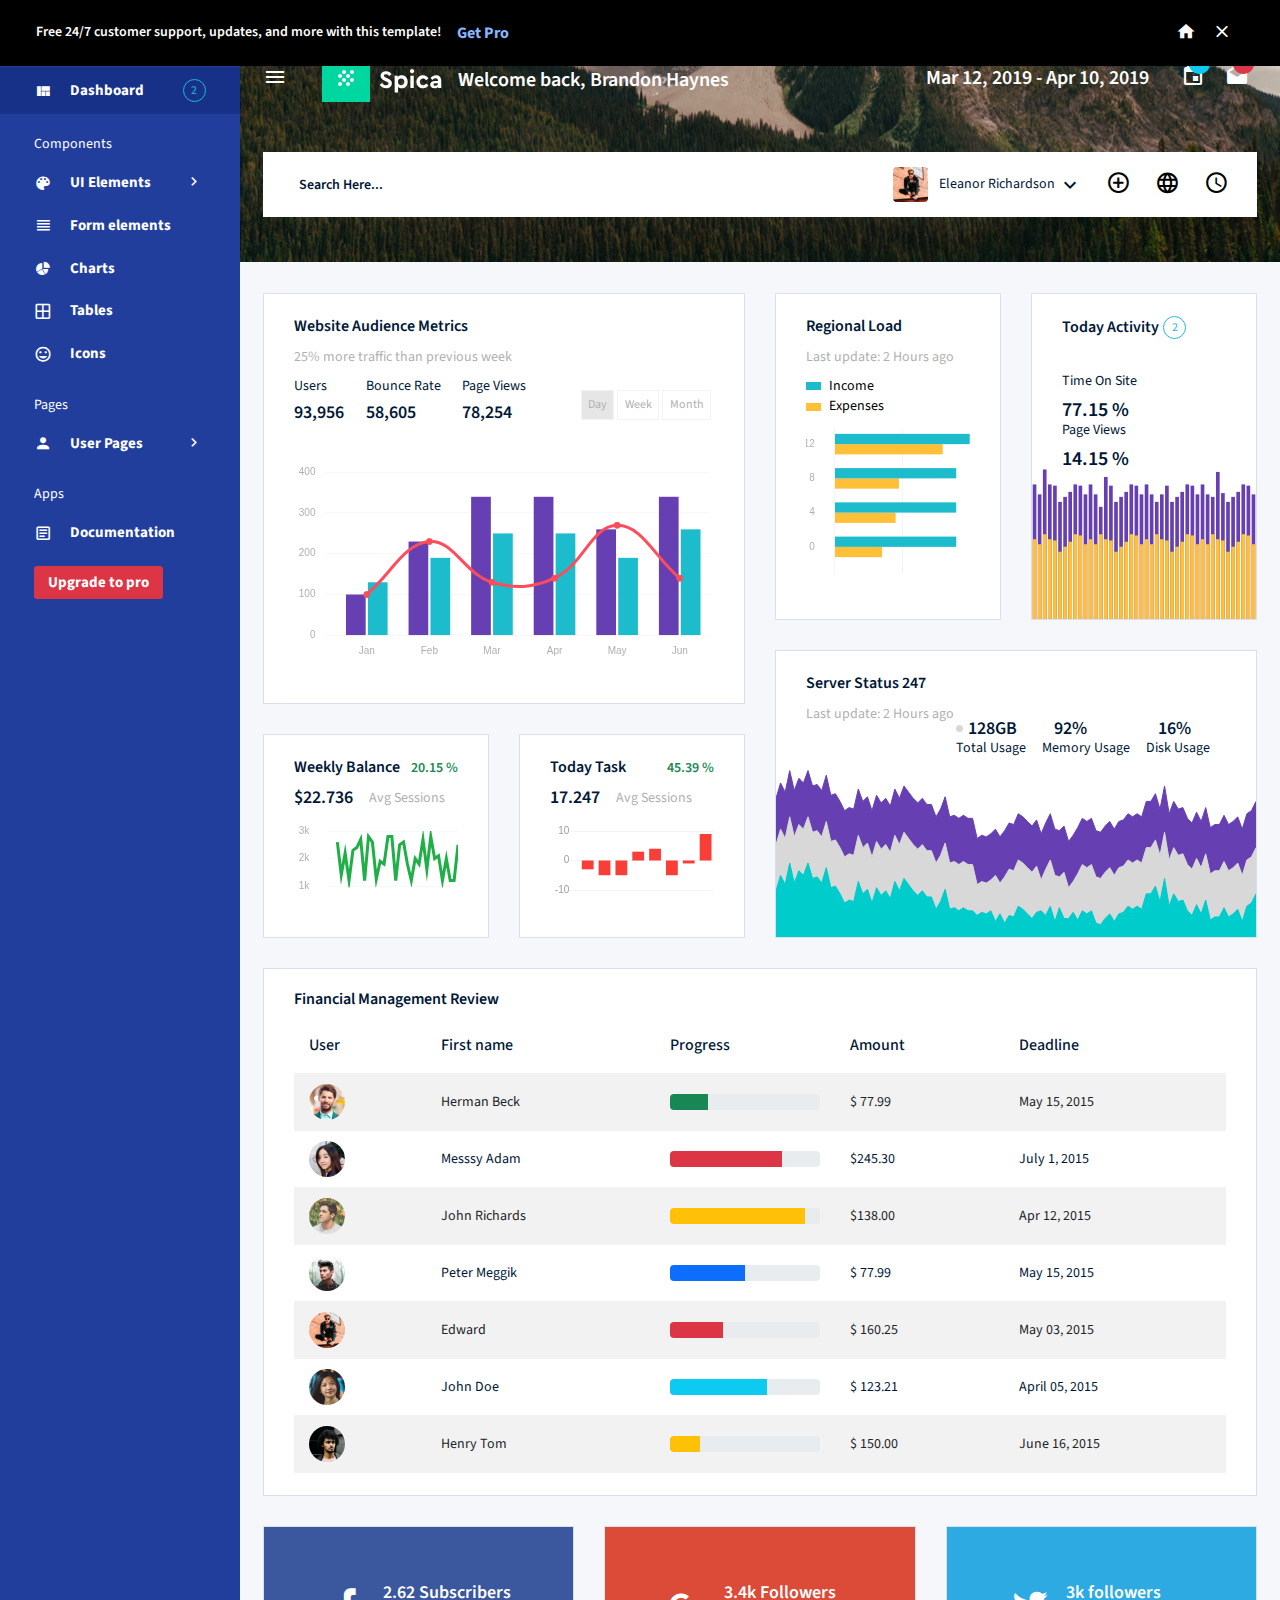
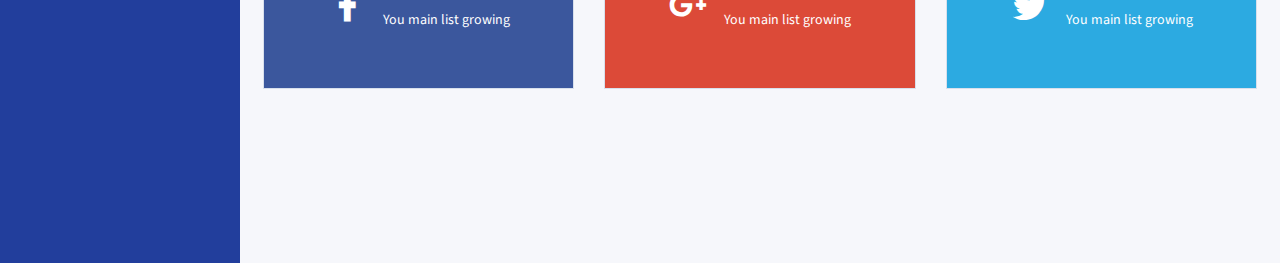
<file: admin/index.html>
<!DOCTYPE html>
<html lang="en">

<head>
  <!-- Required meta tags -->
  <meta charset="utf-8">
  <meta name="viewport" content="width=device-width, initial-scale=1, shrink-to-fit=no">
  <title>Spica Admin</title>
  <!-- base:css -->
  <link rel="stylesheet" href="vendors/mdi/css/materialdesignicons.min.css">
  <link rel="stylesheet" href="vendors/css/vendor.bundle.base.css">
  <!-- endinject -->
  <!-- plugin css for this page -->
  <!-- End plugin css for this page -->
  <!-- inject:css -->
  <link rel="stylesheet" href="css/style.css">
  <!-- endinject -->
  <link rel="shortcut icon" href="images/favicon.png" />
</head>
<body>
  <div class="container-scroller d-flex">
    <div class="row p-0 m-0 proBanner" id="proBanner">
      <div class="col-md-12 p-0 m-0">
        <div class="card-body card-body-padding d-flex align-items-center justify-content-between">
          <div class="ps-lg-1">
            <div class="d-flex align-items-center justify-content-between">
              <p class="mb-0 font-weight-medium me-3 buy-now-text">Free 24/7 customer support, updates, and more with this template!</p>
              <a href="https://www.bootstrapdash.com/product/spica-admin/?utm_source=organic&utm_medium=banner&utm_campaign=buynow_demo" target="_blank" class="btn me-2 buy-now-btn border-0">Get Pro</a>
            </div>
          </div>
          <div class="d-flex align-items-center justify-content-between">
            <a href="https://www.bootstrapdash.com/product/spica-admin/"><i class="mdi mdi-home me-3 text-white"></i></a>
            <button id="bannerClose" class="btn border-0 p-0">
              <i class="mdi mdi-close text-white mr-0"></i>
            </button>
          </div>
        </div>
      </div>
    </div>
    <!-- partial:./partials/_sidebar.html -->
    <nav class="sidebar sidebar-offcanvas" id="sidebar">
      <ul class="nav">
        <li class="nav-item sidebar-category">
          <p>Navigation</p>
          <span></span>
        </li>
        <li class="nav-item">
          <a class="nav-link" href="index.html">
            <i class="mdi mdi-view-quilt menu-icon"></i>
            <span class="menu-title">Dashboard</span>
            <div class="badge badge-info badge-pill">2</div>
          </a>
        </li>
        <li class="nav-item sidebar-category">
          <p>Components</p>
          <span></span>
        </li>
        <li class="nav-item">
          <a class="nav-link" data-bs-toggle="collapse" href="#ui-basic" aria-expanded="false" aria-controls="ui-basic">
            <i class="mdi mdi-palette menu-icon"></i>
            <span class="menu-title">UI Elements</span>
            <i class="menu-arrow"></i>
          </a>
          <div class="collapse" id="ui-basic">
            <ul class="nav flex-column sub-menu">
              <li class="nav-item"> <a class="nav-link" href="pages/ui-features/buttons.html">Buttons</a></li>
              <li class="nav-item"> <a class="nav-link" href="pages/ui-features/typography.html">Typography</a></li>
            </ul>
          </div>
        </li>
        <li class="nav-item">
          <a class="nav-link" href="pages/forms/basic_elements.html">
            <i class="mdi mdi-view-headline menu-icon"></i>
            <span class="menu-title">Form elements</span>
          </a>
        </li>
        <li class="nav-item">
          <a class="nav-link" href="pages/charts/chartjs.html">
            <i class="mdi mdi-chart-pie menu-icon"></i>
            <span class="menu-title">Charts</span>
          </a>
        </li>
        <li class="nav-item">
          <a class="nav-link" href="pages/tables/basic-table.html">
            <i class="mdi mdi-grid-large menu-icon"></i>
            <span class="menu-title">Tables</span>
          </a>
        </li>
        <li class="nav-item">
          <a class="nav-link" href="pages/icons/mdi.html">
            <i class="mdi mdi-emoticon menu-icon"></i>
            <span class="menu-title">Icons</span>
          </a>
        </li>
        <li class="nav-item sidebar-category">
          <p>Pages</p>
          <span></span>
        </li>
        <li class="nav-item">
          <a class="nav-link" data-bs-toggle="collapse" href="#auth" aria-expanded="false" aria-controls="auth">
            <i class="mdi mdi-account menu-icon"></i>
            <span class="menu-title">User Pages</span>
            <i class="menu-arrow"></i>
          </a>
          <div class="collapse" id="auth">
            <ul class="nav flex-column sub-menu">
              <li class="nav-item"> <a class="nav-link" href="pages/samples/login.html"> Login </a></li>
              <li class="nav-item"> <a class="nav-link" href="pages/samples/login-2.html"> Login 2 </a></li>
              <li class="nav-item"> <a class="nav-link" href="pages/samples/register.html"> Register </a></li>
              <li class="nav-item"> <a class="nav-link" href="pages/samples/register-2.html"> Register 2 </a></li>
              <li class="nav-item"> <a class="nav-link" href="pages/samples/lock-screen.html"> Lockscreen </a></li>
            </ul>
          </div>
        </li>
        <li class="nav-item sidebar-category">
          <p>Apps</p>
          <span></span>
        </li>
        <li class="nav-item">
          <a class="nav-link" href="docs/documentation.html">
            <i class="mdi mdi-file-document-box-outline menu-icon"></i>
            <span class="menu-title">Documentation</span>
          </a>
        </li>
        <li class="nav-item">
          <a class="nav-link" href="https://www.bootstrapdash.com/product/spica-admin/">
            <button class="btn bg-danger btn-sm menu-title">Upgrade to pro</button>
          </a>
        </li>
      </ul>
    </nav>
    <!-- partial -->
    <div class="container-fluid page-body-wrapper">
      <!-- partial:./partials/_navbar.html -->
      <nav class="navbar col-lg-12 col-12 px-0 py-0 py-lg-4 d-flex flex-row">
        <div class="navbar-menu-wrapper d-flex align-items-center justify-content-end">
          <button class="navbar-toggler navbar-toggler align-self-center" type="button" data-toggle="minimize">
            <span class="mdi mdi-menu"></span>
          </button>
          <div class="navbar-brand-wrapper">
            <a class="navbar-brand brand-logo" href="index.html"><img src="images/logo.svg" alt="logo"/></a>
            <a class="navbar-brand brand-logo-mini" href="index.html"><img src="images/logo-mini.svg" alt="logo"/></a>
          </div>
          <h4 class="font-weight-bold mb-0 d-none d-md-block mt-1">Welcome back, Brandon Haynes</h4>
          <ul class="navbar-nav navbar-nav-right">
            <li class="nav-item">
              <h4 class="mb-0 font-weight-bold d-none d-xl-block">Mar 12, 2019 - Apr 10, 2019</h4>
            </li>
            <li class="nav-item dropdown me-1">
              <a class="nav-link count-indicator dropdown-toggle d-flex justify-content-center align-items-center" id="messageDropdown" href="#" data-bs-toggle="dropdown">
                <i class="mdi mdi-calendar mx-0"></i>
                <span class="count bg-info">2</span>
              </a>
              <div class="dropdown-menu dropdown-menu-right navbar-dropdown preview-list" aria-labelledby="messageDropdown">
                <p class="mb-0 font-weight-normal float-left dropdown-header">Messages</p>
                <a class="dropdown-item preview-item">
                  <div class="preview-thumbnail">
                      <img src="images/faces/face4.jpg" alt="image" class="profile-pic">
                  </div>
                  <div class="preview-item-content flex-grow">
                    <h6 class="preview-subject ellipsis font-weight-normal">David Grey
                    </h6>
                    <p class="font-weight-light small-text text-muted mb-0">
                      The meeting is cancelled
                    </p>
                  </div>
                </a>
                <a class="dropdown-item preview-item">
                  <div class="preview-thumbnail">
                      <img src="images/faces/face2.jpg" alt="image" class="profile-pic">
                  </div>
                  <div class="preview-item-content flex-grow">
                    <h6 class="preview-subject ellipsis font-weight-normal">Tim Cook
                    </h6>
                    <p class="font-weight-light small-text text-muted mb-0">
                      New product launch
                    </p>
                  </div>
                </a>
                <a class="dropdown-item preview-item">
                  <div class="preview-thumbnail">
                      <img src="images/faces/face3.jpg" alt="image" class="profile-pic">
                  </div>
                  <div class="preview-item-content flex-grow">
                    <h6 class="preview-subject ellipsis font-weight-normal"> Johnson
                    </h6>
                    <p class="font-weight-light small-text text-muted mb-0">
                      Upcoming board meeting
                    </p>
                  </div>
                </a>
              </div>
            </li>
            <li class="nav-item dropdown me-2">
              <a class="nav-link count-indicator dropdown-toggle d-flex align-items-center justify-content-center" id="notificationDropdown" href="#" data-bs-toggle="dropdown">
                <i class="mdi mdi-email-open mx-0"></i>
                <span class="count bg-danger">1</span>
              </a>
              <div class="dropdown-menu dropdown-menu-right navbar-dropdown preview-list" aria-labelledby="notificationDropdown">
                <p class="mb-0 font-weight-normal float-left dropdown-header">Notifications</p>
                <a class="dropdown-item preview-item">
                  <div class="preview-thumbnail">
                    <div class="preview-icon bg-success">
                      <i class="mdi mdi-information mx-0"></i>
                    </div>
                  </div>
                  <div class="preview-item-content">
                    <h6 class="preview-subject font-weight-normal">Application Error</h6>
                    <p class="font-weight-light small-text mb-0 text-muted">
                      Just now
                    </p>
                  </div>
                </a>
                <a class="dropdown-item preview-item">
                  <div class="preview-thumbnail">
                    <div class="preview-icon bg-warning">
                      <i class="mdi mdi-settings mx-0"></i>
                    </div>
                  </div>
                  <div class="preview-item-content">
                    <h6 class="preview-subject font-weight-normal">Settings</h6>
                    <p class="font-weight-light small-text mb-0 text-muted">
                      Private message
                    </p>
                  </div>
                </a>
                <a class="dropdown-item preview-item">
                  <div class="preview-thumbnail">
                    <div class="preview-icon bg-info">
                      <i class="mdi mdi-account-box mx-0"></i>
                    </div>
                  </div>
                  <div class="preview-item-content">
                    <h6 class="preview-subject font-weight-normal">New user registration</h6>
                    <p class="font-weight-light small-text mb-0 text-muted">
                      2 days ago
                    </p>
                  </div>
                </a>
              </div>
            </li>
          </ul>
          <button class="navbar-toggler navbar-toggler-right d-lg-none align-self-center" type="button" data-toggle="offcanvas">
            <span class="mdi mdi-menu"></span>
          </button>
        </div>
        <div class="navbar-menu-wrapper navbar-search-wrapper d-none d-lg-flex align-items-center">
          <ul class="navbar-nav mr-lg-2">
            <li class="nav-item nav-search d-none d-lg-block">
              <div class="input-group">
                <input type="text" class="form-control" placeholder="Search Here..." aria-label="search" aria-describedby="search">
              </div>
            </li>
          </ul>
          <ul class="navbar-nav navbar-nav-right">
            <li class="nav-item nav-profile dropdown">
              <a class="nav-link dropdown-toggle" href="#" data-bs-toggle="dropdown" id="profileDropdown">
                <img src="images/faces/face5.jpg" alt="profile"/>
                <span class="nav-profile-name">Eleanor Richardson</span>
              </a>
              <div class="dropdown-menu dropdown-menu-right navbar-dropdown" aria-labelledby="profileDropdown">
                <a class="dropdown-item">
                  <i class="mdi mdi-settings text-primary"></i>
                  Settings
                </a>
                <a class="dropdown-item">
                  <i class="mdi mdi-logout text-primary"></i>
                  Logout
                </a>
              </div>
            </li>
            <li class="nav-item">
              <a href="#" class="nav-link icon-link">
                <i class="mdi mdi-plus-circle-outline"></i>
              </a>
            </li>
            <li class="nav-item">
              <a href="#" class="nav-link icon-link">
                <i class="mdi mdi-web"></i>
              </a>
            </li>
            <li class="nav-item">
              <a href="#" class="nav-link icon-link">
                <i class="mdi mdi-clock-outline"></i>
              </a>
            </li>
          </ul>
        </div>
      </nav>
      <!-- partial -->
      <div class="main-panel">
        <div class="content-wrapper">
          <div class="row">
            <div class="col-12 col-xl-6 grid-margin stretch-card">
              <div class="row w-100 flex-grow">
                <div class="col-md-12 grid-margin stretch-card">
                  <div class="card">
                    <div class="card-body">
                      <p class="card-title">Website Audience Metrics</p>
                      <p class="text-muted">25% more traffic than previous week</p>
                      <div class="row mb-3">
                        <div class="col-md-7">
                          <div class="d-flex justify-content-between traffic-status">
                            <div class="item">
                              <p class="mb-">Users</p>
                              <h5 class="font-weight-bold mb-0">93,956</h5>
                              <div class="color-border"></div>
                            </div>
                            <div class="item">
                              <p class="mb-">Bounce Rate</p>
                              <h5 class="font-weight-bold mb-0">58,605</h5>
                              <div class="color-border"></div>
                            </div>
                            <div class="item">
                              <p class="mb-">Page Views</p>
                              <h5 class="font-weight-bold mb-0">78,254</h5>
                              <div class="color-border"></div>
                            </div>
                          </div>
                        </div>
                        <div class="col-md-5">
                          <ul class="nav nav-pills nav-pills-custom justify-content-md-end" id="pills-tab-custom"
                            role="tablist">
                            <li class="nav-item">
                              <a class="nav-link active" id="pills-home-tab-custom" data-toggle="pill"
                                href="#pills-health" role="tab" aria-controls="pills-home" aria-selected="true">
                                Day
                              </a>
                            </li>
                            <li class="nav-item">
                              <a class="nav-link" id="pills-profile-tab-custom" data-toggle="pill" href="#pills-career"
                                role="tab" aria-controls="pills-profile" aria-selected="false">
                                Week
                              </a>
                            </li>
                            <li class="nav-item">
                              <a class="nav-link" id="pills-contact-tab-custom" data-toggle="pill" href="#pills-music"
                                role="tab" aria-controls="pills-contact" aria-selected="false">
                                Month
                              </a>
                            </li>
                          </ul>
                        </div>
                      </div>
                      <canvas id="audience-chart"></canvas>
                    </div>
                  </div>
                </div>
                <div class="col-md-6 stretch-card">
                  <div class="card">
                    <div class="card-body">
                      <div class="d-flex align-items-center justify-content-between flex-wrap">
                        <p class="card-title">Weekly Balance</p>
                        <p class="text-success font-weight-medium">20.15 %</p>
                      </div>
                      <div class="d-flex align-items-center flex-wrap mb-3">
                        <h5 class="font-weight-normal mb-0 mb-md-1 mb-lg-0 me-3">$22.736</h5>
                        <p class="text-muted mb-0">Avg Sessions</p>
                      </div>
                      <canvas id="balance-chart" height="130"></canvas>
                    </div>
                  </div>
                </div>
                <div class="col-md-6 stretch-card">
                  <div class="card">
                    <div class="card-body">
                      <div class="d-flex align-items-center justify-content-between flex-wrap">
                        <p class="card-title">Today Task</p>
                        <p class="text-success font-weight-medium">45.39 %</p>
                      </div>
                      <div class="d-flex align-items-center flex-wrap mb-3">
                        <h5 class="font-weight-normal mb-0 mb-md-1 mb-lg-0 me-3">17.247</h5>
                        <p class="text-muted mb-0">Avg Sessions</p>
                      </div>
                      <canvas id="task-chart" height="130"></canvas>
                    </div>
                  </div>
                </div>
              </div>
            </div>
            <div class="col-12 col-xl-6 grid-margin stretch-card">
              <div class="row w-100 flex-grow">
                <div class="col-md-6 grid-margin stretch-card">
                  <div class="card">
                    <div class="card-body">
                      <p class="card-title">Regional Load</p>
                      <p class="text-muted">Last update: 2 Hours ago</p>
                      <div class="regional-chart-legend d-flex align-items-center flex-wrap mb-1"
                        id="regional-chart-legend"></div>
                      <canvas height="280" id="regional-chart"></canvas>
                    </div>
                  </div>
                </div>
                <div class="col-md-6 grid-margin stretch-card">
                  <div class="card">
                    <div class="card-body pb-0">
                      <div class="d-flex align-items-center mb-4">
                        <p class="card-title mb-0 me-1">Today activity</p>
                        <div class="badge badge-info badge-pill">2</div>
                      </div>
                      <div class="d-flex flex-wrap pt-2">
                        <div class="me-4 mb-lg-2 mb-xl-0">
                          <p>Time On Site</p>
                          <h4 class="font-weight-bold mb-0">77.15 %</h4>
                        </div>
                        <div>
                          <p>Page Views</p>
                          <h4 class="font-weight-bold mb-0">14.15 %</h4>
                        </div>
                      </div>
                    </div>
                    <canvas height="150" id="activity-chart"></canvas>
                  </div>
                </div>
                <div class="col-md-12 stretch-card">
                  <div class="card">
                    <div class="card-body pb-0">
                      <p class="card-title">Server Status 247</p>
                      <div class="d-flex justify-content-between flex-wrap">
                        <p class="text-muted">Last update: 2 Hours ago</p>
                        <div class="d-flex align-items-center flex-wrap server-status-legend mt-3 mb-3 mb-md-0">
                          <div class="item me-3">
                            <div class="d-flex align-items-center">
                              <div class="color-bullet"></div>
                              <h5 class="font-weight-bold mb-0">128GB</h5>
                            </div>
                            <p class="mb-">Total Usage</p>
                          </div>
                          <div class="item me-3">
                            <div class="d-flex align-items-center">
                              <div class="color-bullet"></div>
                              <h5 class="font-weight-bold mb-0">92%</h5>
                            </div>
                            <p class="mb-">Memory Usage</p>
                          </div>
                          <div class="item me-3">
                            <div class="d-flex align-items-center">
                              <div class="color-bullet"></div>
                              <h5 class="font-weight-bold mb-0">16%</h5>
                            </div>
                            <p class="mb-">Disk Usage</p>
                          </div>
                        </div>
                      </div>
                    </div>
                    <canvas height="170" id="status-chart"></canvas>
                  </div>
                </div>
              </div>
            </div>
          </div>
          <div class="row">
            <div class="col-lg-12 grid-margin stretch-card">
              <div class="card">
                <div class="card-body">
                  <h4 class="card-title">Financial management review</h4>
                  <div class="table-responsive">
                    <table class="table table-striped">
                      <thead>
                        <tr>
                          <th>
                            User
                          </th>
                          <th>
                            First name
                          </th>
                          <th>
                            Progress
                          </th>
                          <th>
                            Amount
                          </th>
                          <th>
                            Deadline
                          </th>
                        </tr>
                      </thead>
                      <tbody>
                        <tr>
                          <td class="py-1">
                            <img src="images/faces/face1.jpg" alt="image"/>
                          </td>
                          <td>
                            Herman Beck
                          </td>
                          <td>
                            <div class="progress">
                              <div class="progress-bar bg-success" role="progressbar" style="width: 25%" aria-valuenow="25" aria-valuemin="0" aria-valuemax="100"></div>
                            </div>
                          </td>
                          <td>
                            $ 77.99
                          </td>
                          <td>
                            May 15, 2015
                          </td>
                        </tr>
                        <tr>
                          <td class="py-1">
                            <img src="images/faces/face2.jpg" alt="image"/>
                          </td>
                          <td>
                            Messsy Adam
                          </td>
                          <td>
                            <div class="progress">
                              <div class="progress-bar bg-danger" role="progressbar" style="width: 75%" aria-valuenow="75" aria-valuemin="0" aria-valuemax="100"></div>
                            </div>
                          </td>
                          <td>
                            $245.30
                          </td>
                          <td>
                            July 1, 2015
                          </td>
                        </tr>
                        <tr>
                          <td class="py-1">
                            <img src="images/faces/face3.jpg" alt="image"/>
                          </td>
                          <td>
                            John Richards
                          </td>
                          <td>
                            <div class="progress">
                              <div class="progress-bar bg-warning" role="progressbar" style="width: 90%" aria-valuenow="90" aria-valuemin="0" aria-valuemax="100"></div>
                            </div>
                          </td>
                          <td>
                            $138.00
                          </td>
                          <td>
                            Apr 12, 2015
                          </td>
                        </tr>
                        <tr>
                          <td class="py-1">
                            <img src="images/faces/face4.jpg" alt="image"/>
                          </td>
                          <td>
                            Peter Meggik
                          </td>
                          <td>
                            <div class="progress">
                              <div class="progress-bar bg-primary" role="progressbar" style="width: 50%" aria-valuenow="50" aria-valuemin="0" aria-valuemax="100"></div>
                            </div>
                          </td>
                          <td>
                            $ 77.99
                          </td>
                          <td>
                            May 15, 2015
                          </td>
                        </tr>
                        <tr>
                          <td class="py-1">
                            <img src="images/faces/face5.jpg" alt="image"/>
                          </td>
                          <td>
                            Edward
                          </td>
                          <td>
                            <div class="progress">
                              <div class="progress-bar bg-danger" role="progressbar" style="width: 35%" aria-valuenow="35" aria-valuemin="0" aria-valuemax="100"></div>
                            </div>
                          </td>
                          <td>
                            $ 160.25
                          </td>
                          <td>
                            May 03, 2015
                          </td>
                        </tr>
                        <tr>
                          <td class="py-1">
                            <img src="images/faces/face6.jpg" alt="image"/>
                          </td>
                          <td>
                            John Doe
                          </td>
                          <td>
                            <div class="progress">
                              <div class="progress-bar bg-info" role="progressbar" style="width: 65%" aria-valuenow="65" aria-valuemin="0" aria-valuemax="100"></div>
                            </div>
                          </td>
                          <td>
                            $ 123.21
                          </td>
                          <td>
                            April 05, 2015
                          </td>
                        </tr>
                        <tr>
                          <td class="py-1">
                            <img src="images/faces/face7.jpg" alt="image"/>
                          </td>
                          <td>
                            Henry Tom
                          </td>
                          <td>
                            <div class="progress">
                              <div class="progress-bar bg-warning" role="progressbar" style="width: 20%" aria-valuenow="20" aria-valuemin="0" aria-valuemax="100"></div>
                            </div>
                          </td>
                          <td>
                            $ 150.00
                          </td>
                          <td>
                            June 16, 2015
                          </td>
                        </tr>
                      </tbody>
                    </table>
                  </div>
                </div>
              </div>
            </div>
          </div>
          <!-- row end -->
          <div class="row">
            <div class="col-md-4 grid-margin stretch-card">
              <div class="card bg-facebook d-flex align-items-center">
                <div class="card-body py-5">
                  <div
                    class="d-flex flex-row align-items-center flex-wrap justify-content-md-center justify-content-xl-start py-1">
                    <i class="mdi mdi-facebook text-white icon-lg"></i>
                    <div class="ms-3 ml-md-0 ml-xl-3">
                      <h5 class="text-white font-weight-bold">2.62 Subscribers</h5>
                      <p class="mt-2 text-white card-text">You main list growing</p>
                    </div>
                  </div>
                </div>
              </div>
            </div>
            <div class="col-md-4 grid-margin stretch-card">
              <div class="card bg-google d-flex align-items-center">
                <div class="card-body py-5">
                  <div
                    class="d-flex flex-row align-items-center flex-wrap justify-content-md-center justify-content-xl-start py-1">
                    <i class="mdi mdi-google-plus text-white icon-lg"></i>
                    <div class="ms-3 ml-md-0 ml-xl-3">
                      <h5 class="text-white font-weight-bold">3.4k Followers</h5>
                      <p class="mt-2 text-white card-text">You main list growing</p>
                    </div>
                  </div>
                </div>
              </div>
            </div>
            <div class="col-md-4 grid-margin stretch-card">
              <div class="card bg-twitter d-flex align-items-center">
                <div class="card-body py-5">
                  <div
                    class="d-flex flex-row align-items-center flex-wrap justify-content-md-center justify-content-xl-start py-1">
                    <i class="mdi mdi-twitter text-white icon-lg"></i>
                    <div class="ms-3 ml-md-0 ml-xl-3">
                      <h5 class="text-white font-weight-bold">3k followers</h5>
                      <p class="mt-2 text-white card-text">You main list growing</p>
                    </div>
                  </div>
                </div>
              </div>
            </div>
          </div>
          <!-- row end -->
        </div>
        <!-- content-wrapper ends -->
        <!-- partial:./partials/_footer.html -->
        <footer class="footer">
          <div class="card">
            <div class="card-body">
              <div class="d-sm-flex justify-content-center justify-content-sm-between py-2">
                <span class="text-muted text-center text-sm-left d-block d-sm-inline-block">Copyright © <a href="https://www.bootstrapdash.com/" target="_blank">bootstrapdash.com </a>2021</span>
                <span class="float-none float-sm-right d-block mt-1 mt-sm-0 text-center">Only the best <a href="https://www.bootstrapdash.com/" target="_blank"> Bootstrap dashboard </a> templates</span>
              </div>
            </div>
          </div>
        </footer>
        <!-- partial -->
      </div>
      <!-- main-panel ends -->
    </div>
    <!-- page-body-wrapper ends -->
  </div>
  <!-- container-scroller -->

  <!-- base:js -->
  <script src="vendors/js/vendor.bundle.base.js"></script>
  <!-- endinject -->
  <!-- Plugin js for this page-->
  <script src="vendors/chart.js/Chart.min.js"></script>
  <script src="js/jquery.cookie.js" type="text/javascript"></script>
  <!-- End plugin js for this page-->
  <!-- inject:js -->
  <script src="js/off-canvas.js"></script>
  <script src="js/hoverable-collapse.js"></script>
  <script src="js/template.js"></script>
  <!-- endinject -->
  <!-- plugin js for this page -->
    <script src="js/jquery.cookie.js" type="text/javascript"></script>
  <!-- End plugin js for this page -->
  <!-- Custom js for this page-->
  <script src="js/dashboard.js"></script>
  <!-- End custom js for this page-->
</body>

</html>
</file>
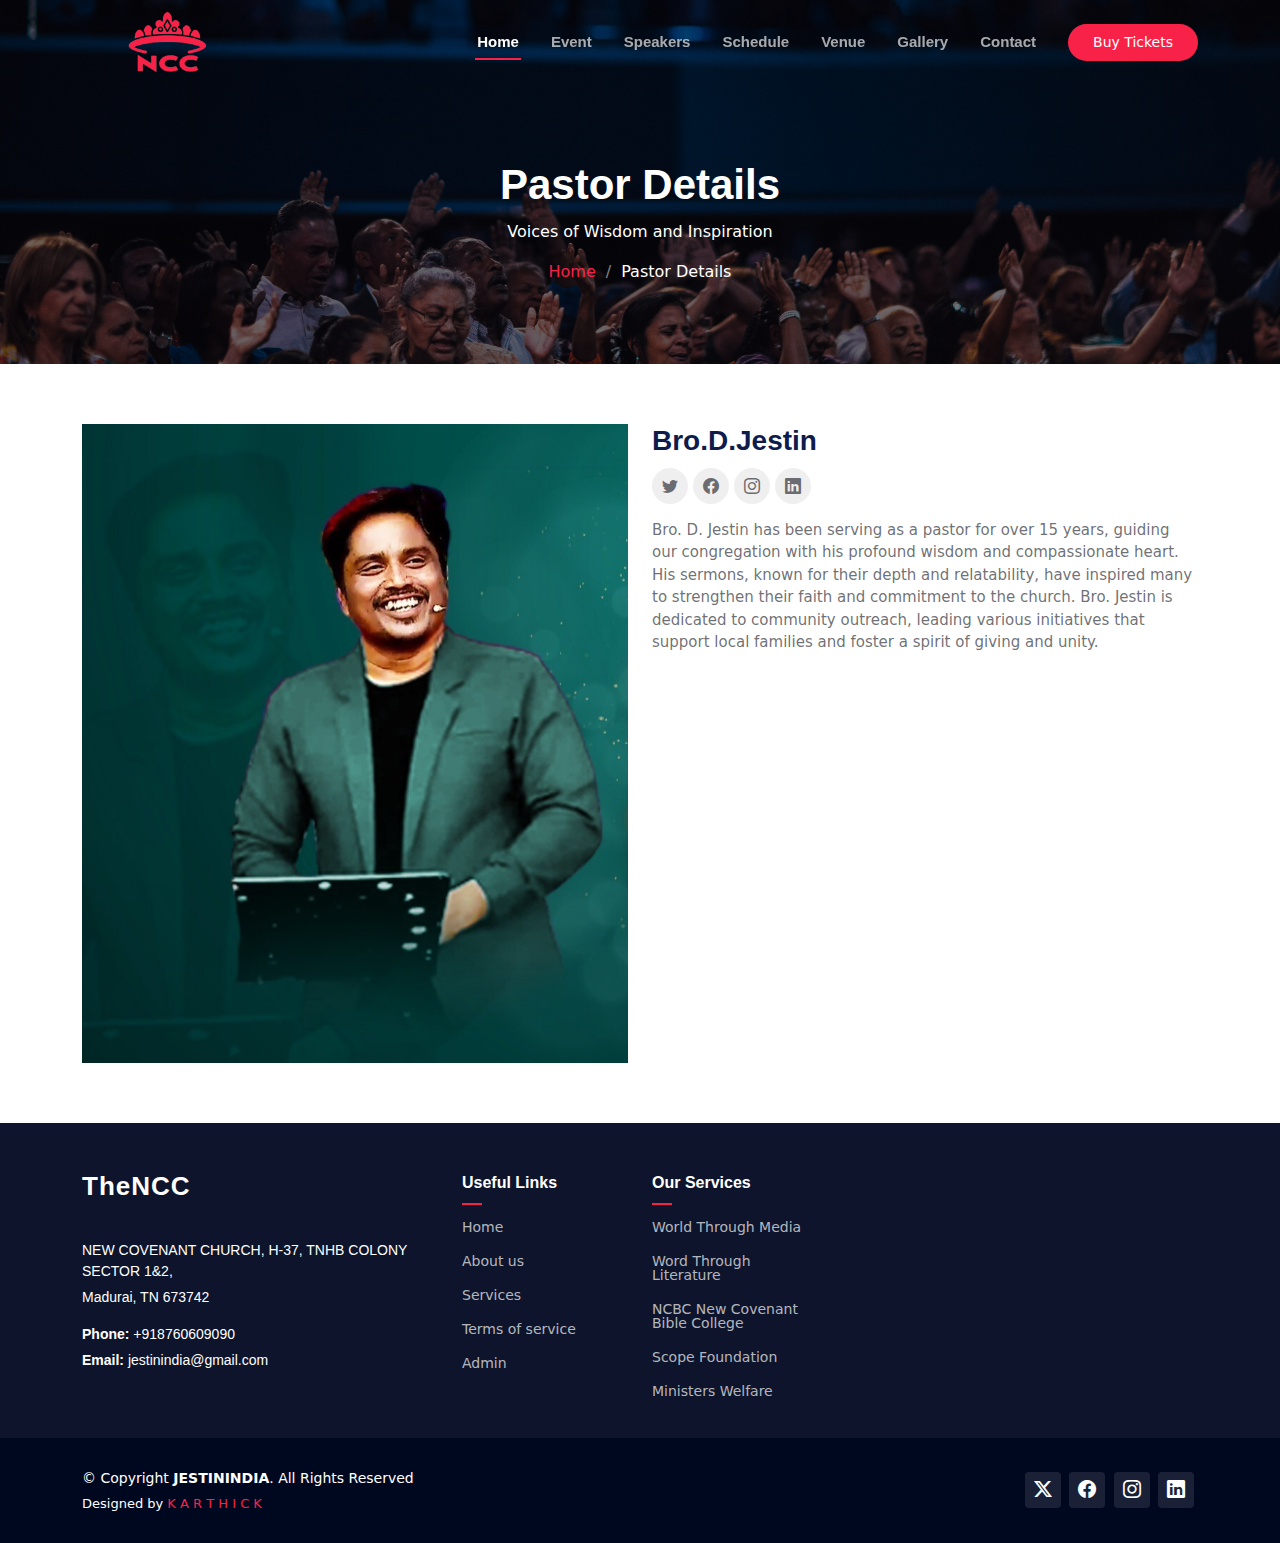
<file: speaker-details.html>
<!DOCTYPE html>
<html lang="en">

<head>
  <meta charset="utf-8">
  <meta content="width=device-width, initial-scale=1.0" name="viewport">
  <title>J E S T I N</title>
  <meta content="" name="description">
  <meta content="" name="keywords">

  <!-- Favicons -->
  <link href="assets/img/favicon2.png" rel="icon">
  <link href="assets/img/apple-touch-icon.png" rel="apple-touch-icon">

  <!-- Fonts -->
  <link href="https://fonts.googleapis.com" rel="preconnect">
  <link href="https://fonts.gstatic.com" rel="preconnect" crossorigin>
  <link href="https://fonts.googleapis.com" rel="preconnect">

  <!-- Vendor CSS Files -->
  <link href="assets/vendor/bootstrap/css/bootstrap.min.css" rel="stylesheet">
  <link href="assets/vendor/bootstrap-icons/bootstrap-icons.css" rel="stylesheet">
  <link href="assets/vendor/aos/aos.css" rel="stylesheet">
  <link href="assets/vendor/glightbox/css/glightbox.min.css" rel="stylesheet">
  <link href="assets/vendor/swiper/swiper-bundle.min.css" rel="stylesheet">

  <!-- Main CSS File -->
  <link href="assets/css/main.css" rel="stylesheet">

  <!-- =======================================================
  * Template Name: TheEvent
  * Template URL: https://bootstrapmade.com/theevent-conference-event-bootstrap-template/
  * Updated: Jun 06 2024 with Bootstrap v5.3.3
  * Author: BootstrapMade.com
  * License: https://bootstrapmade.com/license/
  ======================================================== -->
</head>

<body class="speaker-details-page">

  <header id="header" class="header d-flex align-items-center fixed-top">
    <div class="container-fluid container-xl position-relative d-flex align-items-center">

      <a href="index.html" class="logo d-flex align-items-center me-auto">
        <img src="assets/img/logonew.png" alt="">
        <!-- Uncomment the line below if you also wish to use an text logo -->
        <!-- <h1 class="sitename">TheEvent</h1>  -->
      </a>

      <nav id="navmenu" class="navmenu">
        <ul>
          <li><a href="#hero" class="active">Home<br></a></li>
          <li><a href="#hotels">Event<br></a></li>
          <li><a href="#speakers">Speakers</a></li>
          <li><a href="#schedule">Schedule</a></li>
          <li><a href="#venue">Venue</a></li>
          <!-- <li><a href="#hotels">Hotels</a></li> -->
          <li><a href="#gallery">Gallery</a></li>
          <!-- <li class="dropdown"><a href="#"><span>Dropdown</span> <i class="bi bi-chevron-down toggle-dropdown"></i></a>
            <ul>
              <li><a href="#">Dropdown 1</a></li>
              <li class="dropdown"><a href="#"><span>Deep Dropdown</s pan> <i class="bi bi-chevron-down toggle-dropdown"></i></a>
                <ul>
                  <li><a href="#">Deep Dropdown 1</a></li>
                  <li><a href="#">Deep Dropdown 2</a></li>
                  <li><a href="#">Deep Dropdown 3</a></li>
                  <li><a href="#">Deep Dropdown 4</a></li>
                  <li><a href="#">Deep Dropdown 5</a></li>
                </ul>
              </li>
              <li><a href="#">Dropdown 2</a></li>
              <li><a href="#">Dropdown 3</a></li>
              <li><a href="#">Dropdown 4</a></li>
            </ul>
          </li> -->
          <li><a href="#contact">Contact</a></li>
        </ul>
        <i class="mobile-nav-toggle d-xl-none bi bi-list"></i>
      </nav>

      <a class="cta-btn d-none d-sm-block" href="#buy-tickets">Buy Tickets</a>

    </div>
  </header>

  <main class="main">

    <!-- Page Title -->
    <div class="page-title" data-aos="fade" style="background-image: url(assets/img/hero-bg4.png);">
      <div class="container position-relative">
        <h1>Pastor Details</h1>
        <p>Voices of Wisdom and Inspiration</p>
        <nav class="breadcrumbs">
          <ol>
            <li><a href="index.html">Home</a></li>
            <li class="current">Pastor Details</li>
          </ol>
        </nav>
      </div>
    </div><!-- End Page Title -->

    <!-- Events Section -->
    <section id="events" class="events section">

      <div class="container" data-aos="fade-up" data-aos-delay="100">

        <div class="row">
          <div class="col-md-6">
            <img src="assets/img/speakers/jestin1.jpg" alt="Speaker" class="img-fluid">
          </div>

          <div class="col-md-6">
            <div class="details">
              <h2>Bro.D.Jestin</h2>
              <div class="social">
                <a href=""><i class="bi bi-twitter"></i></a>
                <a href=""><i class="bi bi-facebook"></i></a>
                <a href=""><i class="bi bi-instagram"></i></a>
                <a href=""><i class="bi bi-linkedin"></i></a>
              </div>
              <p>Bro. D. Jestin has been serving as a pastor for over 15 years, guiding our congregation with his profound wisdom and compassionate heart. His sermons, known for their depth and relatability, have inspired many to strengthen their faith and commitment to the church. Bro. Jestin is dedicated to community outreach, leading various initiatives that support local families and foster a spirit of giving and unity.</p>
            </div>
          </div>

        </div>

      </div>

    </section><!-- /Events Section -->

  </main>

  <footer id="footer" class="footer">

    <div class="footer-top">
      <div class="container">
        <div class="row gy-4">
          <div class="col-lg-4 col-md-6 footer-about">
            <a href="index.html" class="logo d-flex align-items-center">
              <span class="sitename">TheNCC</span>
            </a>
            <div class="footer-contact pt-3">
              <p>  NEW COVENANT CHURCH, 
                H-37, TNHB COLONY  SECTOR 1&2,</p>
              <p>Madurai, TN 673742</p>
              <p class="mt-3"><strong>Phone:</strong> <span>+918760609090</span></p>
              <p><strong>Email:</strong> <span>jestinindia@gmail.com</span></p>
            </div>
          </div>

          <div class="col-lg-2 col-md-3 footer-links">
            <h4>Useful Links</h4>
            <ul>
              <li><a href="#">Home</a></li>
              <li><a href="#">About us</a></li>
              <li><a href="#">Services</a></li>
              <li><a href="#">Terms of service</a></li>
              <li><a href="#">Admin</a></li>
            </ul>
          </div>

          <div class="col-lg-2 col-md-3 footer-links">
            <h4>Our Services</h4>
            <ul>
              <li><a href="#">World Through Media</a></li>
              <li><a href="#">Word Through Literature</a></li>
              <li><a href="#">NCBC New Covenant Bible College</a></li>
              <li><a href="#">Scope Foundation</a></li>
              <li><a href="#">Ministers Welfare</a></li>
            </ul>
          </div>

        

        </div>
      </div>
    </div>

    <div class="copyright text-center">
      <div class="container d-flex flex-column flex-lg-row justify-content-center justify-content-lg-between align-items-center">

        <div class="d-flex flex-column align-items-center align-items-lg-start">
          <div>
            © Copyright <strong><span>JESTININDIA</span></strong>. All Rights Reserved
          </div>
          <div class="credits">
          
            Designed by <a href="http://karthickthecoder.unaux.com/" target="_blank">K A R T H I C K</a>
          </div>
        </div>

        <div class="social-links order-first order-lg-last mb-3 mb-lg-0">
          <a href=""><i class="bi bi-twitter-x"></i></a>
          <a href=""><i class="bi bi-facebook"></i></a>
          <a href=""><i class="bi bi-instagram"></i></a>
          <a href=""><i class="bi bi-linkedin"></i></a>
        </div>

      </div>
    </div>

  </footer>

  <!-- Scroll Top -->
  <a href="#" id="scroll-top" class="scroll-top d-flex align-items-center justify-content-center"><i class="bi bi-arrow-up-short"></i></a>

  <!-- Preloader -->
  <div id="preloader"></div>

  <!-- Vendor JS Files -->
  <script src="assets/vendor/bootstrap/js/bootstrap.bundle.min.js"></script>
  <script src="assets/vendor/php-email-form/validate.js"></script>
  <script src="assets/vendor/aos/aos.js"></script>
  <script src="assets/vendor/glightbox/js/glightbox.min.js"></script>
  <script src="assets/vendor/swiper/swiper-bundle.min.js"></script>

  <!-- Main JS File -->
  <script src="assets/js/main.js"></script>

</body>

</html>
</file>
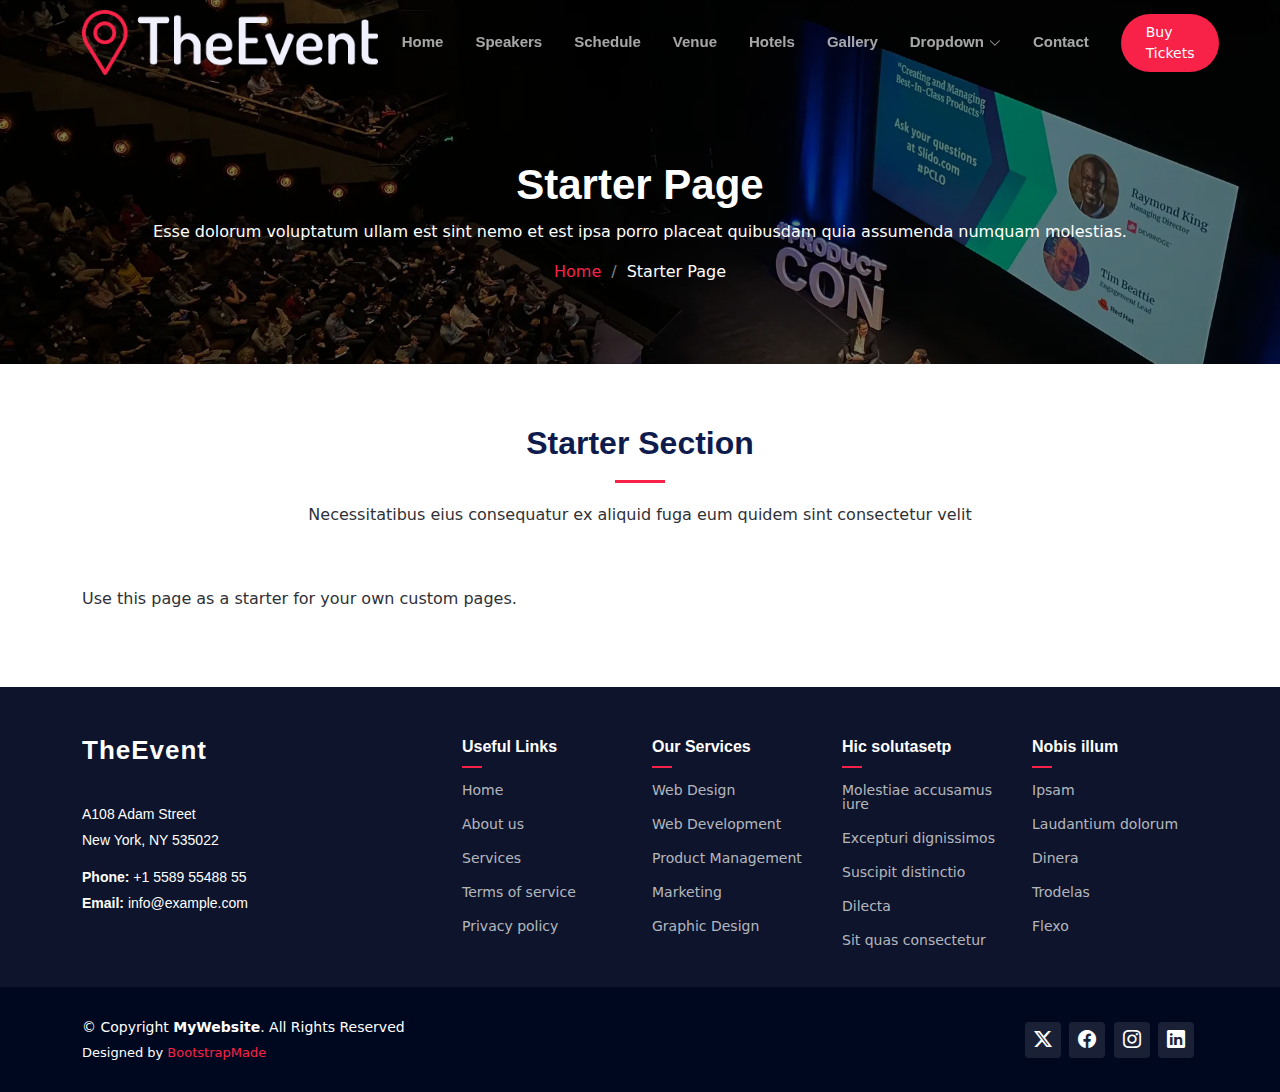
<file: starter-page.html>
<!DOCTYPE html>
<html lang="en">

<head>
  <meta charset="utf-8">
  <meta content="width=device-width, initial-scale=1.0" name="viewport">
  <title>Starter Page - TheEvent Bootstrap Template</title>
  <meta content="" name="description">
  <meta content="" name="keywords">

  <!-- Favicons -->
  <link href="assets/img/favicon.png" rel="icon">
  <link href="assets/img/apple-touch-icon.png" rel="apple-touch-icon">

  <!-- Fonts -->
  <link href="https://fonts.googleapis.com" rel="preconnect">
  <link href="https://fonts.gstatic.com" rel="preconnect" crossorigin>
  <link href="https://fonts.googleapis.com" rel="preconnect">

  <!-- Vendor CSS Files -->
  <link href="assets/vendor/bootstrap/css/bootstrap.min.css" rel="stylesheet">
  <link href="assets/vendor/bootstrap-icons/bootstrap-icons.css" rel="stylesheet">
  <link href="assets/vendor/aos/aos.css" rel="stylesheet">
  <link href="assets/vendor/glightbox/css/glightbox.min.css" rel="stylesheet">
  <link href="assets/vendor/swiper/swiper-bundle.min.css" rel="stylesheet">

  <!-- Main CSS File -->
  <link href="assets/css/main.css" rel="stylesheet">

  <!-- =======================================================
  * Template Name: TheEvent
  * Template URL: https://bootstrapmade.com/theevent-conference-event-bootstrap-template/
  * Updated: Jun 06 2024 with Bootstrap v5.3.3
  * Author: BootstrapMade.com
  * License: https://bootstrapmade.com/license/
  ======================================================== -->
</head>

<body class="starter-page-page">

  <header id="header" class="header d-flex align-items-center fixed-top">
    <div class="container-fluid container-xl position-relative d-flex align-items-center">

      <a href="index.html" class="logo d-flex align-items-center me-auto">
        <img src="assets/img/logo.png" alt="">
        <!-- Uncomment the line below if you also wish to use an text logo -->
        <!-- <h1 class="sitename">TheEvent</h1>  -->
      </a>

      <nav id="navmenu" class="navmenu">
        <ul>
          <li><a href="#hero">Home<br></a></li>
          <li><a href="#speakers">Speakers</a></li>
          <li><a href="#schedule">Schedule</a></li>
          <li><a href="#venue">Venue</a></li>
          <li><a href="#hotels">Hotels</a></li>
          <li><a href="#gallery">Gallery</a></li>
          <li class="dropdown"><a href="#"><span>Dropdown</span> <i class="bi bi-chevron-down toggle-dropdown"></i></a>
            <ul>
              <li><a href="#">Dropdown 1</a></li>
              <li class="dropdown"><a href="#"><span>Deep Dropdown</span> <i class="bi bi-chevron-down toggle-dropdown"></i></a>
                <ul>
                  <li><a href="#">Deep Dropdown 1</a></li>
                  <li><a href="#">Deep Dropdown 2</a></li>
                  <li><a href="#">Deep Dropdown 3</a></li>
                  <li><a href="#">Deep Dropdown 4</a></li>
                  <li><a href="#">Deep Dropdown 5</a></li>
                </ul>
              </li>
              <li><a href="#">Dropdown 2</a></li>
              <li><a href="#">Dropdown 3</a></li>
              <li><a href="#">Dropdown 4</a></li>
            </ul>
          </li>
          <li><a href="#contact">Contact</a></li>
        </ul>
        <i class="mobile-nav-toggle d-xl-none bi bi-list"></i>
      </nav>

      <a class="cta-btn d-none d-sm-block" href="#buy-tickets">Buy Tickets</a>

    </div>
  </header>

  <main class="main">

    <!-- Page Title -->
    <div class="page-title" data-aos="fade" style="background-image: url(assets/img/page-title-bg.webp);">
      <div class="container position-relative">
        <h1>Starter Page</h1>
        <p>Esse dolorum voluptatum ullam est sint nemo et est ipsa porro placeat quibusdam quia assumenda numquam molestias.</p>
        <nav class="breadcrumbs">
          <ol>
            <li><a href="index.html">Home</a></li>
            <li class="current">Starter Page</li>
          </ol>
        </nav>
      </div>
    </div><!-- End Page Title -->

    <!-- Starter Section Section -->
    <section id="starter-section" class="starter-section section">

      <!-- Section Title -->
      <div class="container section-title" data-aos="fade-up">
        <h2>Starter Section</h2>
        <p>Necessitatibus eius consequatur ex aliquid fuga eum quidem sint consectetur velit</p>
      </div><!-- End Section Title -->

      <div class="container" data-aos="fade-up">
        <p>Use this page as a starter for your own custom pages.</p>
      </div>

    </section><!-- /Starter Section Section -->

  </main>

  <footer id="footer" class="footer">

    <div class="footer-top">
      <div class="container">
        <div class="row gy-4">
          <div class="col-lg-4 col-md-6 footer-about">
            <a href="index.html" class="logo d-flex align-items-center">
              <span class="sitename">TheEvent</span>
            </a>
            <div class="footer-contact pt-3">
              <p>A108 Adam Street</p>
              <p>New York, NY 535022</p>
              <p class="mt-3"><strong>Phone:</strong> <span>+1 5589 55488 55</span></p>
              <p><strong>Email:</strong> <span>info@example.com</span></p>
            </div>
          </div>

          <div class="col-lg-2 col-md-3 footer-links">
            <h4>Useful Links</h4>
            <ul>
              <li><a href="#">Home</a></li>
              <li><a href="#">About us</a></li>
              <li><a href="#">Services</a></li>
              <li><a href="#">Terms of service</a></li>
              <li><a href="#">Privacy policy</a></li>
            </ul>
          </div>

          <div class="col-lg-2 col-md-3 footer-links">
            <h4>Our Services</h4>
            <ul>
              <li><a href="#">Web Design</a></li>
              <li><a href="#">Web Development</a></li>
              <li><a href="#">Product Management</a></li>
              <li><a href="#">Marketing</a></li>
              <li><a href="#">Graphic Design</a></li>
            </ul>
          </div>

          <div class="col-lg-2 col-md-3 footer-links">
            <h4>Hic solutasetp</h4>
            <ul>
              <li><a href="#">Molestiae accusamus iure</a></li>
              <li><a href="#">Excepturi dignissimos</a></li>
              <li><a href="#">Suscipit distinctio</a></li>
              <li><a href="#">Dilecta</a></li>
              <li><a href="#">Sit quas consectetur</a></li>
            </ul>
          </div>

          <div class="col-lg-2 col-md-3 footer-links">
            <h4>Nobis illum</h4>
            <ul>
              <li><a href="#">Ipsam</a></li>
              <li><a href="#">Laudantium dolorum</a></li>
              <li><a href="#">Dinera</a></li>
              <li><a href="#">Trodelas</a></li>
              <li><a href="#">Flexo</a></li>
            </ul>
          </div>

        </div>
      </div>
    </div>

    <div class="copyright text-center">
      <div class="container d-flex flex-column flex-lg-row justify-content-center justify-content-lg-between align-items-center">

        <div class="d-flex flex-column align-items-center align-items-lg-start">
          <div>
            © Copyright <strong><span>MyWebsite</span></strong>. All Rights Reserved
          </div>
          <div class="credits">
            <!-- All the links in the footer should remain intact. -->
            <!-- You can delete the links only if you purchased the pro version. -->
            <!-- Licensing information: https://bootstrapmade.com/license/ -->
            <!-- Purchase the pro version with working PHP/AJAX contact form: https://bootstrapmade.com/herobiz-bootstrap-business-template/ -->
            Designed by <a href="https://bootstrapmade.com/">BootstrapMade</a>
          </div>
        </div>

        <div class="social-links order-first order-lg-last mb-3 mb-lg-0">
          <a href=""><i class="bi bi-twitter-x"></i></a>
          <a href=""><i class="bi bi-facebook"></i></a>
          <a href=""><i class="bi bi-instagram"></i></a>
          <a href=""><i class="bi bi-linkedin"></i></a>
        </div>

      </div>
    </div>

  </footer>

  <!-- Scroll Top -->
  <a href="#" id="scroll-top" class="scroll-top d-flex align-items-center justify-content-center"><i class="bi bi-arrow-up-short"></i></a>

  <!-- Preloader -->
  <div id="preloader"></div>

  <!-- Vendor JS Files -->
  <script src="assets/vendor/bootstrap/js/bootstrap.bundle.min.js"></script>
  <script src="assets/vendor/php-email-form/validate.js"></script>
  <script src="assets/vendor/aos/aos.js"></script>
  <script src="assets/vendor/glightbox/js/glightbox.min.js"></script>
  <script src="assets/vendor/swiper/swiper-bundle.min.js"></script>

  <!-- Main JS File -->
  <script src="assets/js/main.js"></script>

</body>

</html>
</file>
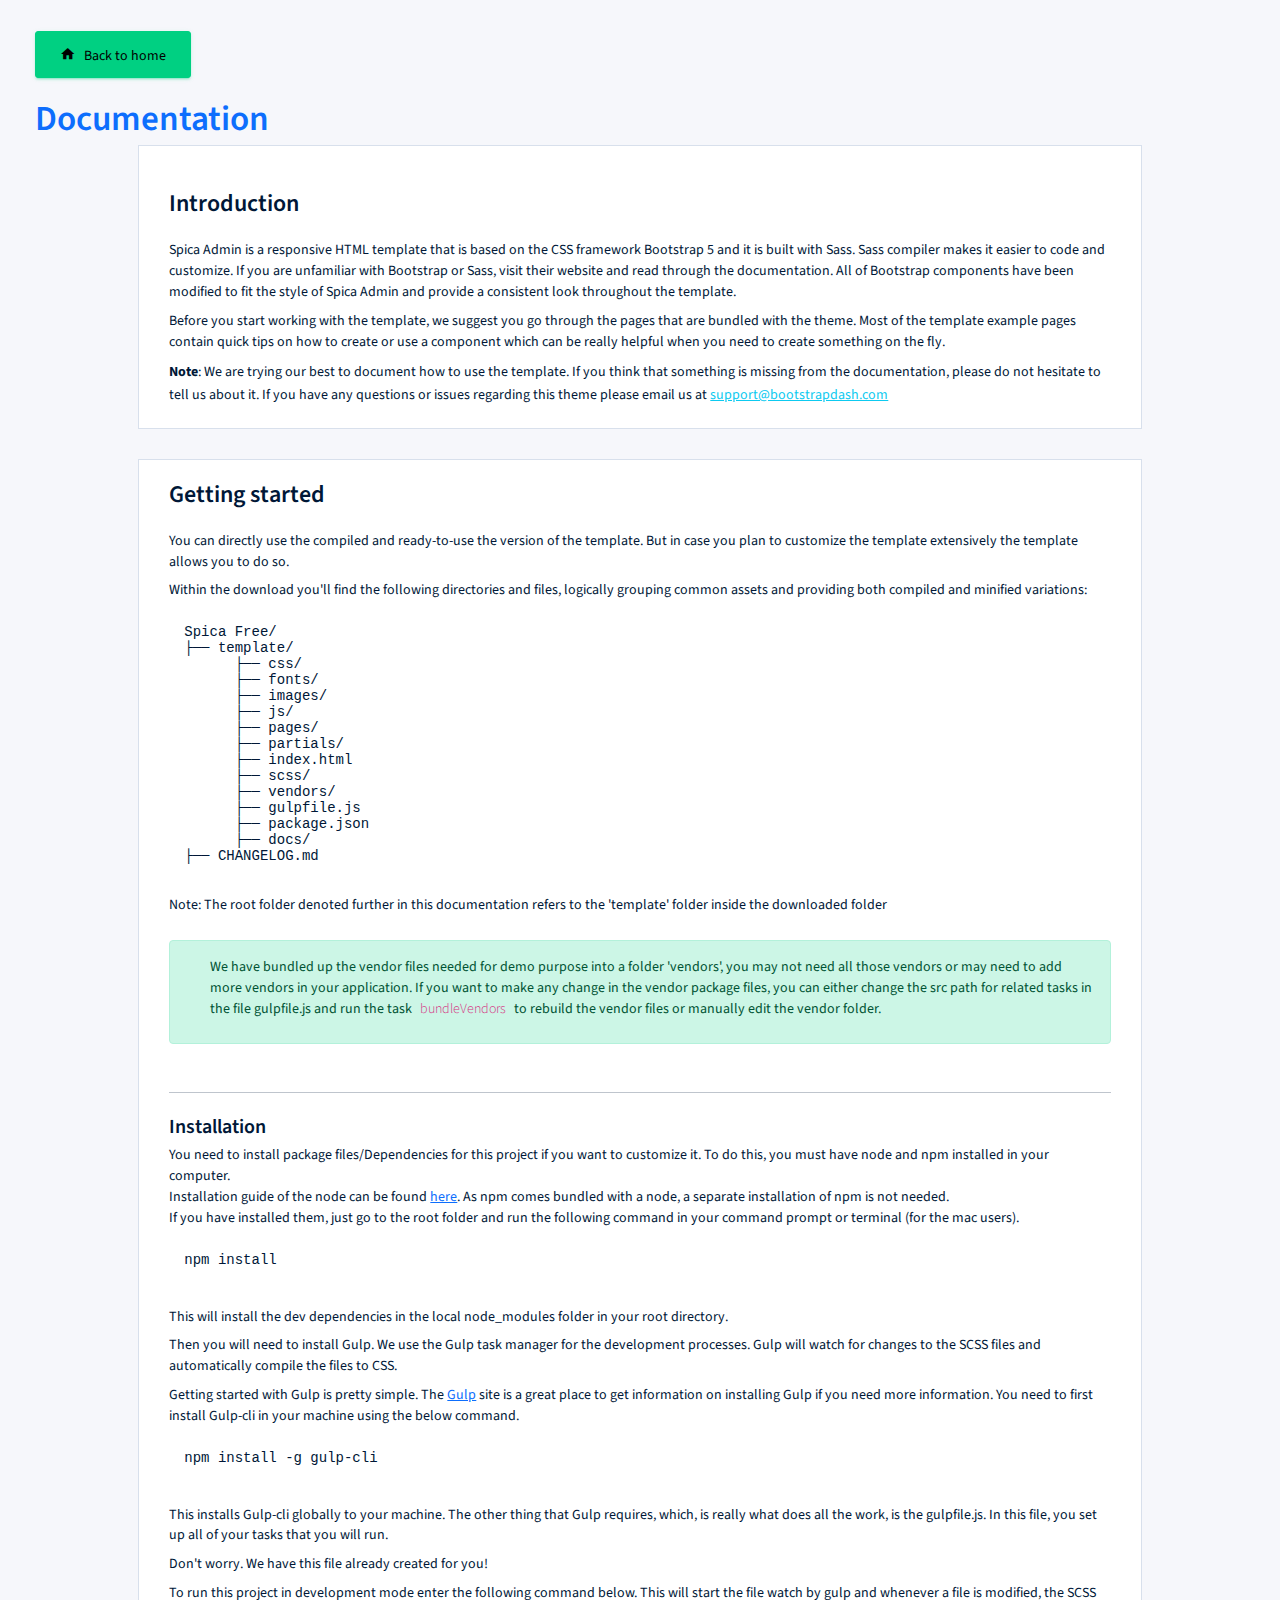
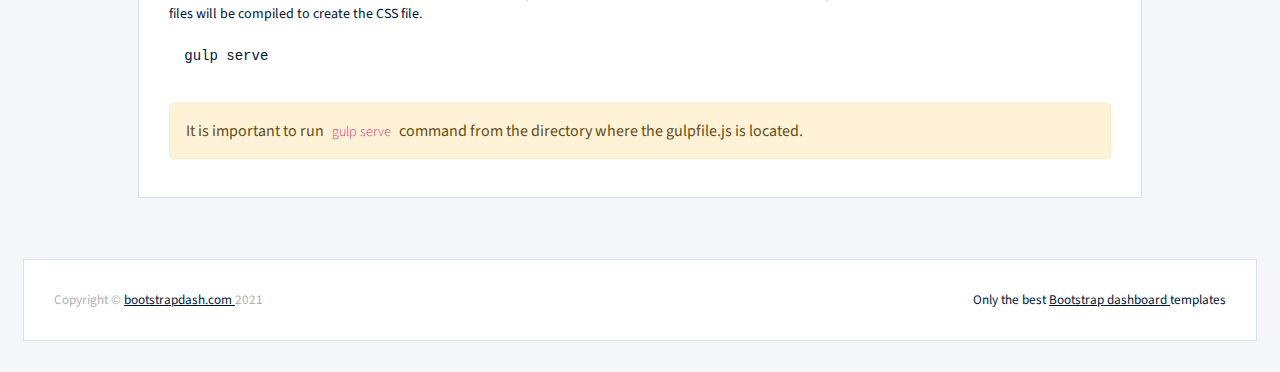
<file: admin/docs/documentation.html>
<!DOCTYPE html>
<html lang="en">

<head>
  <!-- Required meta tags -->
  <meta charset="utf-8">
  <meta name="viewport" content="width=device-width, initial-scale=1, shrink-to-fit=no">
  <title>Spica Admin Dashboard</title>
  <!-- base:css -->
  <link rel="stylesheet" href="../vendors/mdi/css/materialdesignicons.min.css">
  <link rel="stylesheet" href="../vendors/css/vendor.bundle.base.css">
  <!-- endinject -->
  <!-- plugin css for this page -->
  <!-- End plugin css for this page -->
  <!-- inject:css -->
  <link rel="stylesheet" href="../css/style.css">
  <!-- endinject -->
  <link rel="shortcut icon" href="../images/favicon.png" />
</head>
<body>
  <div class="container-scroller">
    <div class="container-fluid page-body-wrapper full-page-wrapper">
      <div class="main-panel w-100  documentation">
        <div class="content-wrapper">
          <div class="container-fluid">
            <div class="row">
              <div class="col-12 doc-header">
                <a class="btn btn-success" href="../index.html"><i class="mdi mdi-home me-2"></i>Back to home</a>
                <h1 class="text-primary mt-4">Documentation</h1>
              </div>
            </div>
            <div class="row doc-content">
              <div class="col-12 col-md-10 offset-md-1">
                <div class="col-12 grid-margin" id="doc-intro">
                    <div class="card">
                        <div class="card-body">
                            <h3 class="mb-4 mt-4">Introduction</h3>
                            <p>Spica Admin is a responsive HTML template that is based on the CSS framework Bootstrap 5 and it is built with Sass. Sass compiler makes it easier to code and customize. If you are unfamiliar with Bootstrap or Sass, visit their
                                website and read through the documentation. All of Bootstrap components have been modified to fit the style of Spica Admin and provide a consistent look throughout the template.</p>
                            <p>Before you start working with the template, we suggest you go through the pages that are bundled with the theme. Most of the template example pages contain quick tips on how to create or use a component which can
                                be really helpful when you need to create something on the fly.</p>
                            <p class="d-inline"><strong>Note</strong>: We are trying our best to document how to use the template. If you think that something is missing from the documentation, please do not hesitate to tell us about it. If you have any questions or issues regarding this theme please email us at <a class="d-inline text-info" href="mailto:support@bootstrapdash.com">support@bootstrapdash.com</a></p>
                        </div>
                    </div>
                </div>
                <div class="col-12 grid-margin" id="doc-started">
                    <div class="card">
                        <div class="card-body">
                            <h3 class="mb-4">Getting started</h3>
                            <p>You can directly use the compiled and ready-to-use the version of the template. But in case you plan to customize the template extensively the template allows you to do so.</p>
                            <p>Within the download you'll find the following directories and files, logically grouping common assets and providing both compiled and minified variations:</p>
                            <pre>
Spica Free/
├── template/
      ├── css/
      ├── fonts/
      ├── images/
      ├── js/
      ├── pages/
      ├── partials/
      ├── index.html
      ├── scss/
      ├── vendors/
      ├── gulpfile.js
      ├── package.json                           
      ├── docs/
├── CHANGELOG.md</pre>
                            <p class="mt-1">Note: The root folder denoted further in this documentation refers to the 'template' folder inside the downloaded folder</p>
                            <div class="alert alert-success mt-4 d-flex align-items-center" role="alert">
                              <i class="ti-info-alt me-4"></i>
                              <p>We have bundled up the vendor files needed for demo purpose into a folder 'vendors', you may not need all those vendors or may need to add more vendors in your application. If you want to make any change in the vendor package files, you can either change the src path for related tasks in the file gulpfile.js and run the task <code> bundleVendors </code>  to rebuild the vendor files or manually edit the vendor folder.</p>
                            </div>
                            <hr class="mt-5">
                            <h4 class="mt-4">Installation</h4>
                            <p class="mb-0">
                              You need to install package files/Dependencies for this project if you want to customize it. To do this, you must have <span class="font-weight-bold">node and npm</span> installed in your computer.
                            </p>
                            <p class="mb-0">Installation guide of the node can be found <a href="https://nodejs.org/en/">here</a>. As npm comes bundled with a node, a separate installation of npm is not needed.</p>
                            <p>
                                If you have installed them, just go to the root folder and run the following command in your command prompt or terminal (for the mac users).
                            </p>
                            <pre class="shell-mode">
npm install</pre>
                            <p class="mt-4">
                              This will install the dev dependencies in the local <span class="font-weight-bold">node_modules</span> folder in your root directory.
                            </p>
                            <p class="mt-2">
                              Then you will need to install <span class="font-weight-bold">Gulp</span>. We use the Gulp task manager for the development processes. Gulp will watch for changes to the SCSS files and automatically compile the files to CSS.
                            </p>
                            <p>Getting started with Gulp is pretty simple. The <a href="https://gulpjs.com/" target="_blank">Gulp</a> site is a great place to get information on installing Gulp if you need more information. You need to first install Gulp-cli in your machine using the below command.</p>
                            <pre class="shell-mode">
npm install -g gulp-cli</pre>
                            <p class="mt-4">This installs Gulp-cli globally to your machine. The other thing that Gulp requires, which, is really what does all the work, is the gulpfile.js. In this file, you set up all of your tasks that you will run.</p>
                            <p>Don't worry. We have this file already created for you!</p>
                            <p>To run this project in development mode enter the following command below. This will start the file watch by gulp and whenever a file is modified, the SCSS files will be compiled to create the CSS file.</p>
<pre class="shell-mode">
gulp serve</pre>           
                            <div class="alert alert-warning mt-4" role="alert">
                              <i class="ti-info-alt-outline"></i>It is important to run <code>gulp serve</code> command from the directory where the gulpfile.js is located.
                            </div>
                        </div>
                    </div>
                </div>
              </div>
            </div>
          </div>
        </div>
        <!-- partial:../partials/_footer.html -->

        <footer class="footer">
          <div class="card">
            <div class="card-body">
              <div class="d-sm-flex justify-content-center justify-content-sm-between py-2">
                <span class="text-muted text-center text-sm-left d-block d-sm-inline-block">Copyright © <a href="https://www.bootstrapdash.com/" target="_blank">bootstrapdash.com </a>2021</span>
                <span class="float-none float-sm-right d-block mt-1 mt-sm-0 text-center">Only the best <a href="https://www.bootstrapdash.com/" target="_blank"> Bootstrap dashboard </a> templates</span>
              </div>
            </div>
          </div>
        </footer>

        <!-- partial -->
      </div>
    </div>
  </div>
  </div>
  <!-- base:js -->
  <script src="../vendors/js/vendor.bundle.base.js"></script>
  <!-- endinject -->
  <!-- inject:js -->
  <script src="../js/off-canvas.js"></script>
  <script src="../js/hoverable-collapse.js"></script>
  <script src="../js/template.js"></script>
  <!-- endinject -->
  <!-- Custom js for this page-->
  <script src="../docs/documentation.js"></script>
  <!-- End custom js for this page-->
</body>

</html>
</file>
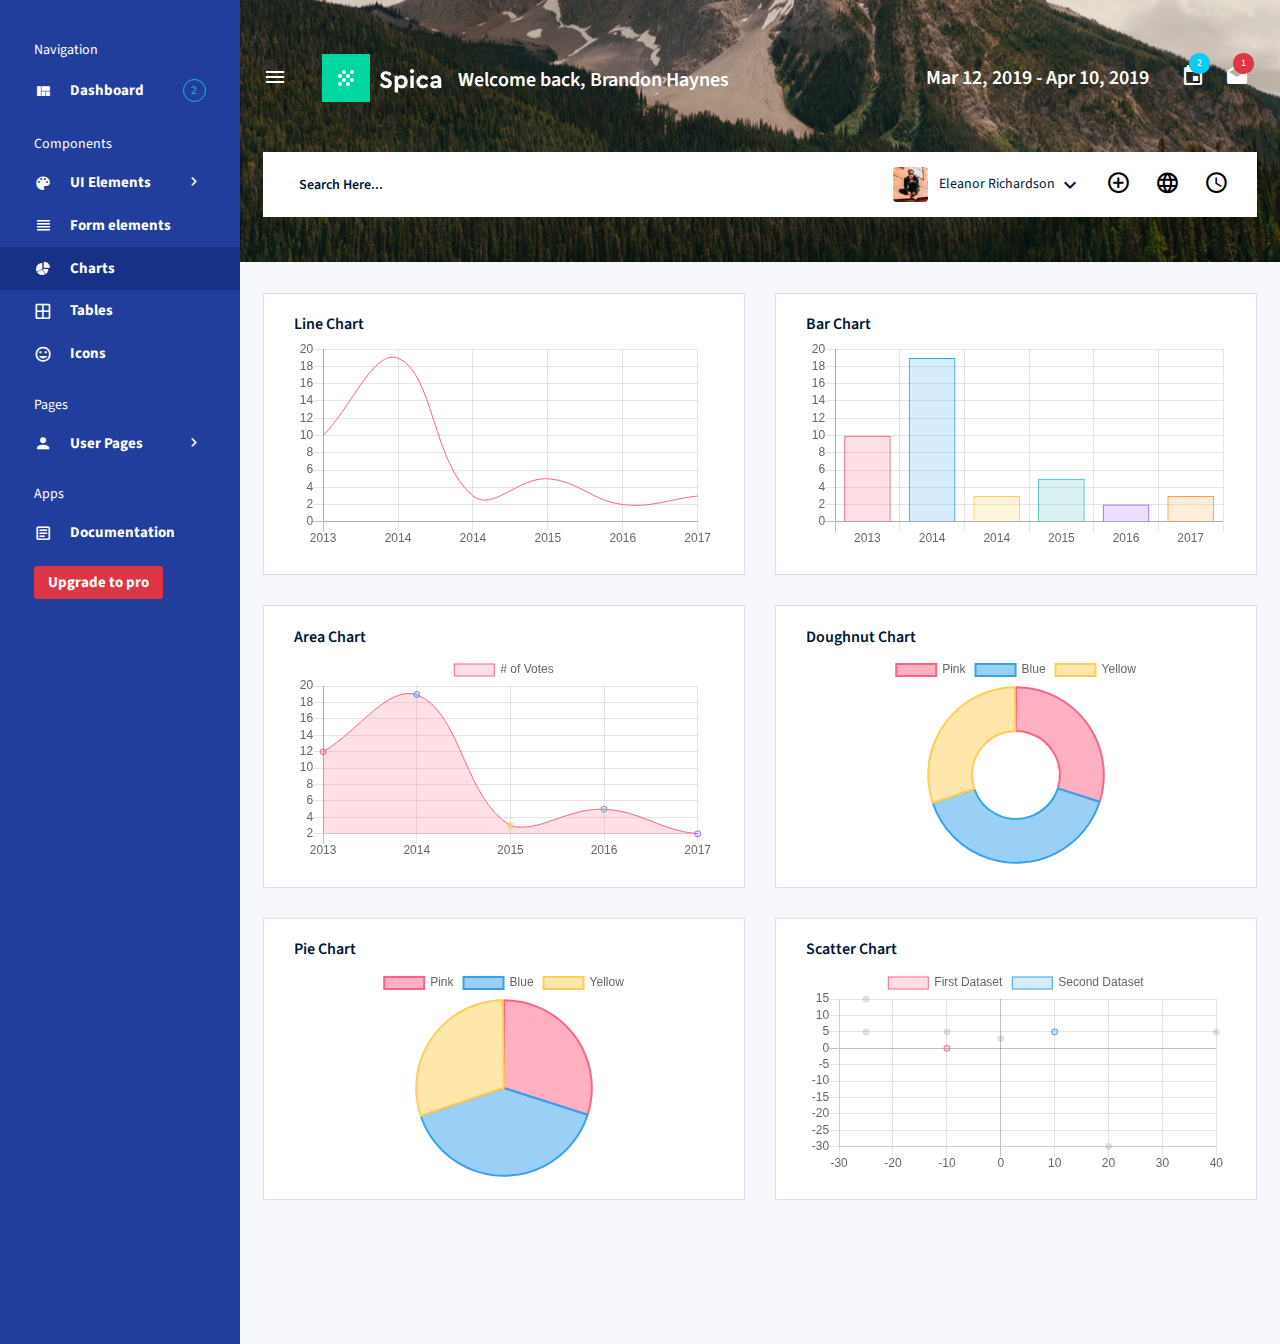
<file: admin/pages/charts/chartjs.html>
<!DOCTYPE html>
<html lang="en">

<head>
  <!-- Required meta tags -->
  <meta charset="utf-8">
  <meta name="viewport" content="width=device-width, initial-scale=1, shrink-to-fit=no">
  <title>Spica Admin</title>
  <!-- base:css -->
  <link rel="stylesheet" href="../../vendors/mdi/css/materialdesignicons.min.css">
  <link rel="stylesheet" href="../../vendors/css/vendor.bundle.base.css">
  <!-- endinject -->
  <!-- inject:css -->
  <link rel="stylesheet" href="../../css/style.css">
  <!-- endinject -->
  <link rel="shortcut icon" href="../../images/favicon.png" />
</head>

<body>
  <div class="container-scroller d-flex">
    <!-- partial:../../partials/_sidebar.html -->
    <nav class="sidebar sidebar-offcanvas" id="sidebar">
      <ul class="nav">
        <li class="nav-item sidebar-category">
          <p>Navigation</p>
          <span></span>
        </li>
        <li class="nav-item">
          <a class="nav-link" href="../../index.html">
            <i class="mdi mdi-view-quilt menu-icon"></i>
            <span class="menu-title">Dashboard</span>
            <div class="badge badge-info badge-pill">2</div>
          </a>
        </li>
        <li class="nav-item sidebar-category">
          <p>Components</p>
          <span></span>
        </li>
        <li class="nav-item">
          <a class="nav-link" data-bs-toggle="collapse" href="#ui-basic" aria-expanded="false" aria-controls="ui-basic">
            <i class="mdi mdi-palette menu-icon"></i>
            <span class="menu-title">UI Elements</span>
            <i class="menu-arrow"></i>
          </a>
          <div class="collapse" id="ui-basic">
            <ul class="nav flex-column sub-menu">
              <li class="nav-item"> <a class="nav-link" href="../../pages/ui-features/buttons.html">Buttons</a></li>
              <li class="nav-item"> <a class="nav-link" href="../../pages/ui-features/typography.html">Typography</a></li>
            </ul>
          </div>
        </li>
        <li class="nav-item">
          <a class="nav-link" href="../../pages/forms/basic_elements.html">
            <i class="mdi mdi-view-headline menu-icon"></i>
            <span class="menu-title">Form elements</span>
          </a>
        </li>
        <li class="nav-item">
          <a class="nav-link" href="../../pages/charts/chartjs.html">
            <i class="mdi mdi-chart-pie menu-icon"></i>
            <span class="menu-title">Charts</span>
          </a>
        </li>
        <li class="nav-item">
          <a class="nav-link" href="../../pages/tables/basic-table.html">
            <i class="mdi mdi-grid-large menu-icon"></i>
            <span class="menu-title">Tables</span>
          </a>
        </li>
        <li class="nav-item">
          <a class="nav-link" href="../../pages/icons/mdi.html">
            <i class="mdi mdi-emoticon menu-icon"></i>
            <span class="menu-title">Icons</span>
          </a>
        </li>
        <li class="nav-item sidebar-category">
          <p>Pages</p>
          <span></span>
        </li>
        <li class="nav-item">
          <a class="nav-link" data-bs-toggle="collapse" href="#auth" aria-expanded="false" aria-controls="auth">
            <i class="mdi mdi-account menu-icon"></i>
            <span class="menu-title">User Pages</span>
            <i class="menu-arrow"></i>
          </a>
          <div class="collapse" id="auth">
            <ul class="nav flex-column sub-menu">
              <li class="nav-item"> <a class="nav-link" href="../../pages/samples/login.html"> Login </a></li>
              <li class="nav-item"> <a class="nav-link" href="../../pages/samples/login-2.html"> Login 2 </a></li>
              <li class="nav-item"> <a class="nav-link" href="../../pages/samples/register.html"> Register </a></li>
              <li class="nav-item"> <a class="nav-link" href="../../pages/samples/register-2.html"> Register 2 </a></li>
              <li class="nav-item"> <a class="nav-link" href="../../pages/samples/lock-screen.html"> Lockscreen </a></li>
            </ul>
          </div>
        </li>
        <li class="nav-item sidebar-category">
          <p>Apps</p>
          <span></span>
        </li>
        <li class="nav-item">
          <a class="nav-link" href="../../docs/documentation.html">
            <i class="mdi mdi-file-document-box-outline menu-icon"></i>
            <span class="menu-title">Documentation</span>
          </a>
        </li>
        <li class="nav-item">
          <a class="nav-link" href="https://www.bootstrapdash.com/product/spica-admin/">
            <button class="btn bg-danger btn-sm menu-title">Upgrade to pro</button>
          </a>
        </li>
      </ul>
    </nav>
    <!-- partial -->
    <div class="container-fluid page-body-wrapper">
      <!-- partial:../../partials/_navbar.html -->      
            
            
            
      <nav class="navbar col-lg-12 col-12 px-0 py-0 py-lg-4 d-flex flex-row">
        <div class="navbar-menu-wrapper d-flex align-items-center justify-content-end">
          <button class="navbar-toggler navbar-toggler align-self-center" type="button" data-toggle="minimize">
            <span class="mdi mdi-menu"></span>
          </button>
          <div class="navbar-brand-wrapper">
            <a class="navbar-brand brand-logo" href="../../index.html"><img src="../../images/logo.svg" alt="logo"/></a>
            <a class="navbar-brand brand-logo-mini" href="../../index.html"><img src="../../images/logo-mini.svg" alt="logo"/></a>
          </div>
          <h4 class="font-weight-bold mb-0 d-none d-md-block mt-1">Welcome back, Brandon Haynes</h4>
          <ul class="navbar-nav navbar-nav-right">
            <li class="nav-item">
              <h4 class="mb-0 font-weight-bold d-none d-xl-block">Mar 12, 2019 - Apr 10, 2019</h4>
            </li>
            <li class="nav-item dropdown me-1">
              <a class="nav-link count-indicator dropdown-toggle d-flex justify-content-center align-items-center" id="messageDropdown" href="#" data-bs-toggle="dropdown">
                <i class="mdi mdi-calendar mx-0"></i>
                <span class="count bg-info">2</span>
              </a>
              <div class="dropdown-menu dropdown-menu-right navbar-dropdown preview-list" aria-labelledby="messageDropdown">
                <p class="mb-0 font-weight-normal float-left dropdown-header">Messages</p>
                <a class="dropdown-item preview-item">
                  <div class="preview-thumbnail">
                      <img src="../../images/faces/face4.jpg" alt="image" class="profile-pic">
                  </div>
                  <div class="preview-item-content flex-grow">
                    <h6 class="preview-subject ellipsis font-weight-normal">David Grey
                    </h6>
                    <p class="font-weight-light small-text text-muted mb-0">
                      The meeting is cancelled
                    </p>
                  </div>
                </a>
                <a class="dropdown-item preview-item">
                  <div class="preview-thumbnail">
                      <img src="../../images/faces/face2.jpg" alt="image" class="profile-pic">
                  </div>
                  <div class="preview-item-content flex-grow">
                    <h6 class="preview-subject ellipsis font-weight-normal">Tim Cook
                    </h6>
                    <p class="font-weight-light small-text text-muted mb-0">
                      New product launch
                    </p>
                  </div>
                </a>
                <a class="dropdown-item preview-item">
                  <div class="preview-thumbnail">
                      <img src="../../images/faces/face3.jpg" alt="image" class="profile-pic">
                  </div>
                  <div class="preview-item-content flex-grow">
                    <h6 class="preview-subject ellipsis font-weight-normal"> Johnson
                    </h6>
                    <p class="font-weight-light small-text text-muted mb-0">
                      Upcoming board meeting
                    </p>
                  </div>
                </a>
              </div>
            </li>
            <li class="nav-item dropdown me-2">
              <a class="nav-link count-indicator dropdown-toggle d-flex align-items-center justify-content-center" id="notificationDropdown" href="#" data-bs-toggle="dropdown">
                <i class="mdi mdi-email-open mx-0"></i>
                <span class="count bg-danger">1</span>
              </a>
              <div class="dropdown-menu dropdown-menu-right navbar-dropdown preview-list" aria-labelledby="notificationDropdown">
                <p class="mb-0 font-weight-normal float-left dropdown-header">Notifications</p>
                <a class="dropdown-item preview-item">
                  <div class="preview-thumbnail">
                    <div class="preview-icon bg-success">
                      <i class="mdi mdi-information mx-0"></i>
                    </div>
                  </div>
                  <div class="preview-item-content">
                    <h6 class="preview-subject font-weight-normal">Application Error</h6>
                    <p class="font-weight-light small-text mb-0 text-muted">
                      Just now
                    </p>
                  </div>
                </a>
                <a class="dropdown-item preview-item">
                  <div class="preview-thumbnail">
                    <div class="preview-icon bg-warning">
                      <i class="mdi mdi-settings mx-0"></i>
                    </div>
                  </div>
                  <div class="preview-item-content">
                    <h6 class="preview-subject font-weight-normal">Settings</h6>
                    <p class="font-weight-light small-text mb-0 text-muted">
                      Private message
                    </p>
                  </div>
                </a>
                <a class="dropdown-item preview-item">
                  <div class="preview-thumbnail">
                    <div class="preview-icon bg-info">
                      <i class="mdi mdi-account-box mx-0"></i>
                    </div>
                  </div>
                  <div class="preview-item-content">
                    <h6 class="preview-subject font-weight-normal">New user registration</h6>
                    <p class="font-weight-light small-text mb-0 text-muted">
                      2 days ago
                    </p>
                  </div>
                </a>
              </div>
            </li>
          </ul>
          <button class="navbar-toggler navbar-toggler-right d-lg-none align-self-center" type="button" data-toggle="offcanvas">
            <span class="mdi mdi-menu"></span>
          </button>
        </div>
        <div class="navbar-menu-wrapper navbar-search-wrapper d-none d-lg-flex align-items-center">
          <ul class="navbar-nav mr-lg-2">
            <li class="nav-item nav-search d-none d-lg-block">
              <div class="input-group">
                <input type="text" class="form-control" placeholder="Search Here..." aria-label="search" aria-describedby="search">
              </div>
            </li>
          </ul>
          <ul class="navbar-nav navbar-nav-right">
            <li class="nav-item nav-profile dropdown">
              <a class="nav-link dropdown-toggle" href="#" data-bs-toggle="dropdown" id="profileDropdown">
                <img src="../../images/faces/face5.jpg" alt="profile"/>
                <span class="nav-profile-name">Eleanor Richardson</span>
              </a>
              <div class="dropdown-menu dropdown-menu-right navbar-dropdown" aria-labelledby="profileDropdown">
                <a class="dropdown-item">
                  <i class="mdi mdi-settings text-primary"></i>
                  Settings
                </a>
                <a class="dropdown-item">
                  <i class="mdi mdi-logout text-primary"></i>
                  Logout
                </a>
              </div>
            </li>
            <li class="nav-item">
              <a href="#" class="nav-link icon-link">
                <i class="mdi mdi-plus-circle-outline"></i>
              </a>
            </li>
            <li class="nav-item">
              <a href="#" class="nav-link icon-link">
                <i class="mdi mdi-web"></i>
              </a>
            </li>
            <li class="nav-item">
              <a href="#" class="nav-link icon-link">
                <i class="mdi mdi-clock-outline"></i>
              </a>
            </li>
          </ul>
        </div>
      </nav>      
            
            
            
      <!-- partial -->
      <div class="main-panel">
        <div class="content-wrapper">
          <div class="row">
            <div class="col-lg-6 grid-margin stretch-card">
              <div class="card">
                <div class="card-body">
                  <h4 class="card-title">Line chart</h4>
                  <canvas id="lineChart"></canvas>
                </div>
              </div>
            </div>
            <div class="col-lg-6 grid-margin stretch-card">
              <div class="card">
                <div class="card-body">
                  <h4 class="card-title">Bar chart</h4>
                  <canvas id="barChart"></canvas>
                </div>
              </div>
            </div>
          </div>
          <div class="row">
            <div class="col-lg-6 grid-margin stretch-card">
              <div class="card">
                <div class="card-body">
                  <h4 class="card-title">Area chart</h4>
                  <canvas id="areaChart"></canvas>
                </div>
              </div>
            </div>
            <div class="col-lg-6 grid-margin stretch-card">
              <div class="card">
                <div class="card-body">
                  <h4 class="card-title">Doughnut chart</h4>
                  <canvas id="doughnutChart"></canvas>
                </div>
              </div>
            </div>
          </div>
          <div class="row">
            <div class="col-lg-6 grid-margin grid-margin-lg-0 stretch-card">
              <div class="card">
                <div class="card-body">
                  <h4 class="card-title">Pie chart</h4>
                  <canvas id="pieChart"></canvas>
                </div>
              </div>
            </div>
            <div class="col-lg-6 grid-margin grid-margin-lg-0 stretch-card">
              <div class="card">
                <div class="card-body">
                  <h4 class="card-title">Scatter chart</h4>
                  <canvas id="scatterChart"></canvas>
                </div>
              </div>
            </div>
          </div>
        </div>
        <!-- content-wrapper ends -->
        <!-- partial:../../partials/_footer.html -->
        <footer class="footer">
          <div class="card">
            <div class="card-body">
              <div class="d-sm-flex justify-content-center justify-content-sm-between py-2">
                <span class="text-muted text-center text-sm-left d-block d-sm-inline-block">Copyright © <a href="https://www.bootstrapdash.com/" target="_blank">bootstrapdash.com </a>2021</span>
                <span class="float-none float-sm-right d-block mt-1 mt-sm-0 text-center">Only the best <a href="https://www.bootstrapdash.com/" target="_blank"> Bootstrap dashboard </a> templates</span>
              </div>
            </div>
          </div>
        </footer>
        <!-- partial -->
      </div>
      <!-- main-panel ends -->
    </div>
    <!-- page-body-wrapper ends -->
  </div>
  <!-- container-scroller -->
  <!-- base:js -->
  <script src="../../vendors/js/vendor.bundle.base.js"></script>
  <!-- endinject -->
  <!-- inject:js -->
  <script src="../../js/off-canvas.js"></script>
  <script src="../../js/hoverable-collapse.js"></script>
  <script src="../../js/template.js"></script>
  <!-- endinject -->
  <!-- plugin js for this page -->
  <script src="../../vendors/chart.js/Chart.min.js"></script>
  <!-- End plugin js for this page -->
  <!-- Custom js for this page-->
  <script src="../../js/chart.js"></script>
  <!-- End custom js for this page-->
</body>

</html>
</file>
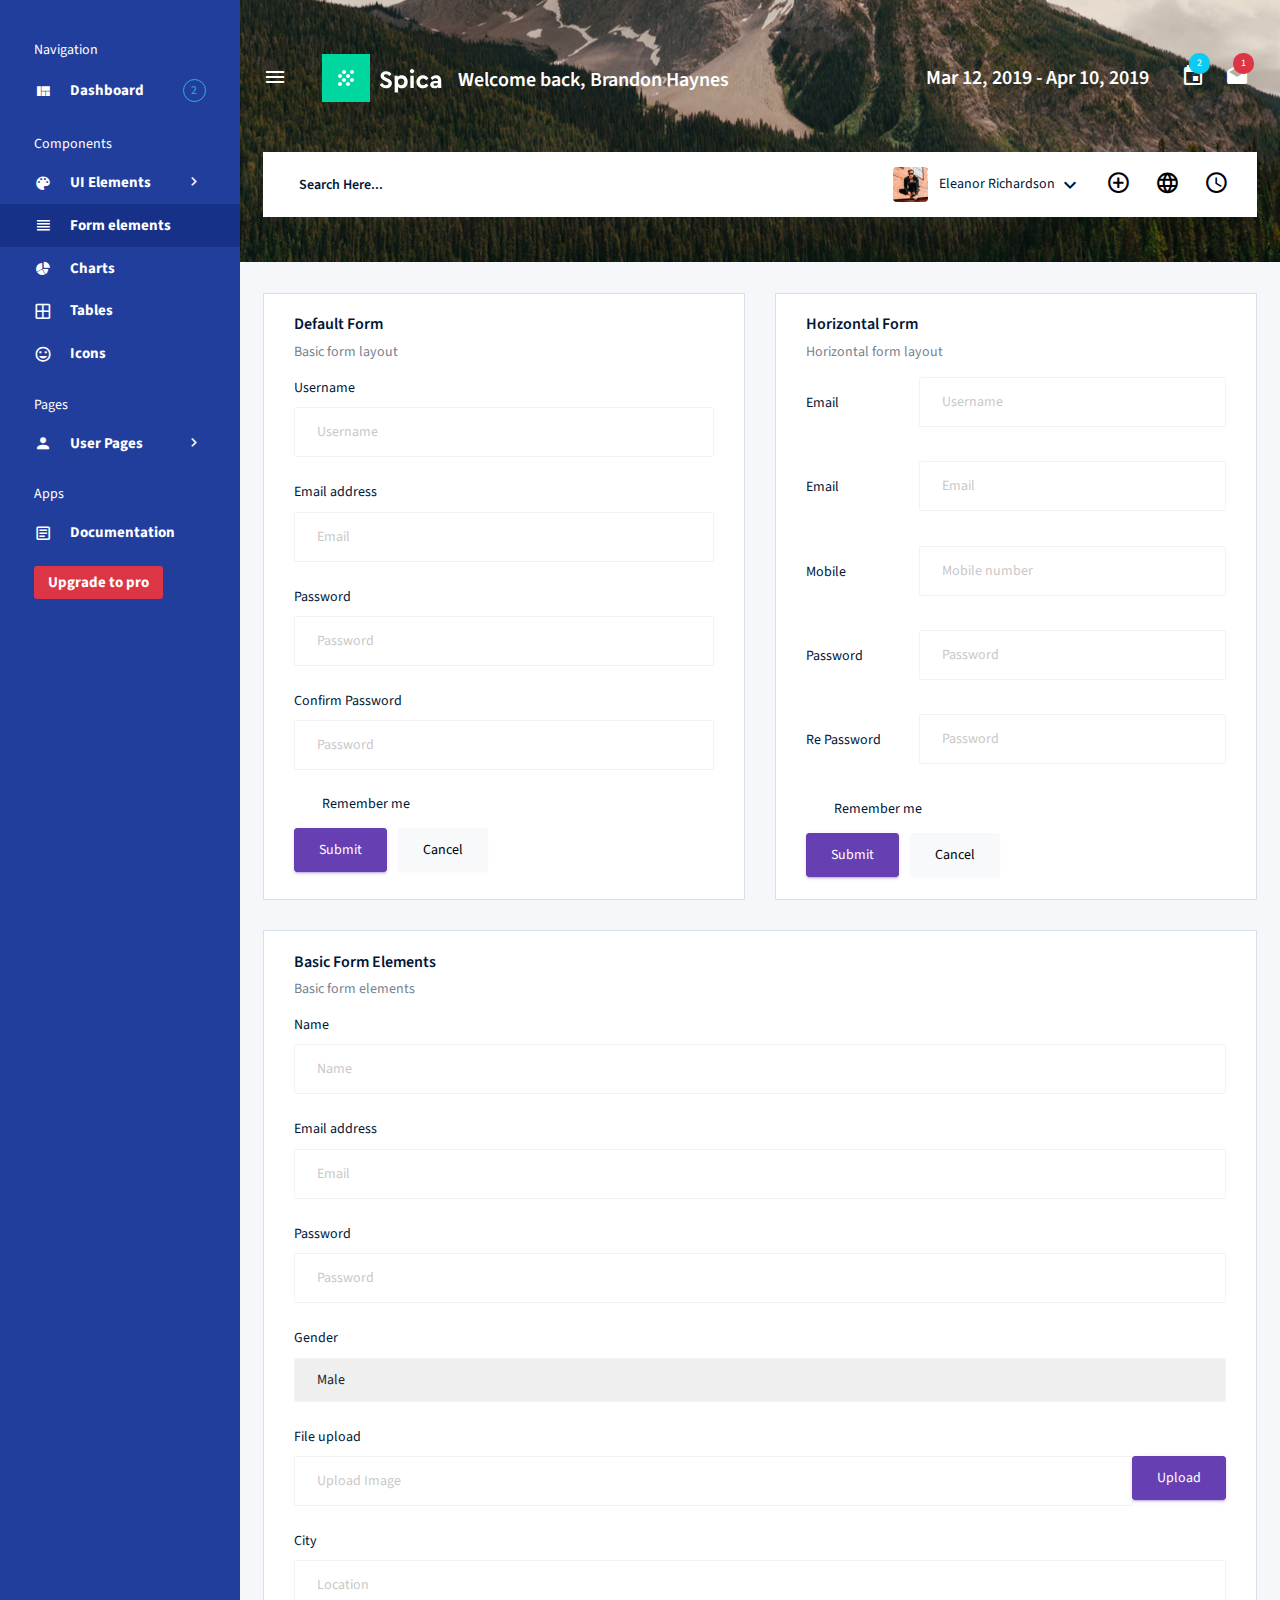
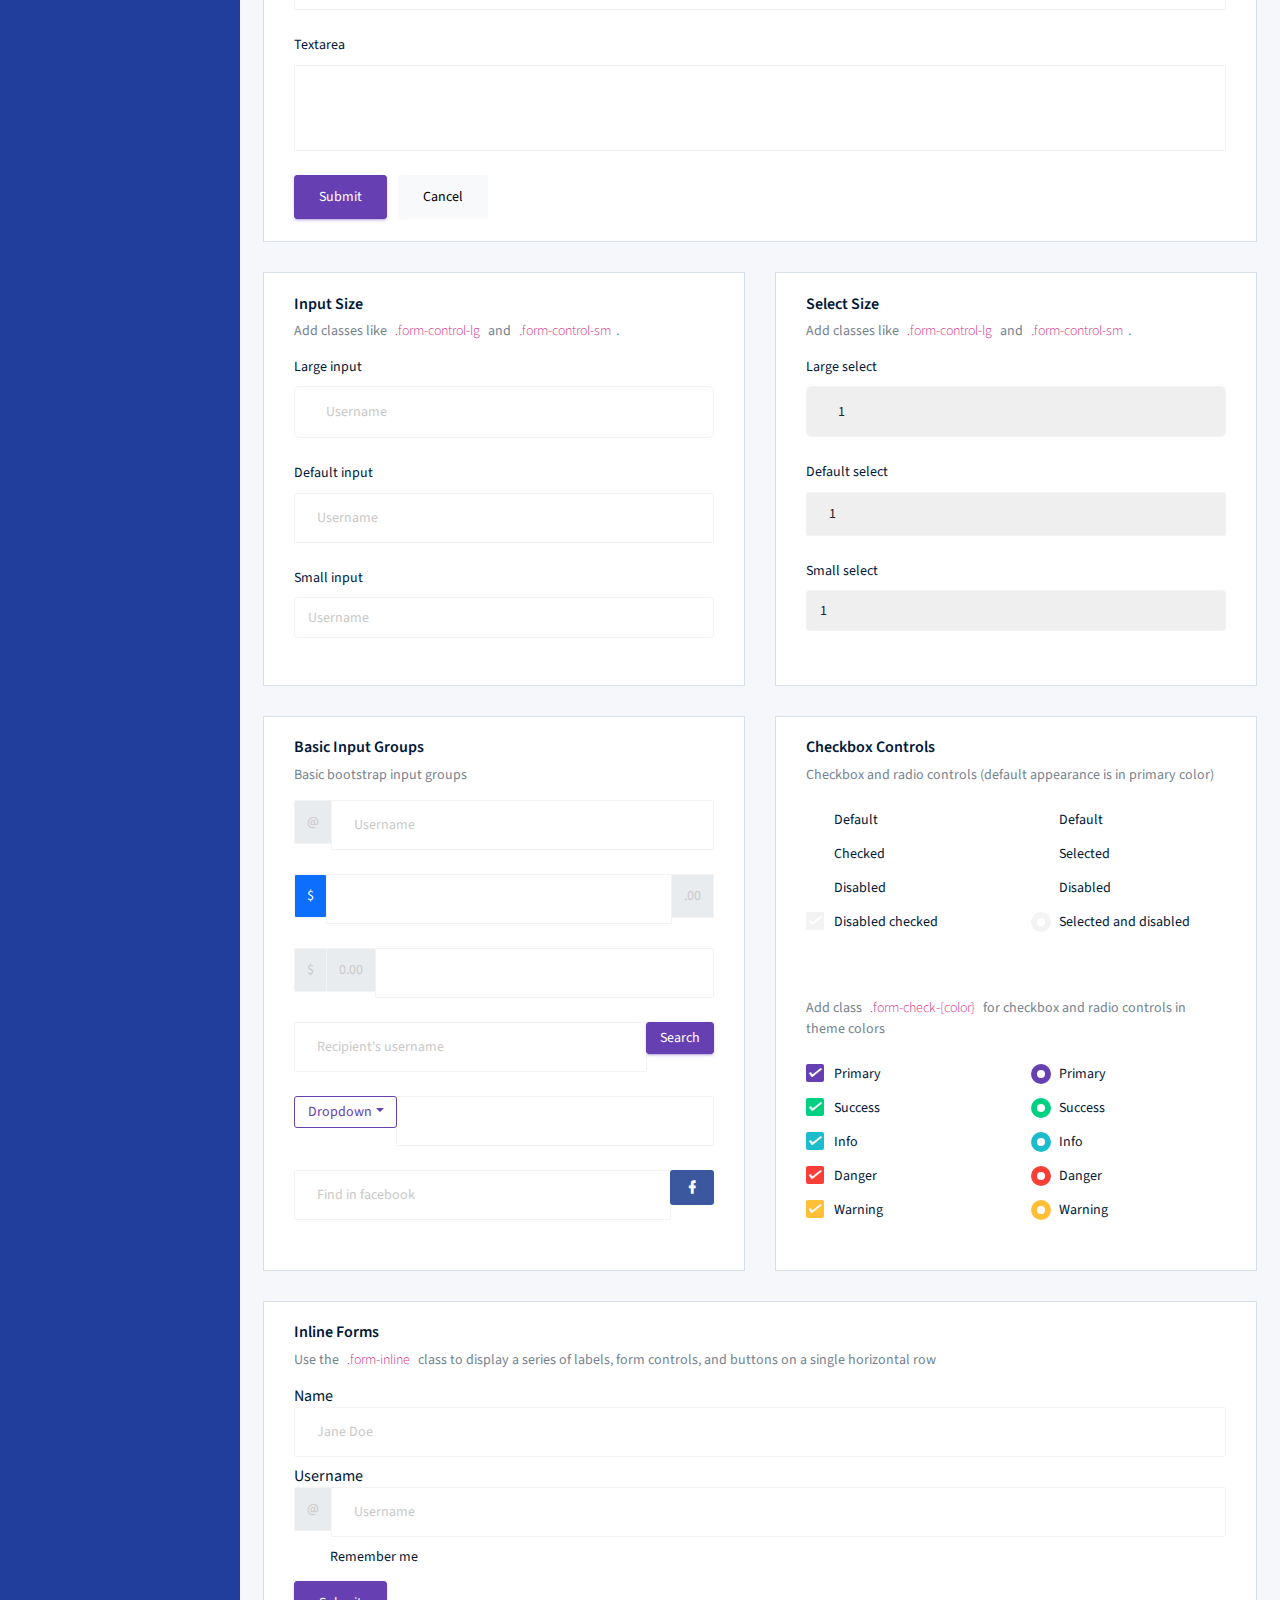
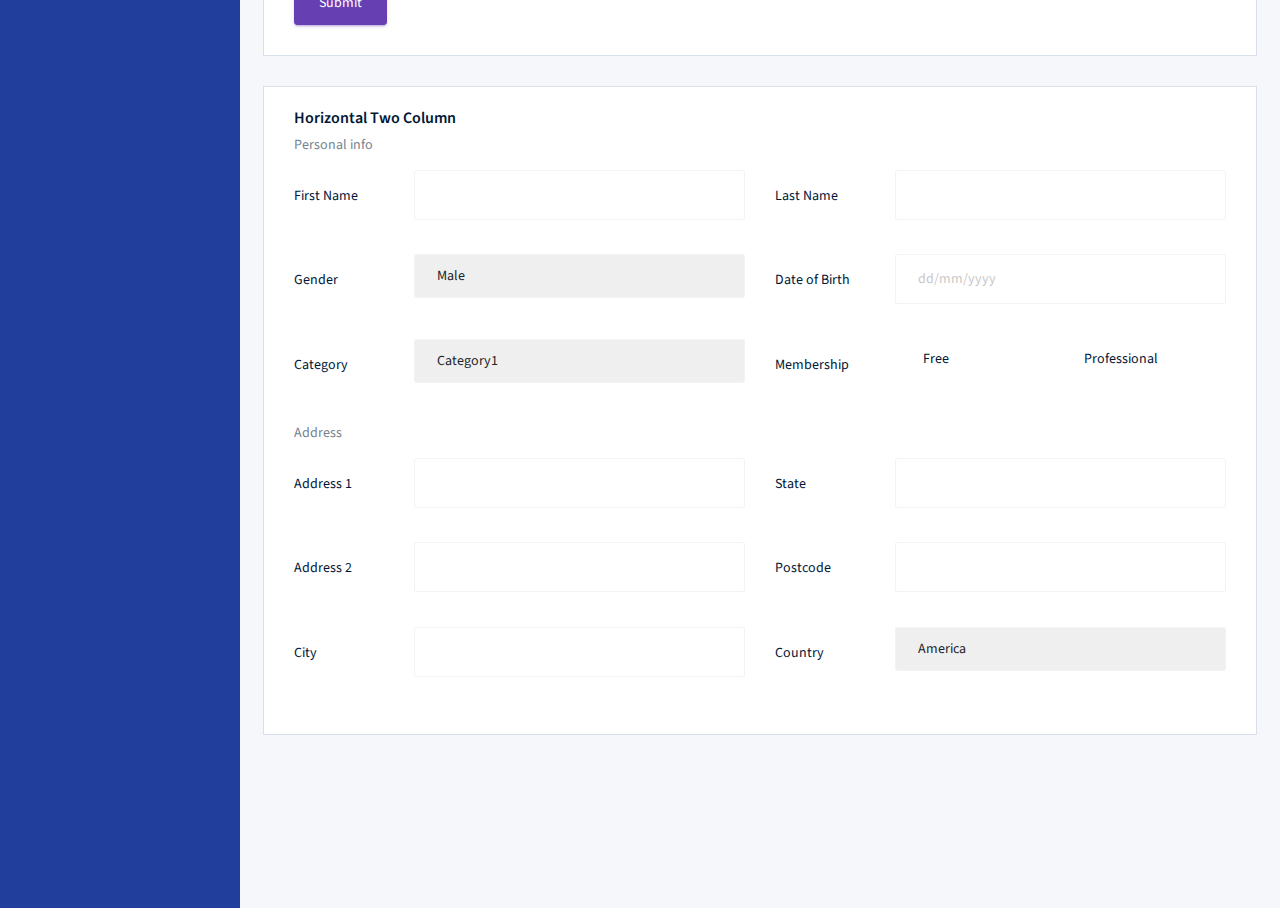
<file: admin/pages/forms/basic_elements.html>
<!DOCTYPE html>
<html lang="en">

<head>
  <!-- Required meta tags -->
  <meta charset="utf-8">
  <meta name="viewport" content="width=device-width, initial-scale=1, shrink-to-fit=no">
  <title>Spica Admin</title>
  <!-- base:css -->
  <link rel="stylesheet" href="../../vendors/mdi/css/materialdesignicons.min.css">
  <link rel="stylesheet" href="../../vendors/css/vendor.bundle.base.css">
  <!-- endinject -->
  <!-- plugin css for this page -->
  <!-- End plugin css for this page -->
  <!-- inject:css -->
  <link rel="stylesheet" href="../../css/style.css">
  <!-- endinject -->
  <link rel="shortcut icon" href="../../images/favicon.png" />
</head>

<body>
  <div class="container-scroller d-flex">
    <!-- partial:../../partials/_sidebar.html -->
<nav class="sidebar sidebar-offcanvas" id="sidebar">
      <ul class="nav">
        <li class="nav-item sidebar-category">
          <p>Navigation</p>
          <span></span>
        </li>
        <li class="nav-item">
          <a class="nav-link" href="../../index.html">
            <i class="mdi mdi-view-quilt menu-icon"></i>
            <span class="menu-title">Dashboard</span>
            <div class="badge badge-info badge-pill">2</div>
          </a>
        </li>
        <li class="nav-item sidebar-category">
          <p>Components</p>
          <span></span>
        </li>
        <li class="nav-item">
          <a class="nav-link" data-bs-toggle="collapse" href="#ui-basic" aria-expanded="false" aria-controls="ui-basic">
            <i class="mdi mdi-palette menu-icon"></i>
            <span class="menu-title">UI Elements</span>
            <i class="menu-arrow"></i>
          </a>
          <div class="collapse" id="ui-basic">
            <ul class="nav flex-column sub-menu">
              <li class="nav-item"> <a class="nav-link" href="../../pages/ui-features/buttons.html">Buttons</a></li>
              <li class="nav-item"> <a class="nav-link" href="../../pages/ui-features/typography.html">Typography</a></li>
            </ul>
          </div>
        </li>
        <li class="nav-item">
          <a class="nav-link" href="../../pages/forms/basic_elements.html">
            <i class="mdi mdi-view-headline menu-icon"></i>
            <span class="menu-title">Form elements</span>
          </a>
        </li>
        <li class="nav-item">
          <a class="nav-link" href="../../pages/charts/chartjs.html">
            <i class="mdi mdi-chart-pie menu-icon"></i>
            <span class="menu-title">Charts</span>
          </a>
        </li>
        <li class="nav-item">
          <a class="nav-link" href="../../pages/tables/basic-table.html">
            <i class="mdi mdi-grid-large menu-icon"></i>
            <span class="menu-title">Tables</span>
          </a>
        </li>
        <li class="nav-item">
          <a class="nav-link" href="../../pages/icons/mdi.html">
            <i class="mdi mdi-emoticon menu-icon"></i>
            <span class="menu-title">Icons</span>
          </a>
        </li>
        <li class="nav-item sidebar-category">
          <p>Pages</p>
          <span></span>
        </li>
        <li class="nav-item">
          <a class="nav-link" data-bs-toggle="collapse" href="#auth" aria-expanded="false" aria-controls="auth">
            <i class="mdi mdi-account menu-icon"></i>
            <span class="menu-title">User Pages</span>
            <i class="menu-arrow"></i>
          </a>
          <div class="collapse" id="auth">
            <ul class="nav flex-column sub-menu">
              <li class="nav-item"> <a class="nav-link" href="../../pages/samples/login.html"> Login </a></li>
              <li class="nav-item"> <a class="nav-link" href="../../pages/samples/login-2.html"> Login 2 </a></li>
              <li class="nav-item"> <a class="nav-link" href="../../pages/samples/register.html"> Register </a></li>
              <li class="nav-item"> <a class="nav-link" href="../../pages/samples/register-2.html"> Register 2 </a></li>
              <li class="nav-item"> <a class="nav-link" href="../../pages/samples/lock-screen.html"> Lockscreen </a></li>
            </ul>
          </div>
        </li>
        <li class="nav-item sidebar-category">
          <p>Apps</p>
          <span></span>
        </li>
        <li class="nav-item">
          <a class="nav-link" href="../../docs/documentation.html">
            <i class="mdi mdi-file-document-box-outline menu-icon"></i>
            <span class="menu-title">Documentation</span>
          </a>
        </li>
        <li class="nav-item">
          <a class="nav-link" href="https://www.bootstrapdash.com/product/spica-admin/">
            <button class="btn bg-danger btn-sm menu-title">Upgrade to pro</button>
          </a>
        </li>
      </ul>
    </nav>
<!-- partial -->
    <div class="container-fluid page-body-wrapper">
      <!-- partial:../../partials/_navbar.html -->
      <nav class="navbar col-lg-12 col-12 px-0 py-0 py-lg-4 d-flex flex-row">
        <div class="navbar-menu-wrapper d-flex align-items-center justify-content-end">
          <button class="navbar-toggler navbar-toggler align-self-center" type="button" data-toggle="minimize">
            <span class="mdi mdi-menu"></span>
          </button>
          <div class="navbar-brand-wrapper">
            <a class="navbar-brand brand-logo" href="../../index.html"><img src="../../images/logo.svg" alt="logo"/></a>
            <a class="navbar-brand brand-logo-mini" href="../../index.html"><img src="../../images/logo-mini.svg" alt="logo"/></a>
          </div>
          <h4 class="font-weight-bold mb-0 d-none d-md-block mt-1">Welcome back, Brandon Haynes</h4>
          <ul class="navbar-nav navbar-nav-right">
            <li class="nav-item">
              <h4 class="mb-0 font-weight-bold d-none d-xl-block">Mar 12, 2019 - Apr 10, 2019</h4>
            </li>
            <li class="nav-item dropdown me-1">
              <a class="nav-link count-indicator dropdown-toggle d-flex justify-content-center align-items-center" id="messageDropdown" href="#" data-bs-toggle="dropdown">
                <i class="mdi mdi-calendar mx-0"></i>
                <span class="count bg-info">2</span>
              </a>
              <div class="dropdown-menu dropdown-menu-right navbar-dropdown preview-list" aria-labelledby="messageDropdown">
                <p class="mb-0 font-weight-normal float-left dropdown-header">Messages</p>
                <a class="dropdown-item preview-item">
                  <div class="preview-thumbnail">
                      <img src="../../images/faces/face4.jpg" alt="image" class="profile-pic">
                  </div>
                  <div class="preview-item-content flex-grow">
                    <h6 class="preview-subject ellipsis font-weight-normal">David Grey
                    </h6>
                    <p class="font-weight-light small-text text-muted mb-0">
                      The meeting is cancelled
                    </p>
                  </div>
                </a>
                <a class="dropdown-item preview-item">
                  <div class="preview-thumbnail">
                      <img src="../../images/faces/face2.jpg" alt="image" class="profile-pic">
                  </div>
                  <div class="preview-item-content flex-grow">
                    <h6 class="preview-subject ellipsis font-weight-normal">Tim Cook
                    </h6>
                    <p class="font-weight-light small-text text-muted mb-0">
                      New product launch
                    </p>
                  </div>
                </a>
                <a class="dropdown-item preview-item">
                  <div class="preview-thumbnail">
                      <img src="../../images/faces/face3.jpg" alt="image" class="profile-pic">
                  </div>
                  <div class="preview-item-content flex-grow">
                    <h6 class="preview-subject ellipsis font-weight-normal"> Johnson
                    </h6>
                    <p class="font-weight-light small-text text-muted mb-0">
                      Upcoming board meeting
                    </p>
                  </div>
                </a>
              </div>
            </li>
            <li class="nav-item dropdown me-2">
              <a class="nav-link count-indicator dropdown-toggle d-flex align-items-center justify-content-center" id="notificationDropdown" href="#" data-bs-toggle="dropdown">
                <i class="mdi mdi-email-open mx-0"></i>
                <span class="count bg-danger">1</span>
              </a>
              <div class="dropdown-menu dropdown-menu-right navbar-dropdown preview-list" aria-labelledby="notificationDropdown">
                <p class="mb-0 font-weight-normal float-left dropdown-header">Notifications</p>
                <a class="dropdown-item preview-item">
                  <div class="preview-thumbnail">
                    <div class="preview-icon bg-success">
                      <i class="mdi mdi-information mx-0"></i>
                    </div>
                  </div>
                  <div class="preview-item-content">
                    <h6 class="preview-subject font-weight-normal">Application Error</h6>
                    <p class="font-weight-light small-text mb-0 text-muted">
                      Just now
                    </p>
                  </div>
                </a>
                <a class="dropdown-item preview-item">
                  <div class="preview-thumbnail">
                    <div class="preview-icon bg-warning">
                      <i class="mdi mdi-settings mx-0"></i>
                    </div>
                  </div>
                  <div class="preview-item-content">
                    <h6 class="preview-subject font-weight-normal">Settings</h6>
                    <p class="font-weight-light small-text mb-0 text-muted">
                      Private message
                    </p>
                  </div>
                </a>
                <a class="dropdown-item preview-item">
                  <div class="preview-thumbnail">
                    <div class="preview-icon bg-info">
                      <i class="mdi mdi-account-box mx-0"></i>
                    </div>
                  </div>
                  <div class="preview-item-content">
                    <h6 class="preview-subject font-weight-normal">New user registration</h6>
                    <p class="font-weight-light small-text mb-0 text-muted">
                      2 days ago
                    </p>
                  </div>
                </a>
              </div>
            </li>
          </ul>
          <button class="navbar-toggler navbar-toggler-right d-lg-none align-self-center" type="button" data-toggle="offcanvas">
            <span class="mdi mdi-menu"></span>
          </button>
        </div>
        <div class="navbar-menu-wrapper navbar-search-wrapper d-none d-lg-flex align-items-center">
          <ul class="navbar-nav mr-lg-2">
            <li class="nav-item nav-search d-none d-lg-block">
              <div class="input-group">
                <input type="text" class="form-control" placeholder="Search Here..." aria-label="search" aria-describedby="search">
              </div>
            </li>
          </ul>
          <ul class="navbar-nav navbar-nav-right">
            <li class="nav-item nav-profile dropdown">
              <a class="nav-link dropdown-toggle" href="#" data-bs-toggle="dropdown" id="profileDropdown">
                <img src="../../images/faces/face5.jpg" alt="profile"/>
                <span class="nav-profile-name">Eleanor Richardson</span>
              </a>
              <div class="dropdown-menu dropdown-menu-right navbar-dropdown" aria-labelledby="profileDropdown">
                <a class="dropdown-item">
                  <i class="mdi mdi-settings text-primary"></i>
                  Settings
                </a>
                <a class="dropdown-item">
                  <i class="mdi mdi-logout text-primary"></i>
                  Logout
                </a>
              </div>
            </li>
            <li class="nav-item">
              <a href="#" class="nav-link icon-link">
                <i class="mdi mdi-plus-circle-outline"></i>
              </a>
            </li>
            <li class="nav-item">
              <a href="#" class="nav-link icon-link">
                <i class="mdi mdi-web"></i>
              </a>
            </li>
            <li class="nav-item">
              <a href="#" class="nav-link icon-link">
                <i class="mdi mdi-clock-outline"></i>
              </a>
            </li>
          </ul>
        </div>
      </nav>
      <!-- partial -->
      <div class="main-panel">        
        <div class="content-wrapper">
          <div class="row">
            <div class="col-md-6 grid-margin stretch-card">
              <div class="card">
                <div class="card-body">
                  <h4 class="card-title">Default form</h4>
                  <p class="card-description">
                    Basic form layout
                  </p>
                  <form class="forms-sample">
                    <div class="form-group">
                      <label for="exampleInputUsername1">Username</label>
                      <input type="text" class="form-control" id="exampleInputUsername1" placeholder="Username">
                    </div>
                    <div class="form-group">
                      <label for="exampleInputEmail1">Email address</label>
                      <input type="email" class="form-control" id="exampleInputEmail1" placeholder="Email">
                    </div>
                    <div class="form-group">
                      <label for="exampleInputPassword1">Password</label>
                      <input type="password" class="form-control" id="exampleInputPassword1" placeholder="Password">
                    </div>
                    <div class="form-group">
                      <label for="exampleInputConfirmPassword1">Confirm Password</label>
                      <input type="password" class="form-control" id="exampleInputConfirmPassword1" placeholder="Password">
                    </div>
                    <div class="form-check form-check-flat form-check-primary">
                      <label class="form-check-label">
                        <input type="checkbox" class="form-check-input">
                        Remember me
                      </label>
                    </div>
                    <button type="submit" class="btn btn-primary me-2">Submit</button>
                    <button class="btn btn-light">Cancel</button>
                  </form>
                </div>
              </div>
            </div>
            <div class="col-md-6 grid-margin stretch-card">
              <div class="card">
                <div class="card-body">
                  <h4 class="card-title">Horizontal Form</h4>
                  <p class="card-description">
                    Horizontal form layout
                  </p>
                  <form class="forms-sample">
                    <div class="form-group row">
                      <label for="exampleInputUsername2" class="col-sm-3 col-form-label">Email</label>
                      <div class="col-sm-9">
                        <input type="text" class="form-control" id="exampleInputUsername2" placeholder="Username">
                      </div>
                    </div>
                    <div class="form-group row">
                      <label for="exampleInputEmail2" class="col-sm-3 col-form-label">Email</label>
                      <div class="col-sm-9">
                        <input type="email" class="form-control" id="exampleInputEmail2" placeholder="Email">
                      </div>
                    </div>
                    <div class="form-group row">
                      <label for="exampleInputMobile" class="col-sm-3 col-form-label">Mobile</label>
                      <div class="col-sm-9">
                        <input type="text" class="form-control" id="exampleInputMobile" placeholder="Mobile number">
                      </div>
                    </div>
                    <div class="form-group row">
                      <label for="exampleInputPassword2" class="col-sm-3 col-form-label">Password</label>
                      <div class="col-sm-9">
                        <input type="password" class="form-control" id="exampleInputPassword2" placeholder="Password">
                      </div>
                    </div>
                    <div class="form-group row">
                      <label for="exampleInputConfirmPassword2" class="col-sm-3 col-form-label">Re Password</label>
                      <div class="col-sm-9">
                        <input type="password" class="form-control" id="exampleInputConfirmPassword2" placeholder="Password">
                      </div>
                    </div>
                    <div class="form-check form-check-flat form-check-primary">
                      <label class="form-check-label">
                        <input type="checkbox" class="form-check-input">
                        Remember me
                      </label>
                    </div>
                    <button type="submit" class="btn btn-primary me-2">Submit</button>
                    <button class="btn btn-light">Cancel</button>
                  </form>
                </div>
              </div>
            </div>
            <div class="col-12 grid-margin stretch-card">
              <div class="card">
                <div class="card-body">
                  <h4 class="card-title">Basic form elements</h4>
                  <p class="card-description">
                    Basic form elements
                  </p>
                  <form class="forms-sample">
                    <div class="form-group">
                      <label for="exampleInputName1">Name</label>
                      <input type="text" class="form-control" id="exampleInputName1" placeholder="Name">
                    </div>
                    <div class="form-group">
                      <label for="exampleInputEmail3">Email address</label>
                      <input type="email" class="form-control" id="exampleInputEmail3" placeholder="Email">
                    </div>
                    <div class="form-group">
                      <label for="exampleInputPassword4">Password</label>
                      <input type="password" class="form-control" id="exampleInputPassword4" placeholder="Password">
                    </div>
                    <div class="form-group">
                      <label for="exampleSelectGender">Gender</label>
                        <select class="form-control" id="exampleSelectGender">
                          <option>Male</option>
                          <option>Female</option>
                        </select>
                      </div>
                    <div class="form-group">
                      <label>File upload</label>
                      <input type="file" name="img[]" class="file-upload-default">
                      <div class="input-group col-xs-12">
                        <input type="text" class="form-control file-upload-info" disabled placeholder="Upload Image">
                        <span class="input-group-append">
                          <button class="file-upload-browse btn btn-primary" type="button">Upload</button>
                        </span>
                      </div>
                    </div>
                    <div class="form-group">
                      <label for="exampleInputCity1">City</label>
                      <input type="text" class="form-control" id="exampleInputCity1" placeholder="Location">
                    </div>
                    <div class="form-group">
                      <label for="exampleTextarea1">Textarea</label>
                      <textarea class="form-control" id="exampleTextarea1" rows="4"></textarea>
                    </div>
                    <button type="submit" class="btn btn-primary me-2">Submit</button>
                    <button class="btn btn-light">Cancel</button>
                  </form>
                </div>
              </div>
            </div>
            <div class="col-md-6 grid-margin stretch-card">
              <div class="card">
                <div class="card-body">
                  <h4 class="card-title">Input size</h4>
                  <p class="card-description">
                    Add classes like <code>.form-control-lg</code> and <code>.form-control-sm</code>.
                  </p>
                  <div class="form-group">
                    <label>Large input</label>
                    <input type="text" class="form-control form-control-lg" placeholder="Username" aria-label="Username">
                  </div>
                  <div class="form-group">
                    <label>Default input</label>
                    <input type="text" class="form-control" placeholder="Username" aria-label="Username">
                  </div>
                  <div class="form-group">
                    <label>Small input</label>
                    <input type="text" class="form-control form-control-sm" placeholder="Username" aria-label="Username">
                  </div>
                </div>
              </div>
            </div>
            <div class="col-md-6 grid-margin stretch-card">
              <div class="card">
                <div class="card-body">
                  <h4 class="card-title">Select size</h4>
                  <p class="card-description">
                    Add classes like <code>.form-control-lg</code> and <code>.form-control-sm</code>.                    
                  </p>
                  <div class="form-group">
                    <label for="exampleFormControlSelect1">Large select</label>
                    <select class="form-control form-control-lg" id="exampleFormControlSelect1">
                      <option>1</option>
                      <option>2</option>
                      <option>3</option>
                      <option>4</option>
                      <option>5</option>
                    </select>
                  </div>
                  <div class="form-group">
                    <label for="exampleFormControlSelect2">Default select</label>
                    <select class="form-control" id="exampleFormControlSelect2">
                      <option>1</option>
                      <option>2</option>
                      <option>3</option>
                      <option>4</option>
                      <option>5</option>
                    </select>
                  </div>
                  <div class="form-group">
                    <label for="exampleFormControlSelect3">Small select</label>
                    <select class="form-control form-control-sm" id="exampleFormControlSelect3">
                      <option>1</option>
                      <option>2</option>
                      <option>3</option>
                      <option>4</option>
                      <option>5</option>
                    </select>
                  </div>
                </div>
              </div>
            </div>
            <div class="col-md-6 grid-margin stretch-card">
              <div class="card">
                <div class="card-body">
                  <h4 class="card-title">Basic input groups</h4>
                  <p class="card-description">
                    Basic bootstrap input groups
                  </p>
                  <div class="form-group">
                    <div class="input-group">
                      <div class="input-group-prepend">
                        <span class="input-group-text">@</span>
                      </div>
                      <input type="text" class="form-control" placeholder="Username" aria-label="Username">
                    </div>
                  </div>
                  <div class="form-group">
                    <div class="input-group">
                      <div class="input-group-prepend">
                        <span class="input-group-text bg-primary text-white">$</span>
                      </div>
                      <input type="text" class="form-control" aria-label="Amount (to the nearest dollar)">
                      <div class="input-group-append">
                        <span class="input-group-text">.00</span>
                      </div>
                    </div>
                  </div>
                  <div class="form-group">
                    <div class="input-group">
                      <div class="input-group-prepend">
                        <span class="input-group-text">$</span>
                      </div>
                      <div class="input-group-prepend">
                        <span class="input-group-text">0.00</span>
                      </div>
                      <input type="text" class="form-control" aria-label="Amount (to the nearest dollar)">
                    </div>
                  </div>
                  <div class="form-group">
                    <div class="input-group">
                      <input type="text" class="form-control" placeholder="Recipient's username" aria-label="Recipient's username">
                      <div class="input-group-append">
                        <button class="btn btn-sm btn-primary" type="button">Search</button>
                      </div>
                    </div>
                  </div>
                  <div class="form-group">
                    <div class="input-group">
                      <div class="input-group-prepend">
                        <button class="btn btn-sm btn-outline-primary dropdown-toggle" type="button" data-bs-toggle="dropdown" aria-haspopup="true" aria-expanded="false">Dropdown</button>
                        <div class="dropdown-menu">
                          <a class="dropdown-item" href="#">Action</a>
                          <a class="dropdown-item" href="#">Another action</a>
                          <a class="dropdown-item" href="#">Something else here</a>
                          <div role="separator" class="dropdown-divider"></div>
                          <a class="dropdown-item" href="#">Separated link</a>
                        </div>
                      </div>
                      <input type="text" class="form-control" aria-label="Text input with dropdown button">
                    </div>
                  </div>
                  <div class="form-group">
                    <div class="input-group">
                      <input type="text" class="form-control" placeholder="Find in facebook" aria-label="Recipient's username">
                      <div class="input-group-append">
                        <button class="btn btn-sm btn-facebook" type="button">
                          <i class="mdi mdi-facebook"></i>
                        </button>
                      </div>
                    </div>
                  </div>
                </div>
              </div>
            </div>
            <div class="col-md-6 grid-margin stretch-card">
              <div class="card">
                <div class="card-body">
                  <h4 class="card-title">Checkbox Controls</h4>
                  <p class="card-description">Checkbox and radio controls (default appearance is in primary color)</p>
                  <form>
                    <div class="row">
                      <div class="col-md-6">
                        <div class="form-group">
                          <div class="form-check">
                            <label class="form-check-label">
                              <input type="checkbox" class="form-check-input">
                              Default
                            </label>
                          </div>
                          <div class="form-check">
                            <label class="form-check-label">
                              <input type="checkbox" class="form-check-input" checked>
                              Checked
                            </label>
                          </div>
                          <div class="form-check">
                            <label class="form-check-label">
                              <input type="checkbox" class="form-check-input" disabled>
                              Disabled
                            </label>
                          </div>
                          <div class="form-check">
                            <label class="form-check-label">
                              <input type="checkbox" class="form-check-input" disabled checked>
                              Disabled checked
                            </label>
                          </div>
                        </div>
                      </div>
                      <div class="col-md-6">
                        <div class="form-group">
                          <div class="form-check">
                            <label class="form-check-label">
                              <input type="radio" class="form-check-input" name="optionsRadios" id="optionsRadios1" value="">
                              Default
                            </label>
                          </div>
                          <div class="form-check">
                            <label class="form-check-label">
                              <input type="radio" class="form-check-input" name="optionsRadios" id="optionsRadios2" value="option2" checked>
                              Selected
                            </label>
                          </div>
                          <div class="form-check">
                            <label class="form-check-label">
                              <input type="radio" class="form-check-input" name="optionsRadios2" id="optionsRadios3" value="option3" disabled>
                              Disabled
                            </label>
                          </div>
                          <div class="form-check">
                            <label class="form-check-label">
                              <input type="radio" class="form-check-input" name="optionsRadio2" id="optionsRadios4" value="option4" disabled checked>
                              Selected and disabled
                            </label>
                          </div>
                        </div>
                      </div>
                    </div>
                  </form>
                </div>
                <div class="card-body">
                  <p class="card-description">Add class <code>.form-check-{color}</code> for checkbox and radio controls in theme colors</p>
                  <form>
                    <div class="row">
                      <div class="col-md-6">
                        <div class="form-group">
                          <div class="form-check form-check-primary">
                            <label class="form-check-label">
                              <input type="checkbox" class="form-check-input" checked>
                              Primary
                            </label>
                          </div>
                          <div class="form-check form-check-success">
                            <label class="form-check-label">
                              <input type="checkbox" class="form-check-input" checked>
                              Success
                            </label>
                          </div>
                          <div class="form-check form-check-info">
                            <label class="form-check-label">
                              <input type="checkbox" class="form-check-input" checked>
                              Info
                            </label>
                          </div>
                          <div class="form-check form-check-danger">
                            <label class="form-check-label">
                              <input type="checkbox" class="form-check-input" checked>
                              Danger
                            </label>
                          </div>
                          <div class="form-check form-check-warning">
                            <label class="form-check-label">
                              <input type="checkbox" class="form-check-input" checked>
                              Warning
                            </label>
                          </div>
                        </div>
                      </div>
                      <div class="col-md-6">
                        <div class="form-group">
                          <div class="form-check form-check-primary">
                            <label class="form-check-label">
                              <input type="radio" class="form-check-input" name="ExampleRadio1" id="ExampleRadio1" checked>
                              Primary
                            </label>
                          </div>
                          <div class="form-check form-check-success">
                            <label class="form-check-label">
                              <input type="radio" class="form-check-input" name="ExampleRadio2" id="ExampleRadio2" checked>
                              Success
                            </label>
                          </div>
                          <div class="form-check form-check-info">
                            <label class="form-check-label">
                              <input type="radio" class="form-check-input" name="ExampleRadio3" id="ExampleRadio3" checked>
                              Info
                            </label>
                          </div>
                          <div class="form-check form-check-danger">
                            <label class="form-check-label">
                              <input type="radio" class="form-check-input" name="ExampleRadio4" id="ExampleRadio4" checked>
                              Danger
                            </label>
                          </div>
                          <div class="form-check form-check-warning">
                            <label class="form-check-label">
                              <input type="radio" class="form-check-input" name="ExampleRadio5" id="ExampleRadio5" checked>
                              Warning
                            </label>
                          </div>
                        </div>
                      </div>
                    </div>
                  </form>
                </div>
              </div>
            </div>
            <div class="col-12 grid-margin stretch-card">
              <div class="card">
                <div class="card-body">
                  <h4 class="card-title">Inline forms</h4>
                  <p class="card-description">
                    Use the <code>.form-inline</code> class to display a series of labels, form controls, and buttons on a single horizontal row
                  </p>
                  <form class="form-inline">
                    <label class="sr-only" for="inlineFormInputName2">Name</label>
                    <input type="text" class="form-control mb-2 mr-sm-2" id="inlineFormInputName2" placeholder="Jane Doe">
                  
                    <label class="sr-only" for="inlineFormInputGroupUsername2">Username</label>
                    <div class="input-group mb-2 mr-sm-2">
                      <div class="input-group-prepend">
                        <div class="input-group-text">@</div>
                      </div>
                      <input type="text" class="form-control" id="inlineFormInputGroupUsername2" placeholder="Username">
                    </div>
                    <div class="form-check mx-sm-2">
                      <label class="form-check-label">
                        <input type="checkbox" class="form-check-input" checked>
                        Remember me
                      </label>
                    </div>
                    <button type="submit" class="btn btn-primary mb-2">Submit</button>
                  </form>
                </div>
              </div>
            </div>
            <div class="col-12 grid-margin">
              <div class="card">
                <div class="card-body">
                  <h4 class="card-title">Horizontal Two column</h4>
                  <form class="form-sample">
                    <p class="card-description">
                      Personal info
                    </p>
                    <div class="row">
                      <div class="col-md-6">
                        <div class="form-group row">
                          <label class="col-sm-3 col-form-label">First Name</label>
                          <div class="col-sm-9">
                            <input type="text" class="form-control" />
                          </div>
                        </div>
                      </div>
                      <div class="col-md-6">
                        <div class="form-group row">
                          <label class="col-sm-3 col-form-label">Last Name</label>
                          <div class="col-sm-9">
                            <input type="text" class="form-control" />
                          </div>
                        </div>
                      </div>
                    </div>
                    <div class="row">
                      <div class="col-md-6">
                        <div class="form-group row">
                          <label class="col-sm-3 col-form-label">Gender</label>
                          <div class="col-sm-9">
                            <select class="form-control">
                              <option>Male</option>
                              <option>Female</option>
                            </select>
                          </div>
                        </div>
                      </div>
                      <div class="col-md-6">
                        <div class="form-group row">
                          <label class="col-sm-3 col-form-label">Date of Birth</label>
                          <div class="col-sm-9">
                            <input class="form-control" placeholder="dd/mm/yyyy"/>
                          </div>
                        </div>
                      </div>
                    </div>
                    <div class="row">
                      <div class="col-md-6">
                        <div class="form-group row">
                          <label class="col-sm-3 col-form-label">Category</label>
                          <div class="col-sm-9">
                            <select class="form-control">
                              <option>Category1</option>
                              <option>Category2</option>
                              <option>Category3</option>
                              <option>Category4</option>
                            </select>
                          </div>
                        </div>
                      </div>
                      <div class="col-md-6">
                        <div class="form-group row">
                          <label class="col-sm-3 col-form-label">Membership</label>
                          <div class="col-sm-4">
                            <div class="form-check">
                              <label class="form-check-label">
                                <input type="radio" class="form-check-input" name="membershipRadios" id="membershipRadios1" value="" checked>
                                Free
                              </label>
                            </div>
                          </div>
                          <div class="col-sm-5">
                            <div class="form-check">
                              <label class="form-check-label">
                                <input type="radio" class="form-check-input" name="membershipRadios" id="membershipRadios2" value="option2">
                                Professional
                              </label>
                            </div>
                          </div>
                        </div>
                      </div>
                    </div>
                    <p class="card-description">
                      Address
                    </p>
                    <div class="row">
                      <div class="col-md-6">
                        <div class="form-group row">
                          <label class="col-sm-3 col-form-label">Address 1</label>
                          <div class="col-sm-9">
                            <input type="text" class="form-control" />
                          </div>
                        </div>
                      </div>
                      <div class="col-md-6">
                        <div class="form-group row">
                          <label class="col-sm-3 col-form-label">State</label>
                          <div class="col-sm-9">
                            <input type="text" class="form-control" />
                          </div>
                        </div>
                      </div>
                    </div>
                    <div class="row">
                      <div class="col-md-6">
                        <div class="form-group row">
                          <label class="col-sm-3 col-form-label">Address 2</label>
                          <div class="col-sm-9">
                            <input type="text" class="form-control" />
                          </div>
                        </div>
                      </div>
                      <div class="col-md-6">
                        <div class="form-group row">
                          <label class="col-sm-3 col-form-label">Postcode</label>
                          <div class="col-sm-9">
                            <input type="text" class="form-control" />
                          </div>
                        </div>
                      </div>
                    </div>
                    <div class="row">
                      <div class="col-md-6">
                        <div class="form-group row">
                          <label class="col-sm-3 col-form-label">City</label>
                          <div class="col-sm-9">
                            <input type="text" class="form-control" />
                          </div>
                        </div>
                      </div>
                      <div class="col-md-6">
                        <div class="form-group row">
                          <label class="col-sm-3 col-form-label">Country</label>
                          <div class="col-sm-9">
                            <select class="form-control">
                              <option>America</option>
                              <option>Italy</option>
                              <option>Russia</option>
                              <option>Britain</option>
                            </select>
                          </div>
                        </div>
                      </div>
                    </div>
                  </form>
                </div>
              </div>
            </div>
          </div>
        </div>
        <!-- content-wrapper ends -->
        <!-- partial:../../partials/_footer.html -->
        <footer class="footer">
          <div class="card">
            <div class="card-body">
              <div class="d-sm-flex justify-content-center justify-content-sm-between py-2">
                <span class="text-muted text-center text-sm-left d-block d-sm-inline-block">Copyright © <a href="https://www.bootstrapdash.com/" target="_blank">bootstrapdash.com </a>2021</span>
                <span class="float-none float-sm-right d-block mt-1 mt-sm-0 text-center">Only the best <a href="https://www.bootstrapdash.com/" target="_blank"> Bootstrap dashboard </a> templates</span>
              </div>
            </div>
          </div>
        </footer>
        <!-- partial -->
      </div>
      <!-- main-panel ends -->
    </div>
    <!-- page-body-wrapper ends -->
  </div>
  <!-- container-scroller -->
  <!-- base:js -->
  <script src="../../vendors/js/vendor.bundle.base.js"></script>
  <!-- endinject -->
  <!-- inject:js -->
  <script src="../../js/off-canvas.js"></script>
  <script src="../../js/hoverable-collapse.js"></script>
  <script src="../../js/template.js"></script>
  <!-- endinject -->
  <!-- plugin js for this page -->
  <!-- End plugin js for this page -->
  <!-- Custom js for this page-->
  <script src="../../js/file-upload.js"></script>
  <!-- End custom js for this page-->
</body>

</html>
</file>
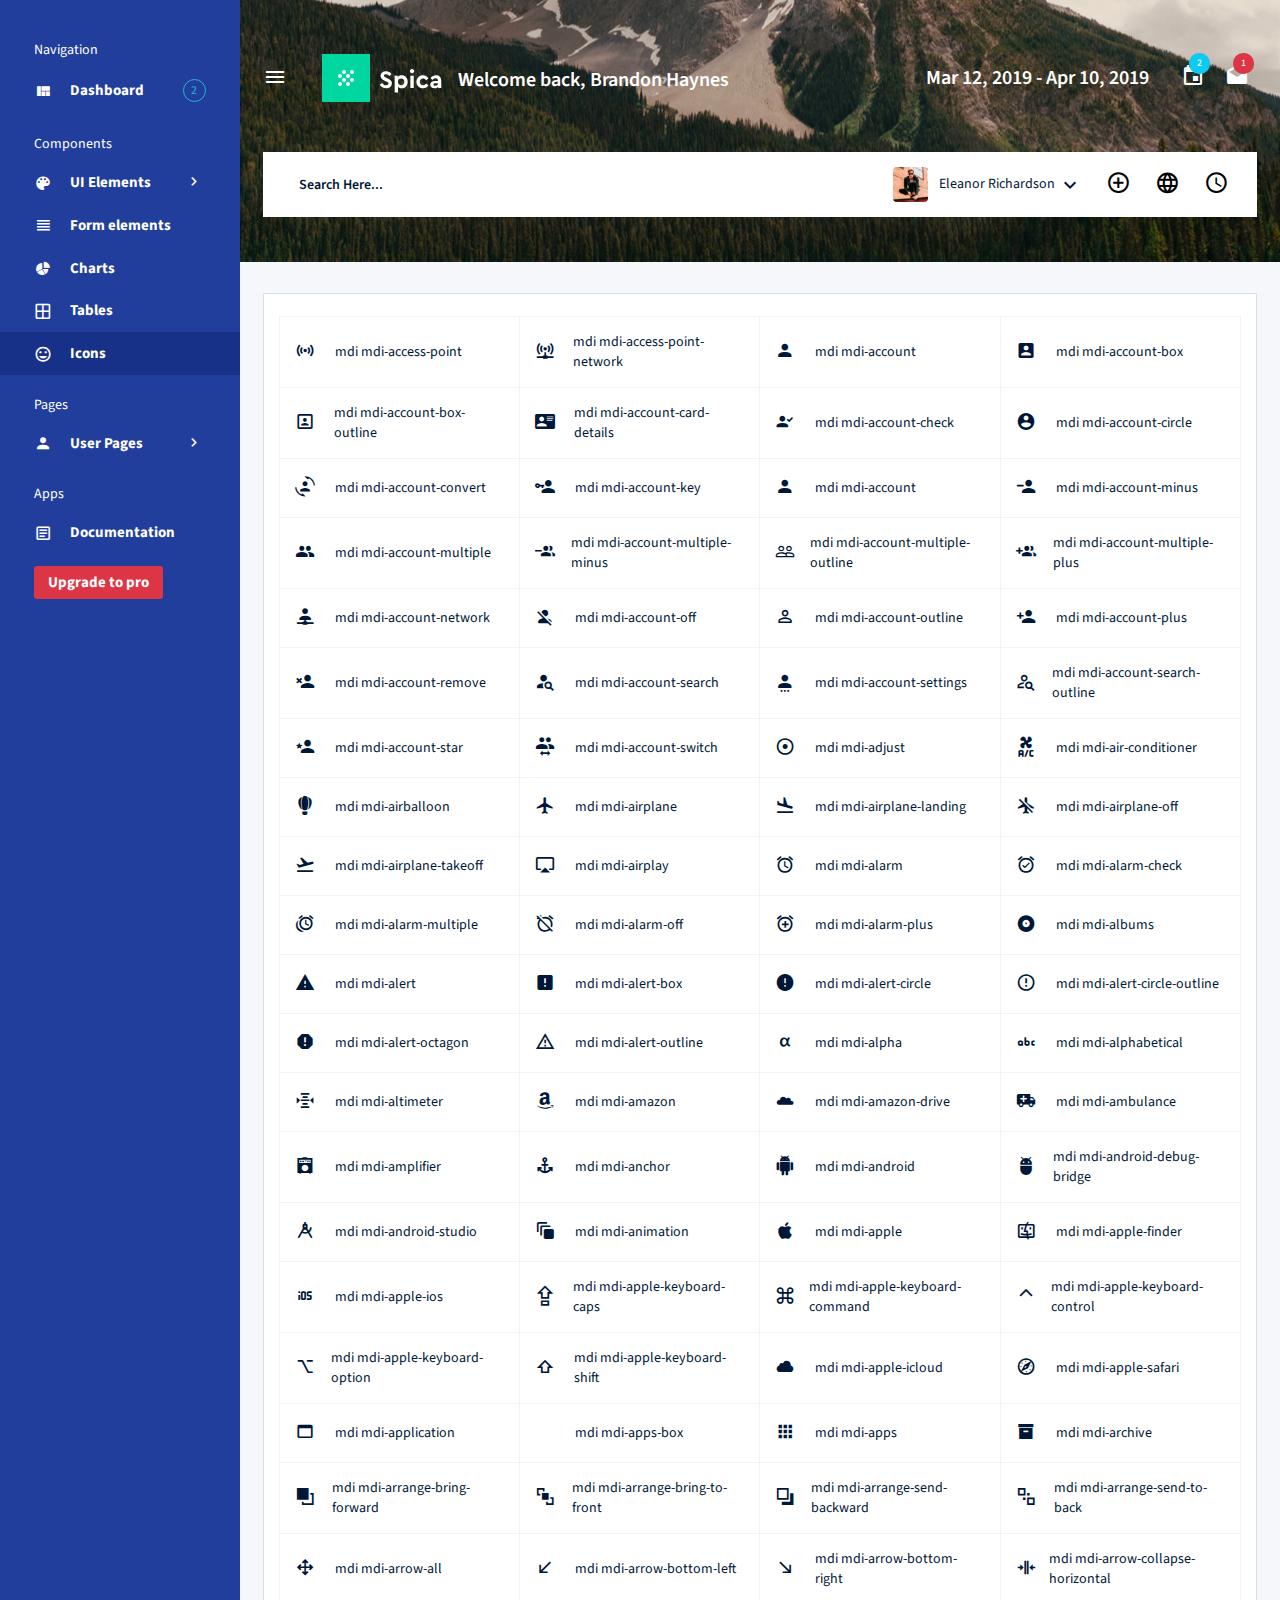
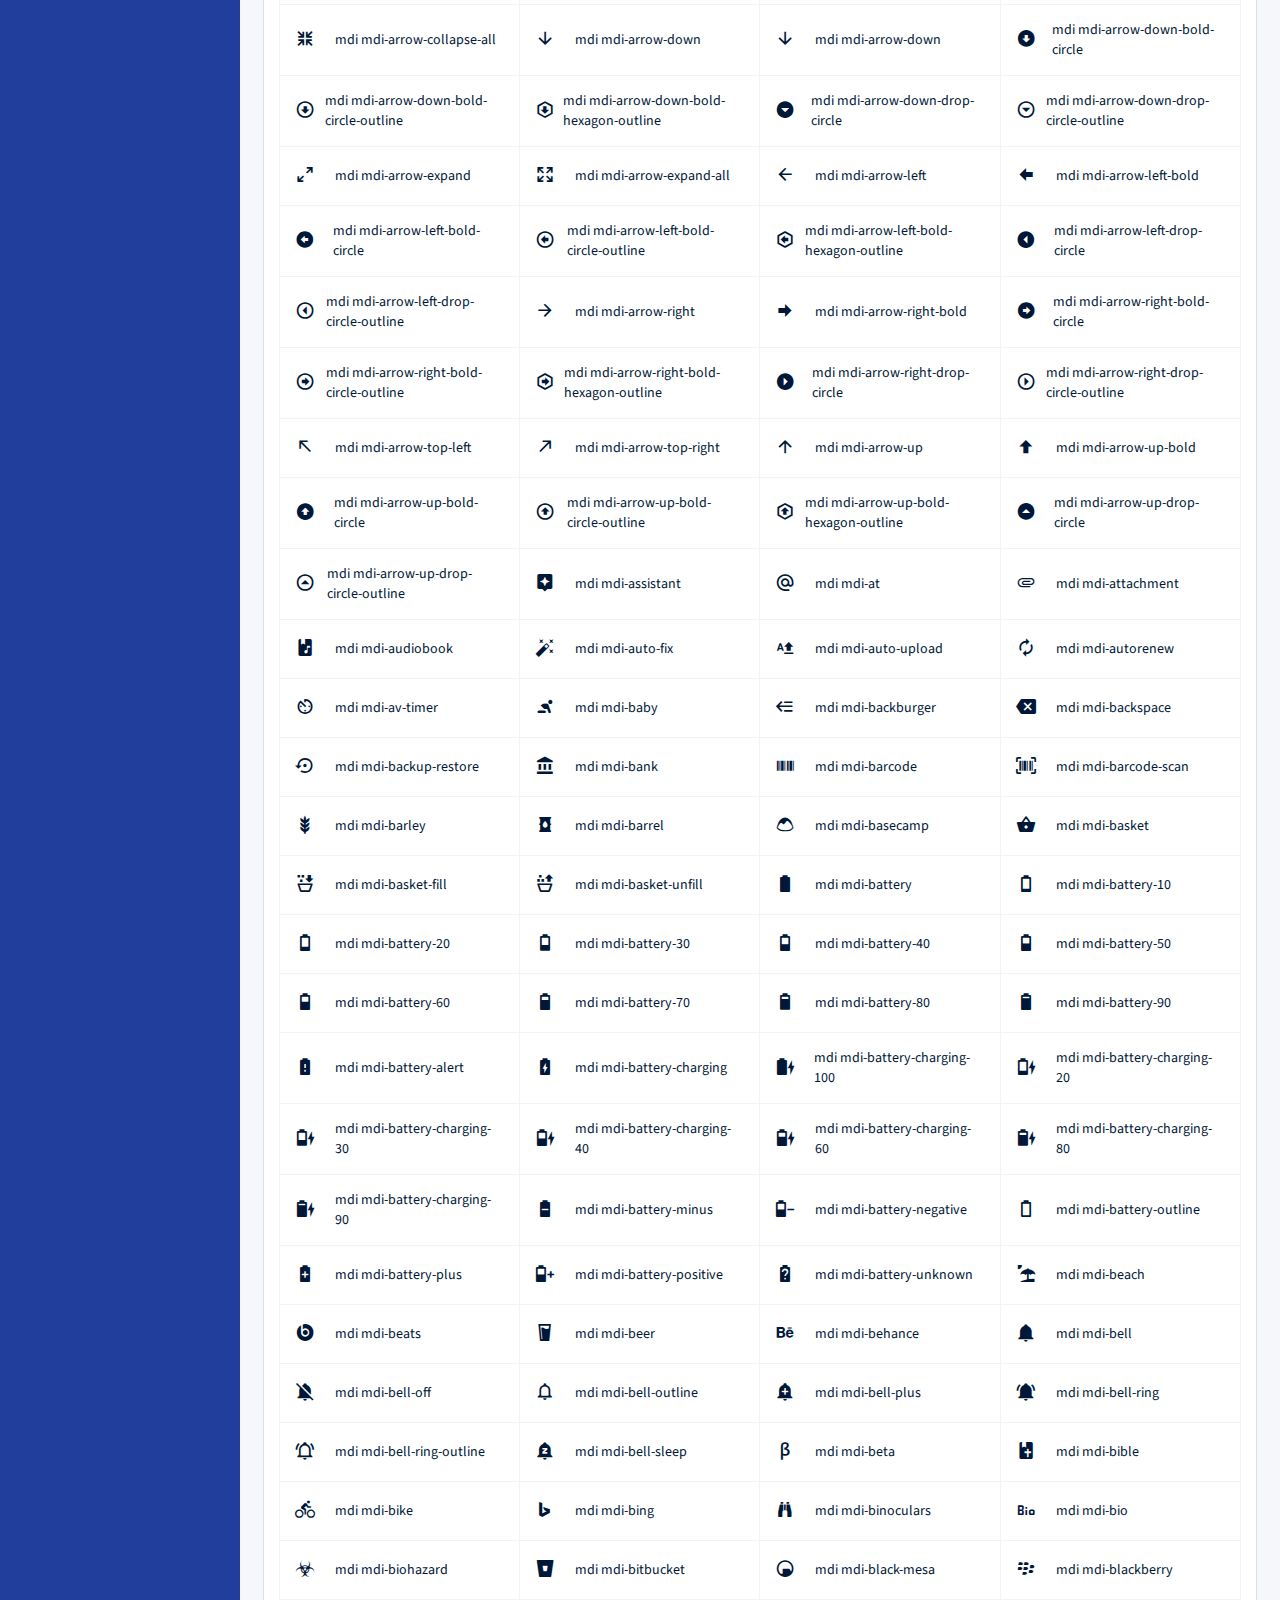
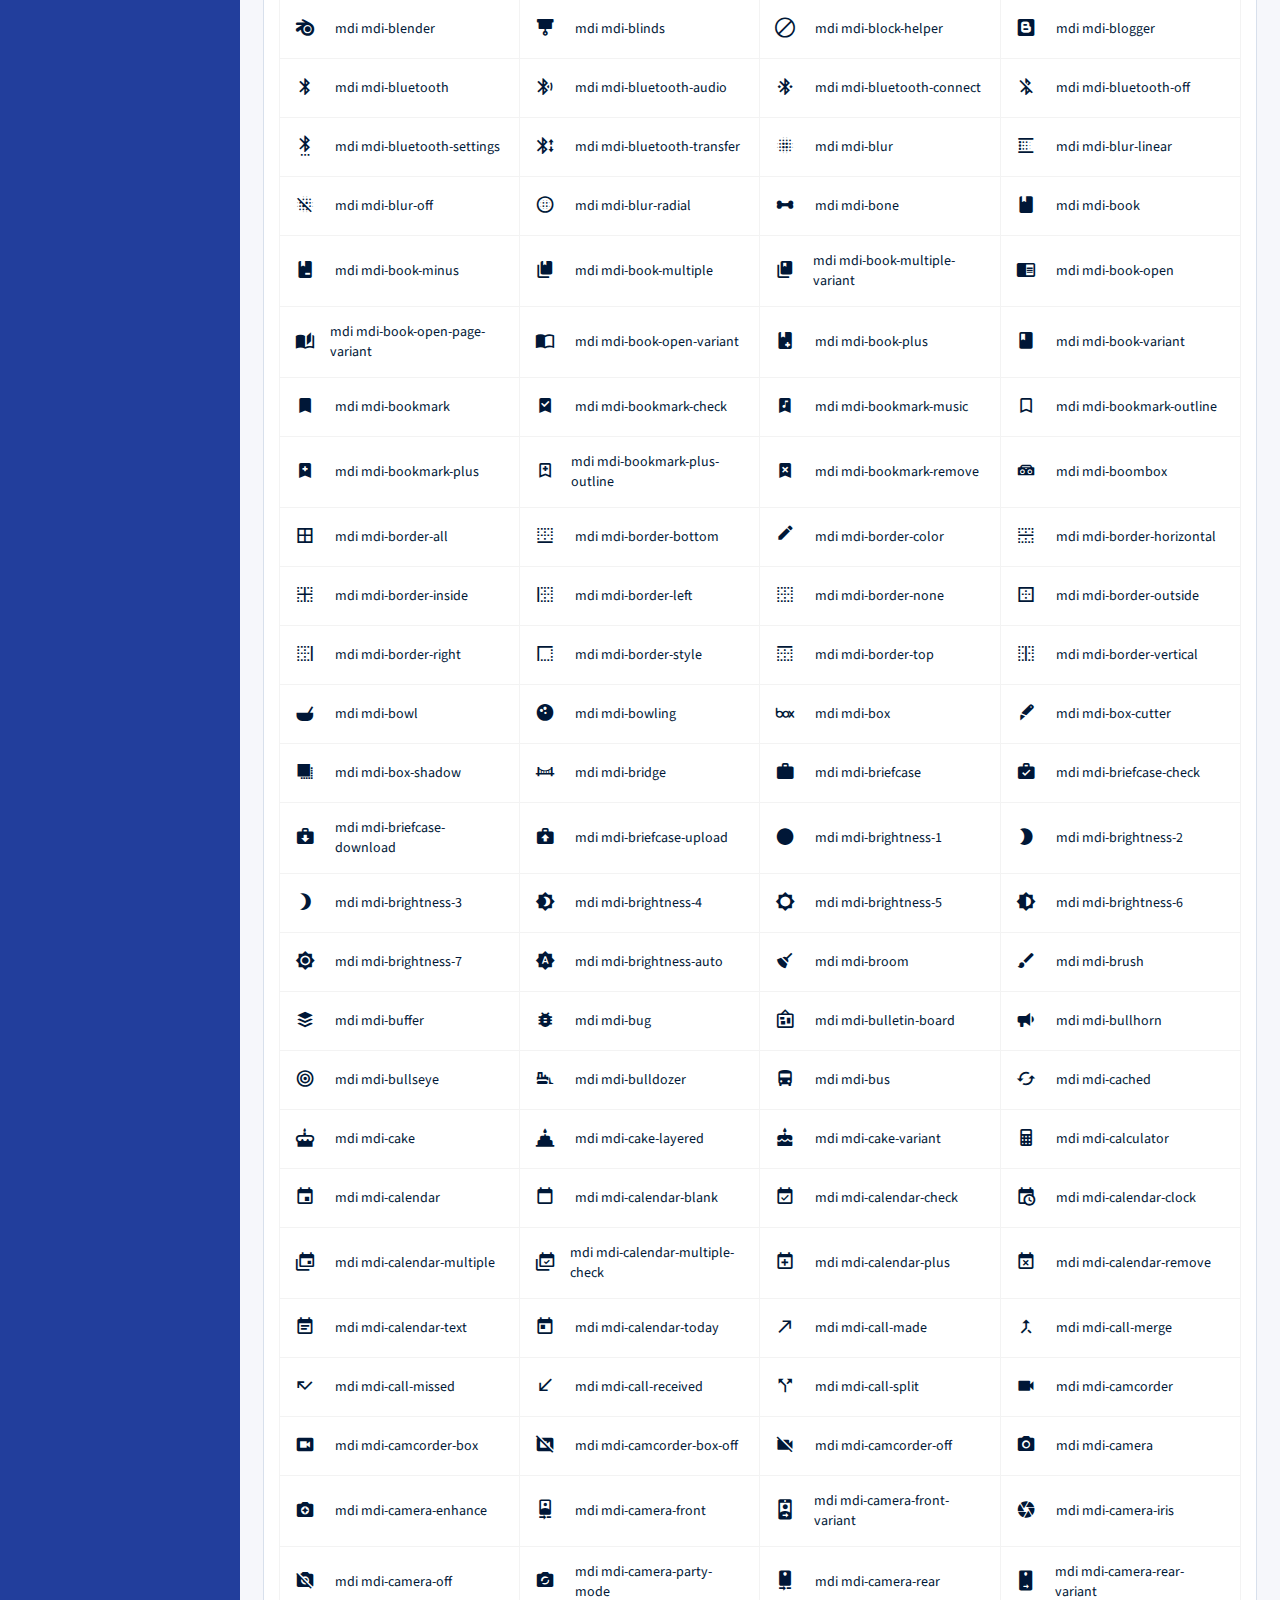
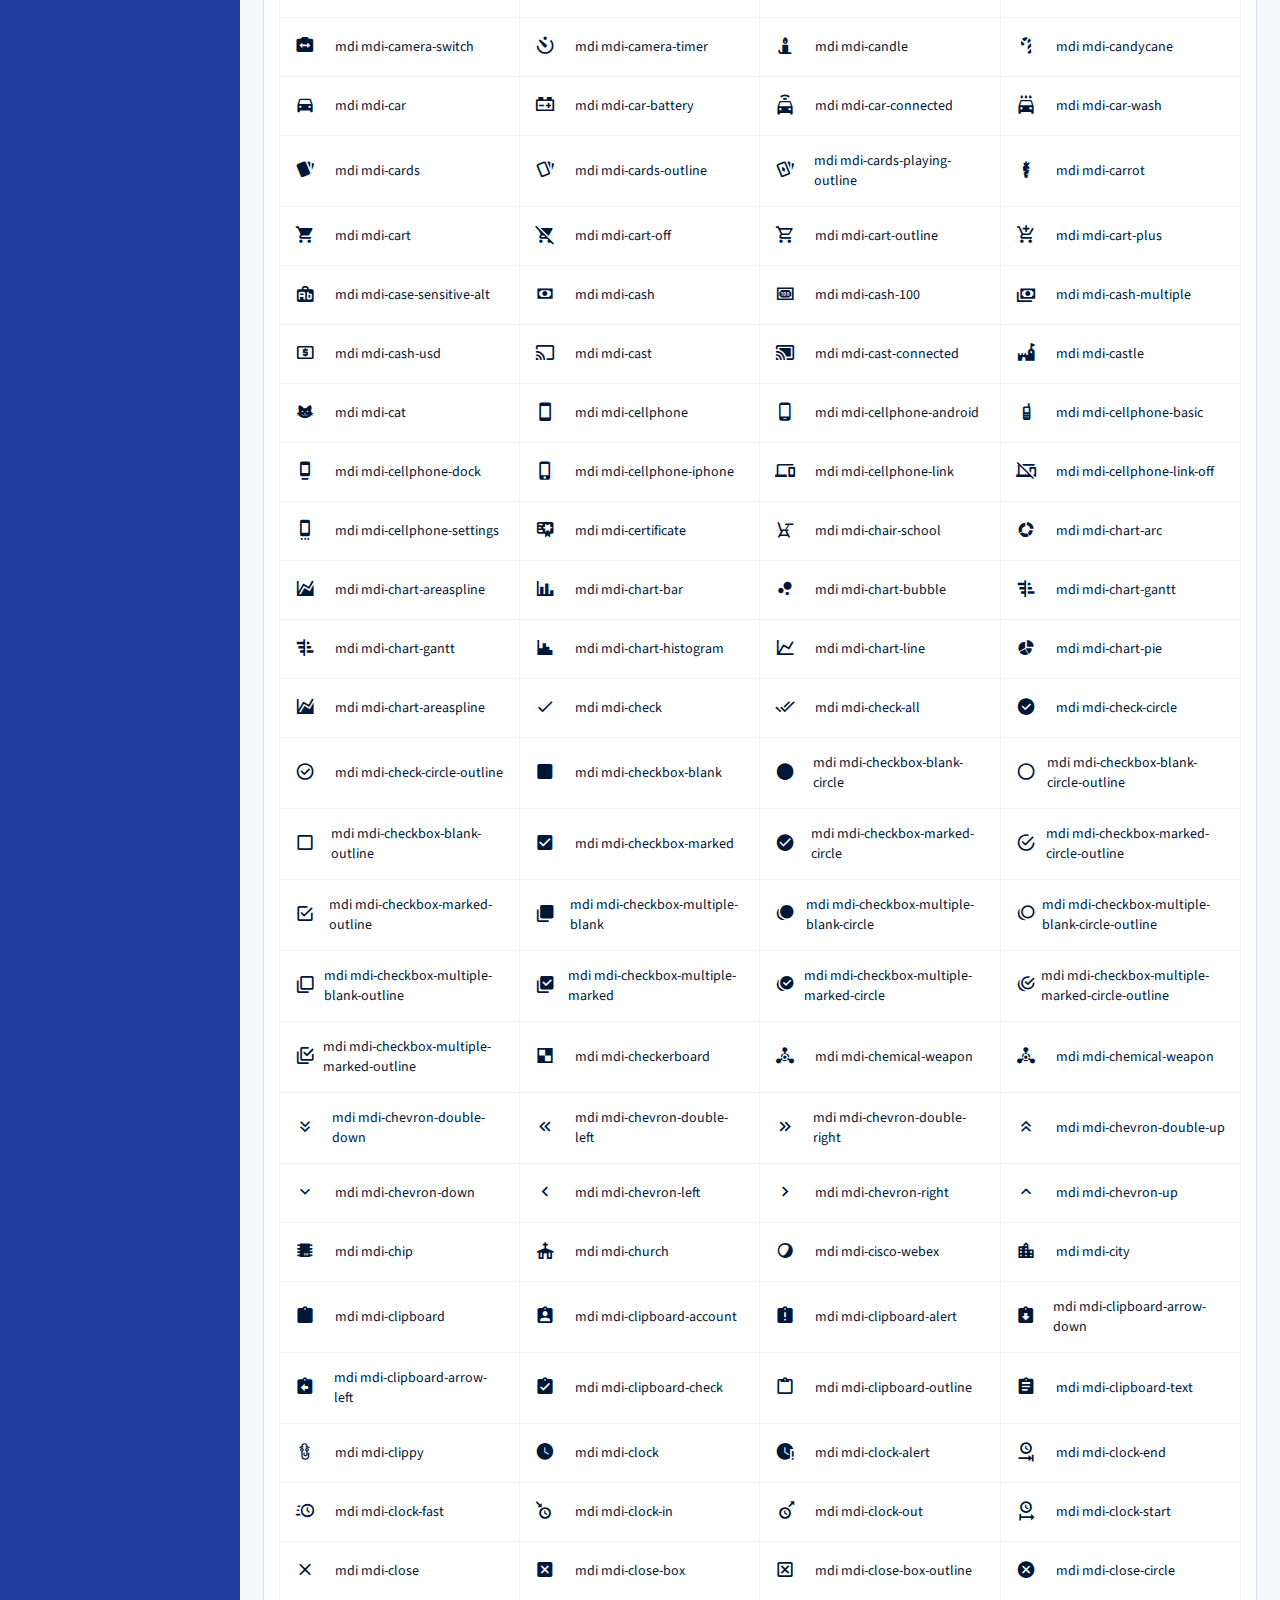
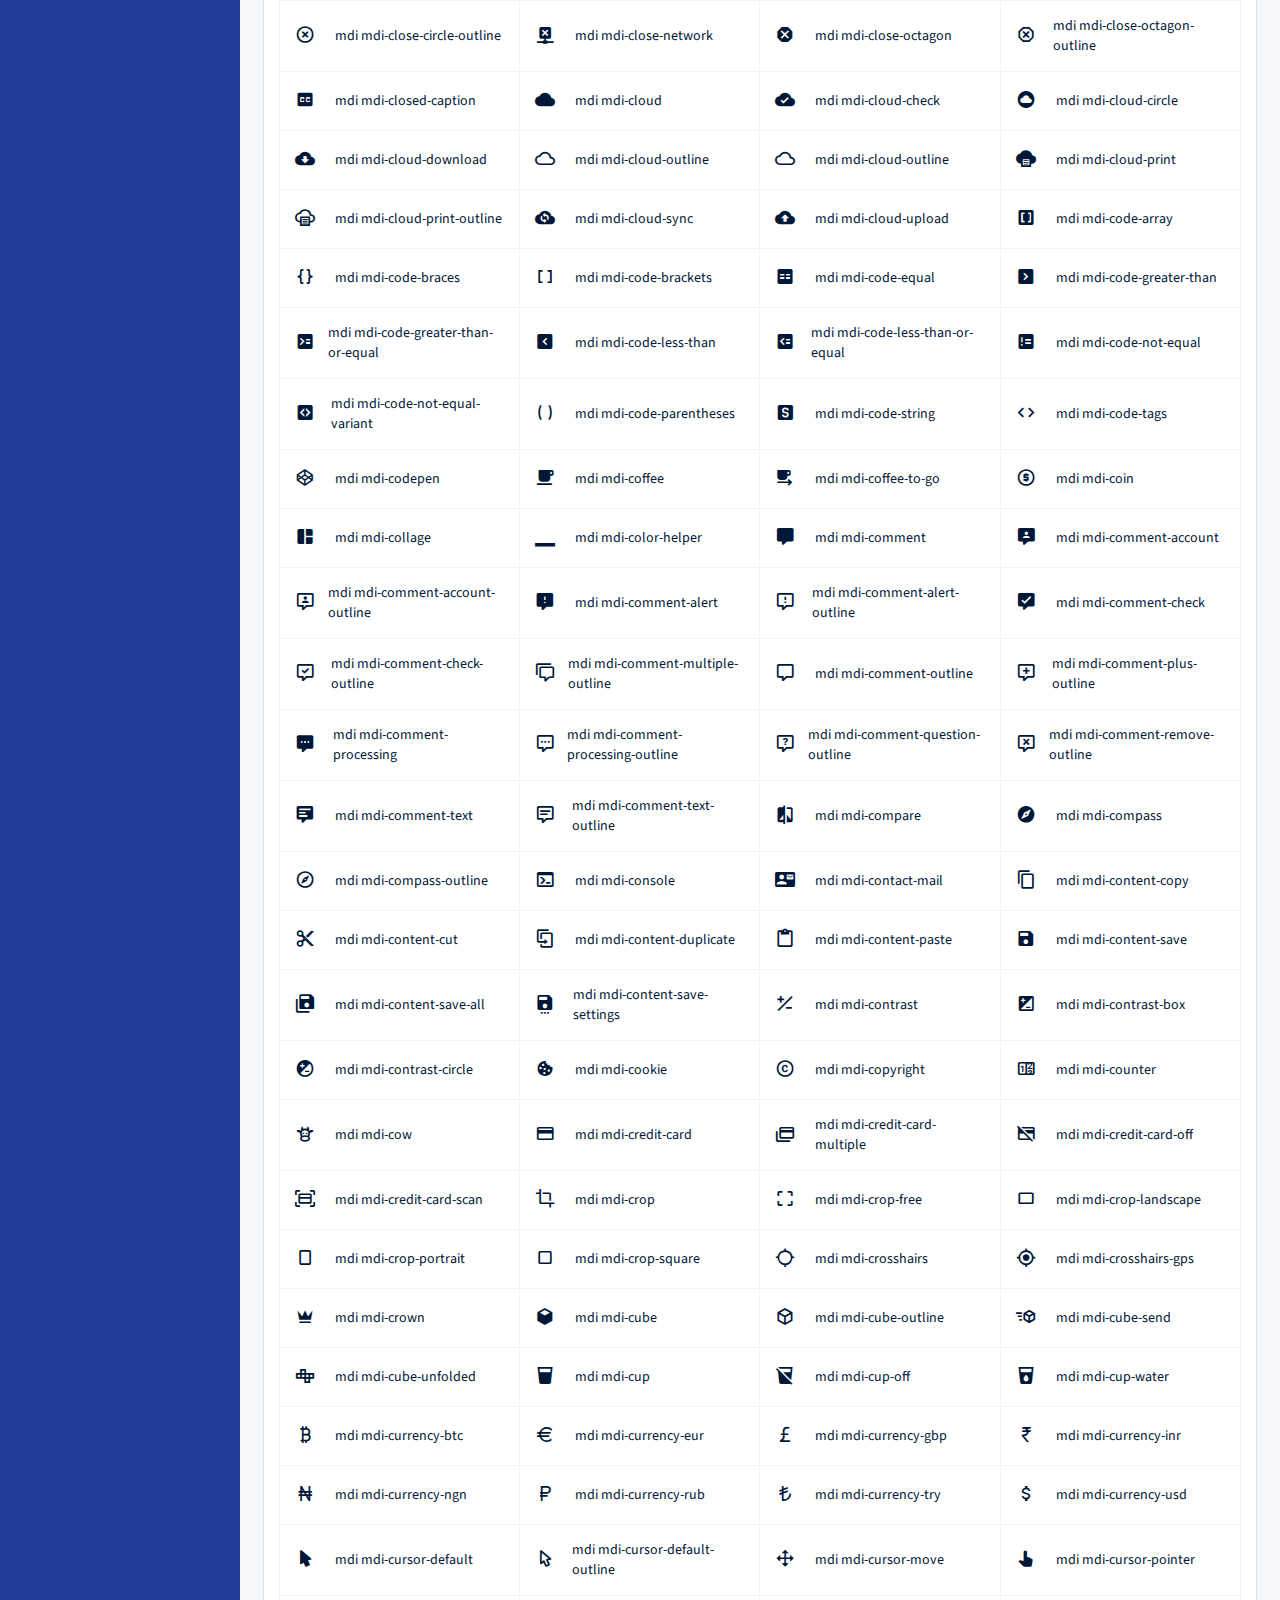
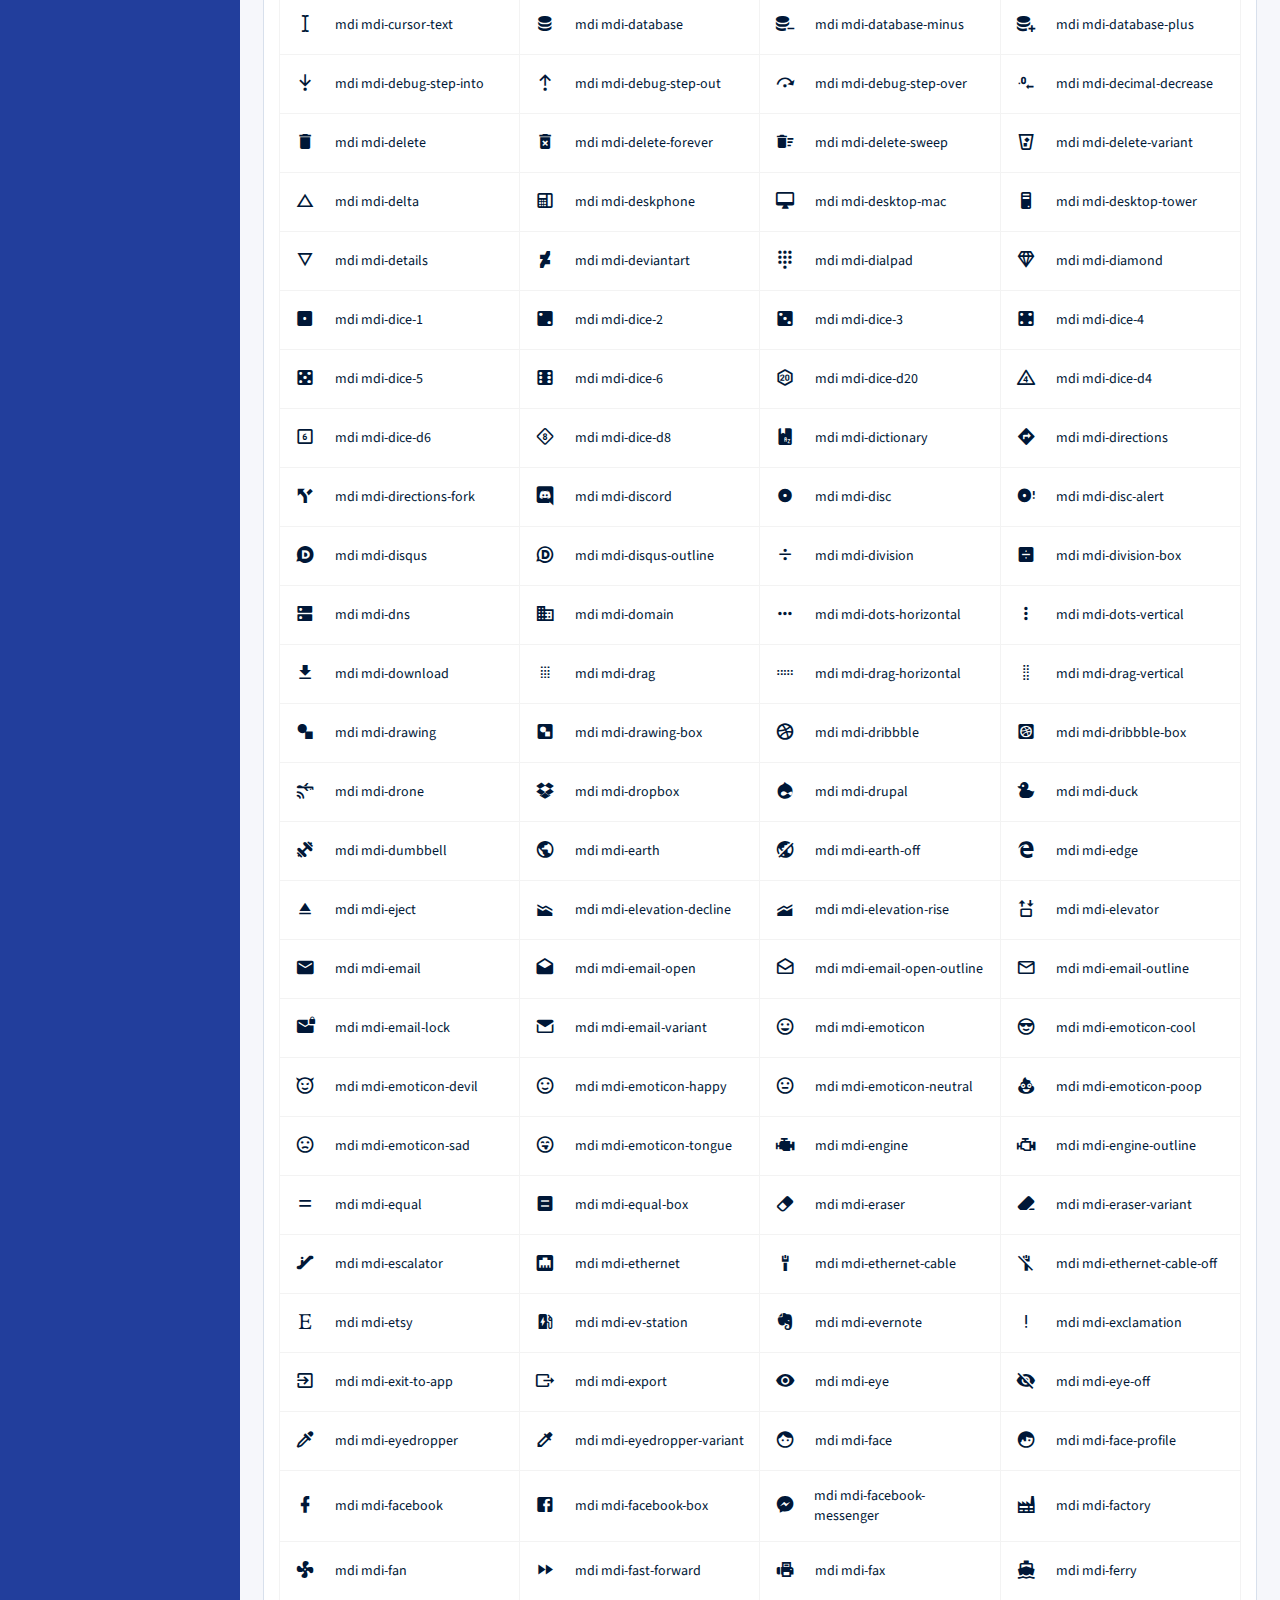
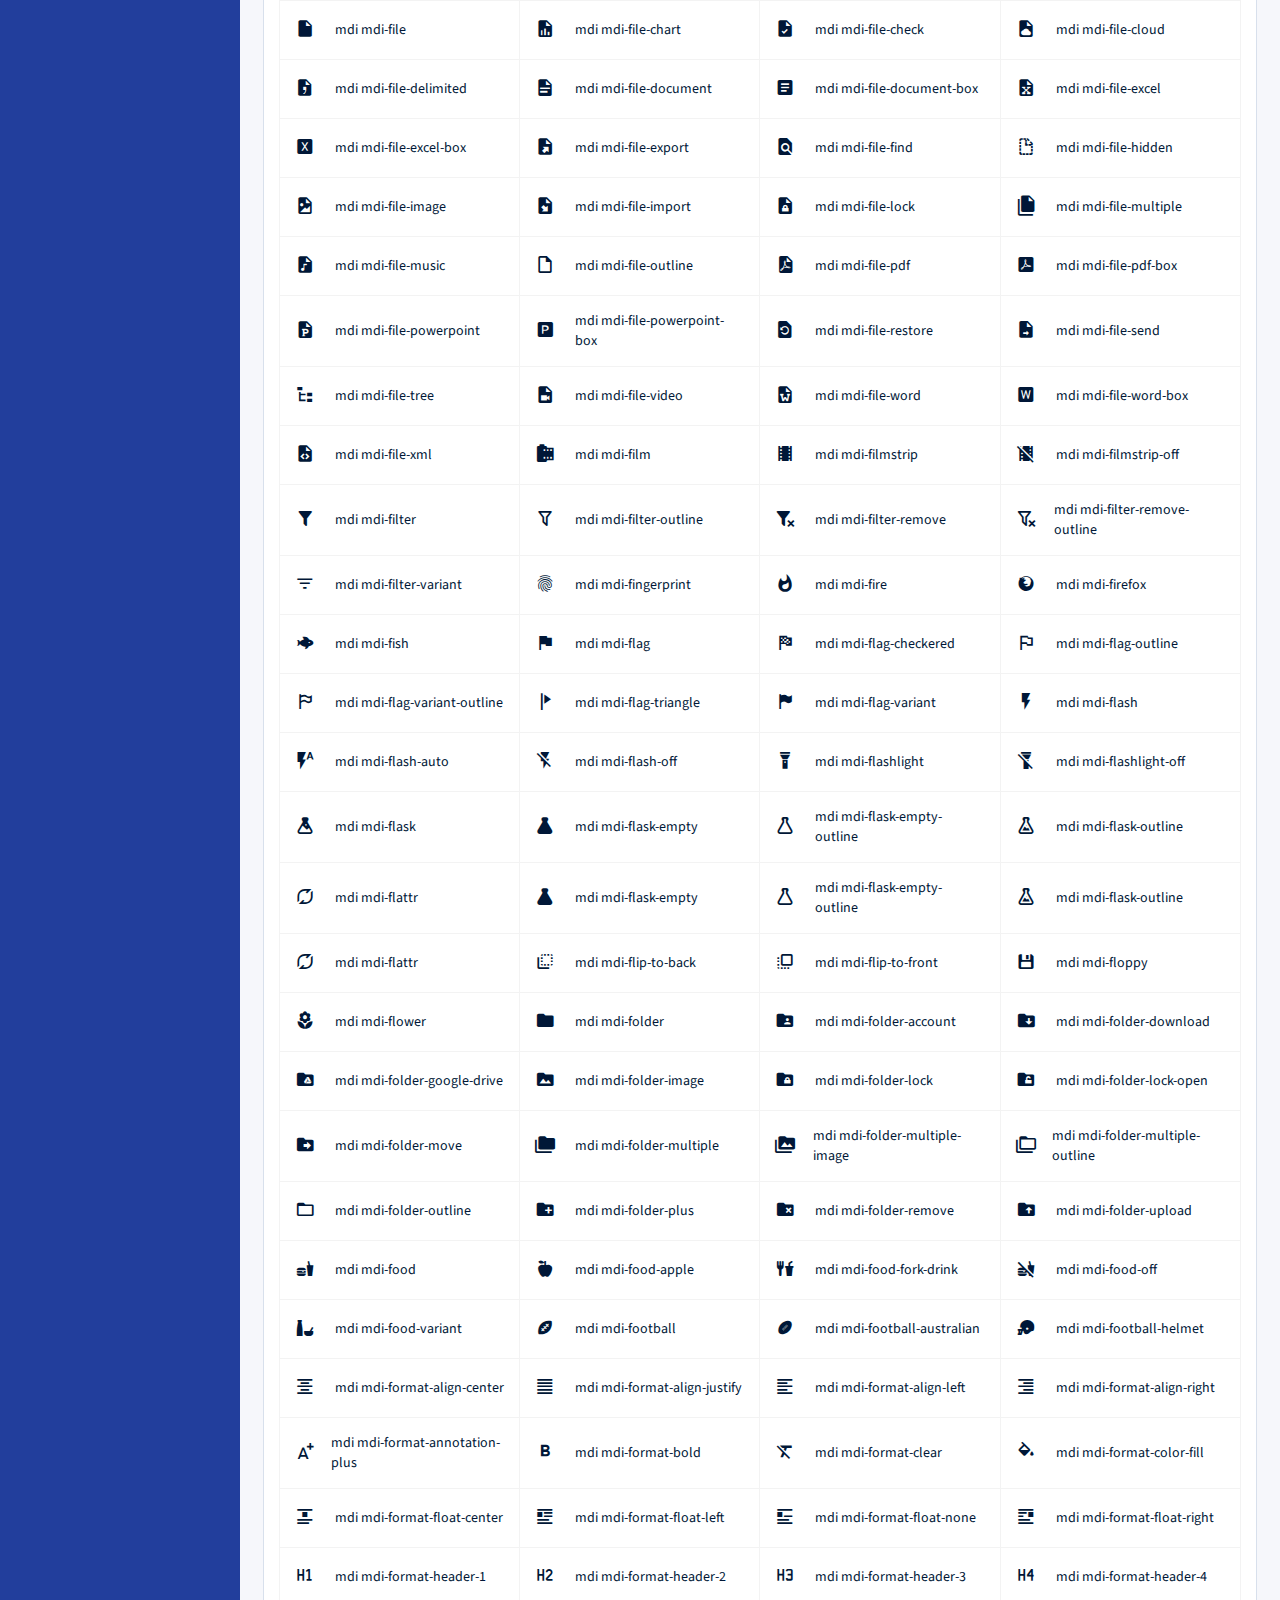
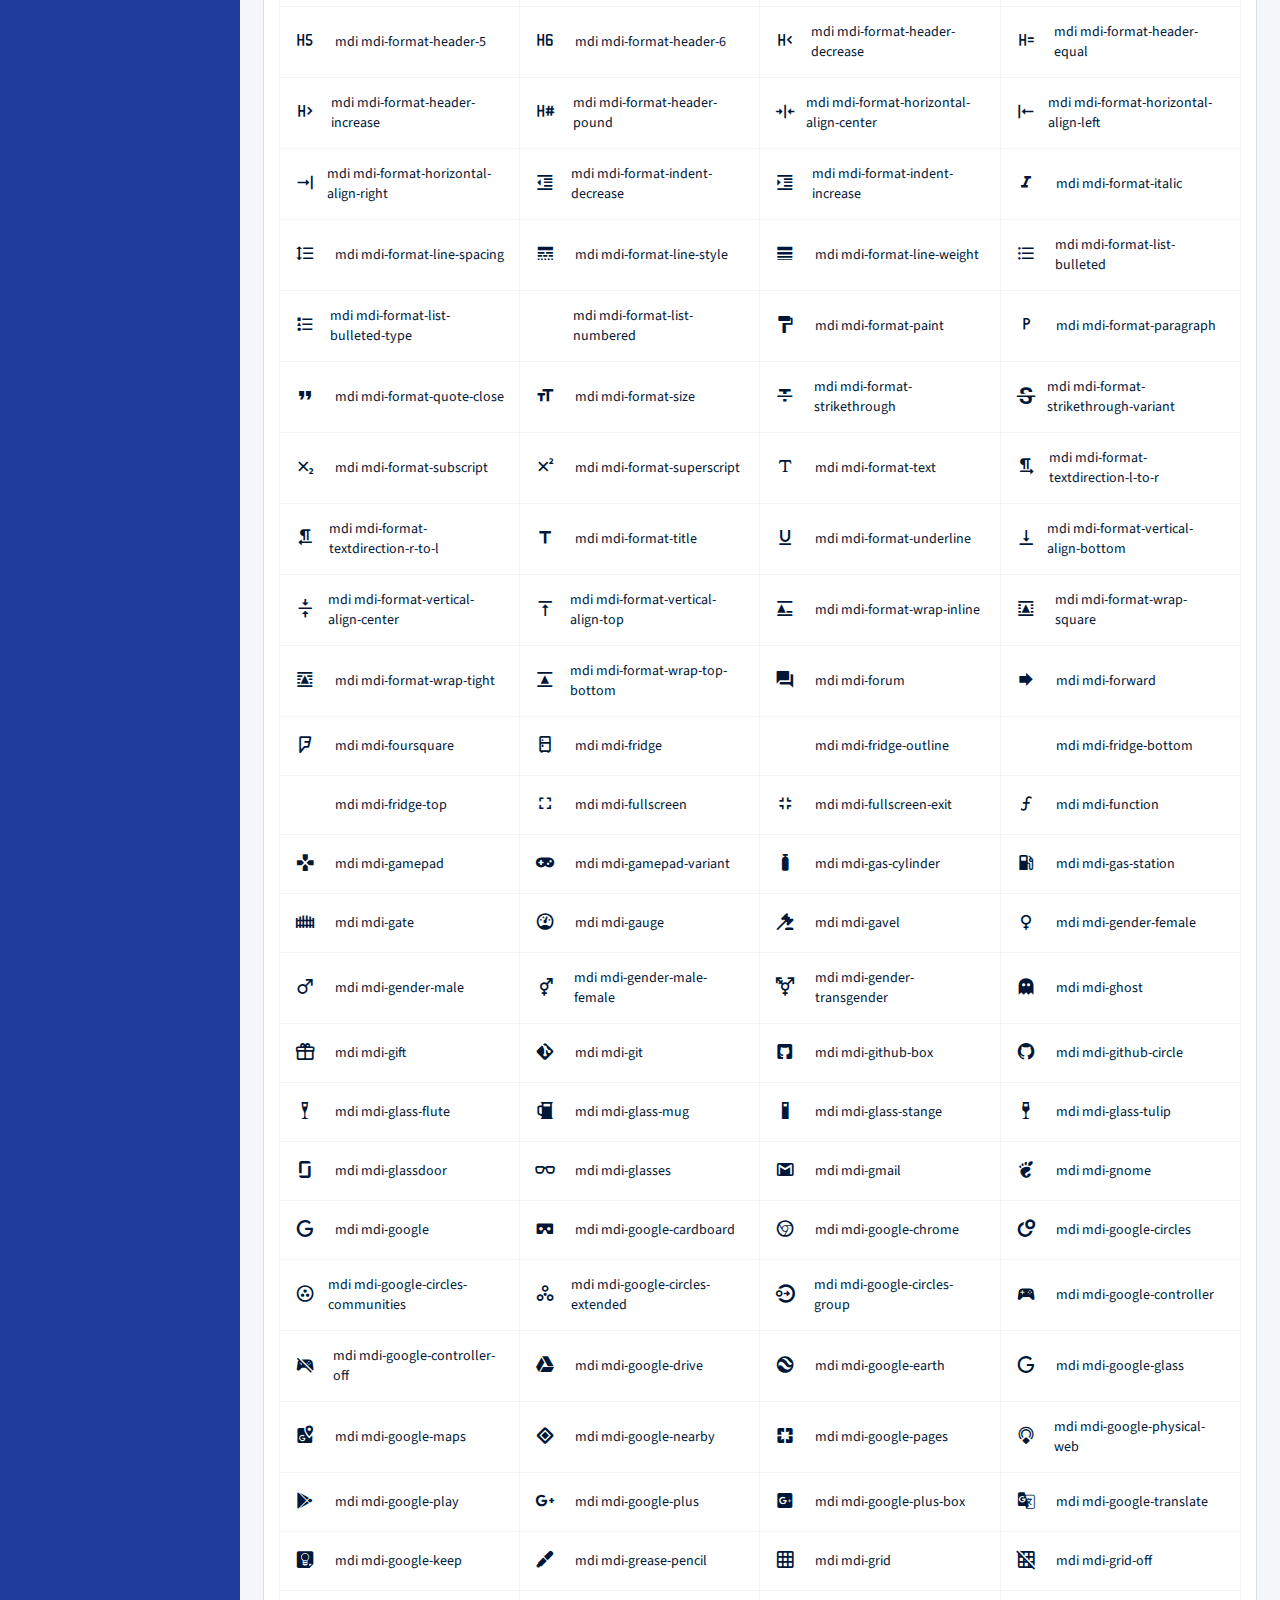
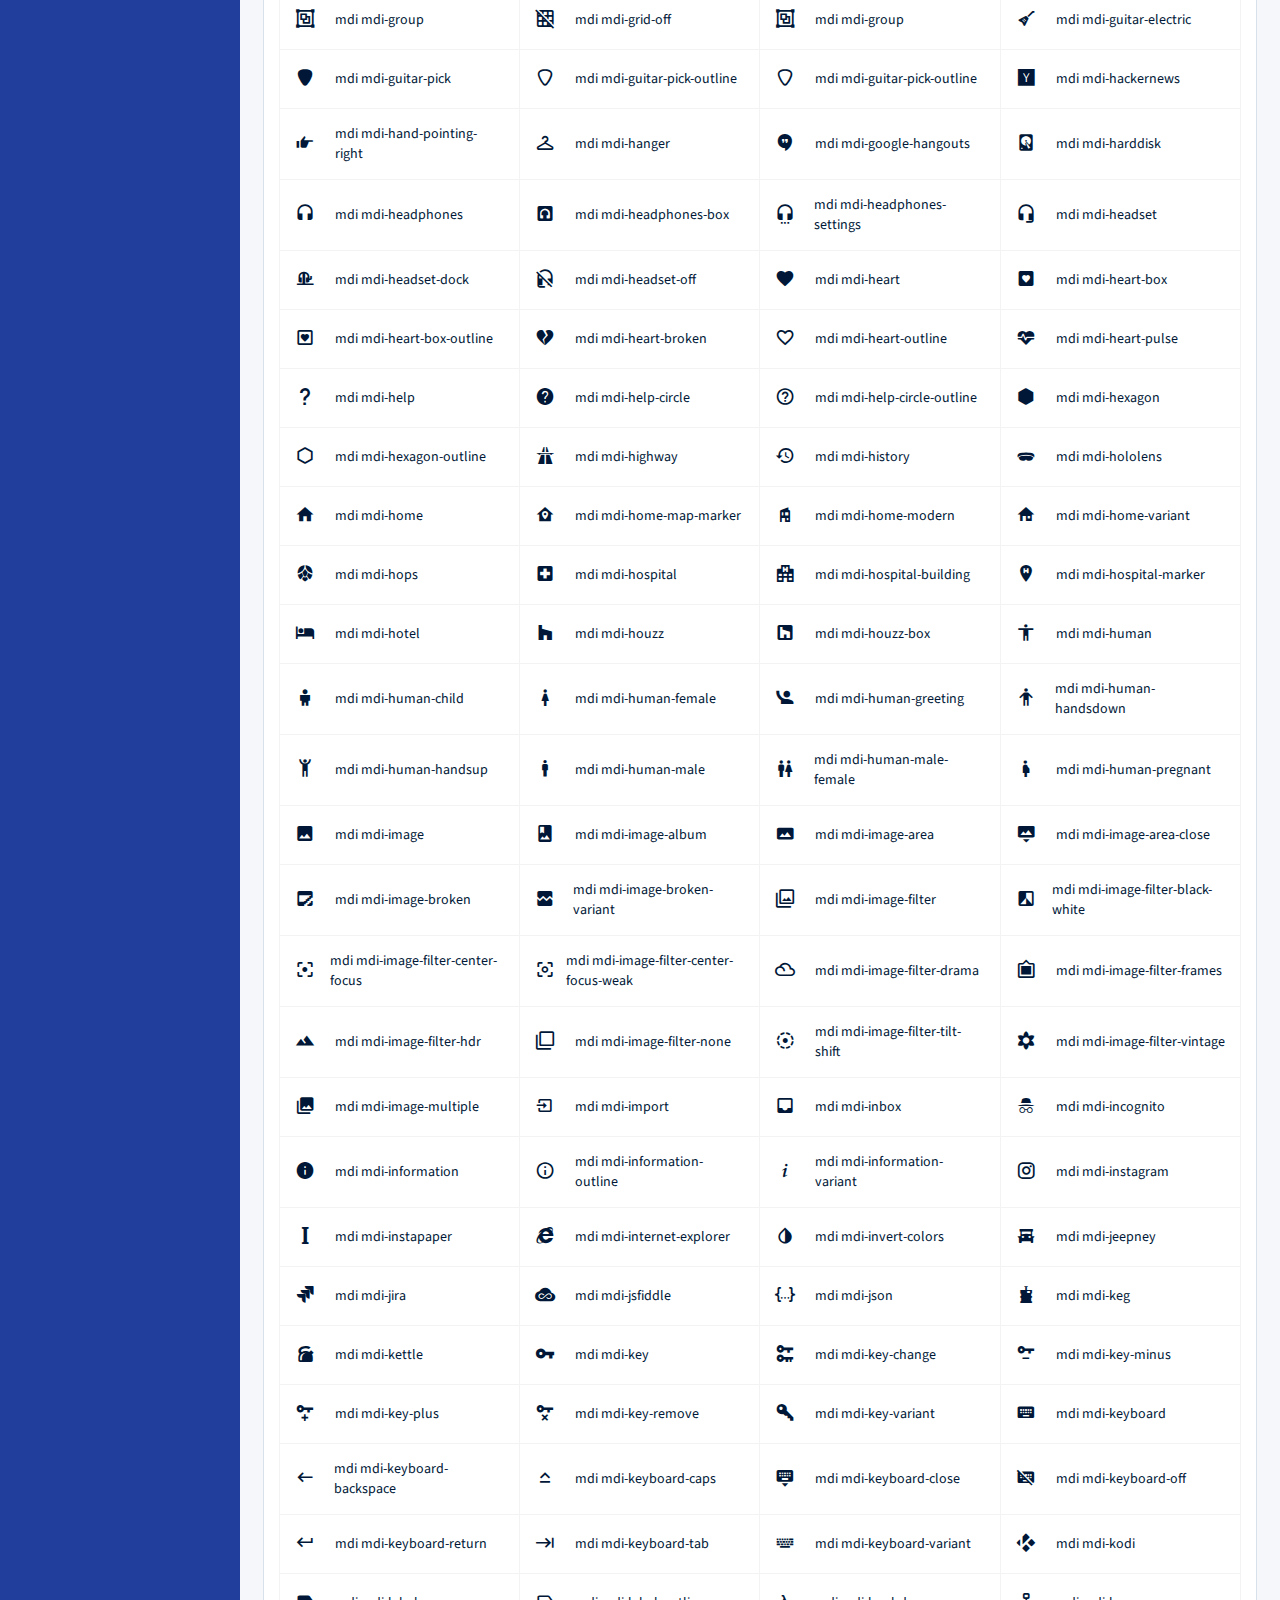
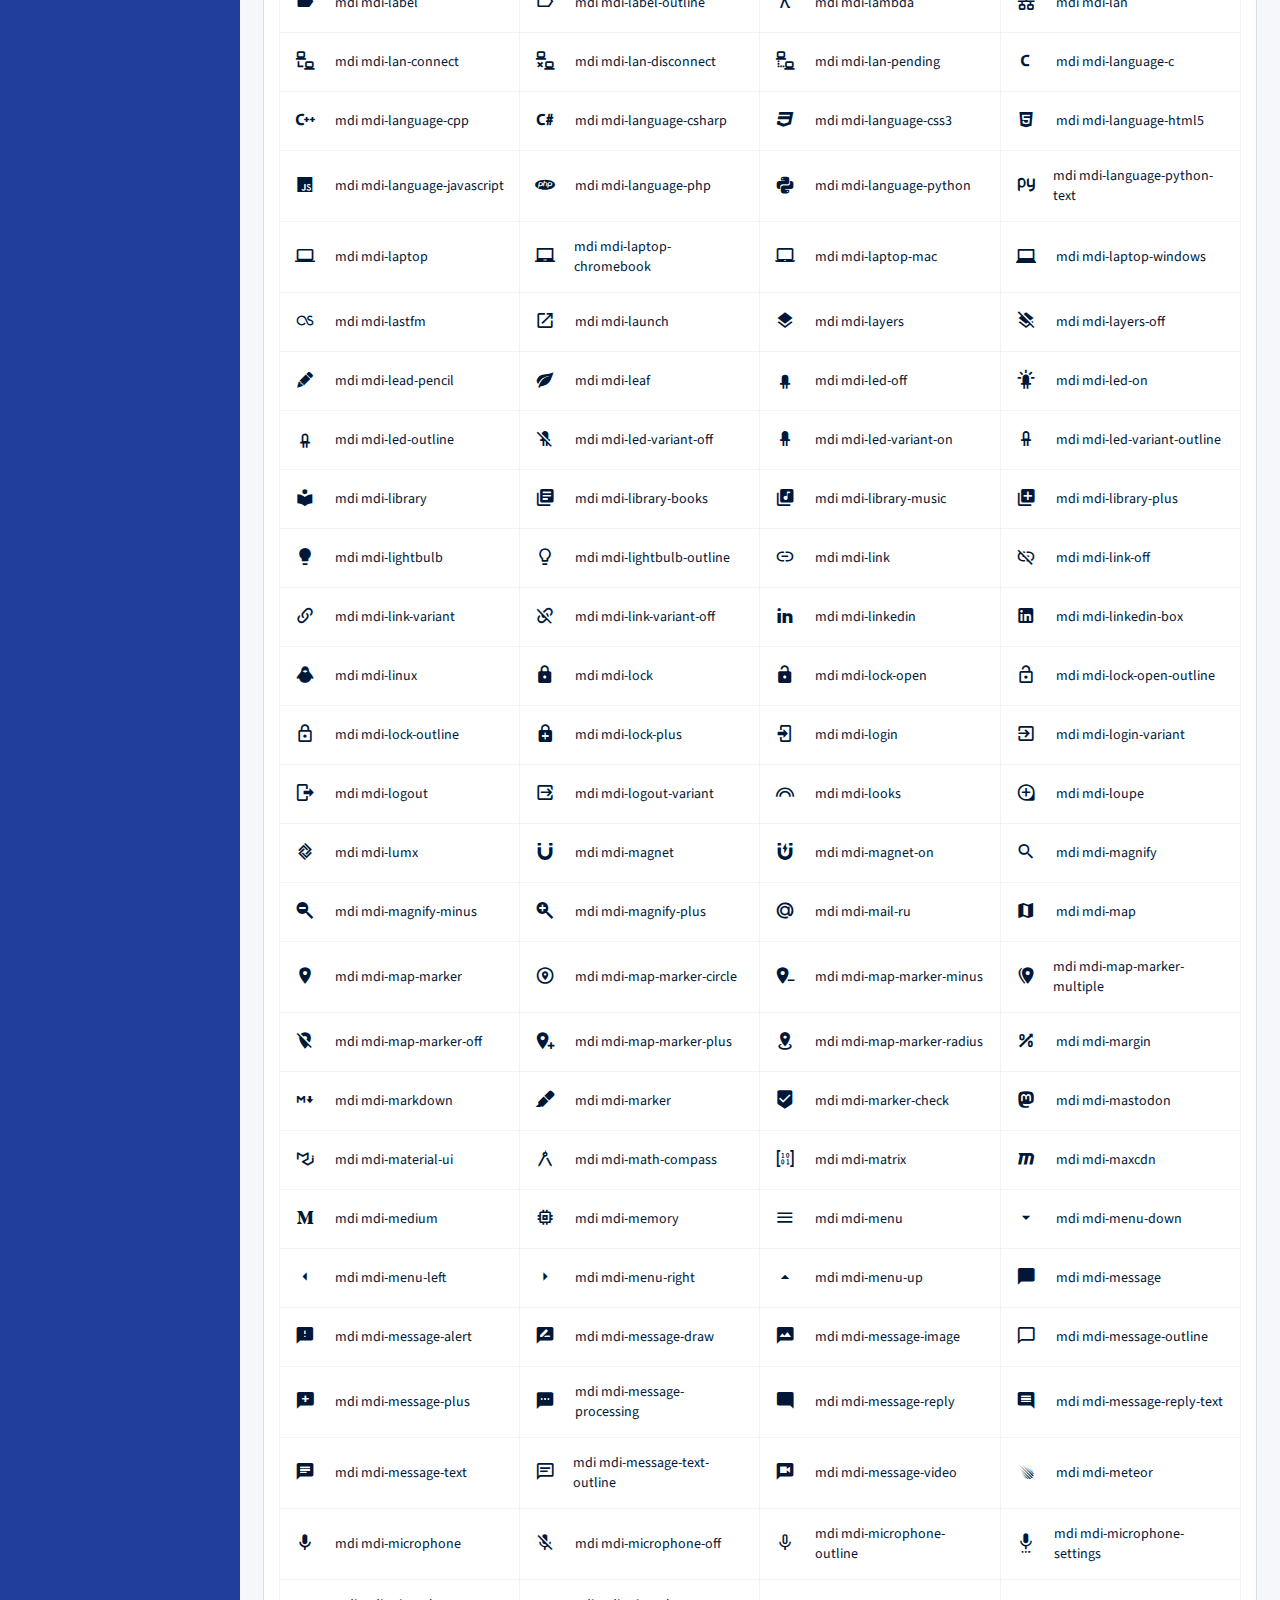
<file: admin/pages/icons/mdi.html>
<!DOCTYPE html>
<html lang="en">

<head>
  <!-- Required meta tags -->
  <meta charset="utf-8">
  <meta name="viewport" content="width=device-width, initial-scale=1, shrink-to-fit=no">
  <title>Spica Admin</title>
  <!-- base:css -->
  <link rel="stylesheet" href="../../vendors/mdi/css/materialdesignicons.min.css">
  <link rel="stylesheet" href="../../vendors/css/vendor.bundle.base.css">
  <!-- endinject -->
  <!-- inject:css -->
  <link rel="stylesheet" href="../../css/style.css">
  <!-- endinject -->
  <link rel="shortcut icon" href="../../images/favicon.png" />
</head>

<body>
  <div class="container-scroller d-flex">
    <!-- partial:../../partials/_sidebar.html -->
    
    <nav class="sidebar sidebar-offcanvas" id="sidebar">
      <ul class="nav">
        <li class="nav-item sidebar-category">
          <p>Navigation</p>
          <span></span>
        </li>
        <li class="nav-item">
          <a class="nav-link" href="../../index.html">
            <i class="mdi mdi-view-quilt menu-icon"></i>
            <span class="menu-title">Dashboard</span>
            <div class="badge badge-info badge-pill">2</div>
          </a>
        </li>
        <li class="nav-item sidebar-category">
          <p>Components</p>
          <span></span>
        </li>
        <li class="nav-item">
          <a class="nav-link" data-bs-toggle="collapse" href="#ui-basic" aria-expanded="false" aria-controls="ui-basic">
            <i class="mdi mdi-palette menu-icon"></i>
            <span class="menu-title">UI Elements</span>
            <i class="menu-arrow"></i>
          </a>
          <div class="collapse" id="ui-basic">
            <ul class="nav flex-column sub-menu">
              <li class="nav-item"> <a class="nav-link" href="../../pages/ui-features/buttons.html">Buttons</a></li>
              <li class="nav-item"> <a class="nav-link" href="../../pages/ui-features/typography.html">Typography</a></li>
            </ul>
          </div>
        </li>
        <li class="nav-item">
          <a class="nav-link" href="../../pages/forms/basic_elements.html">
            <i class="mdi mdi-view-headline menu-icon"></i>
            <span class="menu-title">Form elements</span>
          </a>
        </li>
        <li class="nav-item">
          <a class="nav-link" href="../../pages/charts/chartjs.html">
            <i class="mdi mdi-chart-pie menu-icon"></i>
            <span class="menu-title">Charts</span>
          </a>
        </li>
        <li class="nav-item">
          <a class="nav-link" href="../../pages/tables/basic-table.html">
            <i class="mdi mdi-grid-large menu-icon"></i>
            <span class="menu-title">Tables</span>
          </a>
        </li>
        <li class="nav-item">
          <a class="nav-link" href="../../pages/icons/mdi.html">
            <i class="mdi mdi-emoticon menu-icon"></i>
            <span class="menu-title">Icons</span>
          </a>
        </li>
        <li class="nav-item sidebar-category">
          <p>Pages</p>
          <span></span>
        </li>
        <li class="nav-item">
          <a class="nav-link" data-bs-toggle="collapse" href="#auth" aria-expanded="false" aria-controls="auth">
            <i class="mdi mdi-account menu-icon"></i>
            <span class="menu-title">User Pages</span>
            <i class="menu-arrow"></i>
          </a>
          <div class="collapse" id="auth">
            <ul class="nav flex-column sub-menu">
              <li class="nav-item"> <a class="nav-link" href="../../pages/samples/login.html"> Login </a></li>
              <li class="nav-item"> <a class="nav-link" href="../../pages/samples/login-2.html"> Login 2 </a></li>
              <li class="nav-item"> <a class="nav-link" href="../../pages/samples/register.html"> Register </a></li>
              <li class="nav-item"> <a class="nav-link" href="../../pages/samples/register-2.html"> Register 2 </a></li>
              <li class="nav-item"> <a class="nav-link" href="../../pages/samples/lock-screen.html"> Lockscreen </a></li>
            </ul>
          </div>
        </li>
        <li class="nav-item sidebar-category">
          <p>Apps</p>
          <span></span>
        </li>
        <li class="nav-item">
          <a class="nav-link" href="../../docs/documentation.html">
            <i class="mdi mdi-file-document-box-outline menu-icon"></i>
            <span class="menu-title">Documentation</span>
          </a>
        </li>
        <li class="nav-item">
          <a class="nav-link" href="https://www.bootstrapdash.com/product/spica-admin/">
            <button class="btn bg-danger btn-sm menu-title">Upgrade to pro</button>
          </a>
        </li>
      </ul>
    </nav>
    
    <!-- partial -->
    <div class="container-fluid page-body-wrapper">
      <!-- partial:../../partials/_navbar.html -->
      <nav class="navbar col-lg-12 col-12 px-0 py-0 py-lg-4 d-flex flex-row">
        <div class="navbar-menu-wrapper d-flex align-items-center justify-content-end">
          <button class="navbar-toggler navbar-toggler align-self-center" type="button" data-toggle="minimize">
            <span class="mdi mdi-menu"></span>
          </button>
          <div class="navbar-brand-wrapper">
            <a class="navbar-brand brand-logo" href="../../index.html"><img src="../../images/logo.svg" alt="logo"/></a>
            <a class="navbar-brand brand-logo-mini" href="../../index.html"><img src="../../images/logo-mini.svg" alt="logo"/></a>
          </div>
          <h4 class="font-weight-bold mb-0 d-none d-md-block mt-1">Welcome back, Brandon Haynes</h4>
          <ul class="navbar-nav navbar-nav-right">
            <li class="nav-item">
              <h4 class="mb-0 font-weight-bold d-none d-xl-block">Mar 12, 2019 - Apr 10, 2019</h4>
            </li>
            <li class="nav-item dropdown me-1">
              <a class="nav-link count-indicator dropdown-toggle d-flex justify-content-center align-items-center" id="messageDropdown" href="#" data-bs-toggle="dropdown">
                <i class="mdi mdi-calendar mx-0"></i>
                <span class="count bg-info">2</span>
              </a>
              <div class="dropdown-menu dropdown-menu-right navbar-dropdown preview-list" aria-labelledby="messageDropdown">
                <p class="mb-0 font-weight-normal float-left dropdown-header">Messages</p>
                <a class="dropdown-item preview-item">
                  <div class="preview-thumbnail">
                      <img src="../../images/faces/face4.jpg" alt="image" class="profile-pic">
                  </div>
                  <div class="preview-item-content flex-grow">
                    <h6 class="preview-subject ellipsis font-weight-normal">David Grey
                    </h6>
                    <p class="font-weight-light small-text text-muted mb-0">
                      The meeting is cancelled
                    </p>
                  </div>
                </a>
                <a class="dropdown-item preview-item">
                  <div class="preview-thumbnail">
                      <img src="../../images/faces/face2.jpg" alt="image" class="profile-pic">
                  </div>
                  <div class="preview-item-content flex-grow">
                    <h6 class="preview-subject ellipsis font-weight-normal">Tim Cook
                    </h6>
                    <p class="font-weight-light small-text text-muted mb-0">
                      New product launch
                    </p>
                  </div>
                </a>
                <a class="dropdown-item preview-item">
                  <div class="preview-thumbnail">
                      <img src="../../images/faces/face3.jpg" alt="image" class="profile-pic">
                  </div>
                  <div class="preview-item-content flex-grow">
                    <h6 class="preview-subject ellipsis font-weight-normal"> Johnson
                    </h6>
                    <p class="font-weight-light small-text text-muted mb-0">
                      Upcoming board meeting
                    </p>
                  </div>
                </a>
              </div>
            </li>
            <li class="nav-item dropdown me-2">
              <a class="nav-link count-indicator dropdown-toggle d-flex align-items-center justify-content-center" id="notificationDropdown" href="#" data-bs-toggle="dropdown">
                <i class="mdi mdi-email-open mx-0"></i>
                <span class="count bg-danger">1</span>
              </a>
              <div class="dropdown-menu dropdown-menu-right navbar-dropdown preview-list" aria-labelledby="notificationDropdown">
                <p class="mb-0 font-weight-normal float-left dropdown-header">Notifications</p>
                <a class="dropdown-item preview-item">
                  <div class="preview-thumbnail">
                    <div class="preview-icon bg-success">
                      <i class="mdi mdi-information mx-0"></i>
                    </div>
                  </div>
                  <div class="preview-item-content">
                    <h6 class="preview-subject font-weight-normal">Application Error</h6>
                    <p class="font-weight-light small-text mb-0 text-muted">
                      Just now
                    </p>
                  </div>
                </a>
                <a class="dropdown-item preview-item">
                  <div class="preview-thumbnail">
                    <div class="preview-icon bg-warning">
                      <i class="mdi mdi-settings mx-0"></i>
                    </div>
                  </div>
                  <div class="preview-item-content">
                    <h6 class="preview-subject font-weight-normal">Settings</h6>
                    <p class="font-weight-light small-text mb-0 text-muted">
                      Private message
                    </p>
                  </div>
                </a>
                <a class="dropdown-item preview-item">
                  <div class="preview-thumbnail">
                    <div class="preview-icon bg-info">
                      <i class="mdi mdi-account-box mx-0"></i>
                    </div>
                  </div>
                  <div class="preview-item-content">
                    <h6 class="preview-subject font-weight-normal">New user registration</h6>
                    <p class="font-weight-light small-text mb-0 text-muted">
                      2 days ago
                    </p>
                  </div>
                </a>
              </div>
            </li>
          </ul>
          <button class="navbar-toggler navbar-toggler-right d-lg-none align-self-center" type="button" data-toggle="offcanvas">
            <span class="mdi mdi-menu"></span>
          </button>
        </div>
        <div class="navbar-menu-wrapper navbar-search-wrapper d-none d-lg-flex align-items-center">
          <ul class="navbar-nav mr-lg-2">
            <li class="nav-item nav-search d-none d-lg-block">
              <div class="input-group">
                <input type="text" class="form-control" placeholder="Search Here..." aria-label="search" aria-describedby="search">
              </div>
            </li>
          </ul>
          <ul class="navbar-nav navbar-nav-right">
            <li class="nav-item nav-profile dropdown">
              <a class="nav-link dropdown-toggle" href="#" data-bs-toggle="dropdown" id="profileDropdown">
                <img src="../../images/faces/face5.jpg" alt="profile"/>
                <span class="nav-profile-name">Eleanor Richardson</span>
              </a>
              <div class="dropdown-menu dropdown-menu-right navbar-dropdown" aria-labelledby="profileDropdown">
                <a class="dropdown-item">
                  <i class="mdi mdi-settings text-primary"></i>
                  Settings
                </a>
                <a class="dropdown-item">
                  <i class="mdi mdi-logout text-primary"></i>
                  Logout
                </a>
              </div>
            </li>
            <li class="nav-item">
              <a href="#" class="nav-link icon-link">
                <i class="mdi mdi-plus-circle-outline"></i>
              </a>
            </li>
            <li class="nav-item">
              <a href="#" class="nav-link icon-link">
                <i class="mdi mdi-web"></i>
              </a>
            </li>
            <li class="nav-item">
              <a href="#" class="nav-link icon-link">
                <i class="mdi mdi-clock-outline"></i>
              </a>
            </li>
          </ul>
        </div>
      </nav>
      <!-- partial -->
      <div class="main-panel">        
        <div class="content-wrapper">
          <div class="row">
            <div class="col-lg-12 grid-margin">
              <div class="card">
                <div class="card-body">
                    <div class="row icons-list">
                        <div class="col-sm-6 col-md-4 col-lg-3">
                          <i class="mdi mdi-access-point"></i> mdi mdi-access-point </div>
                        <div class="col-sm-6 col-md-4 col-lg-3">
                          <i class="mdi mdi-access-point-network"></i> mdi mdi-access-point-network </div>
                        <div class="col-sm-6 col-md-4 col-lg-3">
                          <i class="mdi mdi-account"></i> mdi mdi-account </div>
                        <div class="col-sm-6 col-md-4 col-lg-3">
                          <i class="mdi mdi-account-box"></i> mdi mdi-account-box </div>
                        <div class="col-sm-6 col-md-4 col-lg-3">
                          <i class="mdi mdi-account-box-outline"></i> mdi mdi-account-box-outline </div>
                        <div class="col-sm-6 col-md-4 col-lg-3">
                          <i class="mdi mdi-account-card-details"></i> mdi mdi-account-card-details </div>
                        <div class="col-sm-6 col-md-4 col-lg-3">
                          <i class="mdi mdi-account-check"></i> mdi mdi-account-check </div>
                        <div class="col-sm-6 col-md-4 col-lg-3">
                          <i class="mdi mdi-account-circle"></i> mdi mdi-account-circle </div>
                        <div class="col-sm-6 col-md-4 col-lg-3">
                          <i class="mdi mdi-account-convert"></i> mdi mdi-account-convert </div>
                        <div class="col-sm-6 col-md-4 col-lg-3">
                          <i class="mdi mdi-account-key"></i> mdi mdi-account-key </div>
                        <div class="col-sm-6 col-md-4 col-lg-3">
                          <i class="mdi mdi-account"></i> mdi mdi-account </div>
                        <div class="col-sm-6 col-md-4 col-lg-3">
                          <i class="mdi mdi-account-minus"></i> mdi mdi-account-minus </div>
                        <div class="col-sm-6 col-md-4 col-lg-3">
                          <i class="mdi mdi-account-multiple"></i> mdi mdi-account-multiple </div>
                        <div class="col-sm-6 col-md-4 col-lg-3">
                          <i class="mdi mdi-account-multiple-minus"></i> mdi mdi-account-multiple-minus </div>
                        <div class="col-sm-6 col-md-4 col-lg-3">
                          <i class="mdi mdi-account-multiple-outline"></i> mdi mdi-account-multiple-outline </div>
                        <div class="col-sm-6 col-md-4 col-lg-3">
                          <i class="mdi mdi-account-multiple-plus"></i> mdi mdi-account-multiple-plus </div>
                        <div class="col-sm-6 col-md-4 col-lg-3">
                          <i class="mdi mdi-account-network"></i> mdi mdi-account-network </div>
                        <div class="col-sm-6 col-md-4 col-lg-3">
                          <i class="mdi mdi-account-off"></i> mdi mdi-account-off </div>
                        <div class="col-sm-6 col-md-4 col-lg-3">
                          <i class="mdi mdi-account-outline"></i> mdi mdi-account-outline </div>
                        <div class="col-sm-6 col-md-4 col-lg-3">
                          <i class="mdi mdi-account-plus"></i> mdi mdi-account-plus </div>
                        <div class="col-sm-6 col-md-4 col-lg-3">
                          <i class="mdi mdi-account-remove"></i> mdi mdi-account-remove </div>
                        <div class="col-sm-6 col-md-4 col-lg-3">
                          <i class="mdi mdi-account-search"></i> mdi mdi-account-search </div>
                        <div class="col-sm-6 col-md-4 col-lg-3">
                          <i class="mdi mdi-account-settings"></i> mdi mdi-account-settings </div>
                        <div class="col-sm-6 col-md-4 col-lg-3">
                          <i class="mdi mdi-account-search-outline"></i> mdi mdi-account-search-outline </div>
                        <div class="col-sm-6 col-md-4 col-lg-3">
                          <i class="mdi mdi-account-star"></i> mdi mdi-account-star </div>
                        <div class="col-sm-6 col-md-4 col-lg-3">
                          <i class="mdi mdi-account-switch"></i> mdi mdi-account-switch </div>
                        <div class="col-sm-6 col-md-4 col-lg-3">
                          <i class="mdi mdi-adjust"></i> mdi mdi-adjust </div>
                        <div class="col-sm-6 col-md-4 col-lg-3">
                          <i class="mdi mdi-air-conditioner"></i> mdi mdi-air-conditioner </div>
                        <div class="col-sm-6 col-md-4 col-lg-3">
                          <i class="mdi mdi-airballoon"></i> mdi mdi-airballoon </div>
                        <div class="col-sm-6 col-md-4 col-lg-3">
                          <i class="mdi mdi-airplane"></i> mdi mdi-airplane </div>
                        <div class="col-sm-6 col-md-4 col-lg-3">
                          <i class="mdi mdi-airplane-landing"></i> mdi mdi-airplane-landing </div>
                        <div class="col-sm-6 col-md-4 col-lg-3">
                          <i class="mdi mdi-airplane-off"></i> mdi mdi-airplane-off </div>
                        <div class="col-sm-6 col-md-4 col-lg-3">
                          <i class="mdi mdi-airplane-takeoff"></i> mdi mdi-airplane-takeoff </div>
                        <div class="col-sm-6 col-md-4 col-lg-3">
                          <i class="mdi mdi-airplay"></i> mdi mdi-airplay </div>
                        <div class="col-sm-6 col-md-4 col-lg-3">
                          <i class="mdi mdi-alarm"></i> mdi mdi-alarm </div>
                        <div class="col-sm-6 col-md-4 col-lg-3">
                          <i class="mdi mdi-alarm-check"></i> mdi mdi-alarm-check </div>
                        <div class="col-sm-6 col-md-4 col-lg-3">
                          <i class="mdi mdi-alarm-multiple"></i> mdi mdi-alarm-multiple </div>
                        <div class="col-sm-6 col-md-4 col-lg-3">
                          <i class="mdi mdi-alarm-off"></i> mdi mdi-alarm-off </div>
                        <div class="col-sm-6 col-md-4 col-lg-3">
                          <i class="mdi mdi-alarm-plus"></i> mdi mdi-alarm-plus </div>
                        <div class="col-sm-6 col-md-4 col-lg-3">
                          <i class="mdi mdi-album"></i> mdi mdi-albums </div>
                        <div class="col-sm-6 col-md-4 col-lg-3">
                          <i class="mdi mdi-alert"></i> mdi mdi-alert </div>
                        <div class="col-sm-6 col-md-4 col-lg-3">
                          <i class="mdi mdi-alert-box"></i> mdi mdi-alert-box </div>
                        <div class="col-sm-6 col-md-4 col-lg-3">
                          <i class="mdi mdi-alert-circle"></i> mdi mdi-alert-circle </div>
                        <div class="col-sm-6 col-md-4 col-lg-3">
                          <i class="mdi mdi-alert-circle-outline"></i> mdi mdi-alert-circle-outline </div>
                        <div class="col-sm-6 col-md-4 col-lg-3">
                          <i class="mdi mdi-alert-octagon"></i> mdi mdi-alert-octagon </div>
                        <div class="col-sm-6 col-md-4 col-lg-3">
                          <i class="mdi mdi-alert-outline"></i> mdi mdi-alert-outline </div>
                        <div class="col-sm-6 col-md-4 col-lg-3">
                          <i class="mdi mdi-alpha"></i> mdi mdi-alpha </div>
                        <div class="col-sm-6 col-md-4 col-lg-3">
                          <i class="mdi mdi-alphabetical"></i> mdi mdi-alphabetical </div>
                        <div class="col-sm-6 col-md-4 col-lg-3">
                          <i class="mdi mdi-altimeter"></i> mdi mdi-altimeter </div>
                        <div class="col-sm-6 col-md-4 col-lg-3">
                          <i class="mdi mdi-amazon"></i> mdi mdi-amazon </div>
                        <div class="col-sm-6 col-md-4 col-lg-3">
                          <i class="mdi mdi-amazon-drive"></i> mdi mdi-amazon-drive </div>
                        <div class="col-sm-6 col-md-4 col-lg-3">
                          <i class="mdi mdi-ambulance"></i> mdi mdi-ambulance </div>
                        <div class="col-sm-6 col-md-4 col-lg-3">
                          <i class="mdi mdi-amplifier"></i> mdi mdi-amplifier </div>
                        <div class="col-sm-6 col-md-4 col-lg-3">
                          <i class="mdi mdi-anchor"></i> mdi mdi-anchor </div>
                        <div class="col-sm-6 col-md-4 col-lg-3">
                          <i class="mdi mdi-android"></i> mdi mdi-android </div>
                        <div class="col-sm-6 col-md-4 col-lg-3">
                          <i class="mdi mdi-android-debug-bridge"></i> mdi mdi-android-debug-bridge </div>
                        <div class="col-sm-6 col-md-4 col-lg-3">
                          <i class="mdi mdi-android-studio"></i> mdi mdi-android-studio </div>
                        <div class="col-sm-6 col-md-4 col-lg-3">
                          <i class="mdi mdi-animation"></i> mdi mdi-animation </div>
                        <div class="col-sm-6 col-md-4 col-lg-3">
                          <i class="mdi mdi-apple"></i> mdi mdi-apple </div>
                        <div class="col-sm-6 col-md-4 col-lg-3">
                          <i class="mdi mdi-apple-finder"></i> mdi mdi-apple-finder </div>
                        <div class="col-sm-6 col-md-4 col-lg-3">
                          <i class="mdi mdi-apple-ios"></i> mdi mdi-apple-ios </div>
                        <div class="col-sm-6 col-md-4 col-lg-3">
                          <i class="mdi mdi-apple-keyboard-caps"></i> mdi mdi-apple-keyboard-caps </div>
                        <div class="col-sm-6 col-md-4 col-lg-3">
                          <i class="mdi mdi-apple-keyboard-command"></i> mdi mdi-apple-keyboard-command </div>
                        <div class="col-sm-6 col-md-4 col-lg-3">
                          <i class="mdi mdi-apple-keyboard-control"></i> mdi mdi-apple-keyboard-control </div>
                        <div class="col-sm-6 col-md-4 col-lg-3">
                          <i class="mdi mdi-apple-keyboard-option"></i> mdi mdi-apple-keyboard-option </div>
                        <div class="col-sm-6 col-md-4 col-lg-3">
                          <i class="mdi mdi-apple-keyboard-shift"></i> mdi mdi-apple-keyboard-shift </div>
                        <div class="col-sm-6 col-md-4 col-lg-3">
                          <i class="mdi mdi-apple-icloud "></i> mdi mdi-apple-icloud </div>
                        <div class="col-sm-6 col-md-4 col-lg-3">
                          <i class="mdi mdi-apple-safari"></i> mdi mdi-apple-safari </div>
                        <div class="col-sm-6 col-md-4 col-lg-3">
                          <i class="mdi mdi-application"></i> mdi mdi-application </div>
                        <div class="col-sm-6 col-md-4 col-lg-3">
                          <i class="mdi mdi-apps-box"></i> mdi mdi-apps-box </div>
                        <div class="col-sm-6 col-md-4 col-lg-3">
                          <i class="mdi mdi-apps"></i> mdi mdi-apps </div>
                        <div class="col-sm-6 col-md-4 col-lg-3">
                          <i class="mdi mdi-archive"></i> mdi mdi-archive </div>
                        <div class="col-sm-6 col-md-4 col-lg-3">
                          <i class="mdi mdi-arrange-bring-forward"></i> mdi mdi-arrange-bring-forward </div>
                        <div class="col-sm-6 col-md-4 col-lg-3">
                          <i class="mdi mdi-arrange-bring-to-front"></i> mdi mdi-arrange-bring-to-front </div>
                        <div class="col-sm-6 col-md-4 col-lg-3">
                          <i class="mdi mdi-arrange-send-backward"></i> mdi mdi-arrange-send-backward </div>
                        <div class="col-sm-6 col-md-4 col-lg-3">
                          <i class="mdi mdi-arrange-send-to-back"></i> mdi mdi-arrange-send-to-back </div>
                        <div class="col-sm-6 col-md-4 col-lg-3">
                          <i class="mdi mdi-arrow-all"></i> mdi mdi-arrow-all </div>
                        <div class="col-sm-6 col-md-4 col-lg-3">
                          <i class="mdi mdi-arrow-bottom-left"></i> mdi mdi-arrow-bottom-left </div>
                        <div class="col-sm-6 col-md-4 col-lg-3">
                          <i class="mdi mdi-arrow-bottom-right"></i> mdi mdi-arrow-bottom-right </div>
                        <div class="col-sm-6 col-md-4 col-lg-3">
                          <i class="mdi mdi-arrow-collapse-horizontal"></i> mdi mdi-arrow-collapse-horizontal </div>
                        <div class="col-sm-6 col-md-4 col-lg-3">
                          <i class="mdi mdi-arrow-collapse-all"></i> mdi mdi-arrow-collapse-all </div>
                        <div class="col-sm-6 col-md-4 col-lg-3">
                          <i class="mdi mdi-arrow-down"></i> mdi mdi-arrow-down </div>
                        <div class="col-sm-6 col-md-4 col-lg-3">
                          <i class="mdi mdi-arrow-down"></i> mdi mdi-arrow-down </div>
                        <div class="col-sm-6 col-md-4 col-lg-3">
                          <i class="mdi mdi-arrow-down-bold-circle"></i> mdi mdi-arrow-down-bold-circle </div>
                        <div class="col-sm-6 col-md-4 col-lg-3">
                          <i class="mdi mdi-arrow-down-bold-circle-outline"></i> mdi mdi-arrow-down-bold-circle-outline </div>
                        <div class="col-sm-6 col-md-4 col-lg-3">
                          <i class="mdi mdi-arrow-down-bold-hexagon-outline"></i> mdi mdi-arrow-down-bold-hexagon-outline </div>
                        <div class="col-sm-6 col-md-4 col-lg-3">
                          <i class="mdi mdi-arrow-down-drop-circle"></i> mdi mdi-arrow-down-drop-circle </div>
                        <div class="col-sm-6 col-md-4 col-lg-3">
                          <i class="mdi mdi-arrow-down-drop-circle-outline"></i> mdi mdi-arrow-down-drop-circle-outline </div>
                        <div class="col-sm-6 col-md-4 col-lg-3">
                          <i class="mdi mdi-arrow-expand"></i> mdi mdi-arrow-expand </div>
                        <div class="col-sm-6 col-md-4 col-lg-3">
                          <i class="mdi mdi-arrow-expand-all"></i> mdi mdi-arrow-expand-all </div>
                        <div class="col-sm-6 col-md-4 col-lg-3">
                          <i class="mdi mdi-arrow-left"></i> mdi mdi-arrow-left </div>
                        <div class="col-sm-6 col-md-4 col-lg-3">
                          <i class="mdi mdi-arrow-left-bold"></i> mdi mdi-arrow-left-bold </div>
                        <div class="col-sm-6 col-md-4 col-lg-3">
                          <i class="mdi mdi-arrow-left-bold-circle"></i> mdi mdi-arrow-left-bold-circle </div>
                        <div class="col-sm-6 col-md-4 col-lg-3">
                          <i class="mdi mdi-arrow-left-bold-circle-outline"></i> mdi mdi-arrow-left-bold-circle-outline </div>
                        <div class="col-sm-6 col-md-4 col-lg-3">
                          <i class="mdi mdi-arrow-left-bold-hexagon-outline"></i> mdi mdi-arrow-left-bold-hexagon-outline </div>
                        <div class="col-sm-6 col-md-4 col-lg-3">
                          <i class="mdi mdi-arrow-left-drop-circle"></i> mdi mdi-arrow-left-drop-circle </div>
                        <div class="col-sm-6 col-md-4 col-lg-3">
                          <i class="mdi mdi-arrow-left-drop-circle-outline"></i> mdi mdi-arrow-left-drop-circle-outline </div>
                        <div class="col-sm-6 col-md-4 col-lg-3">
                          <i class="mdi mdi-arrow-right"></i> mdi mdi-arrow-right </div>
                        <div class="col-sm-6 col-md-4 col-lg-3">
                          <i class="mdi mdi-arrow-right-bold"></i> mdi mdi-arrow-right-bold </div>
                        <div class="col-sm-6 col-md-4 col-lg-3">
                          <i class="mdi mdi-arrow-right-bold-circle"></i> mdi mdi-arrow-right-bold-circle </div>
                        <div class="col-sm-6 col-md-4 col-lg-3">
                          <i class="mdi mdi-arrow-right-bold-circle-outline"></i> mdi mdi-arrow-right-bold-circle-outline </div>
                        <div class="col-sm-6 col-md-4 col-lg-3">
                          <i class="mdi mdi-arrow-right-bold-hexagon-outline"></i> mdi mdi-arrow-right-bold-hexagon-outline </div>
                        <div class="col-sm-6 col-md-4 col-lg-3">
                          <i class="mdi mdi-arrow-right-drop-circle"></i> mdi mdi-arrow-right-drop-circle </div>
                        <div class="col-sm-6 col-md-4 col-lg-3">
                          <i class="mdi mdi-arrow-right-drop-circle-outline"></i> mdi mdi-arrow-right-drop-circle-outline </div>
                        <div class="col-sm-6 col-md-4 col-lg-3">
                          <i class="mdi mdi-arrow-top-left"></i> mdi mdi-arrow-top-left </div>
                        <div class="col-sm-6 col-md-4 col-lg-3">
                          <i class="mdi mdi-arrow-top-right"></i> mdi mdi-arrow-top-right </div>
                        <div class="col-sm-6 col-md-4 col-lg-3">
                          <i class="mdi mdi-arrow-up"></i> mdi mdi-arrow-up </div>
                        <div class="col-sm-6 col-md-4 col-lg-3">
                          <i class="mdi mdi-arrow-up-bold"></i> mdi mdi-arrow-up-bold </div>
                        <div class="col-sm-6 col-md-4 col-lg-3">
                          <i class="mdi mdi-arrow-up-bold-circle"></i> mdi mdi-arrow-up-bold-circle </div>
                        <div class="col-sm-6 col-md-4 col-lg-3">
                          <i class="mdi mdi-arrow-up-bold-circle-outline"></i> mdi mdi-arrow-up-bold-circle-outline </div>
                        <div class="col-sm-6 col-md-4 col-lg-3">
                          <i class="mdi mdi-arrow-up-bold-hexagon-outline"></i> mdi mdi-arrow-up-bold-hexagon-outline </div>
                        <div class="col-sm-6 col-md-4 col-lg-3">
                          <i class="mdi mdi-arrow-up-drop-circle"></i> mdi mdi-arrow-up-drop-circle </div>
                        <div class="col-sm-6 col-md-4 col-lg-3">
                          <i class="mdi mdi-arrow-up-drop-circle-outline"></i> mdi mdi-arrow-up-drop-circle-outline </div>
                        <div class="col-sm-6 col-md-4 col-lg-3">
                          <i class="mdi mdi-assistant"></i> mdi mdi-assistant </div>
                        <div class="col-sm-6 col-md-4 col-lg-3">
                          <i class="mdi mdi-at"></i> mdi mdi-at </div>
                        <div class="col-sm-6 col-md-4 col-lg-3">
                          <i class="mdi mdi-attachment"></i> mdi mdi-attachment </div>
                        <div class="col-sm-6 col-md-4 col-lg-3">
                          <i class="mdi mdi-audiobook"></i> mdi mdi-audiobook </div>
                        <div class="col-sm-6 col-md-4 col-lg-3">
                          <i class="mdi mdi-auto-fix"></i> mdi mdi-auto-fix </div>
                        <div class="col-sm-6 col-md-4 col-lg-3">
                          <i class="mdi mdi-auto-upload"></i> mdi mdi-auto-upload </div>
                        <div class="col-sm-6 col-md-4 col-lg-3">
                          <i class="mdi mdi-autorenew"></i> mdi mdi-autorenew </div>
                        <div class="col-sm-6 col-md-4 col-lg-3">
                          <i class="mdi mdi-av-timer"></i> mdi mdi-av-timer </div>
                        <div class="col-sm-6 col-md-4 col-lg-3">
                          <i class="mdi mdi-baby"></i> mdi mdi-baby </div>
                        <div class="col-sm-6 col-md-4 col-lg-3">
                          <i class="mdi mdi-backburger"></i> mdi mdi-backburger </div>
                        <div class="col-sm-6 col-md-4 col-lg-3">
                          <i class="mdi mdi-backspace"></i> mdi mdi-backspace </div>
                        <div class="col-sm-6 col-md-4 col-lg-3">
                          <i class="mdi mdi-backup-restore"></i> mdi mdi-backup-restore </div>
                        <div class="col-sm-6 col-md-4 col-lg-3">
                          <i class="mdi mdi-bank"></i> mdi mdi-bank </div>
                        <div class="col-sm-6 col-md-4 col-lg-3">
                          <i class="mdi mdi-barcode"></i> mdi mdi-barcode </div>
                        <div class="col-sm-6 col-md-4 col-lg-3">
                          <i class="mdi mdi-barcode-scan"></i> mdi mdi-barcode-scan </div>
                        <div class="col-sm-6 col-md-4 col-lg-3">
                          <i class="mdi mdi-barley"></i> mdi mdi-barley </div>
                        <div class="col-sm-6 col-md-4 col-lg-3">
                          <i class="mdi mdi-barrel"></i> mdi mdi-barrel </div>
                        <div class="col-sm-6 col-md-4 col-lg-3">
                          <i class="mdi mdi-basecamp"></i> mdi mdi-basecamp </div>
                        <div class="col-sm-6 col-md-4 col-lg-3">
                          <i class="mdi mdi-basket"></i> mdi mdi-basket </div>
                        <div class="col-sm-6 col-md-4 col-lg-3">
                          <i class="mdi mdi-basket-fill"></i> mdi mdi-basket-fill </div>
                        <div class="col-sm-6 col-md-4 col-lg-3">
                          <i class="mdi mdi-basket-unfill"></i> mdi mdi-basket-unfill </div>
                        <div class="col-sm-6 col-md-4 col-lg-3">
                          <i class="mdi mdi-battery"></i> mdi mdi-battery </div>
                        <div class="col-sm-6 col-md-4 col-lg-3">
                          <i class="mdi mdi-battery-10"></i> mdi mdi-battery-10 </div>
                        <div class="col-sm-6 col-md-4 col-lg-3">
                          <i class="mdi mdi-battery-20"></i> mdi mdi-battery-20 </div>
                        <div class="col-sm-6 col-md-4 col-lg-3">
                          <i class="mdi mdi-battery-30"></i> mdi mdi-battery-30 </div>
                        <div class="col-sm-6 col-md-4 col-lg-3">
                          <i class="mdi mdi-battery-40"></i> mdi mdi-battery-40 </div>
                        <div class="col-sm-6 col-md-4 col-lg-3">
                          <i class="mdi mdi-battery-50"></i> mdi mdi-battery-50 </div>
                        <div class="col-sm-6 col-md-4 col-lg-3">
                          <i class="mdi mdi-battery-60"></i> mdi mdi-battery-60 </div>
                        <div class="col-sm-6 col-md-4 col-lg-3">
                          <i class="mdi mdi-battery-70"></i> mdi mdi-battery-70 </div>
                        <div class="col-sm-6 col-md-4 col-lg-3">
                          <i class="mdi mdi-battery-80"></i> mdi mdi-battery-80 </div>
                        <div class="col-sm-6 col-md-4 col-lg-3">
                          <i class="mdi mdi-battery-90"></i> mdi mdi-battery-90 </div>
                        <div class="col-sm-6 col-md-4 col-lg-3">
                          <i class="mdi mdi-battery-alert"></i> mdi mdi-battery-alert </div>
                        <div class="col-sm-6 col-md-4 col-lg-3">
                          <i class="mdi mdi-battery-charging"></i> mdi mdi-battery-charging </div>
                        <div class="col-sm-6 col-md-4 col-lg-3">
                          <i class="mdi mdi-battery-charging-100"></i> mdi mdi-battery-charging-100 </div>
                        <div class="col-sm-6 col-md-4 col-lg-3">
                          <i class="mdi mdi-battery-charging-20"></i> mdi mdi-battery-charging-20 </div>
                        <div class="col-sm-6 col-md-4 col-lg-3">
                          <i class="mdi mdi-battery-charging-30"></i> mdi mdi-battery-charging-30 </div>
                        <div class="col-sm-6 col-md-4 col-lg-3">
                          <i class="mdi mdi-battery-charging-40"></i> mdi mdi-battery-charging-40 </div>
                        <div class="col-sm-6 col-md-4 col-lg-3">
                          <i class="mdi mdi-battery-charging-60"></i> mdi mdi-battery-charging-60 </div>
                        <div class="col-sm-6 col-md-4 col-lg-3">
                          <i class="mdi mdi-battery-charging-80"></i> mdi mdi-battery-charging-80 </div>
                        <div class="col-sm-6 col-md-4 col-lg-3">
                          <i class="mdi mdi-battery-charging-90"></i> mdi mdi-battery-charging-90 </div>
                        <div class="col-sm-6 col-md-4 col-lg-3">
                          <i class="mdi mdi-battery-minus"></i> mdi mdi-battery-minus </div>
                        <div class="col-sm-6 col-md-4 col-lg-3">
                          <i class="mdi mdi-battery-negative"></i> mdi mdi-battery-negative </div>
                        <div class="col-sm-6 col-md-4 col-lg-3">
                          <i class="mdi mdi-battery-outline"></i> mdi mdi-battery-outline </div>
                        <div class="col-sm-6 col-md-4 col-lg-3">
                          <i class="mdi mdi-battery-plus"></i> mdi mdi-battery-plus </div>
                        <div class="col-sm-6 col-md-4 col-lg-3">
                          <i class="mdi mdi-battery-positive"></i> mdi mdi-battery-positive </div>
                        <div class="col-sm-6 col-md-4 col-lg-3">
                          <i class="mdi mdi-battery-unknown"></i> mdi mdi-battery-unknown </div>
                        <div class="col-sm-6 col-md-4 col-lg-3">
                          <i class="mdi mdi-beach"></i> mdi mdi-beach </div>
                        <div class="col-sm-6 col-md-4 col-lg-3">
                          <i class="mdi mdi-beats"></i> mdi mdi-beats </div>
                        <div class="col-sm-6 col-md-4 col-lg-3">
                          <i class="mdi mdi-beer"></i> mdi mdi-beer </div>
                        <div class="col-sm-6 col-md-4 col-lg-3">
                          <i class="mdi mdi-behance"></i> mdi mdi-behance </div>
                        <div class="col-sm-6 col-md-4 col-lg-3">
                          <i class="mdi mdi-bell"></i> mdi mdi-bell </div>
                        <div class="col-sm-6 col-md-4 col-lg-3">
                          <i class="mdi mdi-bell-off"></i> mdi mdi-bell-off </div>
                        <div class="col-sm-6 col-md-4 col-lg-3">
                          <i class="mdi mdi-bell-outline"></i> mdi mdi-bell-outline </div>
                        <div class="col-sm-6 col-md-4 col-lg-3">
                          <i class="mdi mdi-bell-plus"></i> mdi mdi-bell-plus </div>
                        <div class="col-sm-6 col-md-4 col-lg-3">
                          <i class="mdi mdi-bell-ring"></i> mdi mdi-bell-ring </div>
                        <div class="col-sm-6 col-md-4 col-lg-3">
                          <i class="mdi mdi-bell-ring-outline"></i> mdi mdi-bell-ring-outline </div>
                        <div class="col-sm-6 col-md-4 col-lg-3">
                          <i class="mdi mdi-bell-sleep"></i> mdi mdi-bell-sleep </div>
                        <div class="col-sm-6 col-md-4 col-lg-3">
                          <i class="mdi mdi-beta"></i> mdi mdi-beta </div>
                        <div class="col-sm-6 col-md-4 col-lg-3">
                          <i class="mdi mdi-bible"></i> mdi mdi-bible </div>
                        <div class="col-sm-6 col-md-4 col-lg-3">
                          <i class="mdi mdi-bike"></i> mdi mdi-bike </div>
                        <div class="col-sm-6 col-md-4 col-lg-3">
                          <i class="mdi mdi-bing"></i> mdi mdi-bing </div>
                        <div class="col-sm-6 col-md-4 col-lg-3">
                          <i class="mdi mdi-binoculars"></i> mdi mdi-binoculars </div>
                        <div class="col-sm-6 col-md-4 col-lg-3">
                          <i class="mdi mdi-bio"></i> mdi mdi-bio </div>
                        <div class="col-sm-6 col-md-4 col-lg-3">
                          <i class="mdi mdi-biohazard"></i> mdi mdi-biohazard </div>
                        <div class="col-sm-6 col-md-4 col-lg-3">
                          <i class="mdi mdi-bitbucket"></i> mdi mdi-bitbucket </div>
                        <div class="col-sm-6 col-md-4 col-lg-3">
                          <i class="mdi mdi-black-mesa"></i> mdi mdi-black-mesa </div>
                        <div class="col-sm-6 col-md-4 col-lg-3">
                          <i class="mdi mdi-blackberry"></i> mdi mdi-blackberry </div>
                        <div class="col-sm-6 col-md-4 col-lg-3">
                          <i class="mdi mdi-blender"></i> mdi mdi-blender </div>
                        <div class="col-sm-6 col-md-4 col-lg-3">
                          <i class="mdi mdi-blinds"></i> mdi mdi-blinds </div>
                        <div class="col-sm-6 col-md-4 col-lg-3">
                          <i class="mdi mdi-block-helper"></i> mdi mdi-block-helper </div>
                        <div class="col-sm-6 col-md-4 col-lg-3">
                          <i class="mdi mdi-blogger"></i> mdi mdi-blogger </div>
                        <div class="col-sm-6 col-md-4 col-lg-3">
                          <i class="mdi mdi-bluetooth"></i> mdi mdi-bluetooth </div>
                        <div class="col-sm-6 col-md-4 col-lg-3">
                          <i class="mdi mdi-bluetooth-audio"></i> mdi mdi-bluetooth-audio </div>
                        <div class="col-sm-6 col-md-4 col-lg-3">
                          <i class="mdi mdi-bluetooth-connect"></i> mdi mdi-bluetooth-connect </div>
                        <div class="col-sm-6 col-md-4 col-lg-3">
                          <i class="mdi mdi-bluetooth-off"></i> mdi mdi-bluetooth-off </div>
                        <div class="col-sm-6 col-md-4 col-lg-3">
                          <i class="mdi mdi-bluetooth-settings"></i> mdi mdi-bluetooth-settings </div>
                        <div class="col-sm-6 col-md-4 col-lg-3">
                          <i class="mdi mdi-bluetooth-transfer"></i> mdi mdi-bluetooth-transfer </div>
                        <div class="col-sm-6 col-md-4 col-lg-3">
                          <i class="mdi mdi-blur"></i> mdi mdi-blur </div>
                        <div class="col-sm-6 col-md-4 col-lg-3">
                          <i class="mdi mdi-blur-linear"></i> mdi mdi-blur-linear </div>
                        <div class="col-sm-6 col-md-4 col-lg-3">
                          <i class="mdi mdi-blur-off"></i> mdi mdi-blur-off </div>
                        <div class="col-sm-6 col-md-4 col-lg-3">
                          <i class="mdi mdi-blur-radial"></i> mdi mdi-blur-radial </div>
                        <div class="col-sm-6 col-md-4 col-lg-3">
                          <i class="mdi mdi-bone"></i> mdi mdi-bone </div>
                        <div class="col-sm-6 col-md-4 col-lg-3">
                          <i class="mdi mdi-book"></i> mdi mdi-book </div>
                        <div class="col-sm-6 col-md-4 col-lg-3">
                          <i class="mdi mdi-book-minus"></i> mdi mdi-book-minus </div>
                        <div class="col-sm-6 col-md-4 col-lg-3">
                          <i class="mdi mdi-book-multiple"></i> mdi mdi-book-multiple </div>
                        <div class="col-sm-6 col-md-4 col-lg-3">
                          <i class="mdi mdi-book-multiple-variant"></i> mdi mdi-book-multiple-variant </div>
                        <div class="col-sm-6 col-md-4 col-lg-3">
                          <i class="mdi mdi-book-open"></i> mdi mdi-book-open </div>
                        <div class="col-sm-6 col-md-4 col-lg-3">
                          <i class="mdi mdi-book-open-page-variant"></i> mdi mdi-book-open-page-variant </div>
                        <div class="col-sm-6 col-md-4 col-lg-3">
                          <i class="mdi mdi-book-open-variant"></i> mdi mdi-book-open-variant </div>
                        <div class="col-sm-6 col-md-4 col-lg-3">
                          <i class="mdi mdi-book-plus"></i> mdi mdi-book-plus </div>
                        <div class="col-sm-6 col-md-4 col-lg-3">
                          <i class="mdi mdi-book-variant"></i> mdi mdi-book-variant </div>
                        <div class="col-sm-6 col-md-4 col-lg-3">
                          <i class="mdi mdi-bookmark"></i> mdi mdi-bookmark </div>
                        <div class="col-sm-6 col-md-4 col-lg-3">
                          <i class="mdi mdi-bookmark-check"></i> mdi mdi-bookmark-check </div>
                        <div class="col-sm-6 col-md-4 col-lg-3">
                          <i class="mdi mdi-bookmark-music"></i> mdi mdi-bookmark-music </div>
                        <div class="col-sm-6 col-md-4 col-lg-3">
                          <i class="mdi mdi-bookmark-outline"></i> mdi mdi-bookmark-outline </div>
                        <div class="col-sm-6 col-md-4 col-lg-3">
                          <i class="mdi mdi-bookmark-plus"></i> mdi mdi-bookmark-plus </div>
                        <div class="col-sm-6 col-md-4 col-lg-3">
                          <i class="mdi mdi-bookmark-plus-outline"></i> mdi mdi-bookmark-plus-outline </div>
                        <div class="col-sm-6 col-md-4 col-lg-3">
                          <i class="mdi mdi-bookmark-remove"></i> mdi mdi-bookmark-remove </div>
                        <div class="col-sm-6 col-md-4 col-lg-3">
                          <i class="mdi mdi-boombox"></i> mdi mdi-boombox </div>
                        <div class="col-sm-6 col-md-4 col-lg-3">
                          <i class="mdi mdi-border-all"></i> mdi mdi-border-all </div>
                        <div class="col-sm-6 col-md-4 col-lg-3">
                          <i class="mdi mdi-border-bottom"></i> mdi mdi-border-bottom </div>
                        <div class="col-sm-6 col-md-4 col-lg-3">
                          <i class="mdi mdi-border-color"></i> mdi mdi-border-color </div>
                        <div class="col-sm-6 col-md-4 col-lg-3">
                          <i class="mdi mdi-border-horizontal"></i> mdi mdi-border-horizontal </div>
                        <div class="col-sm-6 col-md-4 col-lg-3">
                          <i class="mdi mdi-border-inside"></i> mdi mdi-border-inside </div>
                        <div class="col-sm-6 col-md-4 col-lg-3">
                          <i class="mdi mdi-border-left"></i> mdi mdi-border-left </div>
                        <div class="col-sm-6 col-md-4 col-lg-3">
                          <i class="mdi mdi-border-none"></i> mdi mdi-border-none </div>
                        <div class="col-sm-6 col-md-4 col-lg-3">
                          <i class="mdi mdi-border-outside"></i> mdi mdi-border-outside </div>
                        <div class="col-sm-6 col-md-4 col-lg-3">
                          <i class="mdi mdi-border-right"></i> mdi mdi-border-right </div>
                        <div class="col-sm-6 col-md-4 col-lg-3">
                          <i class="mdi mdi-border-style"></i> mdi mdi-border-style </div>
                        <div class="col-sm-6 col-md-4 col-lg-3">
                          <i class="mdi mdi-border-top"></i> mdi mdi-border-top </div>
                        <div class="col-sm-6 col-md-4 col-lg-3">
                          <i class="mdi mdi-border-vertical"></i> mdi mdi-border-vertical </div>
                        <div class="col-sm-6 col-md-4 col-lg-3">
                          <i class="mdi mdi-bowl"></i> mdi mdi-bowl </div>
                        <div class="col-sm-6 col-md-4 col-lg-3">
                          <i class="mdi mdi-bowling"></i> mdi mdi-bowling </div>
                        <div class="col-sm-6 col-md-4 col-lg-3">
                          <i class="mdi mdi-box"></i> mdi mdi-box </div>
                        <div class="col-sm-6 col-md-4 col-lg-3">
                          <i class="mdi mdi-box-cutter"></i> mdi mdi-box-cutter </div>
                        <div class="col-sm-6 col-md-4 col-lg-3">
                          <i class="mdi mdi-box-shadow"></i> mdi mdi-box-shadow </div>
                        <div class="col-sm-6 col-md-4 col-lg-3">
                          <i class="mdi mdi-bridge"></i> mdi mdi-bridge </div>
                        <div class="col-sm-6 col-md-4 col-lg-3">
                          <i class="mdi mdi-briefcase"></i> mdi mdi-briefcase </div>
                        <div class="col-sm-6 col-md-4 col-lg-3">
                          <i class="mdi mdi-briefcase-check"></i> mdi mdi-briefcase-check </div>
                        <div class="col-sm-6 col-md-4 col-lg-3">
                          <i class="mdi mdi-briefcase-download"></i> mdi mdi-briefcase-download </div>
                        <div class="col-sm-6 col-md-4 col-lg-3">
                          <i class="mdi mdi-briefcase-upload"></i> mdi mdi-briefcase-upload </div>
                        <div class="col-sm-6 col-md-4 col-lg-3">
                          <i class="mdi mdi-brightness-1"></i> mdi mdi-brightness-1 </div>
                        <div class="col-sm-6 col-md-4 col-lg-3">
                          <i class="mdi mdi-brightness-2"></i> mdi mdi-brightness-2 </div>
                        <div class="col-sm-6 col-md-4 col-lg-3">
                          <i class="mdi mdi-brightness-3"></i> mdi mdi-brightness-3 </div>
                        <div class="col-sm-6 col-md-4 col-lg-3">
                          <i class="mdi mdi-brightness-4"></i> mdi mdi-brightness-4 </div>
                        <div class="col-sm-6 col-md-4 col-lg-3">
                          <i class="mdi mdi-brightness-5"></i> mdi mdi-brightness-5 </div>
                        <div class="col-sm-6 col-md-4 col-lg-3">
                          <i class="mdi mdi-brightness-6"></i> mdi mdi-brightness-6 </div>
                        <div class="col-sm-6 col-md-4 col-lg-3">
                          <i class="mdi mdi-brightness-7"></i> mdi mdi-brightness-7 </div>
                        <div class="col-sm-6 col-md-4 col-lg-3">
                          <i class="mdi mdi-brightness-auto"></i> mdi mdi-brightness-auto </div>
                        <div class="col-sm-6 col-md-4 col-lg-3">
                          <i class="mdi mdi-broom"></i> mdi mdi-broom </div>
                        <div class="col-sm-6 col-md-4 col-lg-3">
                          <i class="mdi mdi-brush"></i> mdi mdi-brush </div>
                        <div class="col-sm-6 col-md-4 col-lg-3">
                          <i class="mdi mdi-buffer"></i> mdi mdi-buffer </div>
                        <div class="col-sm-6 col-md-4 col-lg-3">
                          <i class="mdi mdi-bug"></i> mdi mdi-bug </div>
                        <div class="col-sm-6 col-md-4 col-lg-3">
                          <i class="mdi mdi-bulletin-board"></i> mdi mdi-bulletin-board </div>
                        <div class="col-sm-6 col-md-4 col-lg-3">
                          <i class="mdi mdi-bullhorn"></i> mdi mdi-bullhorn </div>
                        <div class="col-sm-6 col-md-4 col-lg-3">
                          <i class="mdi mdi-bullseye"></i> mdi mdi-bullseye </div>
                        <div class="col-sm-6 col-md-4 col-lg-3">
                          <i class="mdi mdi-bulldozer"></i> mdi mdi-bulldozer </div>
                        <div class="col-sm-6 col-md-4 col-lg-3">
                          <i class="mdi mdi-bus"></i> mdi mdi-bus </div>
                        <div class="col-sm-6 col-md-4 col-lg-3">
                          <i class="mdi mdi-cached"></i> mdi mdi-cached </div>
                        <div class="col-sm-6 col-md-4 col-lg-3">
                          <i class="mdi mdi-cake"></i> mdi mdi-cake </div>
                        <div class="col-sm-6 col-md-4 col-lg-3">
                          <i class="mdi mdi-cake-layered"></i> mdi mdi-cake-layered </div>
                        <div class="col-sm-6 col-md-4 col-lg-3">
                          <i class="mdi mdi-cake-variant"></i> mdi mdi-cake-variant </div>
                        <div class="col-sm-6 col-md-4 col-lg-3">
                          <i class="mdi mdi-calculator"></i> mdi mdi-calculator </div>
                        <div class="col-sm-6 col-md-4 col-lg-3">
                          <i class="mdi mdi-calendar"></i> mdi mdi-calendar </div>
                        <div class="col-sm-6 col-md-4 col-lg-3">
                          <i class="mdi mdi-calendar-blank"></i> mdi mdi-calendar-blank </div>
                        <div class="col-sm-6 col-md-4 col-lg-3">
                          <i class="mdi mdi-calendar-check"></i> mdi mdi-calendar-check </div>
                        <div class="col-sm-6 col-md-4 col-lg-3">
                          <i class="mdi mdi-calendar-clock"></i> mdi mdi-calendar-clock </div>
                        <div class="col-sm-6 col-md-4 col-lg-3">
                          <i class="mdi mdi-calendar-multiple"></i> mdi mdi-calendar-multiple </div>
                        <div class="col-sm-6 col-md-4 col-lg-3">
                          <i class="mdi mdi-calendar-multiple-check"></i> mdi mdi-calendar-multiple-check </div>
                        <div class="col-sm-6 col-md-4 col-lg-3">
                          <i class="mdi mdi-calendar-plus"></i> mdi mdi-calendar-plus </div>
                        <div class="col-sm-6 col-md-4 col-lg-3">
                          <i class="mdi mdi-calendar-remove"></i> mdi mdi-calendar-remove </div>
                        <div class="col-sm-6 col-md-4 col-lg-3">
                          <i class="mdi mdi-calendar-text"></i> mdi mdi-calendar-text </div>
                        <div class="col-sm-6 col-md-4 col-lg-3">
                          <i class="mdi mdi-calendar-today"></i> mdi mdi-calendar-today </div>
                        <div class="col-sm-6 col-md-4 col-lg-3">
                          <i class="mdi mdi-call-made"></i> mdi mdi-call-made </div>
                        <div class="col-sm-6 col-md-4 col-lg-3">
                          <i class="mdi mdi-call-merge"></i> mdi mdi-call-merge </div>
                        <div class="col-sm-6 col-md-4 col-lg-3">
                          <i class="mdi mdi-call-missed"></i> mdi mdi-call-missed </div>
                        <div class="col-sm-6 col-md-4 col-lg-3">
                          <i class="mdi mdi-call-received"></i> mdi mdi-call-received </div>
                        <div class="col-sm-6 col-md-4 col-lg-3">
                          <i class="mdi mdi-call-split"></i> mdi mdi-call-split </div>
                        <div class="col-sm-6 col-md-4 col-lg-3">
                          <i class="mdi mdi-camcorder"></i> mdi mdi-camcorder </div>
                        <div class="col-sm-6 col-md-4 col-lg-3">
                          <i class="mdi mdi-camcorder-box"></i> mdi mdi-camcorder-box </div>
                        <div class="col-sm-6 col-md-4 col-lg-3">
                          <i class="mdi mdi-camcorder-box-off"></i> mdi mdi-camcorder-box-off </div>
                        <div class="col-sm-6 col-md-4 col-lg-3">
                          <i class="mdi mdi-camcorder-off"></i> mdi mdi-camcorder-off </div>
                        <div class="col-sm-6 col-md-4 col-lg-3">
                          <i class="mdi mdi-camera"></i> mdi mdi-camera </div>
                        <div class="col-sm-6 col-md-4 col-lg-3">
                          <i class="mdi mdi-camera-enhance"></i> mdi mdi-camera-enhance </div>
                        <div class="col-sm-6 col-md-4 col-lg-3">
                          <i class="mdi mdi-camera-front"></i> mdi mdi-camera-front </div>
                        <div class="col-sm-6 col-md-4 col-lg-3">
                          <i class="mdi mdi-camera-front-variant"></i> mdi mdi-camera-front-variant </div>
                        <div class="col-sm-6 col-md-4 col-lg-3">
                          <i class="mdi mdi-camera-iris"></i> mdi mdi-camera-iris </div>
                        <div class="col-sm-6 col-md-4 col-lg-3">
                          <i class="mdi mdi-camera-off"></i> mdi mdi-camera-off </div>
                        <div class="col-sm-6 col-md-4 col-lg-3">
                          <i class="mdi mdi-camera-party-mode"></i> mdi mdi-camera-party-mode </div>
                        <div class="col-sm-6 col-md-4 col-lg-3">
                          <i class="mdi mdi-camera-rear"></i> mdi mdi-camera-rear </div>
                        <div class="col-sm-6 col-md-4 col-lg-3">
                          <i class="mdi mdi-camera-rear-variant"></i> mdi mdi-camera-rear-variant </div>
                        <div class="col-sm-6 col-md-4 col-lg-3">
                          <i class="mdi mdi-camera-switch"></i> mdi mdi-camera-switch </div>
                        <div class="col-sm-6 col-md-4 col-lg-3">
                          <i class="mdi mdi-camera-timer"></i> mdi mdi-camera-timer </div>
                        <div class="col-sm-6 col-md-4 col-lg-3">
                          <i class="mdi mdi-candle"></i> mdi mdi-candle </div>
                        <div class="col-sm-6 col-md-4 col-lg-3">
                          <i class="mdi mdi-candycane"></i> mdi mdi-candycane </div>
                        <div class="col-sm-6 col-md-4 col-lg-3">
                          <i class="mdi mdi-car"></i> mdi mdi-car </div>
                        <div class="col-sm-6 col-md-4 col-lg-3">
                          <i class="mdi mdi-car-battery"></i> mdi mdi-car-battery </div>
                        <div class="col-sm-6 col-md-4 col-lg-3">
                          <i class="mdi mdi-car-connected"></i> mdi mdi-car-connected </div>
                        <div class="col-sm-6 col-md-4 col-lg-3">
                          <i class="mdi mdi-car-wash"></i> mdi mdi-car-wash </div>
                        <div class="col-sm-6 col-md-4 col-lg-3">
                          <i class="mdi mdi-cards"></i> mdi mdi-cards </div>
                        <div class="col-sm-6 col-md-4 col-lg-3">
                          <i class="mdi mdi-cards-outline"></i> mdi mdi-cards-outline </div>
                        <div class="col-sm-6 col-md-4 col-lg-3">
                          <i class="mdi mdi-cards-playing-outline"></i> mdi mdi-cards-playing-outline </div>
                        <div class="col-sm-6 col-md-4 col-lg-3">
                          <i class="mdi mdi-carrot"></i> mdi mdi-carrot </div>
                        <div class="col-sm-6 col-md-4 col-lg-3">
                          <i class="mdi mdi-cart"></i> mdi mdi-cart </div>
                        <div class="col-sm-6 col-md-4 col-lg-3">
                          <i class="mdi mdi-cart-off"></i> mdi mdi-cart-off </div>
                        <div class="col-sm-6 col-md-4 col-lg-3">
                          <i class="mdi mdi-cart-outline"></i> mdi mdi-cart-outline </div>
                        <div class="col-sm-6 col-md-4 col-lg-3">
                          <i class="mdi mdi-cart-plus"></i> mdi mdi-cart-plus </div>
                        <div class="col-sm-6 col-md-4 col-lg-3">
                          <i class="mdi mdi-case-sensitive-alt"></i> mdi mdi-case-sensitive-alt </div>
                        <div class="col-sm-6 col-md-4 col-lg-3">
                          <i class="mdi mdi-cash"></i> mdi mdi-cash </div>
                        <div class="col-sm-6 col-md-4 col-lg-3">
                          <i class="mdi mdi-cash-100"></i> mdi mdi-cash-100 </div>
                        <div class="col-sm-6 col-md-4 col-lg-3">
                          <i class="mdi mdi-cash-multiple"></i> mdi mdi-cash-multiple </div>
                        <div class="col-sm-6 col-md-4 col-lg-3">
                          <i class="mdi mdi-cash-usd"></i> mdi mdi-cash-usd </div>
                        <div class="col-sm-6 col-md-4 col-lg-3">
                          <i class="mdi mdi-cast"></i> mdi mdi-cast </div>
                        <div class="col-sm-6 col-md-4 col-lg-3">
                          <i class="mdi mdi-cast-connected"></i> mdi mdi-cast-connected </div>
                        <div class="col-sm-6 col-md-4 col-lg-3">
                          <i class="mdi mdi-castle"></i> mdi mdi-castle </div>
                        <div class="col-sm-6 col-md-4 col-lg-3">
                          <i class="mdi mdi-cat"></i> mdi mdi-cat </div>
                        <div class="col-sm-6 col-md-4 col-lg-3">
                          <i class="mdi mdi-cellphone"></i> mdi mdi-cellphone </div>
                        <div class="col-sm-6 col-md-4 col-lg-3">
                          <i class="mdi mdi-cellphone-android"></i> mdi mdi-cellphone-android </div>
                        <div class="col-sm-6 col-md-4 col-lg-3">
                          <i class="mdi mdi-cellphone-basic"></i> mdi mdi-cellphone-basic </div>
                        <div class="col-sm-6 col-md-4 col-lg-3">
                          <i class="mdi mdi-cellphone-dock"></i> mdi mdi-cellphone-dock </div>
                        <div class="col-sm-6 col-md-4 col-lg-3">
                          <i class="mdi mdi-cellphone-iphone"></i> mdi mdi-cellphone-iphone </div>
                        <div class="col-sm-6 col-md-4 col-lg-3">
                          <i class="mdi mdi-cellphone-link"></i> mdi mdi-cellphone-link </div>
                        <div class="col-sm-6 col-md-4 col-lg-3">
                          <i class="mdi mdi-cellphone-link-off"></i> mdi mdi-cellphone-link-off </div>
                        <div class="col-sm-6 col-md-4 col-lg-3">
                          <i class="mdi mdi-cellphone-settings"></i> mdi mdi-cellphone-settings </div>
                        <div class="col-sm-6 col-md-4 col-lg-3">
                          <i class="mdi mdi-certificate"></i> mdi mdi-certificate </div>
                        <div class="col-sm-6 col-md-4 col-lg-3">
                          <i class="mdi mdi-chair-school"></i> mdi mdi-chair-school </div>
                        <div class="col-sm-6 col-md-4 col-lg-3">
                          <i class="mdi mdi-chart-arc"></i> mdi mdi-chart-arc </div>
                        <div class="col-sm-6 col-md-4 col-lg-3">
                          <i class="mdi mdi-chart-areaspline"></i> mdi mdi-chart-areaspline </div>
                        <div class="col-sm-6 col-md-4 col-lg-3">
                          <i class="mdi mdi-chart-bar"></i> mdi mdi-chart-bar </div>
                        <div class="col-sm-6 col-md-4 col-lg-3">
                          <i class="mdi mdi-chart-bubble"></i> mdi mdi-chart-bubble </div>
                        <div class="col-sm-6 col-md-4 col-lg-3">
                          <i class="mdi mdi-chart-gantt"></i> mdi mdi-chart-gantt </div>
                        <div class="col-sm-6 col-md-4 col-lg-3">
                          <i class="mdi mdi-chart-gantt"></i> mdi mdi-chart-gantt </div>
                        <div class="col-sm-6 col-md-4 col-lg-3">
                          <i class="mdi mdi-chart-histogram"></i> mdi mdi-chart-histogram </div>
                        <div class="col-sm-6 col-md-4 col-lg-3">
                          <i class="mdi mdi-chart-line"></i> mdi mdi-chart-line </div>
                        <div class="col-sm-6 col-md-4 col-lg-3">
                          <i class="mdi mdi-chart-pie"></i> mdi mdi-chart-pie </div>
                        <div class="col-sm-6 col-md-4 col-lg-3">
                          <i class="mdi mdi-chart-areaspline"></i> mdi mdi-chart-areaspline </div>
                        <div class="col-sm-6 col-md-4 col-lg-3">
                          <i class="mdi mdi-check"></i> mdi mdi-check </div>
                        <div class="col-sm-6 col-md-4 col-lg-3">
                          <i class="mdi mdi-check-all"></i> mdi mdi-check-all </div>
                        <div class="col-sm-6 col-md-4 col-lg-3">
                          <i class="mdi mdi-check-circle"></i> mdi mdi-check-circle </div>
                        <div class="col-sm-6 col-md-4 col-lg-3">
                          <i class="mdi mdi-check-circle-outline"></i> mdi mdi-check-circle-outline </div>
                        <div class="col-sm-6 col-md-4 col-lg-3">
                          <i class="mdi mdi-checkbox-blank"></i> mdi mdi-checkbox-blank </div>
                        <div class="col-sm-6 col-md-4 col-lg-3">
                          <i class="mdi mdi-checkbox-blank-circle"></i> mdi mdi-checkbox-blank-circle </div>
                        <div class="col-sm-6 col-md-4 col-lg-3">
                          <i class="mdi mdi-checkbox-blank-circle-outline"></i> mdi mdi-checkbox-blank-circle-outline </div>
                        <div class="col-sm-6 col-md-4 col-lg-3">
                          <i class="mdi mdi-checkbox-blank-outline"></i> mdi mdi-checkbox-blank-outline </div>
                        <div class="col-sm-6 col-md-4 col-lg-3">
                          <i class="mdi mdi-checkbox-marked"></i> mdi mdi-checkbox-marked </div>
                        <div class="col-sm-6 col-md-4 col-lg-3">
                          <i class="mdi mdi-checkbox-marked-circle"></i> mdi mdi-checkbox-marked-circle </div>
                        <div class="col-sm-6 col-md-4 col-lg-3">
                          <i class="mdi mdi-checkbox-marked-circle-outline"></i> mdi mdi-checkbox-marked-circle-outline </div>
                        <div class="col-sm-6 col-md-4 col-lg-3">
                          <i class="mdi mdi-checkbox-marked-outline"></i> mdi mdi-checkbox-marked-outline </div>
                        <div class="col-sm-6 col-md-4 col-lg-3">
                          <i class="mdi mdi-checkbox-multiple-blank"></i> mdi mdi-checkbox-multiple-blank </div>
                        <div class="col-sm-6 col-md-4 col-lg-3">
                          <i class="mdi mdi-checkbox-multiple-blank-circle"></i> mdi mdi-checkbox-multiple-blank-circle </div>
                        <div class="col-sm-6 col-md-4 col-lg-3">
                          <i class="mdi mdi-checkbox-multiple-blank-circle-outline"></i> mdi mdi-checkbox-multiple-blank-circle-outline </div>
                        <div class="col-sm-6 col-md-4 col-lg-3">
                          <i class="mdi mdi-checkbox-multiple-blank-outline"></i> mdi mdi-checkbox-multiple-blank-outline </div>
                        <div class="col-sm-6 col-md-4 col-lg-3">
                          <i class="mdi mdi-checkbox-multiple-marked"></i> mdi mdi-checkbox-multiple-marked </div>
                        <div class="col-sm-6 col-md-4 col-lg-3">
                          <i class="mdi mdi-checkbox-multiple-marked-circle"></i> mdi mdi-checkbox-multiple-marked-circle </div>
                        <div class="col-sm-6 col-md-4 col-lg-3">
                          <i class="mdi mdi-checkbox-multiple-marked-circle-outline"></i> mdi mdi-checkbox-multiple-marked-circle-outline </div>
                        <div class="col-sm-6 col-md-4 col-lg-3">
                          <i class="mdi mdi-checkbox-multiple-marked-outline"></i> mdi mdi-checkbox-multiple-marked-outline </div>
                        <div class="col-sm-6 col-md-4 col-lg-3">
                          <i class="mdi mdi-checkerboard"></i> mdi mdi-checkerboard </div>
                        <div class="col-sm-6 col-md-4 col-lg-3">
                          <i class="mdi mdi-chemical-weapon"></i> mdi mdi-chemical-weapon </div>
                        <div class="col-sm-6 col-md-4 col-lg-3">
                          <i class="mdi mdi-chemical-weapon"></i> mdi mdi-chemical-weapon </div>
                        <div class="col-sm-6 col-md-4 col-lg-3">
                          <i class="mdi mdi-chevron-double-down"></i> mdi mdi-chevron-double-down </div>
                        <div class="col-sm-6 col-md-4 col-lg-3">
                          <i class="mdi mdi-chevron-double-left"></i> mdi mdi-chevron-double-left </div>
                        <div class="col-sm-6 col-md-4 col-lg-3">
                          <i class="mdi mdi-chevron-double-right"></i> mdi mdi-chevron-double-right </div>
                        <div class="col-sm-6 col-md-4 col-lg-3">
                          <i class="mdi mdi-chevron-double-up"></i> mdi mdi-chevron-double-up </div>
                        <div class="col-sm-6 col-md-4 col-lg-3">
                          <i class="mdi mdi-chevron-down"></i> mdi mdi-chevron-down </div>
                        <div class="col-sm-6 col-md-4 col-lg-3">
                          <i class="mdi mdi-chevron-left"></i> mdi mdi-chevron-left </div>
                        <div class="col-sm-6 col-md-4 col-lg-3">
                          <i class="mdi mdi-chevron-right"></i> mdi mdi-chevron-right </div>
                        <div class="col-sm-6 col-md-4 col-lg-3">
                          <i class="mdi mdi-chevron-up"></i> mdi mdi-chevron-up </div>
                        <div class="col-sm-6 col-md-4 col-lg-3">
                          <i class="mdi mdi-chip"></i> mdi mdi-chip </div>
                        <div class="col-sm-6 col-md-4 col-lg-3">
                          <i class="mdi mdi-church"></i> mdi mdi-church </div>
                        <div class="col-sm-6 col-md-4 col-lg-3">
                          <i class="mdi mdi-cisco-webex"></i> mdi mdi-cisco-webex </div>
                        <div class="col-sm-6 col-md-4 col-lg-3">
                          <i class="mdi mdi-city"></i> mdi mdi-city </div>
                        <div class="col-sm-6 col-md-4 col-lg-3">
                          <i class="mdi mdi-clipboard"></i> mdi mdi-clipboard </div>
                        <div class="col-sm-6 col-md-4 col-lg-3">
                          <i class="mdi mdi-clipboard-account"></i> mdi mdi-clipboard-account </div>
                        <div class="col-sm-6 col-md-4 col-lg-3">
                          <i class="mdi mdi-clipboard-alert"></i> mdi mdi-clipboard-alert </div>
                        <div class="col-sm-6 col-md-4 col-lg-3">
                          <i class="mdi mdi-clipboard-arrow-down"></i> mdi mdi-clipboard-arrow-down </div>
                        <div class="col-sm-6 col-md-4 col-lg-3">
                          <i class="mdi mdi-clipboard-arrow-left"></i> mdi mdi-clipboard-arrow-left </div>
                        <div class="col-sm-6 col-md-4 col-lg-3">
                          <i class="mdi mdi-clipboard-check"></i> mdi mdi-clipboard-check </div>
                        <div class="col-sm-6 col-md-4 col-lg-3">
                          <i class="mdi mdi-clipboard-outline"></i> mdi mdi-clipboard-outline </div>
                        <div class="col-sm-6 col-md-4 col-lg-3">
                          <i class="mdi mdi-clipboard-text"></i> mdi mdi-clipboard-text </div>
                        <div class="col-sm-6 col-md-4 col-lg-3">
                          <i class="mdi mdi-clippy"></i> mdi mdi-clippy </div>
                        <div class="col-sm-6 col-md-4 col-lg-3">
                          <i class="mdi mdi-clock"></i> mdi mdi-clock </div>
                        <div class="col-sm-6 col-md-4 col-lg-3">
                          <i class="mdi mdi-clock-alert"></i> mdi mdi-clock-alert </div>
                        <div class="col-sm-6 col-md-4 col-lg-3">
                          <i class="mdi mdi-clock-end"></i> mdi mdi-clock-end </div>
                        <div class="col-sm-6 col-md-4 col-lg-3">
                          <i class="mdi mdi-clock-fast"></i> mdi mdi-clock-fast </div>
                        <div class="col-sm-6 col-md-4 col-lg-3">
                          <i class="mdi mdi-clock-in"></i> mdi mdi-clock-in </div>
                        <div class="col-sm-6 col-md-4 col-lg-3">
                          <i class="mdi mdi-clock-out"></i> mdi mdi-clock-out </div>
                        <div class="col-sm-6 col-md-4 col-lg-3">
                          <i class="mdi mdi-clock-start"></i> mdi mdi-clock-start </div>
                        <div class="col-sm-6 col-md-4 col-lg-3">
                          <i class="mdi mdi-close"></i> mdi mdi-close </div>
                        <div class="col-sm-6 col-md-4 col-lg-3">
                          <i class="mdi mdi-close-box"></i> mdi mdi-close-box </div>
                        <div class="col-sm-6 col-md-4 col-lg-3">
                          <i class="mdi mdi-close-box-outline"></i> mdi mdi-close-box-outline </div>
                        <div class="col-sm-6 col-md-4 col-lg-3">
                          <i class="mdi mdi-close-circle"></i> mdi mdi-close-circle </div>
                        <div class="col-sm-6 col-md-4 col-lg-3">
                          <i class="mdi mdi-close-circle-outline"></i> mdi mdi-close-circle-outline </div>
                        <div class="col-sm-6 col-md-4 col-lg-3">
                          <i class="mdi mdi-close-network"></i> mdi mdi-close-network </div>
                        <div class="col-sm-6 col-md-4 col-lg-3">
                          <i class="mdi mdi-close-octagon"></i> mdi mdi-close-octagon </div>
                        <div class="col-sm-6 col-md-4 col-lg-3">
                          <i class="mdi mdi-close-octagon-outline"></i> mdi mdi-close-octagon-outline </div>
                        <div class="col-sm-6 col-md-4 col-lg-3">
                          <i class="mdi mdi-closed-caption"></i> mdi mdi-closed-caption </div>
                        <div class="col-sm-6 col-md-4 col-lg-3">
                          <i class="mdi mdi-cloud"></i> mdi mdi-cloud </div>
                        <div class="col-sm-6 col-md-4 col-lg-3">
                          <i class="mdi mdi-cloud-check"></i> mdi mdi-cloud-check </div>
                        <div class="col-sm-6 col-md-4 col-lg-3">
                          <i class="mdi mdi-cloud-circle"></i> mdi mdi-cloud-circle </div>
                        <div class="col-sm-6 col-md-4 col-lg-3">
                          <i class="mdi mdi-cloud-download"></i> mdi mdi-cloud-download </div>
                        <div class="col-sm-6 col-md-4 col-lg-3">
                          <i class="mdi mdi-cloud-outline"></i> mdi mdi-cloud-outline </div>
                        <div class="col-sm-6 col-md-4 col-lg-3">
                          <i class="mdi mdi-cloud-outline"></i> mdi mdi-cloud-outline </div>
                        <div class="col-sm-6 col-md-4 col-lg-3">
                          <i class="mdi mdi-cloud-print"></i> mdi mdi-cloud-print </div>
                        <div class="col-sm-6 col-md-4 col-lg-3">
                          <i class="mdi mdi-cloud-print-outline"></i> mdi mdi-cloud-print-outline </div>
                        <div class="col-sm-6 col-md-4 col-lg-3">
                          <i class="mdi mdi-cloud-sync"></i> mdi mdi-cloud-sync </div>
                        <div class="col-sm-6 col-md-4 col-lg-3">
                          <i class="mdi mdi-cloud-upload"></i> mdi mdi-cloud-upload </div>
                        <div class="col-sm-6 col-md-4 col-lg-3">
                          <i class="mdi mdi-code-array"></i> mdi mdi-code-array </div>
                        <div class="col-sm-6 col-md-4 col-lg-3">
                          <i class="mdi mdi-code-braces"></i> mdi mdi-code-braces </div>
                        <div class="col-sm-6 col-md-4 col-lg-3">
                          <i class="mdi mdi-code-brackets"></i> mdi mdi-code-brackets </div>
                        <div class="col-sm-6 col-md-4 col-lg-3">
                          <i class="mdi mdi-code-equal"></i> mdi mdi-code-equal </div>
                        <div class="col-sm-6 col-md-4 col-lg-3">
                          <i class="mdi mdi-code-greater-than"></i> mdi mdi-code-greater-than </div>
                        <div class="col-sm-6 col-md-4 col-lg-3">
                          <i class="mdi mdi-code-greater-than-or-equal"></i> mdi mdi-code-greater-than-or-equal </div>
                        <div class="col-sm-6 col-md-4 col-lg-3">
                          <i class="mdi mdi-code-less-than"></i> mdi mdi-code-less-than </div>
                        <div class="col-sm-6 col-md-4 col-lg-3">
                          <i class="mdi mdi-code-less-than-or-equal"></i> mdi mdi-code-less-than-or-equal </div>
                        <div class="col-sm-6 col-md-4 col-lg-3">
                          <i class="mdi mdi-code-not-equal"></i> mdi mdi-code-not-equal </div>
                        <div class="col-sm-6 col-md-4 col-lg-3">
                          <i class="mdi mdi-code-not-equal-variant"></i> mdi mdi-code-not-equal-variant </div>
                        <div class="col-sm-6 col-md-4 col-lg-3">
                          <i class="mdi mdi-code-parentheses"></i> mdi mdi-code-parentheses </div>
                        <div class="col-sm-6 col-md-4 col-lg-3">
                          <i class="mdi mdi-code-string"></i> mdi mdi-code-string </div>
                        <div class="col-sm-6 col-md-4 col-lg-3">
                          <i class="mdi mdi-code-tags"></i> mdi mdi-code-tags </div>
                        <div class="col-sm-6 col-md-4 col-lg-3">
                          <i class="mdi mdi-codepen"></i> mdi mdi-codepen </div>
                        <div class="col-sm-6 col-md-4 col-lg-3">
                          <i class="mdi mdi-coffee"></i> mdi mdi-coffee </div>
                        <div class="col-sm-6 col-md-4 col-lg-3">
                          <i class="mdi mdi-coffee-to-go"></i> mdi mdi-coffee-to-go </div>
                        <div class="col-sm-6 col-md-4 col-lg-3">
                          <i class="mdi mdi-coin"></i> mdi mdi-coin </div>
                        <div class="col-sm-6 col-md-4 col-lg-3">
                          <i class="mdi mdi-collage"></i> mdi mdi-collage </div>
                        <div class="col-sm-6 col-md-4 col-lg-3">
                          <i class="mdi mdi-color-helper"></i> mdi mdi-color-helper </div>
                        <div class="col-sm-6 col-md-4 col-lg-3">
                          <i class="mdi mdi-comment"></i> mdi mdi-comment </div>
                        <div class="col-sm-6 col-md-4 col-lg-3">
                          <i class="mdi mdi-comment-account"></i> mdi mdi-comment-account </div>
                        <div class="col-sm-6 col-md-4 col-lg-3">
                          <i class="mdi mdi-comment-account-outline"></i> mdi mdi-comment-account-outline </div>
                        <div class="col-sm-6 col-md-4 col-lg-3">
                          <i class="mdi mdi-comment-alert"></i> mdi mdi-comment-alert </div>
                        <div class="col-sm-6 col-md-4 col-lg-3">
                          <i class="mdi mdi-comment-alert-outline"></i> mdi mdi-comment-alert-outline </div>
                        <div class="col-sm-6 col-md-4 col-lg-3">
                          <i class="mdi mdi-comment-check"></i> mdi mdi-comment-check </div>
                        <div class="col-sm-6 col-md-4 col-lg-3">
                          <i class="mdi mdi-comment-check-outline"></i> mdi mdi-comment-check-outline </div>
                        <div class="col-sm-6 col-md-4 col-lg-3">
                          <i class="mdi mdi-comment-multiple-outline"></i> mdi mdi-comment-multiple-outline </div>
                        <div class="col-sm-6 col-md-4 col-lg-3">
                          <i class="mdi mdi-comment-outline"></i> mdi mdi-comment-outline </div>
                        <div class="col-sm-6 col-md-4 col-lg-3">
                          <i class="mdi mdi-comment-plus-outline"></i> mdi mdi-comment-plus-outline </div>
                        <div class="col-sm-6 col-md-4 col-lg-3">
                          <i class="mdi mdi-comment-processing"></i> mdi mdi-comment-processing </div>
                        <div class="col-sm-6 col-md-4 col-lg-3">
                          <i class="mdi mdi-comment-processing-outline"></i> mdi mdi-comment-processing-outline </div>
                        <div class="col-sm-6 col-md-4 col-lg-3">
                          <i class="mdi mdi-comment-question-outline"></i> mdi mdi-comment-question-outline </div>
                        <div class="col-sm-6 col-md-4 col-lg-3">
                          <i class="mdi mdi-comment-remove-outline"></i> mdi mdi-comment-remove-outline </div>
                        <div class="col-sm-6 col-md-4 col-lg-3">
                          <i class="mdi mdi-comment-text"></i> mdi mdi-comment-text </div>
                        <div class="col-sm-6 col-md-4 col-lg-3">
                          <i class="mdi mdi-comment-text-outline"></i> mdi mdi-comment-text-outline </div>
                        <div class="col-sm-6 col-md-4 col-lg-3">
                          <i class="mdi mdi-compare"></i> mdi mdi-compare </div>
                        <div class="col-sm-6 col-md-4 col-lg-3">
                          <i class="mdi mdi-compass"></i> mdi mdi-compass </div>
                        <div class="col-sm-6 col-md-4 col-lg-3">
                          <i class="mdi mdi-compass-outline"></i> mdi mdi-compass-outline </div>
                        <div class="col-sm-6 col-md-4 col-lg-3">
                          <i class="mdi mdi-console"></i> mdi mdi-console </div>
                        <div class="col-sm-6 col-md-4 col-lg-3">
                          <i class="mdi mdi-contact-mail"></i> mdi mdi-contact-mail </div>
                        <div class="col-sm-6 col-md-4 col-lg-3">
                          <i class="mdi mdi-content-copy"></i> mdi mdi-content-copy </div>
                        <div class="col-sm-6 col-md-4 col-lg-3">
                          <i class="mdi mdi-content-cut"></i> mdi mdi-content-cut </div>
                        <div class="col-sm-6 col-md-4 col-lg-3">
                          <i class="mdi mdi-content-duplicate"></i> mdi mdi-content-duplicate </div>
                        <div class="col-sm-6 col-md-4 col-lg-3">
                          <i class="mdi mdi-content-paste"></i> mdi mdi-content-paste </div>
                        <div class="col-sm-6 col-md-4 col-lg-3">
                          <i class="mdi mdi-content-save"></i> mdi mdi-content-save </div>
                        <div class="col-sm-6 col-md-4 col-lg-3">
                          <i class="mdi mdi-content-save-all"></i> mdi mdi-content-save-all </div>
                        <div class="col-sm-6 col-md-4 col-lg-3">
                          <i class="mdi mdi-content-save-settings"></i> mdi mdi-content-save-settings </div>
                        <div class="col-sm-6 col-md-4 col-lg-3">
                          <i class="mdi mdi-contrast"></i> mdi mdi-contrast </div>
                        <div class="col-sm-6 col-md-4 col-lg-3">
                          <i class="mdi mdi-contrast-box"></i> mdi mdi-contrast-box </div>
                        <div class="col-sm-6 col-md-4 col-lg-3">
                          <i class="mdi mdi-contrast-circle"></i> mdi mdi-contrast-circle </div>
                        <div class="col-sm-6 col-md-4 col-lg-3">
                          <i class="mdi mdi-cookie"></i> mdi mdi-cookie </div>
                        <div class="col-sm-6 col-md-4 col-lg-3">
                          <i class="mdi mdi-copyright"></i> mdi mdi-copyright </div>
                        <div class="col-sm-6 col-md-4 col-lg-3">
                          <i class="mdi mdi-counter"></i> mdi mdi-counter </div>
                        <div class="col-sm-6 col-md-4 col-lg-3">
                          <i class="mdi mdi-cow"></i> mdi mdi-cow </div>
                        <div class="col-sm-6 col-md-4 col-lg-3">
                          <i class="mdi mdi-credit-card"></i> mdi mdi-credit-card </div>
                        <div class="col-sm-6 col-md-4 col-lg-3">
                          <i class="mdi mdi-credit-card-multiple"></i> mdi mdi-credit-card-multiple </div>
                        <div class="col-sm-6 col-md-4 col-lg-3">
                          <i class="mdi mdi-credit-card-off"></i> mdi mdi-credit-card-off </div>
                        <div class="col-sm-6 col-md-4 col-lg-3">
                          <i class="mdi mdi-credit-card-scan"></i> mdi mdi-credit-card-scan </div>
                        <div class="col-sm-6 col-md-4 col-lg-3">
                          <i class="mdi mdi-crop"></i> mdi mdi-crop </div>
                        <div class="col-sm-6 col-md-4 col-lg-3">
                          <i class="mdi mdi-crop-free"></i> mdi mdi-crop-free </div>
                        <div class="col-sm-6 col-md-4 col-lg-3">
                          <i class="mdi mdi-crop-landscape"></i> mdi mdi-crop-landscape </div>
                        <div class="col-sm-6 col-md-4 col-lg-3">
                          <i class="mdi mdi-crop-portrait"></i> mdi mdi-crop-portrait </div>
                        <div class="col-sm-6 col-md-4 col-lg-3">
                          <i class="mdi mdi-crop-square"></i> mdi mdi-crop-square </div>
                        <div class="col-sm-6 col-md-4 col-lg-3">
                          <i class="mdi mdi-crosshairs"></i> mdi mdi-crosshairs </div>
                        <div class="col-sm-6 col-md-4 col-lg-3">
                          <i class="mdi mdi-crosshairs-gps"></i> mdi mdi-crosshairs-gps </div>
                        <div class="col-sm-6 col-md-4 col-lg-3">
                          <i class="mdi mdi-crown"></i> mdi mdi-crown </div>
                        <div class="col-sm-6 col-md-4 col-lg-3">
                          <i class="mdi mdi-cube"></i> mdi mdi-cube </div>
                        <div class="col-sm-6 col-md-4 col-lg-3">
                          <i class="mdi mdi-cube-outline"></i> mdi mdi-cube-outline </div>
                        <div class="col-sm-6 col-md-4 col-lg-3">
                          <i class="mdi mdi-cube-send"></i> mdi mdi-cube-send </div>
                        <div class="col-sm-6 col-md-4 col-lg-3">
                          <i class="mdi mdi-cube-unfolded"></i> mdi mdi-cube-unfolded </div>
                        <div class="col-sm-6 col-md-4 col-lg-3">
                          <i class="mdi mdi-cup"></i> mdi mdi-cup </div>
                        <div class="col-sm-6 col-md-4 col-lg-3">
                          <i class="mdi mdi-cup-off"></i> mdi mdi-cup-off </div>
                        <div class="col-sm-6 col-md-4 col-lg-3">
                          <i class="mdi mdi-cup-water"></i> mdi mdi-cup-water </div>
                        <div class="col-sm-6 col-md-4 col-lg-3">
                          <i class="mdi mdi-currency-btc"></i> mdi mdi-currency-btc </div>
                        <div class="col-sm-6 col-md-4 col-lg-3">
                          <i class="mdi mdi-currency-eur"></i> mdi mdi-currency-eur </div>
                        <div class="col-sm-6 col-md-4 col-lg-3">
                          <i class="mdi mdi-currency-gbp"></i> mdi mdi-currency-gbp </div>
                        <div class="col-sm-6 col-md-4 col-lg-3">
                          <i class="mdi mdi-currency-inr"></i> mdi mdi-currency-inr </div>
                        <div class="col-sm-6 col-md-4 col-lg-3">
                          <i class="mdi mdi-currency-ngn"></i> mdi mdi-currency-ngn </div>
                        <div class="col-sm-6 col-md-4 col-lg-3">
                          <i class="mdi mdi-currency-rub"></i> mdi mdi-currency-rub </div>
                        <div class="col-sm-6 col-md-4 col-lg-3">
                          <i class="mdi mdi-currency-try"></i> mdi mdi-currency-try </div>
                        <div class="col-sm-6 col-md-4 col-lg-3">
                          <i class="mdi mdi-currency-usd"></i> mdi mdi-currency-usd </div>
                        <div class="col-sm-6 col-md-4 col-lg-3">
                          <i class="mdi mdi-cursor-default"></i> mdi mdi-cursor-default </div>
                        <div class="col-sm-6 col-md-4 col-lg-3">
                          <i class="mdi mdi-cursor-default-outline"></i> mdi mdi-cursor-default-outline </div>
                        <div class="col-sm-6 col-md-4 col-lg-3">
                          <i class="mdi mdi-cursor-move"></i> mdi mdi-cursor-move </div>
                        <div class="col-sm-6 col-md-4 col-lg-3">
                          <i class="mdi mdi-cursor-pointer"></i> mdi mdi-cursor-pointer </div>
                        <div class="col-sm-6 col-md-4 col-lg-3">
                          <i class="mdi mdi-cursor-text"></i> mdi mdi-cursor-text </div>
                        <div class="col-sm-6 col-md-4 col-lg-3">
                          <i class="mdi mdi-database"></i> mdi mdi-database </div>
                        <div class="col-sm-6 col-md-4 col-lg-3">
                          <i class="mdi mdi-database-minus"></i> mdi mdi-database-minus </div>
                        <div class="col-sm-6 col-md-4 col-lg-3">
                          <i class="mdi mdi-database-plus"></i> mdi mdi-database-plus </div>
                        <div class="col-sm-6 col-md-4 col-lg-3">
                          <i class="mdi mdi-debug-step-into"></i> mdi mdi-debug-step-into </div>
                        <div class="col-sm-6 col-md-4 col-lg-3">
                          <i class="mdi mdi-debug-step-out"></i> mdi mdi-debug-step-out </div>
                        <div class="col-sm-6 col-md-4 col-lg-3">
                          <i class="mdi mdi-debug-step-over"></i> mdi mdi-debug-step-over </div>
                        <div class="col-sm-6 col-md-4 col-lg-3">
                          <i class="mdi mdi-decimal-decrease"></i> mdi mdi-decimal-decrease </div>
                        <div class="col-sm-6 col-md-4 col-lg-3">
                          <i class="mdi mdi-delete"></i> mdi mdi-delete </div>
                        <div class="col-sm-6 col-md-4 col-lg-3">
                          <i class="mdi mdi-delete-forever"></i> mdi mdi-delete-forever </div>
                        <div class="col-sm-6 col-md-4 col-lg-3">
                          <i class="mdi mdi-delete-sweep"></i> mdi mdi-delete-sweep </div>
                        <div class="col-sm-6 col-md-4 col-lg-3">
                          <i class="mdi mdi-delete-variant"></i> mdi mdi-delete-variant </div>
                        <div class="col-sm-6 col-md-4 col-lg-3">
                          <i class="mdi mdi-delta"></i> mdi mdi-delta </div>
                        <div class="col-sm-6 col-md-4 col-lg-3">
                          <i class="mdi mdi-deskphone"></i> mdi mdi-deskphone </div>
                        <div class="col-sm-6 col-md-4 col-lg-3">
                          <i class="mdi mdi-desktop-mac"></i> mdi mdi-desktop-mac </div>
                        <div class="col-sm-6 col-md-4 col-lg-3">
                          <i class="mdi mdi-desktop-tower"></i> mdi mdi-desktop-tower </div>
                        <div class="col-sm-6 col-md-4 col-lg-3">
                          <i class="mdi mdi-details"></i> mdi mdi-details </div>
                        <div class="col-sm-6 col-md-4 col-lg-3">
                          <i class="mdi mdi-deviantart"></i> mdi mdi-deviantart </div>
                        <div class="col-sm-6 col-md-4 col-lg-3">
                          <i class="mdi mdi-dialpad"></i> mdi mdi-dialpad </div>
                        <div class="col-sm-6 col-md-4 col-lg-3">
                          <i class="mdi mdi-diamond"></i> mdi mdi-diamond </div>
                        <div class="col-sm-6 col-md-4 col-lg-3">
                          <i class="mdi mdi-dice-1"></i> mdi mdi-dice-1 </div>
                        <div class="col-sm-6 col-md-4 col-lg-3">
                          <i class="mdi mdi-dice-2"></i> mdi mdi-dice-2 </div>
                        <div class="col-sm-6 col-md-4 col-lg-3">
                          <i class="mdi mdi-dice-3"></i> mdi mdi-dice-3 </div>
                        <div class="col-sm-6 col-md-4 col-lg-3">
                          <i class="mdi mdi-dice-4"></i> mdi mdi-dice-4 </div>
                        <div class="col-sm-6 col-md-4 col-lg-3">
                          <i class="mdi mdi-dice-5"></i> mdi mdi-dice-5 </div>
                        <div class="col-sm-6 col-md-4 col-lg-3">
                          <i class="mdi mdi-dice-6"></i> mdi mdi-dice-6 </div>
                        <div class="col-sm-6 col-md-4 col-lg-3">
                          <i class="mdi mdi-dice-d20"></i> mdi mdi-dice-d20 </div>
                        <div class="col-sm-6 col-md-4 col-lg-3">
                          <i class="mdi mdi-dice-d4"></i> mdi mdi-dice-d4 </div>
                        <div class="col-sm-6 col-md-4 col-lg-3">
                          <i class="mdi mdi-dice-d6"></i> mdi mdi-dice-d6 </div>
                        <div class="col-sm-6 col-md-4 col-lg-3">
                          <i class="mdi mdi-dice-d8"></i> mdi mdi-dice-d8 </div>
                        <div class="col-sm-6 col-md-4 col-lg-3">
                          <i class="mdi mdi-dictionary"></i> mdi mdi-dictionary </div>
                        <div class="col-sm-6 col-md-4 col-lg-3">
                          <i class="mdi mdi-directions"></i> mdi mdi-directions </div>
                        <div class="col-sm-6 col-md-4 col-lg-3">
                          <i class="mdi mdi-directions-fork"></i> mdi mdi-directions-fork </div>
                        <div class="col-sm-6 col-md-4 col-lg-3">
                          <i class="mdi mdi-discord"></i> mdi mdi-discord </div>
                        <div class="col-sm-6 col-md-4 col-lg-3">
                          <i class="mdi mdi-disc"></i> mdi mdi-disc </div>
                        <div class="col-sm-6 col-md-4 col-lg-3">
                          <i class="mdi mdi-disc-alert"></i> mdi mdi-disc-alert </div>
                        <div class="col-sm-6 col-md-4 col-lg-3">
                          <i class="mdi mdi-disqus"></i> mdi mdi-disqus </div>
                        <div class="col-sm-6 col-md-4 col-lg-3">
                          <i class="mdi mdi-disqus-outline"></i> mdi mdi-disqus-outline </div>
                        <div class="col-sm-6 col-md-4 col-lg-3">
                          <i class="mdi mdi-division"></i> mdi mdi-division </div>
                        <div class="col-sm-6 col-md-4 col-lg-3">
                          <i class="mdi mdi-division-box"></i> mdi mdi-division-box </div>
                        <div class="col-sm-6 col-md-4 col-lg-3">
                          <i class="mdi mdi-dns"></i> mdi mdi-dns </div>
                        <div class="col-sm-6 col-md-4 col-lg-3">
                          <i class="mdi mdi-domain"></i> mdi mdi-domain </div>
                        <div class="col-sm-6 col-md-4 col-lg-3">
                          <i class="mdi mdi-dots-horizontal"></i> mdi mdi-dots-horizontal </div>
                        <div class="col-sm-6 col-md-4 col-lg-3">
                          <i class="mdi mdi-dots-vertical"></i> mdi mdi-dots-vertical </div>
                        <div class="col-sm-6 col-md-4 col-lg-3">
                          <i class="mdi mdi-download"></i> mdi mdi-download </div>
                        <div class="col-sm-6 col-md-4 col-lg-3">
                          <i class="mdi mdi-drag"></i> mdi mdi-drag </div>
                        <div class="col-sm-6 col-md-4 col-lg-3">
                          <i class="mdi mdi-drag-horizontal"></i> mdi mdi-drag-horizontal </div>
                        <div class="col-sm-6 col-md-4 col-lg-3">
                          <i class="mdi mdi-drag-vertical"></i> mdi mdi-drag-vertical </div>
                        <div class="col-sm-6 col-md-4 col-lg-3">
                          <i class="mdi mdi-drawing"></i> mdi mdi-drawing </div>
                        <div class="col-sm-6 col-md-4 col-lg-3">
                          <i class="mdi mdi-drawing-box"></i> mdi mdi-drawing-box </div>
                        <div class="col-sm-6 col-md-4 col-lg-3">
                          <i class="mdi mdi-dribbble"></i> mdi mdi-dribbble </div>
                        <div class="col-sm-6 col-md-4 col-lg-3">
                          <i class="mdi mdi-dribbble-box"></i> mdi mdi-dribbble-box </div>
                        <div class="col-sm-6 col-md-4 col-lg-3">
                          <i class="mdi mdi-drone"></i> mdi mdi-drone </div>
                        <div class="col-sm-6 col-md-4 col-lg-3">
                          <i class="mdi mdi-dropbox"></i> mdi mdi-dropbox </div>
                        <div class="col-sm-6 col-md-4 col-lg-3">
                          <i class="mdi mdi-drupal"></i> mdi mdi-drupal </div>
                        <div class="col-sm-6 col-md-4 col-lg-3">
                          <i class="mdi mdi-duck"></i> mdi mdi-duck </div>
                        <div class="col-sm-6 col-md-4 col-lg-3">
                          <i class="mdi mdi-dumbbell"></i> mdi mdi-dumbbell </div>
                        <div class="col-sm-6 col-md-4 col-lg-3">
                          <i class="mdi mdi-earth"></i> mdi mdi-earth </div>
                        <div class="col-sm-6 col-md-4 col-lg-3">
                          <i class="mdi mdi-earth-off"></i> mdi mdi-earth-off </div>
                        <div class="col-sm-6 col-md-4 col-lg-3">
                          <i class="mdi mdi-edge"></i> mdi mdi-edge </div>
                        <div class="col-sm-6 col-md-4 col-lg-3">
                          <i class="mdi mdi-eject"></i> mdi mdi-eject </div>
                        <div class="col-sm-6 col-md-4 col-lg-3">
                          <i class="mdi mdi-elevation-decline"></i> mdi mdi-elevation-decline </div>
                        <div class="col-sm-6 col-md-4 col-lg-3">
                          <i class="mdi mdi-elevation-rise"></i> mdi mdi-elevation-rise </div>
                        <div class="col-sm-6 col-md-4 col-lg-3">
                          <i class="mdi mdi-elevator"></i> mdi mdi-elevator </div>
                        <div class="col-sm-6 col-md-4 col-lg-3">
                          <i class="mdi mdi-email"></i> mdi mdi-email </div>
                        <div class="col-sm-6 col-md-4 col-lg-3">
                          <i class="mdi mdi-email-open"></i> mdi mdi-email-open </div>
                        <div class="col-sm-6 col-md-4 col-lg-3">
                          <i class="mdi mdi-email-open-outline"></i> mdi mdi-email-open-outline </div>
                        <div class="col-sm-6 col-md-4 col-lg-3">
                          <i class="mdi mdi-email-outline"></i> mdi mdi-email-outline </div>
                        <div class="col-sm-6 col-md-4 col-lg-3">
                          <i class="mdi mdi-email-lock"></i> mdi mdi-email-lock </div>
                        <div class="col-sm-6 col-md-4 col-lg-3">
                          <i class="mdi mdi-email-variant"></i> mdi mdi-email-variant </div>
                        <div class="col-sm-6 col-md-4 col-lg-3">
                          <i class="mdi mdi-emoticon"></i> mdi mdi-emoticon </div>
                        <div class="col-sm-6 col-md-4 col-lg-3">
                          <i class="mdi mdi-emoticon-cool"></i> mdi mdi-emoticon-cool </div>
                        <div class="col-sm-6 col-md-4 col-lg-3">
                          <i class="mdi mdi-emoticon-devil"></i> mdi mdi-emoticon-devil </div>
                        <div class="col-sm-6 col-md-4 col-lg-3">
                          <i class="mdi mdi-emoticon-happy"></i> mdi mdi-emoticon-happy </div>
                        <div class="col-sm-6 col-md-4 col-lg-3">
                          <i class="mdi mdi-emoticon-neutral"></i> mdi mdi-emoticon-neutral </div>
                        <div class="col-sm-6 col-md-4 col-lg-3">
                          <i class="mdi mdi-emoticon-poop"></i> mdi mdi-emoticon-poop </div>
                        <div class="col-sm-6 col-md-4 col-lg-3">
                          <i class="mdi mdi-emoticon-sad"></i> mdi mdi-emoticon-sad </div>
                        <div class="col-sm-6 col-md-4 col-lg-3">
                          <i class="mdi mdi-emoticon-tongue"></i> mdi mdi-emoticon-tongue </div>
                        <div class="col-sm-6 col-md-4 col-lg-3">
                          <i class="mdi mdi-engine"></i> mdi mdi-engine </div>
                        <div class="col-sm-6 col-md-4 col-lg-3">
                          <i class="mdi mdi-engine-outline"></i> mdi mdi-engine-outline </div>
                        <div class="col-sm-6 col-md-4 col-lg-3">
                          <i class="mdi mdi-equal"></i> mdi mdi-equal </div>
                        <div class="col-sm-6 col-md-4 col-lg-3">
                          <i class="mdi mdi-equal-box"></i> mdi mdi-equal-box </div>
                        <div class="col-sm-6 col-md-4 col-lg-3">
                          <i class="mdi mdi-eraser"></i> mdi mdi-eraser </div>
                        <div class="col-sm-6 col-md-4 col-lg-3">
                          <i class="mdi mdi-eraser-variant"></i> mdi mdi-eraser-variant </div>
                        <div class="col-sm-6 col-md-4 col-lg-3">
                          <i class="mdi mdi-escalator"></i> mdi mdi-escalator </div>
                        <div class="col-sm-6 col-md-4 col-lg-3">
                          <i class="mdi mdi-ethernet"></i> mdi mdi-ethernet </div>
                        <div class="col-sm-6 col-md-4 col-lg-3">
                          <i class="mdi mdi-ethernet-cable"></i> mdi mdi-ethernet-cable </div>
                        <div class="col-sm-6 col-md-4 col-lg-3">
                          <i class="mdi mdi-ethernet-cable-off"></i> mdi mdi-ethernet-cable-off </div>
                        <div class="col-sm-6 col-md-4 col-lg-3">
                          <i class="mdi mdi-etsy"></i> mdi mdi-etsy </div>
                        <div class="col-sm-6 col-md-4 col-lg-3">
                          <i class="mdi mdi-ev-station"></i> mdi mdi-ev-station </div>
                        <div class="col-sm-6 col-md-4 col-lg-3">
                          <i class="mdi mdi-evernote"></i> mdi mdi-evernote </div>
                        <div class="col-sm-6 col-md-4 col-lg-3">
                          <i class="mdi mdi-exclamation"></i> mdi mdi-exclamation </div>
                        <div class="col-sm-6 col-md-4 col-lg-3">
                          <i class="mdi mdi-exit-to-app"></i> mdi mdi-exit-to-app </div>
                        <div class="col-sm-6 col-md-4 col-lg-3">
                          <i class="mdi mdi-export"></i> mdi mdi-export </div>
                        <div class="col-sm-6 col-md-4 col-lg-3">
                          <i class="mdi mdi-eye"></i> mdi mdi-eye </div>
                        <div class="col-sm-6 col-md-4 col-lg-3">
                          <i class="mdi mdi-eye-off"></i> mdi mdi-eye-off </div>
                        <div class="col-sm-6 col-md-4 col-lg-3">
                          <i class="mdi mdi-eyedropper"></i> mdi mdi-eyedropper </div>
                        <div class="col-sm-6 col-md-4 col-lg-3">
                          <i class="mdi mdi-eyedropper-variant"></i> mdi mdi-eyedropper-variant </div>
                        <div class="col-sm-6 col-md-4 col-lg-3">
                          <i class="mdi mdi-face"></i> mdi mdi-face </div>
                        <div class="col-sm-6 col-md-4 col-lg-3">
                          <i class="mdi mdi-face-profile"></i> mdi mdi-face-profile </div>
                        <div class="col-sm-6 col-md-4 col-lg-3">
                          <i class="mdi mdi-facebook"></i> mdi mdi-facebook </div>
                        <div class="col-sm-6 col-md-4 col-lg-3">
                          <i class="mdi mdi-facebook-box"></i> mdi mdi-facebook-box </div>
                        <div class="col-sm-6 col-md-4 col-lg-3">
                          <i class="mdi mdi-facebook-messenger"></i> mdi mdi-facebook-messenger </div>
                        <div class="col-sm-6 col-md-4 col-lg-3">
                          <i class="mdi mdi-factory"></i> mdi mdi-factory </div>
                        <div class="col-sm-6 col-md-4 col-lg-3">
                          <i class="mdi mdi-fan"></i> mdi mdi-fan </div>
                        <div class="col-sm-6 col-md-4 col-lg-3">
                          <i class="mdi mdi-fast-forward"></i> mdi mdi-fast-forward </div>
                        <div class="col-sm-6 col-md-4 col-lg-3">
                          <i class="mdi mdi-fax"></i> mdi mdi-fax </div>
                        <div class="col-sm-6 col-md-4 col-lg-3">
                          <i class="mdi mdi-ferry"></i> mdi mdi-ferry </div>
                        <div class="col-sm-6 col-md-4 col-lg-3">
                          <i class="mdi mdi-file"></i> mdi mdi-file </div>
                        <div class="col-sm-6 col-md-4 col-lg-3">
                          <i class="mdi mdi-file-chart"></i> mdi mdi-file-chart </div>
                        <div class="col-sm-6 col-md-4 col-lg-3">
                          <i class="mdi mdi-file-check"></i> mdi mdi-file-check </div>
                        <div class="col-sm-6 col-md-4 col-lg-3">
                          <i class="mdi mdi-file-cloud"></i> mdi mdi-file-cloud </div>
                        <div class="col-sm-6 col-md-4 col-lg-3">
                          <i class="mdi mdi-file-delimited"></i> mdi mdi-file-delimited </div>
                        <div class="col-sm-6 col-md-4 col-lg-3">
                          <i class="mdi mdi-file-document"></i> mdi mdi-file-document </div>
                        <div class="col-sm-6 col-md-4 col-lg-3">
                          <i class="mdi mdi-file-document-box"></i> mdi mdi-file-document-box </div>
                        <div class="col-sm-6 col-md-4 col-lg-3">
                          <i class="mdi mdi-file-excel"></i> mdi mdi-file-excel </div>
                        <div class="col-sm-6 col-md-4 col-lg-3">
                          <i class="mdi mdi-file-excel-box"></i> mdi mdi-file-excel-box </div>
                        <div class="col-sm-6 col-md-4 col-lg-3">
                          <i class="mdi mdi-file-export"></i> mdi mdi-file-export </div>
                        <div class="col-sm-6 col-md-4 col-lg-3">
                          <i class="mdi mdi-file-find"></i> mdi mdi-file-find </div>
                        <div class="col-sm-6 col-md-4 col-lg-3">
                          <i class="mdi mdi-file-hidden"></i> mdi mdi-file-hidden </div>
                        <div class="col-sm-6 col-md-4 col-lg-3">
                          <i class="mdi mdi-file-image"></i> mdi mdi-file-image </div>
                        <div class="col-sm-6 col-md-4 col-lg-3">
                          <i class="mdi mdi-file-import"></i> mdi mdi-file-import </div>
                        <div class="col-sm-6 col-md-4 col-lg-3">
                          <i class="mdi mdi-file-lock"></i> mdi mdi-file-lock </div>
                        <div class="col-sm-6 col-md-4 col-lg-3">
                          <i class="mdi mdi-file-multiple"></i> mdi mdi-file-multiple </div>
                        <div class="col-sm-6 col-md-4 col-lg-3">
                          <i class="mdi mdi-file-music"></i> mdi mdi-file-music </div>
                        <div class="col-sm-6 col-md-4 col-lg-3">
                          <i class="mdi mdi-file-outline"></i> mdi mdi-file-outline </div>
                        <div class="col-sm-6 col-md-4 col-lg-3">
                          <i class="mdi mdi-file-pdf"></i> mdi mdi-file-pdf </div>
                        <div class="col-sm-6 col-md-4 col-lg-3">
                          <i class="mdi mdi-file-pdf-box"></i> mdi mdi-file-pdf-box </div>
                        <div class="col-sm-6 col-md-4 col-lg-3">
                          <i class="mdi mdi-file-powerpoint"></i> mdi mdi-file-powerpoint </div>
                        <div class="col-sm-6 col-md-4 col-lg-3">
                          <i class="mdi mdi-file-powerpoint-box"></i> mdi mdi-file-powerpoint-box </div>
                        <div class="col-sm-6 col-md-4 col-lg-3">
                          <i class="mdi mdi-file-restore"></i> mdi mdi-file-restore </div>
                        <div class="col-sm-6 col-md-4 col-lg-3">
                          <i class="mdi mdi-file-send"></i> mdi mdi-file-send </div>
                        <div class="col-sm-6 col-md-4 col-lg-3">
                          <i class="mdi mdi-file-tree"></i> mdi mdi-file-tree </div>
                        <div class="col-sm-6 col-md-4 col-lg-3">
                          <i class="mdi mdi-file-video"></i> mdi mdi-file-video </div>
                        <div class="col-sm-6 col-md-4 col-lg-3">
                          <i class="mdi mdi-file-word"></i> mdi mdi-file-word </div>
                        <div class="col-sm-6 col-md-4 col-lg-3">
                          <i class="mdi mdi-file-word-box"></i> mdi mdi-file-word-box </div>
                        <div class="col-sm-6 col-md-4 col-lg-3">
                          <i class="mdi mdi-file-xml"></i> mdi mdi-file-xml </div>
                        <div class="col-sm-6 col-md-4 col-lg-3">
                          <i class="mdi mdi-film"></i> mdi mdi-film </div>
                        <div class="col-sm-6 col-md-4 col-lg-3">
                          <i class="mdi mdi-filmstrip"></i> mdi mdi-filmstrip </div>
                        <div class="col-sm-6 col-md-4 col-lg-3">
                          <i class="mdi mdi-filmstrip-off"></i> mdi mdi-filmstrip-off </div>
                        <div class="col-sm-6 col-md-4 col-lg-3">
                          <i class="mdi mdi-filter"></i> mdi mdi-filter </div>
                        <div class="col-sm-6 col-md-4 col-lg-3">
                          <i class="mdi mdi-filter-outline"></i> mdi mdi-filter-outline </div>
                        <div class="col-sm-6 col-md-4 col-lg-3">
                          <i class="mdi mdi-filter-remove"></i> mdi mdi-filter-remove </div>
                        <div class="col-sm-6 col-md-4 col-lg-3">
                          <i class="mdi mdi-filter-remove-outline"></i> mdi mdi-filter-remove-outline </div>
                        <div class="col-sm-6 col-md-4 col-lg-3">
                          <i class="mdi mdi-filter-variant"></i> mdi mdi-filter-variant </div>
                        <div class="col-sm-6 col-md-4 col-lg-3">
                          <i class="mdi mdi-fingerprint"></i> mdi mdi-fingerprint </div>
                        <div class="col-sm-6 col-md-4 col-lg-3">
                          <i class="mdi mdi-fire"></i> mdi mdi-fire </div>
                        <div class="col-sm-6 col-md-4 col-lg-3">
                          <i class="mdi mdi-firefox"></i> mdi mdi-firefox </div>
                        <div class="col-sm-6 col-md-4 col-lg-3">
                          <i class="mdi mdi-fish"></i> mdi mdi-fish </div>
                        <div class="col-sm-6 col-md-4 col-lg-3">
                          <i class="mdi mdi-flag"></i> mdi mdi-flag </div>
                        <div class="col-sm-6 col-md-4 col-lg-3">
                          <i class="mdi mdi-flag-checkered"></i> mdi mdi-flag-checkered </div>
                        <div class="col-sm-6 col-md-4 col-lg-3">
                          <i class="mdi mdi-flag-outline"></i> mdi mdi-flag-outline </div>
                        <div class="col-sm-6 col-md-4 col-lg-3">
                          <i class="mdi mdi-flag-variant-outline"></i> mdi mdi-flag-variant-outline </div>
                        <div class="col-sm-6 col-md-4 col-lg-3">
                          <i class="mdi mdi-flag-triangle"></i> mdi mdi-flag-triangle </div>
                        <div class="col-sm-6 col-md-4 col-lg-3">
                          <i class="mdi mdi-flag-variant"></i> mdi mdi-flag-variant </div>
                        <div class="col-sm-6 col-md-4 col-lg-3">
                          <i class="mdi mdi-flash"></i> mdi mdi-flash </div>
                        <div class="col-sm-6 col-md-4 col-lg-3">
                          <i class="mdi mdi-flash-auto"></i> mdi mdi-flash-auto </div>
                        <div class="col-sm-6 col-md-4 col-lg-3">
                          <i class="mdi mdi-flash-off"></i> mdi mdi-flash-off </div>
                        <div class="col-sm-6 col-md-4 col-lg-3">
                          <i class="mdi mdi-flashlight"></i> mdi mdi-flashlight </div>
                        <div class="col-sm-6 col-md-4 col-lg-3">
                          <i class="mdi mdi-flashlight-off"></i> mdi mdi-flashlight-off </div>
                        <div class="col-sm-6 col-md-4 col-lg-3">
                          <i class="mdi mdi-flask"></i> mdi mdi-flask </div>
                        <div class="col-sm-6 col-md-4 col-lg-3">
                          <i class="mdi mdi-flask-empty"></i> mdi mdi-flask-empty </div>
                        <div class="col-sm-6 col-md-4 col-lg-3">
                          <i class="mdi mdi-flask-empty-outline"></i> mdi mdi-flask-empty-outline </div>
                        <div class="col-sm-6 col-md-4 col-lg-3">
                          <i class="mdi mdi-flask-outline"></i> mdi mdi-flask-outline </div>
                        <div class="col-sm-6 col-md-4 col-lg-3">
                          <i class="mdi mdi-flattr"></i> mdi mdi-flattr </div>
                        <div class="col-sm-6 col-md-4 col-lg-3">
                          <i class="mdi mdi-flask-empty"></i> mdi mdi-flask-empty </div>
                        <div class="col-sm-6 col-md-4 col-lg-3">
                          <i class="mdi mdi-flask-empty-outline"></i> mdi mdi-flask-empty-outline </div>
                        <div class="col-sm-6 col-md-4 col-lg-3">
                          <i class="mdi mdi-flask-outline"></i> mdi mdi-flask-outline </div>
                        <div class="col-sm-6 col-md-4 col-lg-3">
                          <i class="mdi mdi-flattr"></i> mdi mdi-flattr </div>
                        <div class="col-sm-6 col-md-4 col-lg-3">
                          <i class="mdi mdi-flip-to-back"></i> mdi mdi-flip-to-back </div>
                        <div class="col-sm-6 col-md-4 col-lg-3">
                          <i class="mdi mdi-flip-to-front"></i> mdi mdi-flip-to-front </div>
                        <div class="col-sm-6 col-md-4 col-lg-3">
                          <i class="mdi mdi-floppy"></i> mdi mdi-floppy </div>
                        <div class="col-sm-6 col-md-4 col-lg-3">
                          <i class="mdi mdi-flower"></i> mdi mdi-flower </div>
                        <div class="col-sm-6 col-md-4 col-lg-3">
                          <i class="mdi mdi-folder"></i> mdi mdi-folder </div>
                        <div class="col-sm-6 col-md-4 col-lg-3">
                          <i class="mdi mdi-folder-account"></i> mdi mdi-folder-account </div>
                        <div class="col-sm-6 col-md-4 col-lg-3">
                          <i class="mdi mdi-folder-download"></i> mdi mdi-folder-download </div>
                        <div class="col-sm-6 col-md-4 col-lg-3">
                          <i class="mdi mdi-folder-google-drive"></i> mdi mdi-folder-google-drive </div>
                        <div class="col-sm-6 col-md-4 col-lg-3">
                          <i class="mdi mdi-folder-image"></i> mdi mdi-folder-image </div>
                        <div class="col-sm-6 col-md-4 col-lg-3">
                          <i class="mdi mdi-folder-lock"></i> mdi mdi-folder-lock </div>
                        <div class="col-sm-6 col-md-4 col-lg-3">
                          <i class="mdi mdi-folder-lock-open"></i> mdi mdi-folder-lock-open </div>
                        <div class="col-sm-6 col-md-4 col-lg-3">
                          <i class="mdi mdi-folder-move"></i> mdi mdi-folder-move </div>
                        <div class="col-sm-6 col-md-4 col-lg-3">
                          <i class="mdi mdi-folder-multiple"></i> mdi mdi-folder-multiple </div>
                        <div class="col-sm-6 col-md-4 col-lg-3">
                          <i class="mdi mdi-folder-multiple-image"></i> mdi mdi-folder-multiple-image </div>
                        <div class="col-sm-6 col-md-4 col-lg-3">
                          <i class="mdi mdi-folder-multiple-outline"></i> mdi mdi-folder-multiple-outline </div>
                        <div class="col-sm-6 col-md-4 col-lg-3">
                          <i class="mdi mdi-folder-outline"></i> mdi mdi-folder-outline </div>
                        <div class="col-sm-6 col-md-4 col-lg-3">
                          <i class="mdi mdi-folder-plus"></i> mdi mdi-folder-plus </div>
                        <div class="col-sm-6 col-md-4 col-lg-3">
                          <i class="mdi mdi-folder-remove"></i> mdi mdi-folder-remove </div>
                        <div class="col-sm-6 col-md-4 col-lg-3">
                          <i class="mdi mdi-folder-upload"></i> mdi mdi-folder-upload </div>
                        <div class="col-sm-6 col-md-4 col-lg-3">
                          <i class="mdi mdi-food"></i> mdi mdi-food </div>
                        <div class="col-sm-6 col-md-4 col-lg-3">
                          <i class="mdi mdi-food-apple"></i> mdi mdi-food-apple </div>
                        <div class="col-sm-6 col-md-4 col-lg-3">
                          <i class="mdi mdi-food-fork-drink"></i> mdi mdi-food-fork-drink </div>
                        <div class="col-sm-6 col-md-4 col-lg-3">
                          <i class="mdi mdi-food-off"></i> mdi mdi-food-off </div>
                        <div class="col-sm-6 col-md-4 col-lg-3">
                          <i class="mdi mdi-food-variant"></i> mdi mdi-food-variant </div>
                        <div class="col-sm-6 col-md-4 col-lg-3">
                          <i class="mdi mdi-football"></i> mdi mdi-football </div>
                        <div class="col-sm-6 col-md-4 col-lg-3">
                          <i class="mdi mdi-football-australian"></i> mdi mdi-football-australian </div>
                        <div class="col-sm-6 col-md-4 col-lg-3">
                          <i class="mdi mdi-football-helmet"></i> mdi mdi-football-helmet </div>
                        <div class="col-sm-6 col-md-4 col-lg-3">
                          <i class="mdi mdi-format-align-center"></i> mdi mdi-format-align-center </div>
                        <div class="col-sm-6 col-md-4 col-lg-3">
                          <i class="mdi mdi-format-align-justify"></i> mdi mdi-format-align-justify </div>
                        <div class="col-sm-6 col-md-4 col-lg-3">
                          <i class="mdi mdi-format-align-left"></i> mdi mdi-format-align-left </div>
                        <div class="col-sm-6 col-md-4 col-lg-3">
                          <i class="mdi mdi-format-align-right"></i> mdi mdi-format-align-right </div>
                        <div class="col-sm-6 col-md-4 col-lg-3">
                          <i class="mdi mdi-format-annotation-plus"></i> mdi mdi-format-annotation-plus </div>
                        <div class="col-sm-6 col-md-4 col-lg-3">
                          <i class="mdi mdi-format-bold"></i> mdi mdi-format-bold </div>
                        <div class="col-sm-6 col-md-4 col-lg-3">
                          <i class="mdi mdi-format-clear"></i> mdi mdi-format-clear </div>
                        <div class="col-sm-6 col-md-4 col-lg-3">
                          <i class="mdi mdi-format-color-fill"></i> mdi mdi-format-color-fill </div>
                        <div class="col-sm-6 col-md-4 col-lg-3">
                          <i class="mdi mdi-format-float-center"></i> mdi mdi-format-float-center </div>
                        <div class="col-sm-6 col-md-4 col-lg-3">
                          <i class="mdi mdi-format-float-left"></i> mdi mdi-format-float-left </div>
                        <div class="col-sm-6 col-md-4 col-lg-3">
                          <i class="mdi mdi-format-float-none"></i> mdi mdi-format-float-none </div>
                        <div class="col-sm-6 col-md-4 col-lg-3">
                          <i class="mdi mdi-format-float-right"></i> mdi mdi-format-float-right </div>
                        <div class="col-sm-6 col-md-4 col-lg-3">
                          <i class="mdi mdi-format-header-1"></i> mdi mdi-format-header-1 </div>
                        <div class="col-sm-6 col-md-4 col-lg-3">
                          <i class="mdi mdi-format-header-2"></i> mdi mdi-format-header-2 </div>
                        <div class="col-sm-6 col-md-4 col-lg-3">
                          <i class="mdi mdi-format-header-3"></i> mdi mdi-format-header-3 </div>
                        <div class="col-sm-6 col-md-4 col-lg-3">
                          <i class="mdi mdi-format-header-4"></i> mdi mdi-format-header-4 </div>
                        <div class="col-sm-6 col-md-4 col-lg-3">
                          <i class="mdi mdi-format-header-5"></i> mdi mdi-format-header-5 </div>
                        <div class="col-sm-6 col-md-4 col-lg-3">
                          <i class="mdi mdi-format-header-6"></i> mdi mdi-format-header-6 </div>
                        <div class="col-sm-6 col-md-4 col-lg-3">
                          <i class="mdi mdi-format-header-decrease"></i> mdi mdi-format-header-decrease </div>
                        <div class="col-sm-6 col-md-4 col-lg-3">
                          <i class="mdi mdi-format-header-equal"></i> mdi mdi-format-header-equal </div>
                        <div class="col-sm-6 col-md-4 col-lg-3">
                          <i class="mdi mdi-format-header-increase"></i> mdi mdi-format-header-increase </div>
                        <div class="col-sm-6 col-md-4 col-lg-3">
                          <i class="mdi mdi-format-header-pound"></i> mdi mdi-format-header-pound </div>
                        <div class="col-sm-6 col-md-4 col-lg-3">
                          <i class="mdi mdi-format-horizontal-align-center"></i> mdi mdi-format-horizontal-align-center </div>
                        <div class="col-sm-6 col-md-4 col-lg-3">
                          <i class="mdi mdi-format-horizontal-align-left"></i> mdi mdi-format-horizontal-align-left </div>
                        <div class="col-sm-6 col-md-4 col-lg-3">
                          <i class="mdi mdi-format-horizontal-align-right"></i> mdi mdi-format-horizontal-align-right </div>
                        <div class="col-sm-6 col-md-4 col-lg-3">
                          <i class="mdi mdi-format-indent-decrease"></i> mdi mdi-format-indent-decrease </div>
                        <div class="col-sm-6 col-md-4 col-lg-3">
                          <i class="mdi mdi-format-indent-increase"></i> mdi mdi-format-indent-increase </div>
                        <div class="col-sm-6 col-md-4 col-lg-3">
                          <i class="mdi mdi-format-italic"></i> mdi mdi-format-italic </div>
                        <div class="col-sm-6 col-md-4 col-lg-3">
                          <i class="mdi mdi-format-line-spacing"></i> mdi mdi-format-line-spacing </div>
                        <div class="col-sm-6 col-md-4 col-lg-3">
                          <i class="mdi mdi-format-line-style"></i> mdi mdi-format-line-style </div>
                        <div class="col-sm-6 col-md-4 col-lg-3">
                          <i class="mdi mdi-format-line-weight"></i> mdi mdi-format-line-weight </div>
                        <div class="col-sm-6 col-md-4 col-lg-3">
                          <i class="mdi mdi-format-list-bulleted"></i> mdi mdi-format-list-bulleted </div>
                        <div class="col-sm-6 col-md-4 col-lg-3">
                          <i class="mdi mdi-format-list-bulleted-type"></i> mdi mdi-format-list-bulleted-type </div>
                        <div class="col-sm-6 col-md-4 col-lg-3">
                          <i class="mdi mdi-format-list-numbered"></i> mdi mdi-format-list-numbered </div>
                        <div class="col-sm-6 col-md-4 col-lg-3">
                          <i class="mdi mdi-format-paint"></i> mdi mdi-format-paint </div>
                        <div class="col-sm-6 col-md-4 col-lg-3">
                          <i class="mdi mdi-format-paragraph"></i> mdi mdi-format-paragraph </div>
                        <div class="col-sm-6 col-md-4 col-lg-3">
                          <i class="mdi mdi-format-quote-close"></i> mdi mdi-format-quote-close </div>
                        <div class="col-sm-6 col-md-4 col-lg-3">
                          <i class="mdi mdi-format-size"></i> mdi mdi-format-size </div>
                        <div class="col-sm-6 col-md-4 col-lg-3">
                          <i class="mdi mdi-format-strikethrough"></i> mdi mdi-format-strikethrough </div>
                        <div class="col-sm-6 col-md-4 col-lg-3">
                          <i class="mdi mdi-format-strikethrough-variant"></i> mdi mdi-format-strikethrough-variant </div>
                        <div class="col-sm-6 col-md-4 col-lg-3">
                          <i class="mdi mdi-format-subscript"></i> mdi mdi-format-subscript </div>
                        <div class="col-sm-6 col-md-4 col-lg-3">
                          <i class="mdi mdi-format-superscript"></i> mdi mdi-format-superscript </div>
                        <div class="col-sm-6 col-md-4 col-lg-3">
                          <i class="mdi mdi-format-text"></i> mdi mdi-format-text </div>
                        <div class="col-sm-6 col-md-4 col-lg-3">
                          <i class="mdi mdi-format-textdirection-l-to-r"></i> mdi mdi-format-textdirection-l-to-r </div>
                        <div class="col-sm-6 col-md-4 col-lg-3">
                          <i class="mdi mdi-format-textdirection-r-to-l"></i> mdi mdi-format-textdirection-r-to-l </div>
                        <div class="col-sm-6 col-md-4 col-lg-3">
                          <i class="mdi mdi-format-title"></i> mdi mdi-format-title </div>
                        <div class="col-sm-6 col-md-4 col-lg-3">
                          <i class="mdi mdi-format-underline"></i> mdi mdi-format-underline </div>
                        <div class="col-sm-6 col-md-4 col-lg-3">
                          <i class="mdi mdi-format-vertical-align-bottom"></i> mdi mdi-format-vertical-align-bottom </div>
                        <div class="col-sm-6 col-md-4 col-lg-3">
                          <i class="mdi mdi-format-vertical-align-center"></i> mdi mdi-format-vertical-align-center </div>
                        <div class="col-sm-6 col-md-4 col-lg-3">
                          <i class="mdi mdi-format-vertical-align-top"></i> mdi mdi-format-vertical-align-top </div>
                        <div class="col-sm-6 col-md-4 col-lg-3">
                          <i class="mdi mdi-format-wrap-inline"></i> mdi mdi-format-wrap-inline </div>
                        <div class="col-sm-6 col-md-4 col-lg-3">
                          <i class="mdi mdi-format-wrap-square"></i> mdi mdi-format-wrap-square </div>
                        <div class="col-sm-6 col-md-4 col-lg-3">
                          <i class="mdi mdi-format-wrap-tight"></i> mdi mdi-format-wrap-tight </div>
                        <div class="col-sm-6 col-md-4 col-lg-3">
                          <i class="mdi mdi-format-wrap-top-bottom"></i> mdi mdi-format-wrap-top-bottom </div>
                        <div class="col-sm-6 col-md-4 col-lg-3">
                          <i class="mdi mdi-forum"></i> mdi mdi-forum </div>
                        <div class="col-sm-6 col-md-4 col-lg-3">
                          <i class="mdi mdi-forward"></i> mdi mdi-forward </div>
                        <div class="col-sm-6 col-md-4 col-lg-3">
                          <i class="mdi mdi-foursquare"></i> mdi mdi-foursquare </div>
                        <div class="col-sm-6 col-md-4 col-lg-3">
                          <i class="mdi mdi-fridge"></i> mdi mdi-fridge </div>
                        <div class="col-sm-6 col-md-4 col-lg-3">
                          <i class="mdi mdi-fridge-outline"></i> mdi mdi-fridge-outline </div>
                        <div class="col-sm-6 col-md-4 col-lg-3">
                          <i class="mdi mdi-fridge-bottom"></i> mdi mdi-fridge-bottom </div>
                        <div class="col-sm-6 col-md-4 col-lg-3">
                          <i class="mdi mdi-fridge-top"></i> mdi mdi-fridge-top </div>
                        <div class="col-sm-6 col-md-4 col-lg-3">
                          <i class="mdi mdi-fullscreen"></i> mdi mdi-fullscreen </div>
                        <div class="col-sm-6 col-md-4 col-lg-3">
                          <i class="mdi mdi-fullscreen-exit"></i> mdi mdi-fullscreen-exit </div>
                        <div class="col-sm-6 col-md-4 col-lg-3">
                          <i class="mdi mdi-function"></i> mdi mdi-function </div>
                        <div class="col-sm-6 col-md-4 col-lg-3">
                          <i class="mdi mdi-gamepad"></i> mdi mdi-gamepad </div>
                        <div class="col-sm-6 col-md-4 col-lg-3">
                          <i class="mdi mdi-gamepad-variant"></i> mdi mdi-gamepad-variant </div>
                        <div class="col-sm-6 col-md-4 col-lg-3">
                          <i class="mdi mdi-gas-cylinder"></i> mdi mdi-gas-cylinder </div>
                        <div class="col-sm-6 col-md-4 col-lg-3">
                          <i class="mdi mdi-gas-station"></i> mdi mdi-gas-station </div>
                        <div class="col-sm-6 col-md-4 col-lg-3">
                          <i class="mdi mdi-gate"></i> mdi mdi-gate </div>
                        <div class="col-sm-6 col-md-4 col-lg-3">
                          <i class="mdi mdi-gauge"></i> mdi mdi-gauge </div>
                        <div class="col-sm-6 col-md-4 col-lg-3">
                          <i class="mdi mdi-gavel"></i> mdi mdi-gavel </div>
                        <div class="col-sm-6 col-md-4 col-lg-3">
                          <i class="mdi mdi-gender-female"></i> mdi mdi-gender-female </div>
                        <div class="col-sm-6 col-md-4 col-lg-3">
                          <i class="mdi mdi-gender-male"></i> mdi mdi-gender-male </div>
                        <div class="col-sm-6 col-md-4 col-lg-3">
                          <i class="mdi mdi-gender-male-female"></i> mdi mdi-gender-male-female </div>
                        <div class="col-sm-6 col-md-4 col-lg-3">
                          <i class="mdi mdi-gender-transgender"></i> mdi mdi-gender-transgender </div>
                        <div class="col-sm-6 col-md-4 col-lg-3">
                          <i class="mdi mdi-ghost"></i> mdi mdi-ghost </div>
                        <div class="col-sm-6 col-md-4 col-lg-3">
                          <i class="mdi mdi-gift"></i> mdi mdi-gift </div>
                        <div class="col-sm-6 col-md-4 col-lg-3">
                          <i class="mdi mdi-git"></i> mdi mdi-git </div>
                        <div class="col-sm-6 col-md-4 col-lg-3">
                          <i class="mdi mdi-github-box"></i> mdi mdi-github-box </div>
                        <div class="col-sm-6 col-md-4 col-lg-3">
                          <i class="mdi mdi-github-circle"></i> mdi mdi-github-circle </div>
                        <div class="col-sm-6 col-md-4 col-lg-3">
                          <i class="mdi mdi-glass-flute"></i> mdi mdi-glass-flute </div>
                        <div class="col-sm-6 col-md-4 col-lg-3">
                          <i class="mdi mdi-glass-mug"></i> mdi mdi-glass-mug </div>
                        <div class="col-sm-6 col-md-4 col-lg-3">
                          <i class="mdi mdi-glass-stange"></i> mdi mdi-glass-stange </div>
                        <div class="col-sm-6 col-md-4 col-lg-3">
                          <i class="mdi mdi-glass-tulip"></i> mdi mdi-glass-tulip </div>
                        <div class="col-sm-6 col-md-4 col-lg-3">
                          <i class="mdi mdi-glassdoor"></i> mdi mdi-glassdoor </div>
                        <div class="col-sm-6 col-md-4 col-lg-3">
                          <i class="mdi mdi-glasses"></i> mdi mdi-glasses </div>
                        <div class="col-sm-6 col-md-4 col-lg-3">
                          <i class="mdi mdi-gmail"></i> mdi mdi-gmail </div>
                        <div class="col-sm-6 col-md-4 col-lg-3">
                          <i class="mdi mdi-gnome"></i> mdi mdi-gnome </div>
                        <div class="col-sm-6 col-md-4 col-lg-3">
                          <i class="mdi mdi-google"></i> mdi mdi-google </div>
                        <div class="col-sm-6 col-md-4 col-lg-3">
                          <i class="mdi mdi-google-cardboard"></i> mdi mdi-google-cardboard </div>
                        <div class="col-sm-6 col-md-4 col-lg-3">
                          <i class="mdi mdi-google-chrome"></i> mdi mdi-google-chrome </div>
                        <div class="col-sm-6 col-md-4 col-lg-3">
                          <i class="mdi mdi-google-circles"></i> mdi mdi-google-circles </div>
                        <div class="col-sm-6 col-md-4 col-lg-3">
                          <i class="mdi mdi-google-circles-communities"></i> mdi mdi-google-circles-communities </div>
                        <div class="col-sm-6 col-md-4 col-lg-3">
                          <i class="mdi mdi-google-circles-extended"></i> mdi mdi-google-circles-extended </div>
                        <div class="col-sm-6 col-md-4 col-lg-3">
                          <i class="mdi mdi-google-circles-group"></i> mdi mdi-google-circles-group </div>
                        <div class="col-sm-6 col-md-4 col-lg-3">
                          <i class="mdi mdi-google-controller"></i> mdi mdi-google-controller </div>
                        <div class="col-sm-6 col-md-4 col-lg-3">
                          <i class="mdi mdi-google-controller-off"></i> mdi mdi-google-controller-off </div>
                        <div class="col-sm-6 col-md-4 col-lg-3">
                          <i class="mdi mdi-google-drive"></i> mdi mdi-google-drive </div>
                        <div class="col-sm-6 col-md-4 col-lg-3">
                          <i class="mdi mdi-google-earth"></i> mdi mdi-google-earth </div>
                        <div class="col-sm-6 col-md-4 col-lg-3">
                          <i class="mdi mdi-google-glass"></i> mdi mdi-google-glass </div>
                        <div class="col-sm-6 col-md-4 col-lg-3">
                          <i class="mdi mdi-google-maps"></i> mdi mdi-google-maps </div>
                        <div class="col-sm-6 col-md-4 col-lg-3">
                          <i class="mdi mdi-google-nearby"></i> mdi mdi-google-nearby </div>
                        <div class="col-sm-6 col-md-4 col-lg-3">
                          <i class="mdi mdi-google-pages"></i> mdi mdi-google-pages </div>
                        <div class="col-sm-6 col-md-4 col-lg-3">
                          <i class="mdi mdi-google-physical-web"></i> mdi mdi-google-physical-web </div>
                        <div class="col-sm-6 col-md-4 col-lg-3">
                          <i class="mdi mdi-google-play"></i> mdi mdi-google-play </div>
                        <div class="col-sm-6 col-md-4 col-lg-3">
                          <i class="mdi mdi-google-plus"></i> mdi mdi-google-plus </div>
                        <div class="col-sm-6 col-md-4 col-lg-3">
                          <i class="mdi mdi-google-plus-box"></i> mdi mdi-google-plus-box </div>
                        <div class="col-sm-6 col-md-4 col-lg-3">
                          <i class="mdi mdi-google-translate"></i> mdi mdi-google-translate </div>
                        <div class="col-sm-6 col-md-4 col-lg-3">
                          <i class="mdi mdi-google-keep"></i> mdi mdi-google-keep </div>
                        <div class="col-sm-6 col-md-4 col-lg-3">
                          <i class="mdi mdi-grease-pencil"></i> mdi mdi-grease-pencil </div>
                        <div class="col-sm-6 col-md-4 col-lg-3">
                          <i class="mdi mdi-grid"></i> mdi mdi-grid </div>
                        <div class="col-sm-6 col-md-4 col-lg-3">
                          <i class="mdi mdi-grid-off"></i> mdi mdi-grid-off </div>
                        <div class="col-sm-6 col-md-4 col-lg-3">
                          <i class="mdi mdi-group"></i> mdi mdi-group </div>
                        <div class="col-sm-6 col-md-4 col-lg-3">
                          <i class="mdi mdi-grid-off"></i> mdi mdi-grid-off </div>
                        <div class="col-sm-6 col-md-4 col-lg-3">
                          <i class="mdi mdi-group"></i> mdi mdi-group </div>
                        <div class="col-sm-6 col-md-4 col-lg-3">
                          <i class="mdi mdi-guitar-electric"></i> mdi mdi-guitar-electric </div>
                        <div class="col-sm-6 col-md-4 col-lg-3">
                          <i class="mdi mdi-guitar-pick"></i> mdi mdi-guitar-pick </div>
                        <div class="col-sm-6 col-md-4 col-lg-3">
                          <i class="mdi mdi-guitar-pick-outline"></i> mdi mdi-guitar-pick-outline </div>
                        <div class="col-sm-6 col-md-4 col-lg-3">
                          <i class="mdi mdi-guitar-pick-outline"></i> mdi mdi-guitar-pick-outline </div>
                        <div class="col-sm-6 col-md-4 col-lg-3">
                          <i class="mdi mdi-hackernews"></i> mdi mdi-hackernews </div>
                        <div class="col-sm-6 col-md-4 col-lg-3">
                          <i class="mdi mdi-hand-pointing-right"></i> mdi mdi-hand-pointing-right </div>
                        <div class="col-sm-6 col-md-4 col-lg-3">
                          <i class="mdi mdi-hanger"></i> mdi mdi-hanger </div>
                        <div class="col-sm-6 col-md-4 col-lg-3">
                          <i class="mdi mdi-google-hangouts"></i> mdi mdi-google-hangouts </div>
                        <div class="col-sm-6 col-md-4 col-lg-3">
                          <i class="mdi mdi-harddisk"></i> mdi mdi-harddisk </div>
                        <div class="col-sm-6 col-md-4 col-lg-3">
                          <i class="mdi mdi-headphones"></i> mdi mdi-headphones </div>
                        <div class="col-sm-6 col-md-4 col-lg-3">
                          <i class="mdi mdi-headphones-box"></i> mdi mdi-headphones-box </div>
                        <div class="col-sm-6 col-md-4 col-lg-3">
                          <i class="mdi mdi-headphones-settings"></i> mdi mdi-headphones-settings </div>
                        <div class="col-sm-6 col-md-4 col-lg-3">
                          <i class="mdi mdi-headset"></i> mdi mdi-headset </div>
                        <div class="col-sm-6 col-md-4 col-lg-3">
                          <i class="mdi mdi-headset-dock"></i> mdi mdi-headset-dock </div>
                        <div class="col-sm-6 col-md-4 col-lg-3">
                          <i class="mdi mdi-headset-off"></i> mdi mdi-headset-off </div>
                        <div class="col-sm-6 col-md-4 col-lg-3">
                          <i class="mdi mdi-heart"></i> mdi mdi-heart </div>
                        <div class="col-sm-6 col-md-4 col-lg-3">
                          <i class="mdi mdi-heart-box"></i> mdi mdi-heart-box </div>
                        <div class="col-sm-6 col-md-4 col-lg-3">
                          <i class="mdi mdi-heart-box-outline"></i> mdi mdi-heart-box-outline </div>
                        <div class="col-sm-6 col-md-4 col-lg-3">
                          <i class="mdi mdi-heart-broken"></i> mdi mdi-heart-broken </div>
                        <div class="col-sm-6 col-md-4 col-lg-3">
                          <i class="mdi mdi-heart-outline"></i> mdi mdi-heart-outline </div>
                        <div class="col-sm-6 col-md-4 col-lg-3">
                          <i class="mdi mdi-heart-pulse"></i> mdi mdi-heart-pulse </div>
                        <div class="col-sm-6 col-md-4 col-lg-3">
                          <i class="mdi mdi-help"></i> mdi mdi-help </div>
                        <div class="col-sm-6 col-md-4 col-lg-3">
                          <i class="mdi mdi-help-circle"></i> mdi mdi-help-circle </div>
                        <div class="col-sm-6 col-md-4 col-lg-3">
                          <i class="mdi mdi-help-circle-outline"></i> mdi mdi-help-circle-outline </div>
                        <div class="col-sm-6 col-md-4 col-lg-3">
                          <i class="mdi mdi-hexagon"></i> mdi mdi-hexagon </div>
                        <div class="col-sm-6 col-md-4 col-lg-3">
                          <i class="mdi mdi-hexagon-outline"></i> mdi mdi-hexagon-outline </div>
                        <div class="col-sm-6 col-md-4 col-lg-3">
                          <i class="mdi mdi-highway"></i> mdi mdi-highway </div>
                        <div class="col-sm-6 col-md-4 col-lg-3">
                          <i class="mdi mdi-history"></i> mdi mdi-history </div>
                        <div class="col-sm-6 col-md-4 col-lg-3">
                          <i class="mdi mdi-hololens"></i> mdi mdi-hololens </div>
                        <div class="col-sm-6 col-md-4 col-lg-3">
                          <i class="mdi mdi-home"></i> mdi mdi-home </div>
                        <div class="col-sm-6 col-md-4 col-lg-3">
                          <i class="mdi mdi-home-map-marker"></i> mdi mdi-home-map-marker </div>
                        <div class="col-sm-6 col-md-4 col-lg-3">
                          <i class="mdi mdi-home-modern"></i> mdi mdi-home-modern </div>
                        <div class="col-sm-6 col-md-4 col-lg-3">
                          <i class="mdi mdi-home-variant"></i> mdi mdi-home-variant </div>
                        <div class="col-sm-6 col-md-4 col-lg-3">
                          <i class="mdi mdi-hops"></i> mdi mdi-hops </div>
                        <div class="col-sm-6 col-md-4 col-lg-3">
                          <i class="mdi mdi-hospital"></i> mdi mdi-hospital </div>
                        <div class="col-sm-6 col-md-4 col-lg-3">
                          <i class="mdi mdi-hospital-building"></i> mdi mdi-hospital-building </div>
                        <div class="col-sm-6 col-md-4 col-lg-3">
                          <i class="mdi mdi-hospital-marker"></i> mdi mdi-hospital-marker </div>
                        <div class="col-sm-6 col-md-4 col-lg-3">
                          <i class="mdi mdi-hotel"></i> mdi mdi-hotel </div>
                        <div class="col-sm-6 col-md-4 col-lg-3">
                          <i class="mdi mdi-houzz"></i> mdi mdi-houzz </div>
                        <div class="col-sm-6 col-md-4 col-lg-3">
                          <i class="mdi mdi-houzz-box"></i> mdi mdi-houzz-box </div>
                        <div class="col-sm-6 col-md-4 col-lg-3">
                          <i class="mdi mdi-human"></i> mdi mdi-human </div>
                        <div class="col-sm-6 col-md-4 col-lg-3">
                          <i class="mdi mdi-human-child"></i> mdi mdi-human-child </div>
                        <div class="col-sm-6 col-md-4 col-lg-3">
                          <i class="mdi mdi-human-female"></i> mdi mdi-human-female </div>
                        <div class="col-sm-6 col-md-4 col-lg-3">
                          <i class="mdi mdi-human-greeting"></i> mdi mdi-human-greeting </div>
                        <div class="col-sm-6 col-md-4 col-lg-3">
                          <i class="mdi mdi-human-handsdown"></i> mdi mdi-human-handsdown </div>
                        <div class="col-sm-6 col-md-4 col-lg-3">
                          <i class="mdi mdi-human-handsup"></i> mdi mdi-human-handsup </div>
                        <div class="col-sm-6 col-md-4 col-lg-3">
                          <i class="mdi mdi-human-male"></i> mdi mdi-human-male </div>
                        <div class="col-sm-6 col-md-4 col-lg-3">
                          <i class="mdi mdi-human-male-female"></i> mdi mdi-human-male-female </div>
                        <div class="col-sm-6 col-md-4 col-lg-3">
                          <i class="mdi mdi-human-pregnant"></i> mdi mdi-human-pregnant </div>
                        <div class="col-sm-6 col-md-4 col-lg-3">
                          <i class="mdi mdi-image"></i> mdi mdi-image </div>
                        <div class="col-sm-6 col-md-4 col-lg-3">
                          <i class="mdi mdi-image-album"></i> mdi mdi-image-album </div>
                        <div class="col-sm-6 col-md-4 col-lg-3">
                          <i class="mdi mdi-image-area"></i> mdi mdi-image-area </div>
                        <div class="col-sm-6 col-md-4 col-lg-3">
                          <i class="mdi mdi-image-area-close"></i> mdi mdi-image-area-close </div>
                        <div class="col-sm-6 col-md-4 col-lg-3">
                          <i class="mdi mdi-image-broken"></i> mdi mdi-image-broken </div>
                        <div class="col-sm-6 col-md-4 col-lg-3">
                          <i class="mdi mdi-image-broken-variant"></i> mdi mdi-image-broken-variant </div>
                        <div class="col-sm-6 col-md-4 col-lg-3">
                          <i class="mdi mdi-image-filter"></i> mdi mdi-image-filter </div>
                        <div class="col-sm-6 col-md-4 col-lg-3">
                          <i class="mdi mdi-image-filter-black-white"></i> mdi mdi-image-filter-black-white </div>
                        <div class="col-sm-6 col-md-4 col-lg-3">
                          <i class="mdi mdi-image-filter-center-focus"></i> mdi mdi-image-filter-center-focus </div>
                        <div class="col-sm-6 col-md-4 col-lg-3">
                          <i class="mdi mdi-image-filter-center-focus-weak"></i> mdi mdi-image-filter-center-focus-weak </div>
                        <div class="col-sm-6 col-md-4 col-lg-3">
                          <i class="mdi mdi-image-filter-drama"></i> mdi mdi-image-filter-drama </div>
                        <div class="col-sm-6 col-md-4 col-lg-3">
                          <i class="mdi mdi-image-filter-frames"></i> mdi mdi-image-filter-frames </div>
                        <div class="col-sm-6 col-md-4 col-lg-3">
                          <i class="mdi mdi-image-filter-hdr"></i> mdi mdi-image-filter-hdr </div>
                        <div class="col-sm-6 col-md-4 col-lg-3">
                          <i class="mdi mdi-image-filter-none"></i> mdi mdi-image-filter-none </div>
                        <div class="col-sm-6 col-md-4 col-lg-3">
                          <i class="mdi mdi-image-filter-tilt-shift"></i> mdi mdi-image-filter-tilt-shift </div>
                        <div class="col-sm-6 col-md-4 col-lg-3">
                          <i class="mdi mdi-image-filter-vintage"></i> mdi mdi-image-filter-vintage </div>
                        <div class="col-sm-6 col-md-4 col-lg-3">
                          <i class="mdi mdi-image-multiple"></i> mdi mdi-image-multiple </div>
                        <div class="col-sm-6 col-md-4 col-lg-3">
                          <i class="mdi mdi-import"></i> mdi mdi-import </div>
                        <div class="col-sm-6 col-md-4 col-lg-3">
                          <i class="mdi mdi-inbox"></i> mdi mdi-inbox </div>
                        <div class="col-sm-6 col-md-4 col-lg-3">
                          <i class="mdi mdi-incognito"></i> mdi mdi-incognito </div>
                        <div class="col-sm-6 col-md-4 col-lg-3">
                          <i class="mdi mdi-information"></i> mdi mdi-information </div>
                        <div class="col-sm-6 col-md-4 col-lg-3">
                          <i class="mdi mdi-information-outline"></i> mdi mdi-information-outline </div>
                        <div class="col-sm-6 col-md-4 col-lg-3">
                          <i class="mdi mdi-information-variant"></i> mdi mdi-information-variant </div>
                        <div class="col-sm-6 col-md-4 col-lg-3">
                          <i class="mdi mdi-instagram"></i> mdi mdi-instagram </div>
                        <div class="col-sm-6 col-md-4 col-lg-3">
                          <i class="mdi mdi-instapaper"></i> mdi mdi-instapaper </div>
                        <div class="col-sm-6 col-md-4 col-lg-3">
                          <i class="mdi mdi-internet-explorer"></i> mdi mdi-internet-explorer </div>
                        <div class="col-sm-6 col-md-4 col-lg-3">
                          <i class="mdi mdi-invert-colors"></i> mdi mdi-invert-colors </div>
                        <div class="col-sm-6 col-md-4 col-lg-3">
                          <i class="mdi mdi-jeepney"></i> mdi mdi-jeepney </div>
                        <div class="col-sm-6 col-md-4 col-lg-3">
                          <i class="mdi mdi-jira"></i> mdi mdi-jira </div>
                        <div class="col-sm-6 col-md-4 col-lg-3">
                          <i class="mdi mdi-jsfiddle"></i> mdi mdi-jsfiddle </div>
                        <div class="col-sm-6 col-md-4 col-lg-3">
                          <i class="mdi mdi-json"></i> mdi mdi-json </div>
                        <div class="col-sm-6 col-md-4 col-lg-3">
                          <i class="mdi mdi-keg"></i> mdi mdi-keg </div>
                        <div class="col-sm-6 col-md-4 col-lg-3">
                          <i class="mdi mdi-kettle"></i> mdi mdi-kettle </div>
                        <div class="col-sm-6 col-md-4 col-lg-3">
                          <i class="mdi mdi-key"></i> mdi mdi-key </div>
                        <div class="col-sm-6 col-md-4 col-lg-3">
                          <i class="mdi mdi-key-change"></i> mdi mdi-key-change </div>
                        <div class="col-sm-6 col-md-4 col-lg-3">
                          <i class="mdi mdi-key-minus"></i> mdi mdi-key-minus </div>
                        <div class="col-sm-6 col-md-4 col-lg-3">
                          <i class="mdi mdi-key-plus"></i> mdi mdi-key-plus </div>
                        <div class="col-sm-6 col-md-4 col-lg-3">
                          <i class="mdi mdi-key-remove"></i> mdi mdi-key-remove </div>
                        <div class="col-sm-6 col-md-4 col-lg-3">
                          <i class="mdi mdi-key-variant"></i> mdi mdi-key-variant </div>
                        <div class="col-sm-6 col-md-4 col-lg-3">
                          <i class="mdi mdi-keyboard"></i> mdi mdi-keyboard </div>
                        <div class="col-sm-6 col-md-4 col-lg-3">
                          <i class="mdi mdi-keyboard-backspace"></i> mdi mdi-keyboard-backspace </div>
                        <div class="col-sm-6 col-md-4 col-lg-3">
                          <i class="mdi mdi-keyboard-caps"></i> mdi mdi-keyboard-caps </div>
                        <div class="col-sm-6 col-md-4 col-lg-3">
                          <i class="mdi mdi-keyboard-close"></i> mdi mdi-keyboard-close </div>
                        <div class="col-sm-6 col-md-4 col-lg-3">
                          <i class="mdi mdi-keyboard-off"></i> mdi mdi-keyboard-off </div>
                        <div class="col-sm-6 col-md-4 col-lg-3">
                          <i class="mdi mdi-keyboard-return"></i> mdi mdi-keyboard-return </div>
                        <div class="col-sm-6 col-md-4 col-lg-3">
                          <i class="mdi mdi-keyboard-tab"></i> mdi mdi-keyboard-tab </div>
                        <div class="col-sm-6 col-md-4 col-lg-3">
                          <i class="mdi mdi-keyboard-variant"></i> mdi mdi-keyboard-variant </div>
                        <div class="col-sm-6 col-md-4 col-lg-3">
                          <i class="mdi mdi-kodi"></i> mdi mdi-kodi </div>
                        <div class="col-sm-6 col-md-4 col-lg-3">
                          <i class="mdi mdi-label"></i> mdi mdi-label </div>
                        <div class="col-sm-6 col-md-4 col-lg-3">
                          <i class="mdi mdi-label-outline"></i> mdi mdi-label-outline </div>
                        <div class="col-sm-6 col-md-4 col-lg-3">
                          <i class="mdi mdi-lambda"></i> mdi mdi-lambda </div>
                        <div class="col-sm-6 col-md-4 col-lg-3">
                          <i class="mdi mdi-lan"></i> mdi mdi-lan </div>
                        <div class="col-sm-6 col-md-4 col-lg-3">
                          <i class="mdi mdi-lan-connect"></i> mdi mdi-lan-connect </div>
                        <div class="col-sm-6 col-md-4 col-lg-3">
                          <i class="mdi mdi-lan-disconnect"></i> mdi mdi-lan-disconnect </div>
                        <div class="col-sm-6 col-md-4 col-lg-3">
                          <i class="mdi mdi-lan-pending"></i> mdi mdi-lan-pending </div>
                        <div class="col-sm-6 col-md-4 col-lg-3">
                          <i class="mdi mdi-language-c"></i> mdi mdi-language-c </div>
                        <div class="col-sm-6 col-md-4 col-lg-3">
                          <i class="mdi mdi-language-cpp"></i> mdi mdi-language-cpp </div>
                        <div class="col-sm-6 col-md-4 col-lg-3">
                          <i class="mdi mdi-language-csharp"></i> mdi mdi-language-csharp </div>
                        <div class="col-sm-6 col-md-4 col-lg-3">
                          <i class="mdi mdi-language-css3"></i> mdi mdi-language-css3 </div>
                        <div class="col-sm-6 col-md-4 col-lg-3">
                          <i class="mdi mdi-language-html5"></i> mdi mdi-language-html5 </div>
                        <div class="col-sm-6 col-md-4 col-lg-3">
                          <i class="mdi mdi-language-javascript"></i> mdi mdi-language-javascript </div>
                        <div class="col-sm-6 col-md-4 col-lg-3">
                          <i class="mdi mdi-language-php"></i> mdi mdi-language-php </div>
                        <div class="col-sm-6 col-md-4 col-lg-3">
                          <i class="mdi mdi-language-python"></i> mdi mdi-language-python </div>
                        <div class="col-sm-6 col-md-4 col-lg-3">
                          <i class="mdi mdi-language-python-text"></i> mdi mdi-language-python-text </div>
                        <div class="col-sm-6 col-md-4 col-lg-3">
                          <i class="mdi mdi-laptop"></i> mdi mdi-laptop </div>
                        <div class="col-sm-6 col-md-4 col-lg-3">
                          <i class="mdi mdi-laptop-chromebook"></i> mdi mdi-laptop-chromebook </div>
                        <div class="col-sm-6 col-md-4 col-lg-3">
                          <i class="mdi mdi-laptop-mac"></i> mdi mdi-laptop-mac </div>
                        <div class="col-sm-6 col-md-4 col-lg-3">
                          <i class="mdi mdi-laptop-windows"></i> mdi mdi-laptop-windows </div>
                        <div class="col-sm-6 col-md-4 col-lg-3">
                          <i class="mdi mdi-lastfm"></i> mdi mdi-lastfm </div>
                        <div class="col-sm-6 col-md-4 col-lg-3">
                          <i class="mdi mdi-launch"></i> mdi mdi-launch </div>
                        <div class="col-sm-6 col-md-4 col-lg-3">
                          <i class="mdi mdi-layers"></i> mdi mdi-layers </div>
                        <div class="col-sm-6 col-md-4 col-lg-3">
                          <i class="mdi mdi-layers-off"></i> mdi mdi-layers-off </div>
                        <div class="col-sm-6 col-md-4 col-lg-3">
                          <i class="mdi mdi-lead-pencil"></i> mdi mdi-lead-pencil </div>
                        <div class="col-sm-6 col-md-4 col-lg-3">
                          <i class="mdi mdi-leaf"></i> mdi mdi-leaf </div>
                        <div class="col-sm-6 col-md-4 col-lg-3">
                          <i class="mdi mdi-led-off"></i> mdi mdi-led-off </div>
                        <div class="col-sm-6 col-md-4 col-lg-3">
                          <i class="mdi mdi-led-on"></i> mdi mdi-led-on </div>
                        <div class="col-sm-6 col-md-4 col-lg-3">
                          <i class="mdi mdi-led-outline"></i> mdi mdi-led-outline </div>
                        <div class="col-sm-6 col-md-4 col-lg-3">
                          <i class="mdi mdi-led-variant-off"></i> mdi mdi-led-variant-off </div>
                        <div class="col-sm-6 col-md-4 col-lg-3">
                          <i class="mdi mdi-led-variant-on"></i> mdi mdi-led-variant-on </div>
                        <div class="col-sm-6 col-md-4 col-lg-3">
                          <i class="mdi mdi-led-variant-outline"></i> mdi mdi-led-variant-outline </div>
                        <div class="col-sm-6 col-md-4 col-lg-3">
                          <i class="mdi mdi-library"></i> mdi mdi-library </div>
                        <div class="col-sm-6 col-md-4 col-lg-3">
                          <i class="mdi mdi-library-books"></i> mdi mdi-library-books </div>
                        <div class="col-sm-6 col-md-4 col-lg-3">
                          <i class="mdi mdi-library-music"></i> mdi mdi-library-music </div>
                        <div class="col-sm-6 col-md-4 col-lg-3">
                          <i class="mdi mdi-library-plus"></i> mdi mdi-library-plus </div>
                        <div class="col-sm-6 col-md-4 col-lg-3">
                          <i class="mdi mdi-lightbulb"></i> mdi mdi-lightbulb </div>
                        <div class="col-sm-6 col-md-4 col-lg-3">
                          <i class="mdi mdi-lightbulb-outline"></i> mdi mdi-lightbulb-outline </div>
                        <div class="col-sm-6 col-md-4 col-lg-3">
                          <i class="mdi mdi-link"></i> mdi mdi-link </div>
                        <div class="col-sm-6 col-md-4 col-lg-3">
                          <i class="mdi mdi-link-off"></i> mdi mdi-link-off </div>
                        <div class="col-sm-6 col-md-4 col-lg-3">
                          <i class="mdi mdi-link-variant"></i> mdi mdi-link-variant </div>
                        <div class="col-sm-6 col-md-4 col-lg-3">
                          <i class="mdi mdi-link-variant-off"></i> mdi mdi-link-variant-off </div>
                        <div class="col-sm-6 col-md-4 col-lg-3">
                          <i class="mdi mdi-linkedin"></i> mdi mdi-linkedin </div>
                        <div class="col-sm-6 col-md-4 col-lg-3">
                          <i class="mdi mdi-linkedin-box"></i> mdi mdi-linkedin-box </div>
                        <div class="col-sm-6 col-md-4 col-lg-3">
                          <i class="mdi mdi-linux"></i> mdi mdi-linux </div>
                        <div class="col-sm-6 col-md-4 col-lg-3">
                          <i class="mdi mdi-lock"></i> mdi mdi-lock </div>
                        <div class="col-sm-6 col-md-4 col-lg-3">
                          <i class="mdi mdi-lock-open"></i> mdi mdi-lock-open </div>
                        <div class="col-sm-6 col-md-4 col-lg-3">
                          <i class="mdi mdi-lock-open-outline"></i> mdi mdi-lock-open-outline </div>
                        <div class="col-sm-6 col-md-4 col-lg-3">
                          <i class="mdi mdi-lock-outline"></i> mdi mdi-lock-outline </div>
                        <div class="col-sm-6 col-md-4 col-lg-3">
                          <i class="mdi mdi-lock-plus"></i> mdi mdi-lock-plus </div>
                        <div class="col-sm-6 col-md-4 col-lg-3">
                          <i class="mdi mdi-login"></i> mdi mdi-login </div>
                        <div class="col-sm-6 col-md-4 col-lg-3">
                          <i class="mdi mdi-login-variant"></i> mdi mdi-login-variant </div>
                        <div class="col-sm-6 col-md-4 col-lg-3">
                          <i class="mdi mdi-logout"></i> mdi mdi-logout </div>
                        <div class="col-sm-6 col-md-4 col-lg-3">
                          <i class="mdi mdi-logout-variant"></i> mdi mdi-logout-variant </div>
                        <div class="col-sm-6 col-md-4 col-lg-3">
                          <i class="mdi mdi-looks"></i> mdi mdi-looks </div>
                        <div class="col-sm-6 col-md-4 col-lg-3">
                          <i class="mdi mdi-loupe"></i> mdi mdi-loupe </div>
                        <div class="col-sm-6 col-md-4 col-lg-3">
                          <i class="mdi mdi-lumx"></i> mdi mdi-lumx </div>
                        <div class="col-sm-6 col-md-4 col-lg-3">
                          <i class="mdi mdi-magnet"></i> mdi mdi-magnet </div>
                        <div class="col-sm-6 col-md-4 col-lg-3">
                          <i class="mdi mdi-magnet-on"></i> mdi mdi-magnet-on </div>
                        <div class="col-sm-6 col-md-4 col-lg-3">
                          <i class="mdi mdi-magnify"></i> mdi mdi-magnify </div>
                        <div class="col-sm-6 col-md-4 col-lg-3">
                          <i class="mdi mdi-magnify-minus"></i> mdi mdi-magnify-minus </div>
                        <div class="col-sm-6 col-md-4 col-lg-3">
                          <i class="mdi mdi-magnify-plus"></i> mdi mdi-magnify-plus </div>
                        <div class="col-sm-6 col-md-4 col-lg-3">
                          <i class="mdi mdi-mail-ru"></i> mdi mdi-mail-ru </div>
                        <div class="col-sm-6 col-md-4 col-lg-3">
                          <i class="mdi mdi-map"></i> mdi mdi-map </div>
                        <div class="col-sm-6 col-md-4 col-lg-3">
                          <i class="mdi mdi-map-marker"></i> mdi mdi-map-marker </div>
                        <div class="col-sm-6 col-md-4 col-lg-3">
                          <i class="mdi mdi-map-marker-circle"></i> mdi mdi-map-marker-circle </div>
                        <div class="col-sm-6 col-md-4 col-lg-3">
                          <i class="mdi mdi-map-marker-minus"></i> mdi mdi-map-marker-minus </div>
                        <div class="col-sm-6 col-md-4 col-lg-3">
                          <i class="mdi mdi-map-marker-multiple"></i> mdi mdi-map-marker-multiple </div>
                        <div class="col-sm-6 col-md-4 col-lg-3">
                          <i class="mdi mdi-map-marker-off"></i> mdi mdi-map-marker-off </div>
                        <div class="col-sm-6 col-md-4 col-lg-3">
                          <i class="mdi mdi-map-marker-plus"></i> mdi mdi-map-marker-plus </div>
                        <div class="col-sm-6 col-md-4 col-lg-3">
                          <i class="mdi mdi-map-marker-radius"></i> mdi mdi-map-marker-radius </div>
                        <div class="col-sm-6 col-md-4 col-lg-3">
                          <i class="mdi mdi-margin"></i> mdi mdi-margin </div>
                        <div class="col-sm-6 col-md-4 col-lg-3">
                          <i class="mdi mdi-markdown"></i> mdi mdi-markdown </div>
                        <div class="col-sm-6 col-md-4 col-lg-3">
                          <i class="mdi mdi-marker"></i> mdi mdi-marker </div>
                        <div class="col-sm-6 col-md-4 col-lg-3">
                          <i class="mdi mdi-marker-check"></i> mdi mdi-marker-check </div>
                        <div class="col-sm-6 col-md-4 col-lg-3">
                          <i class="mdi mdi-mastodon"></i> mdi mdi-mastodon </div>
                        <div class="col-sm-6 col-md-4 col-lg-3">
                          <i class="mdi mdi-material-ui"></i> mdi mdi-material-ui </div>
                        <div class="col-sm-6 col-md-4 col-lg-3">
                          <i class="mdi mdi-math-compass"></i> mdi mdi-math-compass </div>
                        <div class="col-sm-6 col-md-4 col-lg-3">
                          <i class="mdi mdi-matrix"></i> mdi mdi-matrix </div>
                        <div class="col-sm-6 col-md-4 col-lg-3">
                          <i class="mdi mdi-maxcdn"></i> mdi mdi-maxcdn </div>
                        <div class="col-sm-6 col-md-4 col-lg-3">
                          <i class="mdi mdi-medium"></i> mdi mdi-medium </div>
                        <div class="col-sm-6 col-md-4 col-lg-3">
                          <i class="mdi mdi-memory"></i> mdi mdi-memory </div>
                        <div class="col-sm-6 col-md-4 col-lg-3">
                          <i class="mdi mdi-menu"></i> mdi mdi-menu </div>
                        <div class="col-sm-6 col-md-4 col-lg-3">
                          <i class="mdi mdi-menu-down"></i> mdi mdi-menu-down </div>
                        <div class="col-sm-6 col-md-4 col-lg-3">
                          <i class="mdi mdi-menu-left"></i> mdi mdi-menu-left </div>
                        <div class="col-sm-6 col-md-4 col-lg-3">
                          <i class="mdi mdi-menu-right"></i> mdi mdi-menu-right </div>
                        <div class="col-sm-6 col-md-4 col-lg-3">
                          <i class="mdi mdi-menu-up"></i> mdi mdi-menu-up </div>
                        <div class="col-sm-6 col-md-4 col-lg-3">
                          <i class="mdi mdi-message"></i> mdi mdi-message </div>
                        <div class="col-sm-6 col-md-4 col-lg-3">
                          <i class="mdi mdi-message-alert"></i> mdi mdi-message-alert </div>
                        <div class="col-sm-6 col-md-4 col-lg-3">
                          <i class="mdi mdi-message-draw"></i> mdi mdi-message-draw </div>
                        <div class="col-sm-6 col-md-4 col-lg-3">
                          <i class="mdi mdi-message-image"></i> mdi mdi-message-image </div>
                        <div class="col-sm-6 col-md-4 col-lg-3">
                          <i class="mdi mdi-message-outline"></i> mdi mdi-message-outline </div>
                        <div class="col-sm-6 col-md-4 col-lg-3">
                          <i class="mdi mdi-message-plus"></i> mdi mdi-message-plus </div>
                        <div class="col-sm-6 col-md-4 col-lg-3">
                          <i class="mdi mdi-message-processing"></i> mdi mdi-message-processing </div>
                        <div class="col-sm-6 col-md-4 col-lg-3">
                          <i class="mdi mdi-message-reply"></i> mdi mdi-message-reply </div>
                        <div class="col-sm-6 col-md-4 col-lg-3">
                          <i class="mdi mdi-message-reply-text"></i> mdi mdi-message-reply-text </div>
                        <div class="col-sm-6 col-md-4 col-lg-3">
                          <i class="mdi mdi-message-text"></i> mdi mdi-message-text </div>
                        <div class="col-sm-6 col-md-4 col-lg-3">
                          <i class="mdi mdi-message-text-outline"></i> mdi mdi-message-text-outline </div>
                        <div class="col-sm-6 col-md-4 col-lg-3">
                          <i class="mdi mdi-message-video"></i> mdi mdi-message-video </div>
                        <div class="col-sm-6 col-md-4 col-lg-3">
                          <i class="mdi mdi-meteor"></i> mdi mdi-meteor </div>
                        <div class="col-sm-6 col-md-4 col-lg-3">
                          <i class="mdi mdi-microphone"></i> mdi mdi-microphone </div>
                        <div class="col-sm-6 col-md-4 col-lg-3">
                          <i class="mdi mdi-microphone-off"></i> mdi mdi-microphone-off </div>
                        <div class="col-sm-6 col-md-4 col-lg-3">
                          <i class="mdi mdi-microphone-outline"></i> mdi mdi-microphone-outline </div>
                        <div class="col-sm-6 col-md-4 col-lg-3">
                          <i class="mdi mdi-microphone-settings"></i> mdi mdi-microphone-settings </div>
                        <div class="col-sm-6 col-md-4 col-lg-3">
                          <i class="mdi mdi-microphone-variant"></i> mdi mdi-microphone-variant </div>
                        <div class="col-sm-6 col-md-4 col-lg-3">
                          <i class="mdi mdi-microphone-variant-off"></i> mdi mdi-microphone-variant-off </div>
                        <div class="col-sm-6 col-md-4 col-lg-3">
                          <i class="mdi mdi-microscope"></i> mdi mdi-microscope </div>
                        <div class="col-sm-6 col-md-4 col-lg-3">
                          <i class="mdi mdi-microsoft"></i> mdi mdi-microsoft </div>
                        <div class="col-sm-6 col-md-4 col-lg-3">
                          <i class="mdi mdi-minecraft"></i> mdi mdi-minecraft </div>
                        <div class="col-sm-6 col-md-4 col-lg-3">
                          <i class="mdi mdi-minus"></i> mdi mdi-minus </div>
                        <div class="col-sm-6 col-md-4 col-lg-3">
                          <i class="mdi mdi-minus-box"></i> mdi mdi-minus-box </div>
                        <div class="col-sm-6 col-md-4 col-lg-3">
                          <i class="mdi mdi-minus-circle"></i> mdi mdi-minus-circle </div>
                        <div class="col-sm-6 col-md-4 col-lg-3">
                          <i class="mdi mdi-minus-circle-outline"></i> mdi mdi-minus-circle-outline </div>
                        <div class="col-sm-6 col-md-4 col-lg-3">
                          <i class="mdi mdi-minus-network"></i> mdi mdi-minus-network </div>
                        <div class="col-sm-6 col-md-4 col-lg-3">
                          <i class="mdi mdi-mixcloud"></i> mdi mdi-mixcloud </div>
                        <div class="col-sm-6 col-md-4 col-lg-3">
                          <i class="mdi mdi-monitor"></i> mdi mdi-monitor </div>
                        <div class="col-sm-6 col-md-4 col-lg-3">
                          <i class="mdi mdi-monitor-multiple"></i> mdi mdi-monitor-multiple </div>
                        <div class="col-sm-6 col-md-4 col-lg-3">
                          <i class="mdi mdi-more"></i> mdi mdi-more </div>
                        <div class="col-sm-6 col-md-4 col-lg-3">
                          <i class="mdi mdi-motorbike"></i> mdi mdi-motorbike </div>
                        <div class="col-sm-6 col-md-4 col-lg-3">
                          <i class="mdi mdi-mouse"></i> mdi mdi-mouse </div>
                        <div class="col-sm-6 col-md-4 col-lg-3">
                          <i class="mdi mdi-mouse-off"></i> mdi mdi-mouse-off </div>
                        <div class="col-sm-6 col-md-4 col-lg-3">
                          <i class="mdi mdi-mouse-variant"></i> mdi mdi-mouse-variant </div>
                        <div class="col-sm-6 col-md-4 col-lg-3">
                          <i class="mdi mdi-mouse-variant-off"></i> mdi mdi-mouse-variant-off </div>
                        <div class="col-sm-6 col-md-4 col-lg-3">
                          <i class="mdi mdi-move-resize"></i> mdi mdi-move-resize </div>
                        <div class="col-sm-6 col-md-4 col-lg-3">
                          <i class="mdi mdi-move-resize-variant"></i> mdi mdi-move-resize-variant </div>
                        <div class="col-sm-6 col-md-4 col-lg-3">
                          <i class="mdi mdi-movie"></i> mdi mdi-movie </div>
                        <div class="col-sm-6 col-md-4 col-lg-3">
                          <i class="mdi mdi-multiplication"></i> mdi mdi-multiplication </div>
                        <div class="col-sm-6 col-md-4 col-lg-3">
                          <i class="mdi mdi-multiplication-box"></i> mdi mdi-multiplication-box </div>
                        <div class="col-sm-6 col-md-4 col-lg-3">
                          <i class="mdi mdi-music-box"></i> mdi mdi-music-box </div>
                        <div class="col-sm-6 col-md-4 col-lg-3">
                          <i class="mdi mdi-music-box-outline"></i> mdi mdi-music-box-outline </div>
                        <div class="col-sm-6 col-md-4 col-lg-3">
                          <i class="mdi mdi-music-circle"></i> mdi mdi-music-circle </div>
                        <div class="col-sm-6 col-md-4 col-lg-3">
                          <i class="mdi mdi-music-note"></i> mdi mdi-music-note </div>
                        <div class="col-sm-6 col-md-4 col-lg-3">
                          <i class="mdi mdi-music-note-bluetooth"></i> mdi mdi-music-note-bluetooth </div>
                        <div class="col-sm-6 col-md-4 col-lg-3">
                          <i class="mdi mdi-music-note-bluetooth-off"></i> mdi mdi-music-note-bluetooth-off </div>
                        <div class="col-sm-6 col-md-4 col-lg-3">
                          <i class="mdi mdi-music-note-eighth"></i> mdi mdi-music-note-eighth </div>
                        <div class="col-sm-6 col-md-4 col-lg-3">
                          <i class="mdi mdi-music-note-half"></i> mdi mdi-music-note-half </div>
                        <div class="col-sm-6 col-md-4 col-lg-3">
                          <i class="mdi mdi-music-note-off"></i> mdi mdi-music-note-off </div>
                        <div class="col-sm-6 col-md-4 col-lg-3">
                          <i class="mdi mdi-music-note-quarter"></i> mdi mdi-music-note-quarter </div>
                        <div class="col-sm-6 col-md-4 col-lg-3">
                          <i class="mdi mdi-music-note-sixteenth"></i> mdi mdi-music-note-sixteenth </div>
                        <div class="col-sm-6 col-md-4 col-lg-3">
                          <i class="mdi mdi-music-note-whole"></i> mdi mdi-music-note-whole </div>
                        <div class="col-sm-6 col-md-4 col-lg-3">
                          <i class="mdi mdi-nature"></i> mdi mdi-nature </div>
                        <div class="col-sm-6 col-md-4 col-lg-3">
                          <i class="mdi mdi-nature-people"></i> mdi mdi-nature-people </div>
                        <div class="col-sm-6 col-md-4 col-lg-3">
                          <i class="mdi mdi-navigation"></i> mdi mdi-navigation </div>
                        <div class="col-sm-6 col-md-4 col-lg-3">
                          <i class="mdi mdi-near-me"></i> mdi mdi-near-me </div>
                        <div class="col-sm-6 col-md-4 col-lg-3">
                          <i class="mdi mdi-needle"></i> mdi mdi-needle </div>
                        <div class="col-sm-6 col-md-4 col-lg-3">
                          <i class="mdi mdi-security"></i> mdi mdi-security </div>
                        <div class="col-sm-6 col-md-4 col-lg-3">
                          <i class="mdi mdi-thermostat"></i> mdi mdi-thermostat </div>
                        <div class="col-sm-6 col-md-4 col-lg-3">
                          <i class="mdi mdi-new-box"></i> mdi mdi-new-box </div>
                        <div class="col-sm-6 col-md-4 col-lg-3">
                          <i class="mdi mdi-newspaper"></i> mdi mdi-newspaper </div>
                        <div class="col-sm-6 col-md-4 col-lg-3">
                          <i class="mdi mdi-nfc"></i> mdi mdi-nfc </div>
                        <div class="col-sm-6 col-md-4 col-lg-3">
                          <i class="mdi mdi-nfc-tap"></i> mdi mdi-nfc-tap </div>
                        <div class="col-sm-6 col-md-4 col-lg-3">
                          <i class="mdi mdi-nfc-variant"></i> mdi mdi-nfc-variant </div>
                        <div class="col-sm-6 col-md-4 col-lg-3">
                          <i class="mdi mdi-nodejs"></i> mdi mdi-nodejs </div>
                        <div class="col-sm-6 col-md-4 col-lg-3">
                          <i class="mdi mdi-note"></i> mdi mdi-note </div>
                        <div class="col-sm-6 col-md-4 col-lg-3">
                          <i class="mdi mdi-note-outline"></i> mdi mdi-note-outline </div>
                        <div class="col-sm-6 col-md-4 col-lg-3">
                          <i class="mdi mdi-note-plus"></i> mdi mdi-note-plus </div>
                        <div class="col-sm-6 col-md-4 col-lg-3">
                          <i class="mdi mdi-note-plus-outline"></i> mdi mdi-note-plus-outline </div>
                        <div class="col-sm-6 col-md-4 col-lg-3">
                          <i class="mdi mdi-note-text"></i> mdi mdi-note-text </div>
                        <div class="col-sm-6 col-md-4 col-lg-3">
                          <i class="mdi mdi-notification-clear-all"></i> mdi mdi-notification-clear-all </div>
                        <div class="col-sm-6 col-md-4 col-lg-3">
                          <i class="mdi mdi-numeric"></i> mdi mdi-numeric </div>
                        <div class="col-sm-6 col-md-4 col-lg-3">
                          <i class="mdi mdi-numeric-0-box"></i> mdi mdi-numeric-0-box </div>
                        <div class="col-sm-6 col-md-4 col-lg-3">
                          <i class="mdi mdi-numeric-0-box-multiple-outline"></i> mdi mdi-numeric-0-box-multiple-outline </div>
                        <div class="col-sm-6 col-md-4 col-lg-3">
                          <i class="mdi mdi-numeric-0-box-outline"></i> mdi mdi-numeric-0-box-outline </div>
                        <div class="col-sm-6 col-md-4 col-lg-3">
                          <i class="mdi mdi-numeric-1-box"></i> mdi mdi-numeric-1-box </div>
                        <div class="col-sm-6 col-md-4 col-lg-3">
                          <i class="mdi mdi-numeric-1-box-multiple-outline"></i> mdi mdi-numeric-1-box-multiple-outline </div>
                        <div class="col-sm-6 col-md-4 col-lg-3">
                          <i class="mdi mdi-numeric-1-box-outline"></i> mdi mdi-numeric-1-box-outline </div>
                        <div class="col-sm-6 col-md-4 col-lg-3">
                          <i class="mdi mdi-numeric-2-box"></i> mdi mdi-numeric-2-box </div>
                        <div class="col-sm-6 col-md-4 col-lg-3">
                          <i class="mdi mdi-numeric-2-box-multiple-outline"></i> mdi mdi-numeric-2-box-multiple-outline </div>
                        <div class="col-sm-6 col-md-4 col-lg-3">
                          <i class="mdi mdi-numeric-2-box-outline"></i> mdi mdi-numeric-2-box-outline </div>
                        <div class="col-sm-6 col-md-4 col-lg-3">
                          <i class="mdi mdi-numeric-3-box"></i> mdi mdi-numeric-3-box </div>
                        <div class="col-sm-6 col-md-4 col-lg-3">
                          <i class="mdi mdi-numeric-3-box-multiple-outline"></i> mdi mdi-numeric-3-box-multiple-outline </div>
                        <div class="col-sm-6 col-md-4 col-lg-3">
                          <i class="mdi mdi-numeric-3-box-outline"></i> mdi mdi-numeric-3-box-outline </div>
                        <div class="col-sm-6 col-md-4 col-lg-3">
                          <i class="mdi mdi-numeric-4-box"></i> mdi mdi-numeric-4-box </div>
                        <div class="col-sm-6 col-md-4 col-lg-3">
                          <i class="mdi mdi-numeric-4-box-multiple-outline"></i> mdi mdi-numeric-4-box-multiple-outline </div>
                        <div class="col-sm-6 col-md-4 col-lg-3">
                          <i class="mdi mdi-numeric-4-box-outline"></i> mdi mdi-numeric-4-box-outline </div>
                        <div class="col-sm-6 col-md-4 col-lg-3">
                          <i class="mdi mdi-numeric-5-box"></i> mdi mdi-numeric-5-box </div>
                        <div class="col-sm-6 col-md-4 col-lg-3">
                          <i class="mdi mdi-numeric-5-box-multiple-outline"></i> mdi mdi-numeric-5-box-multiple-outline </div>
                        <div class="col-sm-6 col-md-4 col-lg-3">
                          <i class="mdi mdi-numeric-5-box-outline"></i> mdi mdi-numeric-5-box-outline </div>
                        <div class="col-sm-6 col-md-4 col-lg-3">
                          <i class="mdi mdi-numeric-6-box"></i> mdi mdi-numeric-6-box </div>
                        <div class="col-sm-6 col-md-4 col-lg-3">
                          <i class="mdi mdi-numeric-6-box-multiple-outline"></i> mdi mdi-numeric-6-box-multiple-outline </div>
                        <div class="col-sm-6 col-md-4 col-lg-3">
                          <i class="mdi mdi-numeric-6-box-outline"></i> mdi mdi-numeric-6-box-outline </div>
                        <div class="col-sm-6 col-md-4 col-lg-3">
                          <i class="mdi mdi-numeric-7-box"></i> mdi mdi-numeric-7-box </div>
                        <div class="col-sm-6 col-md-4 col-lg-3">
                          <i class="mdi mdi-numeric-7-box-multiple-outline"></i> mdi mdi-numeric-7-box-multiple-outline </div>
                        <div class="col-sm-6 col-md-4 col-lg-3">
                          <i class="mdi mdi-numeric-7-box-outline"></i> mdi mdi-numeric-7-box-outline </div>
                        <div class="col-sm-6 col-md-4 col-lg-3">
                          <i class="mdi mdi-numeric-8-box"></i> mdi mdi-numeric-8-box </div>
                        <div class="col-sm-6 col-md-4 col-lg-3">
                          <i class="mdi mdi-numeric-8-box-multiple-outline"></i> mdi mdi-numeric-8-box-multiple-outline </div>
                        <div class="col-sm-6 col-md-4 col-lg-3">
                          <i class="mdi mdi-numeric-8-box-outline"></i> mdi mdi-numeric-8-box-outline </div>
                        <div class="col-sm-6 col-md-4 col-lg-3">
                          <i class="mdi mdi-numeric-9-box"></i> mdi mdi-numeric-9-box </div>
                        <div class="col-sm-6 col-md-4 col-lg-3">
                          <i class="mdi mdi-numeric-9-box-multiple-outline"></i> mdi mdi-numeric-9-box-multiple-outline </div>
                        <div class="col-sm-6 col-md-4 col-lg-3">
                          <i class="mdi mdi-numeric-9-box-outline"></i> mdi mdi-numeric-9-box-outline </div>
                        <div class="col-sm-6 col-md-4 col-lg-3">
                          <i class="mdi mdi-numeric-9-plus-box"></i> mdi mdi-numeric-9-plus-box </div>
                        <div class="col-sm-6 col-md-4 col-lg-3">
                          <i class="mdi mdi-numeric-9-plus-box-multiple-outline"></i> mdi mdi-numeric-9-plus-box-multiple-outline </div>
                        <div class="col-sm-6 col-md-4 col-lg-3">
                          <i class="mdi mdi-numeric-9-plus-box-outline"></i> mdi mdi-numeric-9-plus-box-outline </div>
                        <div class="col-sm-6 col-md-4 col-lg-3">
                          <i class="mdi mdi-nutrition"></i> mdi mdi-nutrition </div>
                        <div class="col-sm-6 col-md-4 col-lg-3">
                          <i class="mdi mdi-octagon"></i> mdi mdi-octagon </div>
                        <div class="col-sm-6 col-md-4 col-lg-3">
                          <i class="mdi mdi-octagon-outline"></i> mdi mdi-octagon-outline </div>
                        <div class="col-sm-6 col-md-4 col-lg-3">
                          <i class="mdi mdi-odnoklassniki"></i> mdi mdi-odnoklassniki </div>
                        <div class="col-sm-6 col-md-4 col-lg-3">
                          <i class="mdi mdi-office"></i> mdi mdi-office </div>
                        <div class="col-sm-6 col-md-4 col-lg-3">
                          <i class="mdi mdi-oil"></i> mdi mdi-oil </div>
                        <div class="col-sm-6 col-md-4 col-lg-3">
                          <i class="mdi mdi-oil-temperature"></i> mdi mdi-oil-temperature </div>
                        <div class="col-sm-6 col-md-4 col-lg-3">
                          <i class="mdi mdi-omega"></i> mdi mdi-omega </div>
                        <div class="col-sm-6 col-md-4 col-lg-3">
                          <i class="mdi mdi-onedrive"></i> mdi mdi-onedrive </div>
                        <div class="col-sm-6 col-md-4 col-lg-3">
                          <i class="mdi mdi-opacity"></i> mdi mdi-opacity </div>
                        <div class="col-sm-6 col-md-4 col-lg-3">
                          <i class="mdi mdi-open-in-app"></i> mdi mdi-open-in-app </div>
                        <div class="col-sm-6 col-md-4 col-lg-3">
                          <i class="mdi mdi-open-in-new"></i> mdi mdi-open-in-new </div>
                        <div class="col-sm-6 col-md-4 col-lg-3">
                          <i class="mdi mdi-openid"></i> mdi mdi-openid </div>
                        <div class="col-sm-6 col-md-4 col-lg-3">
                          <i class="mdi mdi-opera"></i> mdi mdi-opera </div>
                        <div class="col-sm-6 col-md-4 col-lg-3">
                          <i class="mdi mdi-ornament"></i> mdi mdi-ornament </div>
                        <div class="col-sm-6 col-md-4 col-lg-3">
                          <i class="mdi mdi-ornament-variant"></i> mdi mdi-ornament-variant </div>
                        <div class="col-sm-6 col-md-4 col-lg-3">
                          <i class="mdi mdi-outlook"></i> mdi mdi-outlook </div>
                        <div class="col-sm-6 col-md-4 col-lg-3">
                          <i class="mdi mdi-owl"></i> mdi mdi-owl </div>
                        <div class="col-sm-6 col-md-4 col-lg-3">
                          <i class="mdi mdi-package"></i> mdi mdi-package </div>
                        <div class="col-sm-6 col-md-4 col-lg-3">
                          <i class="mdi mdi-package-down"></i> mdi mdi-package-down </div>
                        <div class="col-sm-6 col-md-4 col-lg-3">
                          <i class="mdi mdi-package-up"></i> mdi mdi-package-up </div>
                        <div class="col-sm-6 col-md-4 col-lg-3">
                          <i class="mdi mdi-package-variant"></i> mdi mdi-package-variant </div>
                        <div class="col-sm-6 col-md-4 col-lg-3">
                          <i class="mdi mdi-package-variant-closed"></i> mdi mdi-package-variant-closed </div>
                        <div class="col-sm-6 col-md-4 col-lg-3">
                          <i class="mdi mdi-page-first"></i> mdi mdi-page-first </div>
                        <div class="col-sm-6 col-md-4 col-lg-3">
                          <i class="mdi mdi-page-last"></i> mdi mdi-page-last </div>
                        <div class="col-sm-6 col-md-4 col-lg-3">
                          <i class="mdi mdi-palette"></i> mdi mdi-palette </div>
                        <div class="col-sm-6 col-md-4 col-lg-3">
                          <i class="mdi mdi-palette-advanced"></i> mdi mdi-palette-advanced </div>
                        <div class="col-sm-6 col-md-4 col-lg-3">
                          <i class="mdi mdi-panda"></i> mdi mdi-panda </div>
                        <div class="col-sm-6 col-md-4 col-lg-3">
                          <i class="mdi mdi-pandora"></i> mdi mdi-pandora </div>
                        <div class="col-sm-6 col-md-4 col-lg-3">
                          <i class="mdi mdi-panorama"></i> mdi mdi-panorama </div>
                        <div class="col-sm-6 col-md-4 col-lg-3">
                          <i class="mdi mdi-panorama-fisheye"></i> mdi mdi-panorama-fisheye </div>
                        <div class="col-sm-6 col-md-4 col-lg-3">
                          <i class="mdi mdi-panorama-horizontal"></i> mdi mdi-panorama-horizontal </div>
                        <div class="col-sm-6 col-md-4 col-lg-3">
                          <i class="mdi mdi-panorama-vertical"></i> mdi mdi-panorama-vertical </div>
                        <div class="col-sm-6 col-md-4 col-lg-3">
                          <i class="mdi mdi-panorama-wide-angle"></i> mdi mdi-panorama-wide-angle </div>
                        <div class="col-sm-6 col-md-4 col-lg-3">
                          <i class="mdi mdi-paper-cut-vertical"></i> mdi mdi-paper-cut-vertical </div>
                        <div class="col-sm-6 col-md-4 col-lg-3">
                          <i class="mdi mdi-paperclip"></i> mdi mdi-paperclip </div>
                        <div class="col-sm-6 col-md-4 col-lg-3">
                          <i class="mdi mdi-parking"></i> mdi mdi-parking </div>
                        <div class="col-sm-6 col-md-4 col-lg-3">
                          <i class="mdi mdi-pause"></i> mdi mdi-pause </div>
                        <div class="col-sm-6 col-md-4 col-lg-3">
                          <i class="mdi mdi-pause-circle"></i> mdi mdi-pause-circle </div>
                        <div class="col-sm-6 col-md-4 col-lg-3">
                          <i class="mdi mdi-pause-circle-outline"></i> mdi mdi-pause-circle-outline </div>
                        <div class="col-sm-6 col-md-4 col-lg-3">
                          <i class="mdi mdi-pause-octagon"></i> mdi mdi-pause-octagon </div>
                        <div class="col-sm-6 col-md-4 col-lg-3">
                          <i class="mdi mdi-pause-octagon-outline"></i> mdi mdi-pause-octagon-outline </div>
                        <div class="col-sm-6 col-md-4 col-lg-3">
                          <i class="mdi mdi-paw"></i> mdi mdi-paw </div>
                        <div class="col-sm-6 col-md-4 col-lg-3">
                          <i class="mdi mdi-paw-off"></i> mdi mdi-paw-off </div>
                        <div class="col-sm-6 col-md-4 col-lg-3">
                          <i class="mdi mdi-pen"></i> mdi mdi-pen </div>
                        <div class="col-sm-6 col-md-4 col-lg-3">
                          <i class="mdi mdi-pencil"></i> mdi mdi-pencil </div>
                        <div class="col-sm-6 col-md-4 col-lg-3">
                          <i class="mdi mdi-pencil-box"></i> mdi mdi-pencil-box </div>
                        <div class="col-sm-6 col-md-4 col-lg-3">
                          <i class="mdi mdi-pencil-box-outline"></i> mdi mdi-pencil-box-outline </div>
                        <div class="col-sm-6 col-md-4 col-lg-3">
                          <i class="mdi mdi-pencil-lock"></i> mdi mdi-pencil-lock </div>
                        <div class="col-sm-6 col-md-4 col-lg-3">
                          <i class="mdi mdi-pencil-off"></i> mdi mdi-pencil-off </div>
                        <div class="col-sm-6 col-md-4 col-lg-3">
                          <i class="mdi mdi-percent"></i> mdi mdi-percent </div>
                        <div class="col-sm-6 col-md-4 col-lg-3">
                          <i class="mdi mdi-pharmacy"></i> mdi mdi-pharmacy </div>
                        <div class="col-sm-6 col-md-4 col-lg-3">
                          <i class="mdi mdi-phone"></i> mdi mdi-phone </div>
                        <div class="col-sm-6 col-md-4 col-lg-3">
                          <i class="mdi mdi-phone-bluetooth"></i> mdi mdi-phone-bluetooth </div>
                        <div class="col-sm-6 col-md-4 col-lg-3">
                          <i class="mdi mdi-phone-classic"></i> mdi mdi-phone-classic </div>
                        <div class="col-sm-6 col-md-4 col-lg-3">
                          <i class="mdi mdi-phone-forward"></i> mdi mdi-phone-forward </div>
                        <div class="col-sm-6 col-md-4 col-lg-3">
                          <i class="mdi mdi-phone-hangup"></i> mdi mdi-phone-hangup </div>
                        <div class="col-sm-6 col-md-4 col-lg-3">
                          <i class="mdi mdi-phone-in-talk"></i> mdi mdi-phone-in-talk </div>
                        <div class="col-sm-6 col-md-4 col-lg-3">
                          <i class="mdi mdi-phone-incoming"></i> mdi mdi-phone-incoming </div>
                        <div class="col-sm-6 col-md-4 col-lg-3">
                          <i class="mdi mdi-lock-smart"></i> mdi mdi-lock-smart </div>
                        <div class="col-sm-6 col-md-4 col-lg-3">
                          <i class="mdi mdi-phone-log"></i> mdi mdi-phone-log </div>
                        <div class="col-sm-6 col-md-4 col-lg-3">
                          <i class="mdi mdi-phone-minus"></i> mdi mdi-phone-minus </div>
                        <div class="col-sm-6 col-md-4 col-lg-3">
                          <i class="mdi mdi-phone-missed"></i> mdi mdi-phone-missed </div>
                        <div class="col-sm-6 col-md-4 col-lg-3">
                          <i class="mdi mdi-phone-outgoing"></i> mdi mdi-phone-outgoing </div>
                        <div class="col-sm-6 col-md-4 col-lg-3">
                          <i class="mdi mdi-phone-paused"></i> mdi mdi-phone-paused </div>
                        <div class="col-sm-6 col-md-4 col-lg-3">
                          <i class="mdi mdi-phone-plus"></i> mdi mdi-phone-plus </div>
                        <div class="col-sm-6 col-md-4 col-lg-3">
                          <i class="mdi mdi-phone-settings"></i> mdi mdi-phone-settings </div>
                        <div class="col-sm-6 col-md-4 col-lg-3">
                          <i class="mdi mdi-phone-voip"></i> mdi mdi-phone-voip </div>
                        <div class="col-sm-6 col-md-4 col-lg-3">
                          <i class="mdi mdi-pi"></i> mdi mdi-pi </div>
                        <div class="col-sm-6 col-md-4 col-lg-3">
                          <i class="mdi mdi-pi-box"></i> mdi mdi-pi-box </div>
                        <div class="col-sm-6 col-md-4 col-lg-3">
                          <i class="mdi mdi-pig"></i> mdi mdi-pig </div>
                        <div class="col-sm-6 col-md-4 col-lg-3">
                          <i class="mdi mdi-pill"></i> mdi mdi-pill </div>
                        <div class="col-sm-6 col-md-4 col-lg-3">
                          <i class="mdi mdi-pin"></i> mdi mdi-pin </div>
                        <div class="col-sm-6 col-md-4 col-lg-3">
                          <i class="mdi mdi-pin-off"></i> mdi mdi-pin-off </div>
                        <div class="col-sm-6 col-md-4 col-lg-3">
                          <i class="mdi mdi-pine-tree"></i> mdi mdi-pine-tree </div>
                        <div class="col-sm-6 col-md-4 col-lg-3">
                          <i class="mdi mdi-pine-tree-box"></i> mdi mdi-pine-tree-box </div>
                        <div class="col-sm-6 col-md-4 col-lg-3">
                          <i class="mdi mdi-pinterest"></i> mdi mdi-pinterest </div>
                        <div class="col-sm-6 col-md-4 col-lg-3">
                          <i class="mdi mdi-pinterest-box"></i> mdi mdi-pinterest-box </div>
                        <div class="col-sm-6 col-md-4 col-lg-3">
                          <i class="mdi mdi-pizza"></i> mdi mdi-pizza </div>
                        <div class="col-sm-6 col-md-4 col-lg-3">
                          <i class="mdi mdi-play"></i> mdi mdi-play </div>
                        <div class="col-sm-6 col-md-4 col-lg-3">
                          <i class="mdi mdi-play-box-outline"></i> mdi mdi-play-box-outline </div>
                        <div class="col-sm-6 col-md-4 col-lg-3">
                          <i class="mdi mdi-play-circle"></i> mdi mdi-play-circle </div>
                        <div class="col-sm-6 col-md-4 col-lg-3">
                          <i class="mdi mdi-play-circle-outline"></i> mdi mdi-play-circle-outline </div>
                        <div class="col-sm-6 col-md-4 col-lg-3">
                          <i class="mdi mdi-play-pause"></i> mdi mdi-play-pause </div>
                        <div class="col-sm-6 col-md-4 col-lg-3">
                          <i class="mdi mdi-play-protected-content"></i> mdi mdi-play-protected-content </div>
                        <div class="col-sm-6 col-md-4 col-lg-3">
                          <i class="mdi mdi-playlist-check"></i> mdi mdi-playlist-check </div>
                        <div class="col-sm-6 col-md-4 col-lg-3">
                          <i class="mdi mdi-playlist-minus"></i> mdi mdi-playlist-minus </div>
                        <div class="col-sm-6 col-md-4 col-lg-3">
                          <i class="mdi mdi-playlist-play"></i> mdi mdi-playlist-play </div>
                        <div class="col-sm-6 col-md-4 col-lg-3">
                          <i class="mdi mdi-playlist-plus"></i> mdi mdi-playlist-plus </div>
                        <div class="col-sm-6 col-md-4 col-lg-3">
                          <i class="mdi mdi-playlist-remove"></i> mdi mdi-playlist-remove </div>
                        <div class="col-sm-6 col-md-4 col-lg-3">
                          <i class="mdi mdi-playstation"></i> mdi mdi-playstation </div>
                        <div class="col-sm-6 col-md-4 col-lg-3">
                          <i class="mdi mdi-plus"></i> mdi mdi-plus </div>
                        <div class="col-sm-6 col-md-4 col-lg-3">
                          <i class="mdi mdi-plus-box"></i> mdi mdi-plus-box </div>
                        <div class="col-sm-6 col-md-4 col-lg-3">
                          <i class="mdi mdi-plus-circle"></i> mdi mdi-plus-circle </div>
                        <div class="col-sm-6 col-md-4 col-lg-3">
                          <i class="mdi mdi-plus-circle-multiple-outline"></i> mdi mdi-plus-circle-multiple-outline </div>
                        <div class="col-sm-6 col-md-4 col-lg-3">
                          <i class="mdi mdi-plus-circle-outline"></i> mdi mdi-plus-circle-outline </div>
                        <div class="col-sm-6 col-md-4 col-lg-3">
                          <i class="mdi mdi-plus-network"></i> mdi mdi-plus-network </div>
                        <div class="col-sm-6 col-md-4 col-lg-3">
                          <i class="mdi mdi-plus-one"></i> mdi mdi-plus-one </div>
                        <div class="col-sm-6 col-md-4 col-lg-3">
                          <i class="mdi mdi-pocket"></i> mdi mdi-pocket </div>
                        <div class="col-sm-6 col-md-4 col-lg-3">
                          <i class="mdi mdi-pokeball"></i> mdi mdi-pokeball </div>
                        <div class="col-sm-6 col-md-4 col-lg-3">
                          <i class="mdi mdi-polaroid"></i> mdi mdi-polaroid </div>
                        <div class="col-sm-6 col-md-4 col-lg-3">
                          <i class="mdi mdi-poll"></i> mdi mdi-poll </div>
                        <div class="col-sm-6 col-md-4 col-lg-3">
                          <i class="mdi mdi-poll-box"></i> mdi mdi-poll-box </div>
                        <div class="col-sm-6 col-md-4 col-lg-3">
                          <i class="mdi mdi-polymer"></i> mdi mdi-polymer </div>
                        <div class="col-sm-6 col-md-4 col-lg-3">
                          <i class="mdi mdi-pool"></i> mdi mdi-pool </div>
                        <div class="col-sm-6 col-md-4 col-lg-3">
                          <i class="mdi mdi-popcorn"></i> mdi mdi-popcorn </div>
                        <div class="col-sm-6 col-md-4 col-lg-3">
                          <i class="mdi mdi-pot"></i> mdi mdi-pot </div>
                        <div class="col-sm-6 col-md-4 col-lg-3">
                          <i class="mdi mdi-pot-mix"></i> mdi mdi-pot-mix </div>
                        <div class="col-sm-6 col-md-4 col-lg-3">
                          <i class="mdi mdi-pound"></i> mdi mdi-pound </div>
                        <div class="col-sm-6 col-md-4 col-lg-3">
                          <i class="mdi mdi-pound-box"></i> mdi mdi-pound-box </div>
                        <div class="col-sm-6 col-md-4 col-lg-3">
                          <i class="mdi mdi-power"></i> mdi mdi-power </div>
                        <div class="col-sm-6 col-md-4 col-lg-3">
                          <i class="mdi mdi-power-settings"></i> mdi mdi-power-settings </div>
                        <div class="col-sm-6 col-md-4 col-lg-3">
                          <i class="mdi mdi-power-socket"></i> mdi mdi-power-socket </div>
                        <div class="col-sm-6 col-md-4 col-lg-3">
                          <i class="mdi mdi-presentation"></i> mdi mdi-presentation </div>
                        <div class="col-sm-6 col-md-4 col-lg-3">
                          <i class="mdi mdi-presentation-play"></i> mdi mdi-presentation-play </div>
                        <div class="col-sm-6 col-md-4 col-lg-3">
                          <i class="mdi mdi-printer"></i> mdi mdi-printer </div>
                        <div class="col-sm-6 col-md-4 col-lg-3">
                          <i class="mdi mdi-printer-3d"></i> mdi mdi-printer-3d </div>
                        <div class="col-sm-6 col-md-4 col-lg-3">
                          <i class="mdi mdi-printer-alert"></i> mdi mdi-printer-alert </div>
                        <div class="col-sm-6 col-md-4 col-lg-3">
                          <i class="mdi mdi-priority-high"></i> mdi mdi-priority-high </div>
                        <div class="col-sm-6 col-md-4 col-lg-3">
                          <i class="mdi mdi-priority-low"></i> mdi mdi-priority-low </div>
                        <div class="col-sm-6 col-md-4 col-lg-3">
                          <i class="mdi mdi-professional-hexagon"></i> mdi mdi-professional-hexagon </div>
                        <div class="col-sm-6 col-md-4 col-lg-3">
                          <i class="mdi mdi-projector"></i> mdi mdi-projector </div>
                        <div class="col-sm-6 col-md-4 col-lg-3">
                          <i class="mdi mdi-projector-screen"></i> mdi mdi-projector-screen </div>
                        <div class="col-sm-6 col-md-4 col-lg-3">
                          <i class="mdi mdi-pulse"></i> mdi mdi-pulse </div>
                        <div class="col-sm-6 col-md-4 col-lg-3">
                          <i class="mdi mdi-puzzle"></i> mdi mdi-puzzle </div>
                        <div class="col-sm-6 col-md-4 col-lg-3">
                          <i class="mdi mdi-qqchat"></i> mdi mdi-qqchat </div>
                        <div class="col-sm-6 col-md-4 col-lg-3">
                          <i class="mdi mdi-qrcode"></i> mdi mdi-qrcode </div>
                        <div class="col-sm-6 col-md-4 col-lg-3">
                          <i class="mdi mdi-qrcode-scan"></i> mdi mdi-qrcode-scan </div>
                        <div class="col-sm-6 col-md-4 col-lg-3">
                          <i class="mdi mdi-quadcopter"></i> mdi mdi-quadcopter </div>
                        <div class="col-sm-6 col-md-4 col-lg-3">
                          <i class="mdi mdi-quality-high"></i> mdi mdi-quality-high </div>
                        <div class="col-sm-6 col-md-4 col-lg-3">
                          <i class="mdi mdi-quicktime"></i> mdi mdi-quicktime </div>
                        <div class="col-sm-6 col-md-4 col-lg-3">
                          <i class="mdi mdi-radar"></i> mdi mdi-radar </div>
                        <div class="col-sm-6 col-md-4 col-lg-3">
                          <i class="mdi mdi-radiator"></i> mdi mdi-radiator </div>
                        <div class="col-sm-6 col-md-4 col-lg-3">
                          <i class="mdi mdi-radio"></i> mdi mdi-radio </div>
                        <div class="col-sm-6 col-md-4 col-lg-3">
                          <i class="mdi mdi-radio-handheld"></i> mdi mdi-radio-handheld </div>
                        <div class="col-sm-6 col-md-4 col-lg-3">
                          <i class="mdi mdi-radio-tower"></i> mdi mdi-radio-tower </div>
                        <div class="col-sm-6 col-md-4 col-lg-3">
                          <i class="mdi mdi-radioactive"></i> mdi mdi-radioactive </div>
                        <div class="col-sm-6 col-md-4 col-lg-3">
                          <i class="mdi mdi-radiobox-blank"></i> mdi mdi-radiobox-blank </div>
                        <div class="col-sm-6 col-md-4 col-lg-3">
                          <i class="mdi mdi-radiobox-marked"></i> mdi mdi-radiobox-marked </div>
                        <div class="col-sm-6 col-md-4 col-lg-3">
                          <i class="mdi mdi-raspberry-pi"></i> mdi mdi-raspberry-pi </div>
                        <div class="col-sm-6 col-md-4 col-lg-3">
                          <i class="mdi mdi-ray-end"></i> mdi mdi-ray-end </div>
                        <div class="col-sm-6 col-md-4 col-lg-3">
                          <i class="mdi mdi-ray-end-arrow"></i> mdi mdi-ray-end-arrow </div>
                        <div class="col-sm-6 col-md-4 col-lg-3">
                          <i class="mdi mdi-ray-start-end"></i> mdi mdi-ray-start-end </div>
                        <div class="col-sm-6 col-md-4 col-lg-3">
                          <i class="mdi mdi-ray-vertex"></i> mdi mdi-ray-vertex </div>
                        <div class="col-sm-6 col-md-4 col-lg-3">
                          <i class="mdi mdi-radio-am"></i> mdi mdi-radio-am </div>
                        <div class="col-sm-6 col-md-4 col-lg-3">
                          <i class="mdi mdi-read"></i> mdi mdi-read </div>
                        <div class="col-sm-6 col-md-4 col-lg-3">
                          <i class="mdi mdi-react"></i> mdi mdi-react </div>
                        <div class="col-sm-6 col-md-4 col-lg-3">
                          <i class="mdi mdi-receipt"></i> mdi mdi-receipt </div>
                        <div class="col-sm-6 col-md-4 col-lg-3">
                          <i class="mdi mdi-record"></i> mdi mdi-record </div>
                        <div class="col-sm-6 col-md-4 col-lg-3">
                          <i class="mdi mdi-record-rec"></i> mdi mdi-record-rec </div>
                        <div class="col-sm-6 col-md-4 col-lg-3">
                          <i class="mdi mdi-recycle"></i> mdi mdi-recycle </div>
                        <div class="col-sm-6 col-md-4 col-lg-3">
                          <i class="mdi mdi-reddit"></i> mdi mdi-reddit </div>
                        <div class="col-sm-6 col-md-4 col-lg-3">
                          <i class="mdi mdi-redo"></i> mdi mdi-redo </div>
                        <div class="col-sm-6 col-md-4 col-lg-3">
                          <i class="mdi mdi-redo-variant"></i> mdi mdi-redo-variant </div>
                        <div class="col-sm-6 col-md-4 col-lg-3">
                          <i class="mdi mdi-refresh"></i> mdi mdi-refresh </div>
                        <div class="col-sm-6 col-md-4 col-lg-3">
                          <i class="mdi mdi-regex"></i> mdi mdi-regex </div>
                        <div class="col-sm-6 col-md-4 col-lg-3">
                          <i class="mdi mdi-relative-scale"></i> mdi mdi-relative-scale </div>
                        <div class="col-sm-6 col-md-4 col-lg-3">
                          <i class="mdi mdi-reload"></i> mdi mdi-reload </div>
                        <div class="col-sm-6 col-md-4 col-lg-3">
                          <i class="mdi mdi-remote"></i> mdi mdi-remote </div>
                        <div class="col-sm-6 col-md-4 col-lg-3">
                          <i class="mdi mdi-rename-box"></i> mdi mdi-rename-box </div>
                        <div class="col-sm-6 col-md-4 col-lg-3">
                          <i class="mdi mdi-repeat"></i> mdi mdi-repeat </div>
                        <div class="col-sm-6 col-md-4 col-lg-3">
                          <i class="mdi mdi-repeat-off"></i> mdi mdi-repeat-off </div>
                        <div class="col-sm-6 col-md-4 col-lg-3">
                          <i class="mdi mdi-repeat-once"></i> mdi mdi-repeat-once </div>
                        <div class="col-sm-6 col-md-4 col-lg-3">
                          <i class="mdi mdi-replay"></i> mdi mdi-replay </div>
                        <div class="col-sm-6 col-md-4 col-lg-3">
                          <i class="mdi mdi-reply"></i> mdi mdi-reply </div>
                        <div class="col-sm-6 col-md-4 col-lg-3">
                          <i class="mdi mdi-reply-all"></i> mdi mdi-reply-all </div>
                        <div class="col-sm-6 col-md-4 col-lg-3">
                          <i class="mdi mdi-reproduction"></i> mdi mdi-reproduction </div>
                        <div class="col-sm-6 col-md-4 col-lg-3">
                          <i class="mdi mdi-resize-bottom-right"></i> mdi mdi-resize-bottom-right </div>
                        <div class="col-sm-6 col-md-4 col-lg-3">
                          <i class="mdi mdi-responsive"></i> mdi mdi-responsive </div>
                        <div class="col-sm-6 col-md-4 col-lg-3">
                          <i class="mdi mdi-rewind"></i> mdi mdi-rewind </div>
                        <div class="col-sm-6 col-md-4 col-lg-3">
                          <i class="mdi mdi-ribbon"></i> mdi mdi-ribbon </div>
                        <div class="col-sm-6 col-md-4 col-lg-3">
                          <i class="mdi mdi-road"></i> mdi mdi-road </div>
                        <div class="col-sm-6 col-md-4 col-lg-3">
                          <i class="mdi mdi-road-variant"></i> mdi mdi-road-variant </div>
                        <div class="col-sm-6 col-md-4 col-lg-3">
                          <i class="mdi mdi-rocket"></i> mdi mdi-rocket </div>
                        <div class="col-sm-6 col-md-4 col-lg-3">
                          <i class="mdi mdi-rotate-3d"></i> mdi mdi-rotate-3d </div>
                        <div class="col-sm-6 col-md-4 col-lg-3">
                          <i class="mdi mdi-rotate-left"></i> mdi mdi-rotate-left </div>
                        <div class="col-sm-6 col-md-4 col-lg-3">
                          <i class="mdi mdi-rotate-left-variant"></i> mdi mdi-rotate-left-variant </div>
                        <div class="col-sm-6 col-md-4 col-lg-3">
                          <i class="mdi mdi-rotate-right"></i> mdi mdi-rotate-right </div>
                        <div class="col-sm-6 col-md-4 col-lg-3">
                          <i class="mdi mdi-rotate-right-variant"></i> mdi mdi-rotate-right-variant </div>
                        <div class="col-sm-6 col-md-4 col-lg-3">
                          <i class="mdi mdi-rounded-corner"></i> mdi mdi-rounded-corner </div>
                        <div class="col-sm-6 col-md-4 col-lg-3">
                          <i class="mdi mdi-router-wireless"></i> mdi mdi-router-wireless </div>
                        <div class="col-sm-6 col-md-4 col-lg-3">
                          <i class="mdi mdi-routes"></i> mdi mdi-routes </div>
                        <div class="col-sm-6 col-md-4 col-lg-3">
                          <i class="mdi mdi-rowing"></i> mdi mdi-rowing </div>
                        <div class="col-sm-6 col-md-4 col-lg-3">
                          <i class="mdi mdi-rss"></i> mdi mdi-rss </div>
                        <div class="col-sm-6 col-md-4 col-lg-3">
                          <i class="mdi mdi-rss-box"></i> mdi mdi-rss-box </div>
                        <div class="col-sm-6 col-md-4 col-lg-3">
                          <i class="mdi mdi-ruler"></i> mdi mdi-ruler </div>
                        <div class="col-sm-6 col-md-4 col-lg-3">
                          <i class="mdi mdi-run"></i> mdi mdi-run </div>
                        <div class="col-sm-6 col-md-4 col-lg-3">
                          <i class="mdi mdi-sale"></i> mdi mdi-sale </div>
                        <div class="col-sm-6 col-md-4 col-lg-3">
                          <i class="mdi mdi-satellite"></i> mdi mdi-satellite </div>
                        <div class="col-sm-6 col-md-4 col-lg-3">
                          <i class="mdi mdi-satellite-variant"></i> mdi mdi-satellite-variant </div>
                        <div class="col-sm-6 col-md-4 col-lg-3">
                          <i class="mdi mdi-saxophone"></i> mdi mdi-saxophone </div>
                        <div class="col-sm-6 col-md-4 col-lg-3">
                          <i class="mdi mdi-scale"></i> mdi mdi-scale </div>
                        <div class="col-sm-6 col-md-4 col-lg-3">
                          <i class="mdi mdi-scale-balance"></i> mdi mdi-scale-balance </div>
                        <div class="col-sm-6 col-md-4 col-lg-3">
                          <i class="mdi mdi-scale-bathroom"></i> mdi mdi-scale-bathroom </div>
                        <div class="col-sm-6 col-md-4 col-lg-3">
                          <i class="mdi mdi-school"></i> mdi mdi-school </div>
                        <div class="col-sm-6 col-md-4 col-lg-3">
                          <i class="mdi mdi-screen-rotation"></i> mdi mdi-screen-rotation </div>
                        <div class="col-sm-6 col-md-4 col-lg-3">
                          <i class="mdi mdi-screen-rotation-lock"></i> mdi mdi-screen-rotation-lock </div>
                        <div class="col-sm-6 col-md-4 col-lg-3">
                          <i class="mdi mdi-screwdriver"></i> mdi mdi-screwdriver </div>
                        <div class="col-sm-6 col-md-4 col-lg-3">
                          <i class="mdi mdi-script"></i> mdi mdi-script </div>
                        <div class="col-sm-6 col-md-4 col-lg-3">
                          <i class="mdi mdi-sd"></i> mdi mdi-sd </div>
                        <div class="col-sm-6 col-md-4 col-lg-3">
                          <i class="mdi mdi-seal"></i> mdi mdi-seal </div>
                        <div class="col-sm-6 col-md-4 col-lg-3">
                          <i class="mdi mdi-seat-flat"></i> mdi mdi-seat-flat </div>
                        <div class="col-sm-6 col-md-4 col-lg-3">
                          <i class="mdi mdi-seat-flat-angled"></i> mdi mdi-seat-flat-angled </div>
                        <div class="col-sm-6 col-md-4 col-lg-3">
                          <i class="mdi mdi-seat-individual-suite"></i> mdi mdi-seat-individual-suite </div>
                        <div class="col-sm-6 col-md-4 col-lg-3">
                          <i class="mdi mdi-seat-legroom-extra"></i> mdi mdi-seat-legroom-extra </div>
                        <div class="col-sm-6 col-md-4 col-lg-3">
                          <i class="mdi mdi-seat-legroom-normal"></i> mdi mdi-seat-legroom-normal </div>
                        <div class="col-sm-6 col-md-4 col-lg-3">
                          <i class="mdi mdi-seat-legroom-reduced"></i> mdi mdi-seat-legroom-reduced </div>
                        <div class="col-sm-6 col-md-4 col-lg-3">
                          <i class="mdi mdi-seat-recline-extra"></i> mdi mdi-seat-recline-extra </div>
                        <div class="col-sm-6 col-md-4 col-lg-3">
                          <i class="mdi mdi-seat-recline-normal"></i> mdi mdi-seat-recline-normal </div>
                        <div class="col-sm-6 col-md-4 col-lg-3">
                          <i class="mdi mdi-security"></i> mdi mdi-security </div>
                        <div class="col-sm-6 col-md-4 col-lg-3">
                          <i class="mdi mdi-security-network"></i> mdi mdi-security-network </div>
                        <div class="col-sm-6 col-md-4 col-lg-3">
                          <i class="mdi mdi-select"></i> mdi mdi-select </div>
                        <div class="col-sm-6 col-md-4 col-lg-3">
                          <i class="mdi mdi-select-all"></i> mdi mdi-select-all </div>
                        <div class="col-sm-6 col-md-4 col-lg-3">
                          <i class="mdi mdi-select-inverse"></i> mdi mdi-select-inverse </div>
                        <div class="col-sm-6 col-md-4 col-lg-3">
                          <i class="mdi mdi-select-off"></i> mdi mdi-select-off </div>
                        <div class="col-sm-6 col-md-4 col-lg-3">
                          <i class="mdi mdi-selection"></i> mdi mdi-selection </div>
                        <div class="col-sm-6 col-md-4 col-lg-3">
                          <i class="mdi mdi-send"></i> mdi mdi-send </div>
                        <div class="col-sm-6 col-md-4 col-lg-3">
                          <i class="mdi mdi-serial-port"></i> mdi mdi-serial-port </div>
                        <div class="col-sm-6 col-md-4 col-lg-3">
                          <i class="mdi mdi-server"></i> mdi mdi-server </div>
                        <div class="col-sm-6 col-md-4 col-lg-3">
                          <i class="mdi mdi-server-minus"></i> mdi mdi-server-minus </div>
                        <div class="col-sm-6 col-md-4 col-lg-3">
                          <i class="mdi mdi-server-network"></i> mdi mdi-server-network </div>
                        <div class="col-sm-6 col-md-4 col-lg-3">
                          <i class="mdi mdi-server-network-off"></i> mdi mdi-server-network-off </div>
                        <div class="col-sm-6 col-md-4 col-lg-3">
                          <i class="mdi mdi-server-off"></i> mdi mdi-server-off </div>
                        <div class="col-sm-6 col-md-4 col-lg-3">
                          <i class="mdi mdi-server-plus"></i> mdi mdi-server-plus </div>
                        <div class="col-sm-6 col-md-4 col-lg-3">
                          <i class="mdi mdi-server-remove"></i> mdi mdi-server-remove </div>
                        <div class="col-sm-6 col-md-4 col-lg-3">
                          <i class="mdi mdi-server-security"></i> mdi mdi-server-security </div>
                        <div class="col-sm-6 col-md-4 col-lg-3">
                          <i class="mdi mdi-settings"></i> mdi mdi-settings </div>
                        <div class="col-sm-6 col-md-4 col-lg-3">
                          <i class="mdi mdi-settings-box"></i> mdi mdi-settings-box </div>
                        <div class="col-sm-6 col-md-4 col-lg-3">
                          <i class="mdi mdi-shape-circle-plus"></i> mdi mdi-shape-circle-plus </div>
                        <div class="col-sm-6 col-md-4 col-lg-3">
                          <i class="mdi mdi-shape-plus"></i> mdi mdi-shape-plus </div>
                        <div class="col-sm-6 col-md-4 col-lg-3">
                          <i class="mdi mdi-shape-polygon-plus"></i> mdi mdi-shape-polygon-plus </div>
                        <div class="col-sm-6 col-md-4 col-lg-3">
                          <i class="mdi mdi-shape-rectangle-plus"></i> mdi mdi-shape-rectangle-plus </div>
                        <div class="col-sm-6 col-md-4 col-lg-3">
                          <i class="mdi mdi-shape-square-plus"></i> mdi mdi-shape-square-plus </div>
                        <div class="col-sm-6 col-md-4 col-lg-3">
                          <i class="mdi mdi-share"></i> mdi mdi-share </div>
                        <div class="col-sm-6 col-md-4 col-lg-3">
                          <i class="mdi mdi-share-variant"></i> mdi mdi-share-variant </div>
                        <div class="col-sm-6 col-md-4 col-lg-3">
                          <i class="mdi mdi-shield"></i> mdi mdi-shield </div>
                        <div class="col-sm-6 col-md-4 col-lg-3">
                          <i class="mdi mdi-shield-outline"></i> mdi mdi-shield-outline </div>
                        <div class="col-sm-6 col-md-4 col-lg-3">
                          <i class="mdi mdi-shopping"></i> mdi mdi-shopping </div>
                        <div class="col-sm-6 col-md-4 col-lg-3">
                          <i class="mdi mdi-shopping-music"></i> mdi mdi-shopping-music </div>
                        <div class="col-sm-6 col-md-4 col-lg-3">
                          <i class="mdi mdi-shredder"></i> mdi mdi-shredder </div>
                        <div class="col-sm-6 col-md-4 col-lg-3">
                          <i class="mdi mdi-shuffle"></i> mdi mdi-shuffle </div>
                        <div class="col-sm-6 col-md-4 col-lg-3">
                          <i class="mdi mdi-shuffle-disabled"></i> mdi mdi-shuffle-disabled </div>
                        <div class="col-sm-6 col-md-4 col-lg-3">
                          <i class="mdi mdi-shuffle-variant"></i> mdi mdi-shuffle-variant </div>
                        <div class="col-sm-6 col-md-4 col-lg-3">
                          <i class="mdi mdi-sigma"></i> mdi mdi-sigma </div>
                        <div class="col-sm-6 col-md-4 col-lg-3">
                          <i class="mdi mdi-sigma-lower"></i> mdi mdi-sigma-lower </div>
                        <div class="col-sm-6 col-md-4 col-lg-3">
                          <i class="mdi mdi-sign-caution"></i> mdi mdi-sign-caution </div>
                        <div class="col-sm-6 col-md-4 col-lg-3">
                          <i class="mdi mdi-signal"></i> mdi mdi-signal </div>
                        <div class="col-sm-6 col-md-4 col-lg-3">
                          <i class="mdi mdi-signal-variant"></i> mdi mdi-signal-variant </div>
                        <div class="col-sm-6 col-md-4 col-lg-3">
                          <i class="mdi mdi-silverware"></i> mdi mdi-silverware </div>
                        <div class="col-sm-6 col-md-4 col-lg-3">
                          <i class="mdi mdi-silverware-fork"></i> mdi mdi-silverware-fork </div>
                        <div class="col-sm-6 col-md-4 col-lg-3">
                          <i class="mdi mdi-silverware-spoon"></i> mdi mdi-silverware-spoon </div>
                        <div class="col-sm-6 col-md-4 col-lg-3">
                          <i class="mdi mdi-silverware-variant"></i> mdi mdi-silverware-variant </div>
                        <div class="col-sm-6 col-md-4 col-lg-3">
                          <i class="mdi mdi-sim"></i> mdi mdi-sim </div>
                        <div class="col-sm-6 col-md-4 col-lg-3">
                          <i class="mdi mdi-sim-alert"></i> mdi mdi-sim-alert </div>
                        <div class="col-sm-6 col-md-4 col-lg-3">
                          <i class="mdi mdi-sim-off"></i> mdi mdi-sim-off </div>
                        <div class="col-sm-6 col-md-4 col-lg-3">
                          <i class="mdi mdi-sitemap"></i> mdi mdi-sitemap </div>
                        <div class="col-sm-6 col-md-4 col-lg-3">
                          <i class="mdi mdi-skip-backward"></i> mdi mdi-skip-backward </div>
                        <div class="col-sm-6 col-md-4 col-lg-3">
                          <i class="mdi mdi-skip-forward"></i> mdi mdi-skip-forward </div>
                        <div class="col-sm-6 col-md-4 col-lg-3">
                          <i class="mdi mdi-skip-next"></i> mdi mdi-skip-next </div>
                        <div class="col-sm-6 col-md-4 col-lg-3">
                          <i class="mdi mdi-skip-next-circle"></i> mdi mdi-skip-next-circle </div>
                        <div class="col-sm-6 col-md-4 col-lg-3">
                          <i class="mdi mdi-skip-next-circle-outline"></i> mdi mdi-skip-next-circle-outline </div>
                        <div class="col-sm-6 col-md-4 col-lg-3">
                          <i class="mdi mdi-skip-previous"></i> mdi mdi-skip-previous </div>
                        <div class="col-sm-6 col-md-4 col-lg-3">
                          <i class="mdi mdi-skip-previous-circle"></i> mdi mdi-skip-previous-circle </div>
                        <div class="col-sm-6 col-md-4 col-lg-3">
                          <i class="mdi mdi-skip-previous-circle-outline"></i> mdi mdi-skip-previous-circle-outline </div>
                        <div class="col-sm-6 col-md-4 col-lg-3">
                          <i class="mdi mdi-skype"></i> mdi mdi-skype </div>
                        <div class="col-sm-6 col-md-4 col-lg-3">
                          <i class="mdi mdi-skype-business"></i> mdi mdi-skype-business </div>
                        <div class="col-sm-6 col-md-4 col-lg-3">
                          <i class="mdi mdi-slack"></i> mdi mdi-slack </div>
                        <div class="col-sm-6 col-md-4 col-lg-3">
                          <i class="mdi mdi-sleep"></i> mdi mdi-sleep </div>
                        <div class="col-sm-6 col-md-4 col-lg-3">
                          <i class="mdi mdi-sleep-off"></i> mdi mdi-sleep-off </div>
                        <div class="col-sm-6 col-md-4 col-lg-3">
                          <i class="mdi mdi-smoking"></i> mdi mdi-smoking </div>
                        <div class="col-sm-6 col-md-4 col-lg-3">
                          <i class="mdi mdi-smoking-off"></i> mdi mdi-smoking-off </div>
                        <div class="col-sm-6 col-md-4 col-lg-3">
                          <i class="mdi mdi-snapchat"></i> mdi mdi-snapchat </div>
                        <div class="col-sm-6 col-md-4 col-lg-3">
                          <i class="mdi mdi-snowman"></i> mdi mdi-snowman </div>
                        <div class="col-sm-6 col-md-4 col-lg-3">
                          <i class="mdi mdi-soccer"></i> mdi mdi-soccer </div>
                        <div class="col-sm-6 col-md-4 col-lg-3">
                          <i class="mdi mdi-sofa"></i> mdi mdi-sofa </div>
                        <div class="col-sm-6 col-md-4 col-lg-3">
                          <i class="mdi mdi-sort"></i> mdi mdi-sort </div>
                        <div class="col-sm-6 col-md-4 col-lg-3">
                          <i class="mdi mdi-sort-alphabetical"></i> mdi mdi-sort-alphabetical </div>
                        <div class="col-sm-6 col-md-4 col-lg-3">
                          <i class="mdi mdi-sort-ascending"></i> mdi mdi-sort-ascending </div>
                        <div class="col-sm-6 col-md-4 col-lg-3">
                          <i class="mdi mdi-sort-descending"></i> mdi mdi-sort-descending </div>
                        <div class="col-sm-6 col-md-4 col-lg-3">
                          <i class="mdi mdi-sort-numeric"></i> mdi mdi-sort-numeric </div>
                        <div class="col-sm-6 col-md-4 col-lg-3">
                          <i class="mdi mdi-sort-variant"></i> mdi mdi-sort-variant </div>
                        <div class="col-sm-6 col-md-4 col-lg-3">
                          <i class="mdi mdi-soundcloud"></i> mdi mdi-soundcloud </div>
                        <div class="col-sm-6 col-md-4 col-lg-3">
                          <i class="mdi mdi-source-branch"></i> mdi mdi-source-branch </div>
                        <div class="col-sm-6 col-md-4 col-lg-3">
                          <i class="mdi mdi-source-fork"></i> mdi mdi-source-fork </div>
                        <div class="col-sm-6 col-md-4 col-lg-3">
                          <i class="mdi mdi-source-merge"></i> mdi mdi-source-merge </div>
                        <div class="col-sm-6 col-md-4 col-lg-3">
                          <i class="mdi mdi-source-pull"></i> mdi mdi-source-pull </div>
                        <div class="col-sm-6 col-md-4 col-lg-3">
                          <i class="mdi mdi-speaker"></i> mdi mdi-speaker </div>
                        <div class="col-sm-6 col-md-4 col-lg-3">
                          <i class="mdi mdi-speaker-off"></i> mdi mdi-speaker-off </div>
                        <div class="col-sm-6 col-md-4 col-lg-3">
                          <i class="mdi mdi-speedometer"></i> mdi mdi-speedometer </div>
                        <div class="col-sm-6 col-md-4 col-lg-3">
                          <i class="mdi mdi-spellcheck"></i> mdi mdi-spellcheck </div>
                        <div class="col-sm-6 col-md-4 col-lg-3">
                          <i class="mdi mdi-spotify"></i> mdi mdi-spotify </div>
                        <div class="col-sm-6 col-md-4 col-lg-3">
                          <i class="mdi mdi-spotlight"></i> mdi mdi-spotlight </div>
                        <div class="col-sm-6 col-md-4 col-lg-3">
                          <i class="mdi mdi-spotlight-beam"></i> mdi mdi-spotlight-beam </div>
                        <div class="col-sm-6 col-md-4 col-lg-3">
                          <i class="mdi mdi-spray"></i> mdi mdi-spray </div>
                        <div class="col-sm-6 col-md-4 col-lg-3">
                          <i class="mdi mdi-square-inc"></i> mdi mdi-square-inc </div>
                        <div class="col-sm-6 col-md-4 col-lg-3">
                          <i class="mdi mdi-square-inc-cash"></i> mdi mdi-square-inc-cash </div>
                        <div class="col-sm-6 col-md-4 col-lg-3">
                          <i class="mdi mdi-stack-exchange"></i> mdi mdi-stack-exchange </div>
                        <div class="col-sm-6 col-md-4 col-lg-3">
                          <i class="mdi mdi-stack-overflow"></i> mdi mdi-stack-overflow </div>
                        <div class="col-sm-6 col-md-4 col-lg-3">
                          <i class="mdi mdi-stairs"></i> mdi mdi-stairs </div>
                        <div class="col-sm-6 col-md-4 col-lg-3">
                          <i class="mdi mdi-star"></i> mdi mdi-star </div>
                        <div class="col-sm-6 col-md-4 col-lg-3">
                          <i class="mdi mdi-star-circle"></i> mdi mdi-star-circle </div>
                        <div class="col-sm-6 col-md-4 col-lg-3">
                          <i class="mdi mdi-star-half"></i> mdi mdi-star-half </div>
                        <div class="col-sm-6 col-md-4 col-lg-3">
                          <i class="mdi mdi-star-off"></i> mdi mdi-star-off </div>
                        <div class="col-sm-6 col-md-4 col-lg-3">
                          <i class="mdi mdi-star-outline"></i> mdi mdi-star-outline </div>
                        <div class="col-sm-6 col-md-4 col-lg-3">
                          <i class="mdi mdi-steam"></i> mdi mdi-steam </div>
                        <div class="col-sm-6 col-md-4 col-lg-3">
                          <i class="mdi mdi-steering"></i> mdi mdi-steering </div>
                        <div class="col-sm-6 col-md-4 col-lg-3">
                          <i class="mdi mdi-step-backward"></i> mdi mdi-step-backward </div>
                        <div class="col-sm-6 col-md-4 col-lg-3">
                          <i class="mdi mdi-step-backward-2"></i> mdi mdi-step-backward-2 </div>
                        <div class="col-sm-6 col-md-4 col-lg-3">
                          <i class="mdi mdi-step-forward"></i> mdi mdi-step-forward </div>
                        <div class="col-sm-6 col-md-4 col-lg-3">
                          <i class="mdi mdi-step-forward-2"></i> mdi mdi-step-forward-2 </div>
                        <div class="col-sm-6 col-md-4 col-lg-3">
                          <i class="mdi mdi-stethoscope"></i> mdi mdi-stethoscope </div>
                        <div class="col-sm-6 col-md-4 col-lg-3">
                          <i class="mdi mdi-sticker"></i> mdi mdi-sticker </div>
                        <div class="col-sm-6 col-md-4 col-lg-3">
                          <i class="mdi mdi-stocking"></i> mdi mdi-stocking </div>
                        <div class="col-sm-6 col-md-4 col-lg-3">
                          <i class="mdi mdi-stop"></i> mdi mdi-stop </div>
                        <div class="col-sm-6 col-md-4 col-lg-3">
                          <i class="mdi mdi-stop-circle"></i> mdi mdi-stop-circle </div>
                        <div class="col-sm-6 col-md-4 col-lg-3">
                          <i class="mdi mdi-stop-circle-outline"></i> mdi mdi-stop-circle-outline </div>
                        <div class="col-sm-6 col-md-4 col-lg-3">
                          <i class="mdi mdi-store"></i> mdi mdi-store </div>
                        <div class="col-sm-6 col-md-4 col-lg-3">
                          <i class="mdi mdi-store-24-hour"></i> mdi mdi-store-24-hour </div>
                        <div class="col-sm-6 col-md-4 col-lg-3">
                          <i class="mdi mdi-stove"></i> mdi mdi-stove </div>
                        <div class="col-sm-6 col-md-4 col-lg-3">
                          <i class="mdi mdi-subdirectory-arrow-left"></i> mdi mdi-subdirectory-arrow-left </div>
                        <div class="col-sm-6 col-md-4 col-lg-3">
                          <i class="mdi mdi-subdirectory-arrow-right"></i> mdi mdi-subdirectory-arrow-right </div>
                        <div class="col-sm-6 col-md-4 col-lg-3">
                          <i class="mdi mdi-subway"></i> mdi mdi-subway </div>
                        <div class="col-sm-6 col-md-4 col-lg-3">
                          <i class="mdi mdi-sunglasses"></i> mdi mdi-sunglasses </div>
                        <div class="col-sm-6 col-md-4 col-lg-3">
                          <i class="mdi mdi-surround-sound"></i> mdi mdi-surround-sound </div>
                        <div class="col-sm-6 col-md-4 col-lg-3">
                          <i class="mdi mdi-swap-horizontal"></i> mdi mdi-swap-horizontal </div>
                        <div class="col-sm-6 col-md-4 col-lg-3">
                          <i class="mdi mdi-swap-vertical"></i> mdi mdi-swap-vertical </div>
                        <div class="col-sm-6 col-md-4 col-lg-3">
                          <i class="mdi mdi-swim"></i> mdi mdi-swim </div>
                        <div class="col-sm-6 col-md-4 col-lg-3">
                          <i class="mdi mdi-switch"></i> mdi mdi-switch </div>
                        <div class="col-sm-6 col-md-4 col-lg-3">
                          <i class="mdi mdi-sword"></i> mdi mdi-sword </div>
                        <div class="col-sm-6 col-md-4 col-lg-3">
                          <i class="mdi mdi-sync"></i> mdi mdi-sync </div>
                        <div class="col-sm-6 col-md-4 col-lg-3">
                          <i class="mdi mdi-sync-alert"></i> mdi mdi-sync-alert </div>
                        <div class="col-sm-6 col-md-4 col-lg-3">
                          <i class="mdi mdi-sync-off"></i> mdi mdi-sync-off </div>
                        <div class="col-sm-6 col-md-4 col-lg-3">
                          <i class="mdi mdi-tab"></i> mdi mdi-tab </div>
                        <div class="col-sm-6 col-md-4 col-lg-3">
                          <i class="mdi mdi-tab-unselected"></i> mdi mdi-tab-unselected </div>
                        <div class="col-sm-6 col-md-4 col-lg-3">
                          <i class="mdi mdi-table"></i> mdi mdi-table </div>
                        <div class="col-sm-6 col-md-4 col-lg-3">
                          <i class="mdi mdi-table-column-plus-after"></i> mdi mdi-table-column-plus-after </div>
                        <div class="col-sm-6 col-md-4 col-lg-3">
                          <i class="mdi mdi-table-column-plus-before"></i> mdi mdi-table-column-plus-before </div>
                        <div class="col-sm-6 col-md-4 col-lg-3">
                          <i class="mdi mdi-table-column-remove"></i> mdi mdi-table-column-remove </div>
                        <div class="col-sm-6 col-md-4 col-lg-3">
                          <i class="mdi mdi-table-column-width"></i> mdi mdi-table-column-width </div>
                        <div class="col-sm-6 col-md-4 col-lg-3">
                          <i class="mdi mdi-table-edit"></i> mdi mdi-table-edit </div>
                        <div class="col-sm-6 col-md-4 col-lg-3">
                          <i class="mdi mdi-table-large"></i> mdi mdi-table-large </div>
                        <div class="col-sm-6 col-md-4 col-lg-3">
                          <i class="mdi mdi-table-row-height"></i> mdi mdi-table-row-height </div>
                        <div class="col-sm-6 col-md-4 col-lg-3">
                          <i class="mdi mdi-table-row-plus-after"></i> mdi mdi-table-row-plus-after </div>
                        <div class="col-sm-6 col-md-4 col-lg-3">
                          <i class="mdi mdi-table-row-plus-before"></i> mdi mdi-table-row-plus-before </div>
                        <div class="col-sm-6 col-md-4 col-lg-3">
                          <i class="mdi mdi-table-row-remove"></i> mdi mdi-table-row-remove </div>
                        <div class="col-sm-6 col-md-4 col-lg-3">
                          <i class="mdi mdi-tablet"></i> mdi mdi-tablet </div>
                        <div class="col-sm-6 col-md-4 col-lg-3">
                          <i class="mdi mdi-tablet-android"></i> mdi mdi-tablet-android </div>
                        <div class="col-sm-6 col-md-4 col-lg-3">
                          <i class="mdi mdi-tablet-ipad"></i> mdi mdi-tablet-ipad </div>
                        <div class="col-sm-6 col-md-4 col-lg-3">
                          <i class="mdi mdi-tag"></i> mdi mdi-tag </div>
                        <div class="col-sm-6 col-md-4 col-lg-3">
                          <i class="mdi mdi-tag-faces"></i> mdi mdi-tag-faces </div>
                        <div class="col-sm-6 col-md-4 col-lg-3">
                          <i class="mdi mdi-tag-multiple"></i> mdi mdi-tag-multiple </div>
                        <div class="col-sm-6 col-md-4 col-lg-3">
                          <i class="mdi mdi-tag-outline"></i> mdi mdi-tag-outline </div>
                        <div class="col-sm-6 col-md-4 col-lg-3">
                          <i class="mdi mdi-tag-text-outline"></i> mdi mdi-tag-text-outline </div>
                        <div class="col-sm-6 col-md-4 col-lg-3">
                          <i class="mdi mdi-target"></i> mdi mdi-target </div>
                        <div class="col-sm-6 col-md-4 col-lg-3">
                          <i class="mdi mdi-taxi"></i> mdi mdi-taxi </div>
                        <div class="col-sm-6 col-md-4 col-lg-3">
                          <i class="mdi mdi-teamviewer"></i> mdi mdi-teamviewer </div>
                        <div class="col-sm-6 col-md-4 col-lg-3">
                          <i class="mdi mdi-telegram"></i> mdi mdi-telegram </div>
                        <div class="col-sm-6 col-md-4 col-lg-3">
                          <i class="mdi mdi-television"></i> mdi mdi-television </div>
                        <div class="col-sm-6 col-md-4 col-lg-3">
                          <i class="mdi mdi-television-guide"></i> mdi mdi-television-guide </div>
                        <div class="col-sm-6 col-md-4 col-lg-3">
                          <i class="mdi mdi-temperature-celsius"></i> mdi mdi-temperature-celsius </div>
                        <div class="col-sm-6 col-md-4 col-lg-3">
                          <i class="mdi mdi-temperature-fahrenheit"></i> mdi mdi-temperature-fahrenheit </div>
                        <div class="col-sm-6 col-md-4 col-lg-3">
                          <i class="mdi mdi-temperature-kelvin"></i> mdi mdi-temperature-kelvin </div>
                        <div class="col-sm-6 col-md-4 col-lg-3">
                          <i class="mdi mdi-tennis"></i> mdi mdi-tennis </div>
                        <div class="col-sm-6 col-md-4 col-lg-3">
                          <i class="mdi mdi-tent"></i> mdi mdi-tent </div>
                        <div class="col-sm-6 col-md-4 col-lg-3">
                          <i class="mdi mdi-terrain"></i> mdi mdi-terrain </div>
                        <div class="col-sm-6 col-md-4 col-lg-3">
                          <i class="mdi mdi-test-tube"></i> mdi mdi-test-tube </div>
                        <div class="col-sm-6 col-md-4 col-lg-3">
                          <i class="mdi mdi-text-shadow"></i> mdi mdi-text-shadow </div>
                        <div class="col-sm-6 col-md-4 col-lg-3">
                          <i class="mdi mdi-text-to-speech"></i> mdi mdi-text-to-speech </div>
                        <div class="col-sm-6 col-md-4 col-lg-3">
                          <i class="mdi mdi-text-to-speech-off"></i> mdi mdi-text-to-speech-off </div>
                        <div class="col-sm-6 col-md-4 col-lg-3">
                          <i class="mdi mdi-textbox"></i> mdi mdi-textbox </div>
                        <div class="col-sm-6 col-md-4 col-lg-3">
                          <i class="mdi mdi-texture"></i> mdi mdi-texture </div>
                        <div class="col-sm-6 col-md-4 col-lg-3">
                          <i class="mdi mdi-theater"></i> mdi mdi-theater </div>
                        <div class="col-sm-6 col-md-4 col-lg-3">
                          <i class="mdi mdi-theme-light-dark"></i> mdi mdi-theme-light-dark </div>
                        <div class="col-sm-6 col-md-4 col-lg-3">
                          <i class="mdi mdi-thermometer"></i> mdi mdi-thermometer </div>
                        <div class="col-sm-6 col-md-4 col-lg-3">
                          <i class="mdi mdi-thermometer-lines"></i> mdi mdi-thermometer-lines </div>
                        <div class="col-sm-6 col-md-4 col-lg-3">
                          <i class="mdi mdi-thumb-down"></i> mdi mdi-thumb-down </div>
                        <div class="col-sm-6 col-md-4 col-lg-3">
                          <i class="mdi mdi-thumb-down-outline"></i> mdi mdi-thumb-down-outline </div>
                        <div class="col-sm-6 col-md-4 col-lg-3">
                          <i class="mdi mdi-thumb-up"></i> mdi mdi-thumb-up </div>
                        <div class="col-sm-6 col-md-4 col-lg-3">
                          <i class="mdi mdi-thumb-up-outline"></i> mdi mdi-thumb-up-outline </div>
                        <div class="col-sm-6 col-md-4 col-lg-3">
                          <i class="mdi mdi-thumbs-up-down"></i> mdi mdi-thumbs-up-down </div>
                        <div class="col-sm-6 col-md-4 col-lg-3">
                          <i class="mdi mdi-ticket"></i> mdi mdi-ticket </div>
                        <div class="col-sm-6 col-md-4 col-lg-3">
                          <i class="mdi mdi-ticket-account"></i> mdi mdi-ticket-account </div>
                        <div class="col-sm-6 col-md-4 col-lg-3">
                          <i class="mdi mdi-ticket-confirmation"></i> mdi mdi-ticket-confirmation </div>
                        <div class="col-sm-6 col-md-4 col-lg-3">
                          <i class="mdi mdi-tie"></i> mdi mdi-tie </div>
                        <div class="col-sm-6 col-md-4 col-lg-3">
                          <i class="mdi mdi-timelapse"></i> mdi mdi-timelapse </div>
                        <div class="col-sm-6 col-md-4 col-lg-3">
                          <i class="mdi mdi-timer"></i> mdi mdi-timer </div>
                        <div class="col-sm-6 col-md-4 col-lg-3">
                          <i class="mdi mdi-timer-10"></i> mdi mdi-timer-10 </div>
                        <div class="col-sm-6 col-md-4 col-lg-3">
                          <i class="mdi mdi-timer-3"></i> mdi mdi-timer-3 </div>
                        <div class="col-sm-6 col-md-4 col-lg-3">
                          <i class="mdi mdi-timer-off"></i> mdi mdi-timer-off </div>
                        <div class="col-sm-6 col-md-4 col-lg-3">
                          <i class="mdi mdi-timer-sand"></i> mdi mdi-timer-sand </div>
                        <div class="col-sm-6 col-md-4 col-lg-3">
                          <i class="mdi mdi-timetable"></i> mdi mdi-timetable </div>
                        <div class="col-sm-6 col-md-4 col-lg-3">
                          <i class="mdi mdi-toggle-switch"></i> mdi mdi-toggle-switch </div>
                        <div class="col-sm-6 col-md-4 col-lg-3">
                          <i class="mdi mdi-toggle-switch-off"></i> mdi mdi-toggle-switch-off </div>
                        <div class="col-sm-6 col-md-4 col-lg-3">
                          <i class="mdi mdi-tooltip"></i> mdi mdi-tooltip </div>
                        <div class="col-sm-6 col-md-4 col-lg-3">
                          <i class="mdi mdi-tooltip-edit"></i> mdi mdi-tooltip-edit </div>
                        <div class="col-sm-6 col-md-4 col-lg-3">
                          <i class="mdi mdi-tooltip-image"></i> mdi mdi-tooltip-image </div>
                        <div class="col-sm-6 col-md-4 col-lg-3">
                          <i class="mdi mdi-tooltip-outline"></i> mdi mdi-tooltip-outline </div>
                        <div class="col-sm-6 col-md-4 col-lg-3">
                          <i class="mdi mdi-tooltip-plus-outline"></i> mdi mdi-tooltip-plus-outline </div>
                        <div class="col-sm-6 col-md-4 col-lg-3">
                          <i class="mdi mdi-tooltip-text"></i> mdi mdi-tooltip-text </div>
                        <div class="col-sm-6 col-md-4 col-lg-3">
                          <i class="mdi mdi-tooth"></i> mdi mdi-tooth </div>
                        <div class="col-sm-6 col-md-4 col-lg-3">
                          <i class="mdi mdi-tor"></i> mdi mdi-tor </div>
                        <div class="col-sm-6 col-md-4 col-lg-3">
                          <i class="mdi mdi-traffic-light"></i> mdi mdi-traffic-light </div>
                        <div class="col-sm-6 col-md-4 col-lg-3">
                          <i class="mdi mdi-train"></i> mdi mdi-train </div>
                        <div class="col-sm-6 col-md-4 col-lg-3">
                          <i class="mdi mdi-tram"></i> mdi mdi-tram </div>
                        <div class="col-sm-6 col-md-4 col-lg-3">
                          <i class="mdi mdi-transcribe"></i> mdi mdi-transcribe </div>
                        <div class="col-sm-6 col-md-4 col-lg-3">
                          <i class="mdi mdi-transcribe-close"></i> mdi mdi-transcribe-close </div>
                        <div class="col-sm-6 col-md-4 col-lg-3">
                          <i class="mdi mdi-transfer-right"></i> mdi mdi-transfer-right </div>
                        <div class="col-sm-6 col-md-4 col-lg-3">
                          <i class="mdi mdi-translate"></i> mdi mdi-translate </div>
                        <div class="col-sm-6 col-md-4 col-lg-3">
                          <i class="mdi mdi-tree"></i> mdi mdi-tree </div>
                        <div class="col-sm-6 col-md-4 col-lg-3">
                          <i class="mdi mdi-trello"></i> mdi mdi-trello </div>
                        <div class="col-sm-6 col-md-4 col-lg-3">
                          <i class="mdi mdi-trending-down"></i> mdi mdi-trending-down </div>
                        <div class="col-sm-6 col-md-4 col-lg-3">
                          <i class="mdi mdi-trending-neutral"></i> mdi mdi-trending-neutral </div>
                        <div class="col-sm-6 col-md-4 col-lg-3">
                          <i class="mdi mdi-trending-up"></i> mdi mdi-trending-up </div>
                        <div class="col-sm-6 col-md-4 col-lg-3">
                          <i class="mdi mdi-triangle"></i> mdi mdi-triangle </div>
                        <div class="col-sm-6 col-md-4 col-lg-3">
                          <i class="mdi mdi-triangle-outline"></i> mdi mdi-triangle-outline </div>
                        <div class="col-sm-6 col-md-4 col-lg-3">
                          <i class="mdi mdi-trophy"></i> mdi mdi-trophy </div>
                        <div class="col-sm-6 col-md-4 col-lg-3">
                          <i class="mdi mdi-trophy-award"></i> mdi mdi-trophy-award </div>
                        <div class="col-sm-6 col-md-4 col-lg-3">
                          <i class="mdi mdi-trophy-outline"></i> mdi mdi-trophy-outline </div>
                        <div class="col-sm-6 col-md-4 col-lg-3">
                          <i class="mdi mdi-trophy-variant"></i> mdi mdi-trophy-variant </div>
                        <div class="col-sm-6 col-md-4 col-lg-3">
                          <i class="mdi mdi-trophy-variant-outline"></i> mdi mdi-trophy-variant-outline </div>
                        <div class="col-sm-6 col-md-4 col-lg-3">
                          <i class="mdi mdi-truck"></i> mdi mdi-truck </div>
                        <div class="col-sm-6 col-md-4 col-lg-3">
                          <i class="mdi mdi-truck-delivery"></i> mdi mdi-truck-delivery </div>
                        <div class="col-sm-6 col-md-4 col-lg-3">
                          <i class="mdi mdi-tshirt-crew"></i> mdi mdi-tshirt-crew </div>
                        <div class="col-sm-6 col-md-4 col-lg-3">
                          <i class="mdi mdi-tshirt-v"></i> mdi mdi-tshirt-v </div>
                        <div class="col-sm-6 col-md-4 col-lg-3">
                          <i class="mdi mdi-tumblr"></i> mdi mdi-tumblr </div>
                        <div class="col-sm-6 col-md-4 col-lg-3">
                          <i class="mdi mdi-tumblr-reblog"></i> mdi mdi-tumblr-reblog </div>
                        <div class="col-sm-6 col-md-4 col-lg-3">
                          <i class="mdi mdi-tune"></i> mdi mdi-tune </div>
                        <div class="col-sm-6 col-md-4 col-lg-3">
                          <i class="mdi mdi-tune-vertical"></i> mdi mdi-tune-vertical </div>
                        <div class="col-sm-6 col-md-4 col-lg-3">
                          <i class="mdi mdi-twitch"></i> mdi mdi-twitch </div>
                        <div class="col-sm-6 col-md-4 col-lg-3">
                          <i class="mdi mdi-twitter"></i> mdi mdi-twitter </div>
                        <div class="col-sm-6 col-md-4 col-lg-3">
                          <i class="mdi mdi-twitter-box"></i> mdi mdi-twitter-box </div>
                        <div class="col-sm-6 col-md-4 col-lg-3">
                          <i class="mdi mdi-twitter-circle"></i> mdi mdi-twitter-circle </div>
                        <div class="col-sm-6 col-md-4 col-lg-3">
                          <i class="mdi mdi-twitter-retweet"></i> mdi mdi-twitter-retweet </div>
                        <div class="col-sm-6 col-md-4 col-lg-3">
                          <i class="mdi mdi-ubuntu"></i> mdi mdi-ubuntu </div>
                        <div class="col-sm-6 col-md-4 col-lg-3">
                          <i class="mdi mdi-umbraco"></i> mdi mdi-umbraco </div>
                        <div class="col-sm-6 col-md-4 col-lg-3">
                          <i class="mdi mdi-umbrella"></i> mdi mdi-umbrella </div>
                        <div class="col-sm-6 col-md-4 col-lg-3">
                          <i class="mdi mdi-umbrella-outline"></i> mdi mdi-umbrella-outline </div>
                        <div class="col-sm-6 col-md-4 col-lg-3">
                          <i class="mdi mdi-undo"></i> mdi mdi-undo </div>
                        <div class="col-sm-6 col-md-4 col-lg-3">
                          <i class="mdi mdi-undo-variant"></i> mdi mdi-undo-variant </div>
                        <div class="col-sm-6 col-md-4 col-lg-3">
                          <i class="mdi mdi-unfold-less-horizontal"></i> mdi mdi-unfold-less-horizontal </div>
                        <div class="col-sm-6 col-md-4 col-lg-3">
                          <i class="mdi mdi-unfold-more-vertical"></i> mdi mdi-unfold-more-vertical </div>
                        <div class="col-sm-6 col-md-4 col-lg-3">
                          <i class="mdi mdi-ungroup"></i> mdi mdi-ungroup </div>
                        <div class="col-sm-6 col-md-4 col-lg-3">
                          <i class="mdi mdi-untappd"></i> mdi mdi-untappd </div>
                        <div class="col-sm-6 col-md-4 col-lg-3">
                          <i class="mdi mdi-upload"></i> mdi mdi-upload </div>
                        <div class="col-sm-6 col-md-4 col-lg-3">
                          <i class="mdi mdi-usb"></i> mdi mdi-usb </div>
                        <div class="col-sm-6 col-md-4 col-lg-3">
                          <i class="mdi mdi-vector-arrange-above"></i> mdi mdi-vector-arrange-above </div>
                        <div class="col-sm-6 col-md-4 col-lg-3">
                          <i class="mdi mdi-vector-arrange-below "></i> mdi mdi-vector-arrange-below </div>
                        <div class="col-sm-6 col-md-4 col-lg-3">
                          <i class="mdi mdi-vector-circle"></i> mdi mdi-vector-circle </div>
                        <div class="col-sm-6 col-md-4 col-lg-3">
                          <i class="mdi mdi-vector-circle-variant"></i> mdi mdi-vector-circle-variant </div>
                        <div class="col-sm-6 col-md-4 col-lg-3">
                          <i class="mdi mdi-vector-combine"></i> mdi mdi-vector-combine </div>
                        <div class="col-sm-6 col-md-4 col-lg-3">
                          <i class="mdi mdi-vector-curve"></i> mdi mdi-vector-curve </div>
                        <div class="col-sm-6 col-md-4 col-lg-3">
                          <i class="mdi mdi-vector-difference"></i> mdi mdi-vector-difference </div>
                        <div class="col-sm-6 col-md-4 col-lg-3">
                          <i class="mdi mdi-vector-difference-ab"></i> mdi mdi-vector-difference-ab </div>
                        <div class="col-sm-6 col-md-4 col-lg-3">
                          <i class="mdi mdi-vector-difference-ba"></i> mdi mdi-vector-difference-ba </div>
                        <div class="col-sm-6 col-md-4 col-lg-3">
                          <i class="mdi mdi-vector-intersection"></i> mdi mdi-vector-intersection </div>
                        <div class="col-sm-6 col-md-4 col-lg-3">
                          <i class="mdi mdi-vector-line"></i> mdi mdi-vector-line </div>
                        <div class="col-sm-6 col-md-4 col-lg-3">
                          <i class="mdi mdi-vector-point"></i> mdi mdi-vector-point </div>
                        <div class="col-sm-6 col-md-4 col-lg-3">
                          <i class="mdi mdi-vector-polygon"></i> mdi mdi-vector-polygon </div>
                        <div class="col-sm-6 col-md-4 col-lg-3">
                          <i class="mdi mdi-vector-polyline "></i> mdi mdi-vector-polyline </div>
                        <div class="col-sm-6 col-md-4 col-lg-3">
                          <i class="mdi mdi-vector-rectangle"></i> mdi mdi-vector-rectangle </div>
                        <div class="col-sm-6 col-md-4 col-lg-3">
                          <i class="mdi mdi-vector-selection "></i> mdi mdi-vector-selection </div>
                        <div class="col-sm-6 col-md-4 col-lg-3">
                          <i class="mdi mdi-vector-square"></i> mdi mdi-vector-square </div>
                        <div class="col-sm-6 col-md-4 col-lg-3">
                          <i class="mdi mdi-vector-triangle"></i> mdi mdi-vector-triangle </div>
                        <div class="col-sm-6 col-md-4 col-lg-3">
                          <i class="mdi mdi-vector-union"></i> mdi mdi-vector-union </div>
                        <div class="col-sm-6 col-md-4 col-lg-3">
                          <i class="mdi mdi-check-decagram"></i> mdi mdi-check-decagram </div>
                        <div class="col-sm-6 col-md-4 col-lg-3">
                          <i class="mdi mdi-vibrate "></i> mdi mdi-vibrate </div>
                        <div class="col-sm-6 col-md-4 col-lg-3">
                          <i class="mdi mdi-video"></i> mdi mdi-video </div>
                        <div class="col-sm-6 col-md-4 col-lg-3">
                          <i class="mdi mdi-video-off"></i> mdi mdi-video-off </div>
                        <div class="col-sm-6 col-md-4 col-lg-3">
                          <i class="mdi mdi-video-switch"></i> mdi mdi-video-switch </div>
                        <div class="col-sm-6 col-md-4 col-lg-3">
                          <i class="mdi mdi-view-agenda"></i> mdi mdi-view-agenda </div>
                        <div class="col-sm-6 col-md-4 col-lg-3">
                          <i class="mdi mdi-view-array"></i> mdi mdi-view-array </div>
                        <div class="col-sm-6 col-md-4 col-lg-3">
                          <i class="mdi mdi-view-carousel"></i> mdi mdi-view-carousel </div>
                        <div class="col-sm-6 col-md-4 col-lg-3">
                          <i class="mdi mdi-view-column"></i> mdi mdi-view-column </div>
                        <div class="col-sm-6 col-md-4 col-lg-3">
                          <i class="mdi mdi-view-dashboard"></i> mdi mdi-view-dashboard </div>
                        <div class="col-sm-6 col-md-4 col-lg-3">
                          <i class="mdi mdi-view-day"></i> mdi mdi-view-day </div>
                        <div class="col-sm-6 col-md-4 col-lg-3">
                          <i class="mdi mdi-view-grid"></i> mdi mdi-view-grid </div>
                        <div class="col-sm-6 col-md-4 col-lg-3">
                          <i class="mdi mdi-view-headline"></i> mdi mdi-view-headline </div>
                        <div class="col-sm-6 col-md-4 col-lg-3">
                          <i class="mdi mdi-view-list"></i> mdi mdi-view-list </div>
                        <div class="col-sm-6 col-md-4 col-lg-3">
                          <i class="mdi mdi-view-module"></i> mdi mdi-view-module </div>
                        <div class="col-sm-6 col-md-4 col-lg-3">
                          <i class="mdi mdi-view-quilt"></i> mdi mdi-view-quilt </div>
                        <div class="col-sm-6 col-md-4 col-lg-3">
                          <i class="mdi mdi-view-stream"></i> mdi mdi-view-stream </div>
                        <div class="col-sm-6 col-md-4 col-lg-3">
                          <i class="mdi mdi-view-week"></i> mdi mdi-view-week </div>
                        <div class="col-sm-6 col-md-4 col-lg-3">
                          <i class="mdi mdi-vimeo "></i> mdi mdi-vimeo </div>
                        <div class="col-sm-6 col-md-4 col-lg-3">
                          <i class="mdi mdi-glass-wine"></i> mdi mdi-glass-wine </div>
                        <div class="col-sm-6 col-md-4 col-lg-3">
                          <i class="mdi mdi-violin"></i> mdi mdi-violin </div>
                        <div class="col-sm-6 col-md-4 col-lg-3">
                          <i class="mdi mdi-visual-studio"></i> mdi mdi-visual-studio </div>
                        <div class="col-sm-6 col-md-4 col-lg-3">
                          <i class="mdi mdi-vk"></i> mdi mdi-vk </div>
                        <div class="col-sm-6 col-md-4 col-lg-3">
                          <i class="mdi mdi-vk-box"></i> mdi mdi-vk-box </div>
                        <div class="col-sm-6 col-md-4 col-lg-3">
                          <i class="mdi mdi-vk-circle"></i> mdi mdi-vk-circle </div>
                        <div class="col-sm-6 col-md-4 col-lg-3">
                          <i class="mdi mdi-vlc"></i> mdi mdi-vlc </div>
                        <div class="col-sm-6 col-md-4 col-lg-3">
                          <i class="mdi mdi-voice"></i> mdi mdi-voice </div>
                        <div class="col-sm-6 col-md-4 col-lg-3">
                          <i class="mdi mdi-voicemail"></i> mdi mdi-voicemail </div>
                        <div class="col-sm-6 col-md-4 col-lg-3">
                          <i class="mdi mdi-volume-high"></i> mdi mdi-volume-high </div>
                        <div class="col-sm-6 col-md-4 col-lg-3">
                          <i class="mdi mdi-volume-low"></i> mdi mdi-volume-low </div>
                        <div class="col-sm-6 col-md-4 col-lg-3">
                          <i class="mdi mdi-volume-medium"></i> mdi mdi-volume-medium </div>
                        <div class="col-sm-6 col-md-4 col-lg-3">
                          <i class="mdi mdi-volume-off"></i> mdi mdi-volume-off </div>
                        <div class="col-sm-6 col-md-4 col-lg-3">
                          <i class="mdi mdi-vpn"></i> mdi mdi-vpn </div>
                        <div class="col-sm-6 col-md-4 col-lg-3">
                          <i class="mdi mdi-walk"></i> mdi mdi-walk </div>
                        <div class="col-sm-6 col-md-4 col-lg-3">
                          <i class="mdi mdi-wallet"></i> mdi mdi-wallet </div>
                        <div class="col-sm-6 col-md-4 col-lg-3">
                          <i class="mdi mdi-wallet-giftcard"></i> mdi mdi-wallet-giftcard </div>
                        <div class="col-sm-6 col-md-4 col-lg-3">
                          <i class="mdi mdi-wallet-membership"></i> mdi mdi-wallet-membership </div>
                        <div class="col-sm-6 col-md-4 col-lg-3">
                          <i class="mdi mdi-wallet-travel"></i> mdi mdi-wallet-travel </div>
                        <div class="col-sm-6 col-md-4 col-lg-3">
                          <i class="mdi mdi-wan"></i> mdi mdi-wan </div>
                        <div class="col-sm-6 col-md-4 col-lg-3">
                          <i class="mdi mdi-watch"></i> mdi mdi-watch </div>
                        <div class="col-sm-6 col-md-4 col-lg-3">
                          <i class="mdi mdi-watch-export"></i> mdi mdi-watch-export </div>
                        <div class="col-sm-6 col-md-4 col-lg-3">
                          <i class="mdi mdi-watch-import"></i> mdi mdi-watch-import </div>
                        <div class="col-sm-6 col-md-4 col-lg-3">
                          <i class="mdi mdi-water"></i> mdi mdi-water </div>
                        <div class="col-sm-6 col-md-4 col-lg-3">
                          <i class="mdi mdi-water-off"></i> mdi mdi-water-off </div>
                        <div class="col-sm-6 col-md-4 col-lg-3">
                          <i class="mdi mdi-water-percent"></i> mdi mdi-water-percent </div>
                        <div class="col-sm-6 col-md-4 col-lg-3">
                          <i class="mdi mdi-water-pump"></i> mdi mdi-water-pump </div>
                        <div class="col-sm-6 col-md-4 col-lg-3">
                          <i class="mdi mdi-watermark"></i> mdi mdi-watermark </div>
                        <div class="col-sm-6 col-md-4 col-lg-3">
                          <i class="mdi mdi-weather-cloudy"></i> mdi mdi-weather-cloudy </div>
                        <div class="col-sm-6 col-md-4 col-lg-3">
                          <i class="mdi mdi-weather-fog"></i> mdi mdi-weather-fog </div>
                        <div class="col-sm-6 col-md-4 col-lg-3">
                          <i class="mdi mdi-weather-hail"></i> mdi mdi-weather-hail </div>
                        <div class="col-sm-6 col-md-4 col-lg-3">
                          <i class="mdi mdi-weather-lightning"></i> mdi mdi-weather-lightning </div>
                        <div class="col-sm-6 col-md-4 col-lg-3">
                          <i class="mdi mdi-weather-night"></i> mdi mdi-weather-night </div>
                        <div class="col-sm-6 col-md-4 col-lg-3">
                          <i class="mdi mdi-weather-partlycloudy"></i> mdi mdi-weather-partlycloudy </div>
                        <div class="col-sm-6 col-md-4 col-lg-3">
                          <i class="mdi mdi-weather-pouring"></i> mdi mdi-weather-pouring </div>
                        <div class="col-sm-6 col-md-4 col-lg-3">
                          <i class="mdi mdi-weather-rainy"></i> mdi mdi-weather-rainy </div>
                        <div class="col-sm-6 col-md-4 col-lg-3">
                          <i class="mdi mdi-weather-snowy"></i> mdi mdi-weather-snowy </div>
                        <div class="col-sm-6 col-md-4 col-lg-3">
                          <i class="mdi mdi-weather-sunny"></i> mdi mdi-weather-sunny </div>
                        <div class="col-sm-6 col-md-4 col-lg-3">
                          <i class="mdi mdi-weather-sunset "></i> mdi mdi-weather-sunset </div>
                        <div class="col-sm-6 col-md-4 col-lg-3">
                          <i class="mdi mdi-weather-sunset-down"></i> mdi mdi-weather-sunset-down </div>
                        <div class="col-sm-6 col-md-4 col-lg-3">
                          <i class="mdi mdi-weather-sunset-up"></i> mdi mdi-weather-sunset-up </div>
                        <div class="col-sm-6 col-md-4 col-lg-3">
                          <i class="mdi mdi-weather-windy"></i> mdi mdi-weather-windy </div>
                        <div class="col-sm-6 col-md-4 col-lg-3">
                          <i class="mdi mdi-weather-windy-variant"></i> mdi mdi-weather-windy-variant </div>
                        <div class="col-sm-6 col-md-4 col-lg-3">
                          <i class="mdi mdi-web"></i> mdi mdi-web </div>
                        <div class="col-sm-6 col-md-4 col-lg-3">
                          <i class="mdi mdi-webcam"></i> mdi mdi-webcam </div>
                        <div class="col-sm-6 col-md-4 col-lg-3">
                          <i class="mdi mdi-webhook"></i> mdi mdi-webhook </div>
                        <div class="col-sm-6 col-md-4 col-lg-3">
                          <i class="mdi mdi-wechat"></i> mdi mdi-wechat </div>
                        <div class="col-sm-6 col-md-4 col-lg-3">
                          <i class="mdi mdi-weight"></i> mdi mdi-weight </div>
                        <div class="col-sm-6 col-md-4 col-lg-3">
                          <i class="mdi mdi-weight-kilogram"></i> mdi mdi-weight-kilogrammdi-whatsapp </div>
                        <div class="col-sm-6 col-md-4 col-lg-3">
                          <i class="mdi mdi-whatsapp"></i> mdi mdi-whatsapp </div>
                        <div class="col-sm-6 col-md-4 col-lg-3">
                          <i class="mdi mdi-wheelchair-accessibility "></i> mdi mdi-wheelchair-accessibility </div>
                        <div class="col-sm-6 col-md-4 col-lg-3">
                          <i class="mdi mdi-white-balance-auto"></i> mdi mdi-white-balance-auto </div>
                        <div class="col-sm-6 col-md-4 col-lg-3">
                          <i class="mdi mdi-white-balance-incandescent "></i> mdi mdi-white-balance-incandescent </div>
                        <div class="col-sm-6 col-md-4 col-lg-3">
                          <i class="mdi mdi-white-balance-iridescent"></i> mdi mdi-white-balance-iridescent </div>
                        <div class="col-sm-6 col-md-4 col-lg-3">
                          <i class="mdi mdi-white-balance-sunny"></i> mdi mdi-white-balance-sunny </div>
                        <div class="col-sm-6 col-md-4 col-lg-3">
                          <i class="mdi mdi-wifi"></i> mdi mdi-wifi </div>
                        <div class="col-sm-6 col-md-4 col-lg-3">
                          <i class="mdi mdi-wifi-off"></i> mdi mdi-wifi-off </div>
                        <div class="col-sm-6 col-md-4 col-lg-3">
                          <i class="mdi mdi-wii"></i> mdi mdi-wii </div>
                        <div class="col-sm-6 col-md-4 col-lg-3">
                          <i class="mdi mdi-wikipedia"></i> mdi mdi-wikipedia </div>
                        <div class="col-sm-6 col-md-4 col-lg-3">
                          <i class="mdi mdi-window-close"></i> mdi mdi-window-close </div>
                        <div class="col-sm-6 col-md-4 col-lg-3">
                          <i class="mdi mdi-window-closed"></i> mdi mdi-window-closed </div>
                        <div class="col-sm-6 col-md-4 col-lg-3">
                          <i class="mdi mdi-window-maximize"></i> mdi mdi-window-maximize </div>
                        <div class="col-sm-6 col-md-4 col-lg-3">
                          <i class="mdi mdi-window-minimize"></i> mdi mdi-window-minimize </div>
                        <div class="col-sm-6 col-md-4 col-lg-3">
                          <i class="mdi mdi-window-open"></i> mdi mdi-window-open </div>
                        <div class="col-sm-6 col-md-4 col-lg-3">
                          <i class="mdi mdi-window-restore"></i> mdi mdi-window-restore </div>
                        <div class="col-sm-6 col-md-4 col-lg-3">
                          <i class="mdi mdi-windows"></i> mdi mdi-windows </div>
                        <div class="col-sm-6 col-md-4 col-lg-3">
                          <i class="mdi mdi-wordpress"></i> mdi mdi-wordpress </div>
                        <div class="col-sm-6 col-md-4 col-lg-3">
                          <i class="mdi mdi-worker"></i> mdi mdi-worker </div>
                        <div class="col-sm-6 col-md-4 col-lg-3">
                          <i class="mdi mdi-wrap "></i> mdi mdi-wrap </div>
                        <div class="col-sm-6 col-md-4 col-lg-3">
                          <i class="mdi mdi-wrench"></i> mdi mdi-wrench </div>
                        <div class="col-sm-6 col-md-4 col-lg-3">
                          <i class="mdi mdi-wunderlist"></i> mdi mdi-wunderlist </div>
                        <div class="col-sm-6 col-md-4 col-lg-3">
                          <i class="mdi mdi-xaml"></i> mdi mdi-xaml </div>
                        <div class="col-sm-6 col-md-4 col-lg-3">
                          <i class="mdi mdi-xbox"></i> mdi mdi-xbox </div>
                        <div class="col-sm-6 col-md-4 col-lg-3">
                          <i class="mdi mdi-xbox-controller"></i> mdi mdi-xbox-controller </div>
                        <div class="col-sm-6 col-md-4 col-lg-3">
                          <i class="mdi mdi-xbox-controller-off"></i> mdi mdi-xbox-controller-off </div>
                        <div class="col-sm-6 col-md-4 col-lg-3">
                          <i class="mdi mdi-xda"></i> mdi mdi-xda </div>
                        <div class="col-sm-6 col-md-4 col-lg-3">
                          <i class="mdi mdi-xing"></i> mdi mdi-xing </div>
                        <div class="col-sm-6 col-md-4 col-lg-3">
                          <i class="mdi mdi-xing-box"></i> mdi mdi-xing-box </div>
                        <div class="col-sm-6 col-md-4 col-lg-3">
                          <i class="mdi mdi-xing-circle"></i> mdi mdi-xing-circle </div>
                        <div class="col-sm-6 col-md-4 col-lg-3">
                          <i class="mdi mdi-xml"></i> mdi mdi-xml </div>
                        <div class="col-sm-6 col-md-4 col-lg-3">
                          <i class="mdi mdi-yeast"></i> mdi mdi-yeast </div>
                        <div class="col-sm-6 col-md-4 col-lg-3">
                          <i class="mdi mdi-yelp"></i> mdi mdi-yelp </div>
                        <div class="col-sm-6 col-md-4 col-lg-3">
                          <i class="mdi mdi-youtube"></i> mdi mdi-youtube </div>
                        <div class="col-sm-6 col-md-4 col-lg-3">
                          <i class="mdi mdi-zip-box"></i> mdi mdi-zip-box </div>
                      </div>
                </div>
              </div>
            </div>
          </div>
        </div>
        <!-- partial:../../partials/_footer.html -->
        <footer class="footer">
          <div class="card">
            <div class="card-body">
              <div class="d-sm-flex justify-content-center justify-content-sm-between py-2">
                <span class="text-muted text-center text-sm-left d-block d-sm-inline-block">Copyright © <a href="https://www.bootstrapdash.com/" target="_blank">bootstrapdash.com </a>2021</span>
                <span class="float-none float-sm-right d-block mt-1 mt-sm-0 text-center">Only the best <a href="https://www.bootstrapdash.com/" target="_blank"> Bootstrap dashboard </a> templates</span>
              </div>
            </div>
          </div>
        </footer>
        <!-- partial -->
      </div>
    </div>

  </div>
  <!-- base:js -->
  <script src="../../vendors/js/vendor.bundle.base.js"></script>
  <!-- endinject -->
  <!-- Plugin js for this page-->
  <script src="../../js/jquery.cookie.js" type="text/javascript"></script>
  <!-- End plugin js for this page-->
  <!-- inject:js -->
  <script src="../../js/off-canvas.js"></script>
  <script src="../../js/hoverable-collapse.js"></script>
  <script src="../../js/template.js"></script>
  <!-- endinject -->
  <!-- plugin js for this page -->
  <!-- End plugin js for this page -->
  <!-- Custom js for this page-->
  <!-- End custom js for this page-->
</body>

</html>
</file>
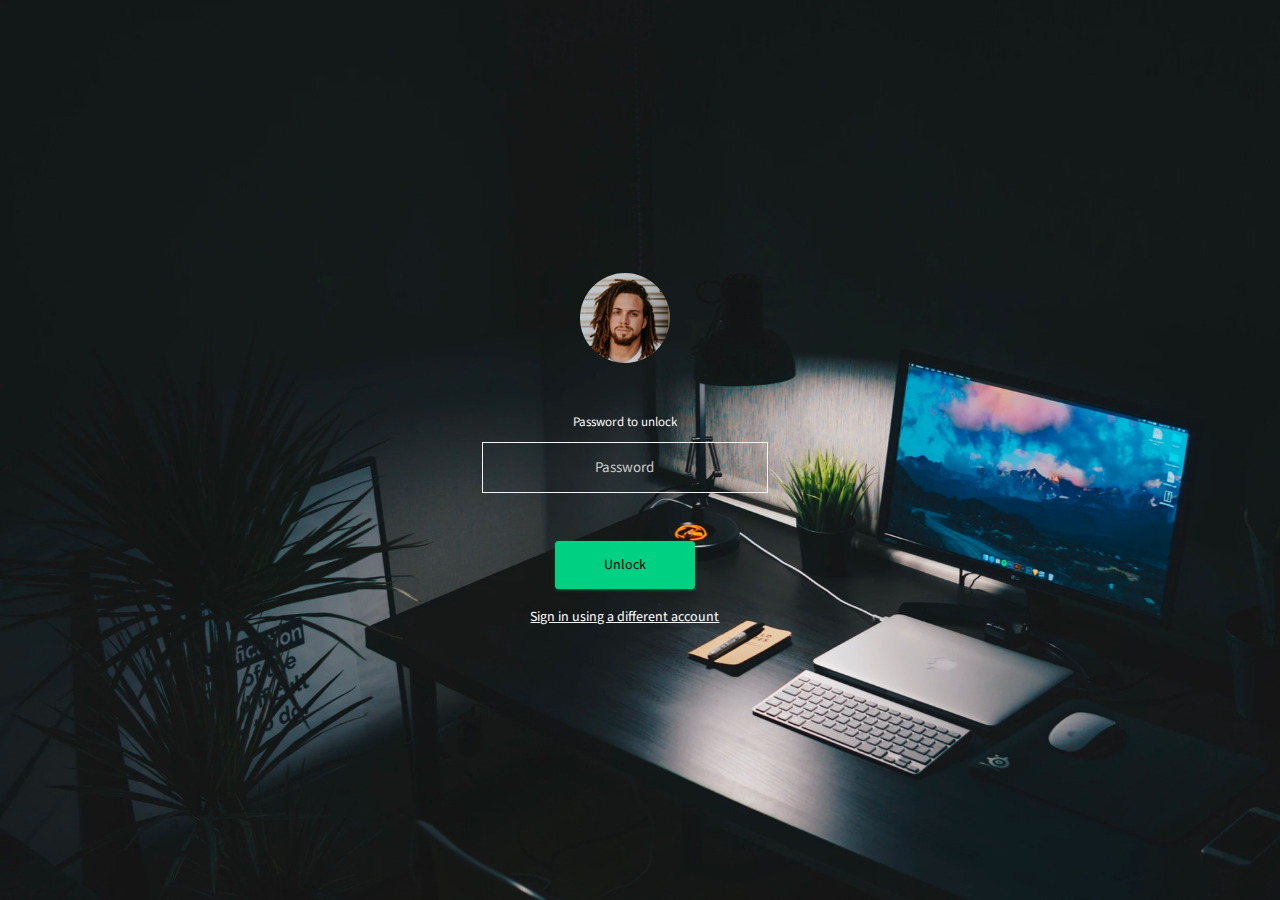
<file: admin/pages/samples/lock-screen.html>
<!DOCTYPE html>
<html lang="en">

<head>
  <!-- Required meta tags -->
  <meta charset="utf-8">
  <meta name="viewport" content="width=device-width, initial-scale=1, shrink-to-fit=no">
  <title>Spica Admin</title>
  <!-- base:css -->
  <link rel="stylesheet" href="../../vendors/mdi/css/materialdesignicons.min.css">
  <link rel="stylesheet" href="../../vendors/css/vendor.bundle.base.css">
  <!-- endinject -->
  <!-- plugin css for this page -->
  <!-- End plugin css for this page -->
  <!-- inject:css -->
  <link rel="stylesheet" href="../../css/style.css">
  <!-- endinject -->
  <link rel="shortcut icon" href="../../images/favicon.png" />
</head>

<body>
  <div class="container-scroller d-flex">
    <div class="container-fluid page-body-wrapper full-page-wrapper d-flex">
      <div class="content-wrapper d-flex align-items-center auth lock-full-bg">
        <div class="row w-100">
          <div class="col-lg-4 mx-auto">
            <div class="auth-form-transparent text-left p-5 text-center">
              <img src="../../images/faces/face13.jpg" class="lock-profile-img" alt="img">
              <form class="pt-5">
                <div class="form-group">
                  <label for="examplePassword1" class="text-light">Password to unlock</label>
                  <input type="password" class="form-control text-center" id="examplePassword1" placeholder="Password">
                </div>
                <div class="mt-5">
                  <a class="btn btn-block btn-success btn-lg font-weight-medium" href="../../index.html">Unlock</a>
                </div>
                <div class="mt-3 text-center">
                  <a href="#" class="auth-link text-white">Sign in using a different account</a>
                </div>
              </form>
            </div>
          </div>
        </div>
      </div>
      <!-- content-wrapper ends -->
    </div>
    <!-- page-body-wrapper ends -->
  </div>
  <!-- container-scroller -->
  <!-- base:js -->
  <script src="../../vendors/js/vendor.bundle.base.js"></script>
  <!-- endinject -->
  <script src="../../js/jquery.cookie.js" type="text/javascript"></script>
  <!-- inject:js -->
  <script src="../../js/off-canvas.js"></script>
  <script src="../../js/hoverable-collapse.js"></script>
  <script src="../../js/template.js"></script>
  <!-- endinject -->
</body>

</html>
</file>
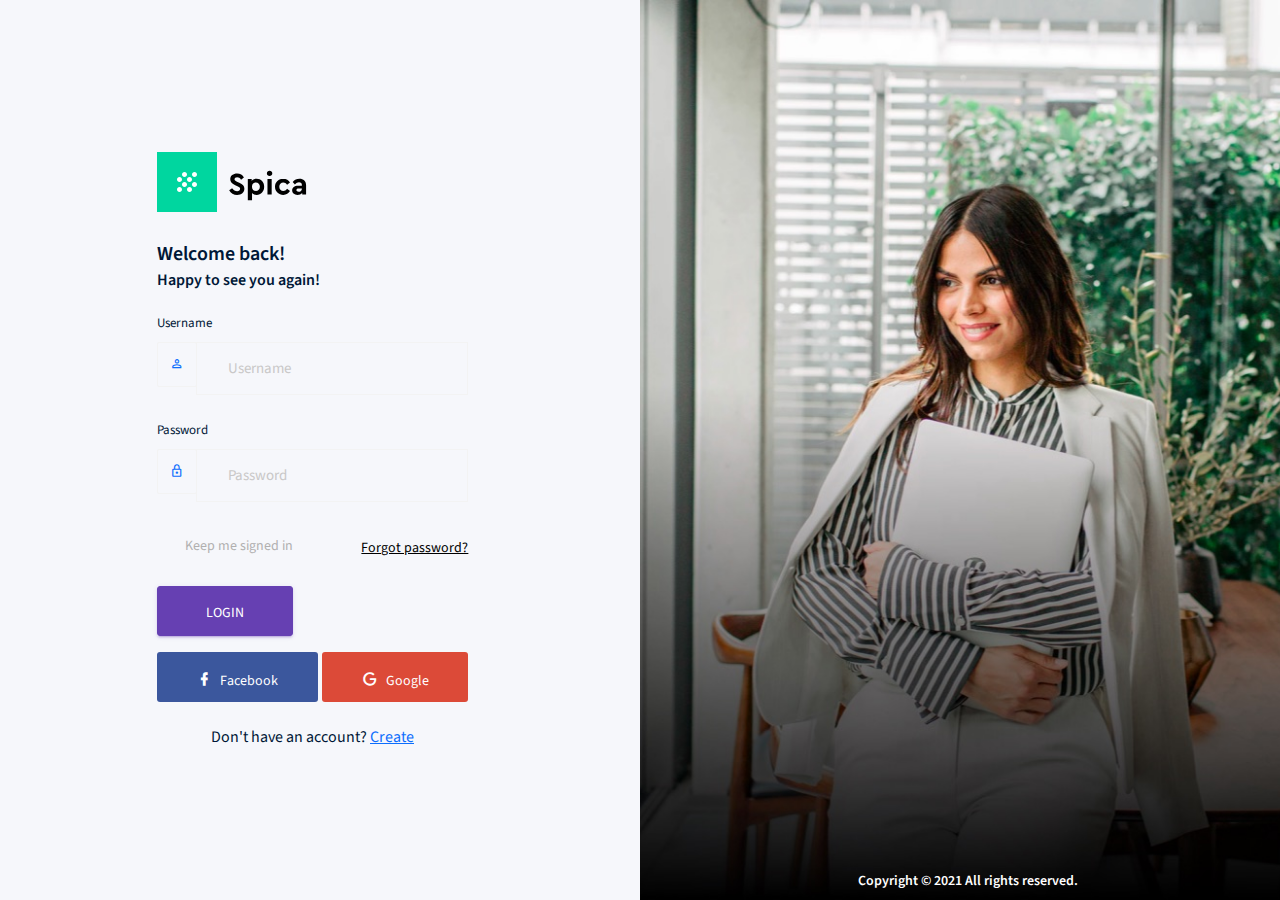
<file: admin/pages/samples/login-2.html>
<!DOCTYPE html>
<html lang="en">

<head>
  <!-- Required meta tags -->
  <meta charset="utf-8">
  <meta name="viewport" content="width=device-width, initial-scale=1, shrink-to-fit=no">
  <title>Spica Admin</title>
  <!-- base:css -->
  <link rel="stylesheet" href="../../vendors/mdi/css/materialdesignicons.min.css">
  <link rel="stylesheet" href="../../vendors/css/vendor.bundle.base.css">
  <!-- endinject -->
  <!-- plugin css for this page -->
  <!-- End plugin css for this page -->
  <!-- inject:css -->
  <link rel="stylesheet" href="../../css/style.css">
  <!-- endinject -->
  <link rel="shortcut icon" href="../../images/favicon.png" />
</head>

<body>
  <div class="container-scroller d-flex">
    <div class="container-fluid page-body-wrapper full-page-wrapper d-flex">
      <div class="content-wrapper d-flex align-items-stretch auth auth-img-bg">
        <div class="row flex-grow">
          <div class="col-lg-6 d-flex align-items-center justify-content-center">
            <div class="auth-form-transparent text-left p-3">
              <div class="brand-logo">
                <img src="../../images/logo-dark.svg" alt="logo">
              </div>
              <h4>Welcome back!</h4>
              <h6 class="font-weight-light">Happy to see you again!</h6>
              <form class="pt-3">
                <div class="form-group">
                  <label for="exampleInputEmail">Username</label>
                  <div class="input-group">
                    <div class="input-group-prepend bg-transparent">
                      <span class="input-group-text bg-transparent border-right-0">
                        <i class="mdi mdi-account-outline text-primary"></i>
                      </span>
                    </div>
                    <input type="text" class="form-control form-control-lg border-left-0" id="exampleInputEmail" placeholder="Username">
                  </div>
                </div>
                <div class="form-group">
                  <label for="exampleInputPassword">Password</label>
                  <div class="input-group">
                    <div class="input-group-prepend bg-transparent">
                      <span class="input-group-text bg-transparent border-right-0">
                        <i class="mdi mdi-lock-outline text-primary"></i>
                      </span>
                    </div>
                    <input type="password" class="form-control form-control-lg border-left-0" id="exampleInputPassword" placeholder="Password">                        
                  </div>
                </div>
                <div class="my-2 d-flex justify-content-between align-items-center">
                  <div class="form-check">
                    <label class="form-check-label text-muted">
                      <input type="checkbox" class="form-check-input">
                      Keep me signed in
                    </label>
                  </div>
                  <a href="#" class="auth-link text-black">Forgot password?</a>
                </div>
                <div class="my-3">
                  <a class="btn btn-block btn-primary btn-lg font-weight-medium auth-form-btn" href="../../index.html">LOGIN</a>
                </div>
                <div class="mb-2 d-flex">
                  <button type="button" class="btn btn-facebook auth-form-btn flex-grow me-1">
                    <i class="mdi mdi-facebook me-2"></i>Facebook
                  </button>
                  <button type="button" class="btn btn-google auth-form-btn flex-grow ml-1">
                    <i class="mdi mdi-google me-2"></i>Google
                  </button>
                </div>
                <div class="text-center mt-4 font-weight-light">
                  Don't have an account? <a href="register-2.html" class="text-primary">Create</a>
                </div>
              </form>
            </div>
          </div>
          <div class="col-lg-6 login-half-bg d-none d-lg-flex flex-row">
            <p class="text-white font-weight-medium text-center flex-grow align-self-end">Copyright &copy; 2021  All rights reserved.</p>
          </div>
        </div>
      </div>
      <!-- content-wrapper ends -->
    </div>
    <!-- page-body-wrapper ends -->
  </div>
  <!-- container-scroller -->
  <!-- base:js -->
  <script src="../../vendors/js/vendor.bundle.base.js"></script>
  <!-- endinject -->
  <script src="../../js/jquery.cookie.js" type="text/javascript"></script>
  <!-- inject:js -->
  <script src="../../js/off-canvas.js"></script>
  <script src="../../js/hoverable-collapse.js"></script>
  <script src="../../js/template.js"></script>
  <!-- endinject -->
</body>

</html>
</file>
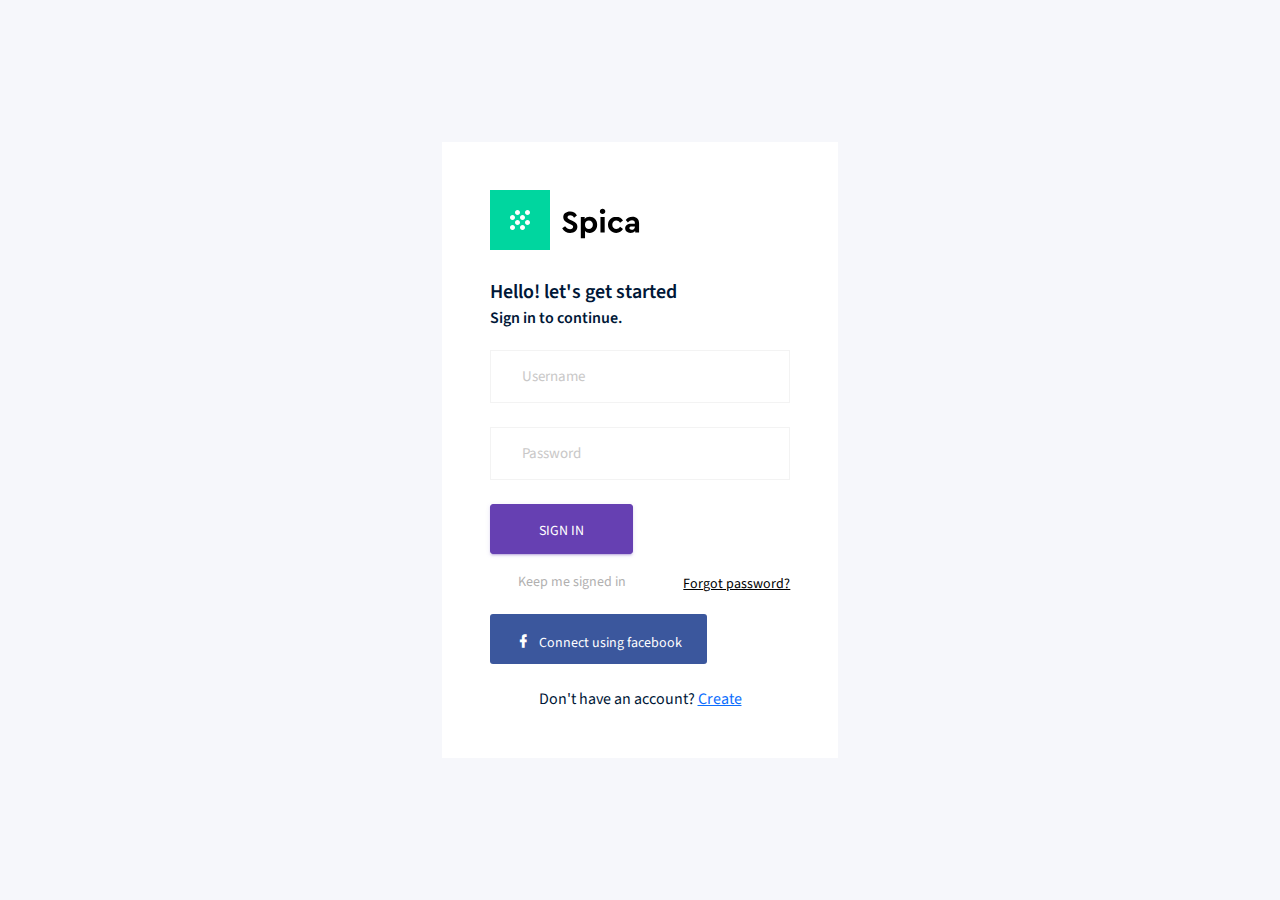
<file: admin/pages/samples/login.html>
<!DOCTYPE html>
<html lang="en">

<head>
  <!-- Required meta tags -->
  <meta charset="utf-8">
  <meta name="viewport" content="width=device-width, initial-scale=1, shrink-to-fit=no">
  <title>Spica Admin</title>
  <!-- base:css -->
  <link rel="stylesheet" href="../../vendors/mdi/css/materialdesignicons.min.css">
  <link rel="stylesheet" href="../../vendors/css/vendor.bundle.base.css">
  <!-- endinject -->
  <!-- plugin css for this page -->
  <!-- End plugin css for this page -->
  <!-- inject:css -->
  <link rel="stylesheet" href="../../css/style.css">
  <!-- endinject -->
  <link rel="shortcut icon" href="../../images/favicon.png" />
</head>

<body>
  <div class="container-scroller d-flex">
    <div class="container-fluid page-body-wrapper full-page-wrapper d-flex">
      <div class="content-wrapper d-flex align-items-center auth px-0">
        <div class="row w-100 mx-0">
          <div class="col-lg-4 mx-auto">
            <div class="auth-form-light text-left py-5 px-4 px-sm-5">
              <div class="brand-logo">
                <img src="../../images/logo-dark.svg" alt="logo">
              </div>
              <h4>Hello! let's get started</h4>
              <h6 class="font-weight-light">Sign in to continue.</h6>
              <form class="pt-3">
                <div class="form-group">
                  <input type="email" class="form-control form-control-lg" id="exampleInputEmail1" placeholder="Username">
                </div>
                <div class="form-group">
                  <input type="password" class="form-control form-control-lg" id="exampleInputPassword1" placeholder="Password">
                </div>
                <div class="mt-3">
                  <a class="btn btn-block btn-primary btn-lg font-weight-medium auth-form-btn" href="../../index.html">SIGN IN</a>
                </div>
                <div class="my-2 d-flex justify-content-between align-items-center">
                  <div class="form-check">
                    <label class="form-check-label text-muted">
                      <input type="checkbox" class="form-check-input">
                      Keep me signed in
                    </label>
                  </div>
                  <a href="#" class="auth-link text-black">Forgot password?</a>
                </div>
                <div class="mb-2">
                  <button type="button" class="btn btn-block btn-facebook auth-form-btn">
                    <i class="mdi mdi-facebook me-2"></i>Connect using facebook
                  </button>
                </div>
                <div class="text-center mt-4 font-weight-light">
                  Don't have an account? <a href="register.html" class="text-primary">Create</a>
                </div>
              </form>
            </div>
          </div>
        </div>
      </div>
      <!-- content-wrapper ends -->
    </div>
    <!-- page-body-wrapper ends -->
  </div>
  <!-- container-scroller -->
  <!-- base:js -->
  <script src="../../vendors/js/vendor.bundle.base.js"></script>
  <!-- endinject -->
  <script src="../../js/jquery.cookie.js" type="text/javascript"></script>
  <!-- inject:js -->
  <script src="../../js/off-canvas.js"></script>
  <script src="../../js/hoverable-collapse.js"></script>
  <script src="../../js/template.js"></script>
  <!-- endinject -->
</body>

</html>
</file>
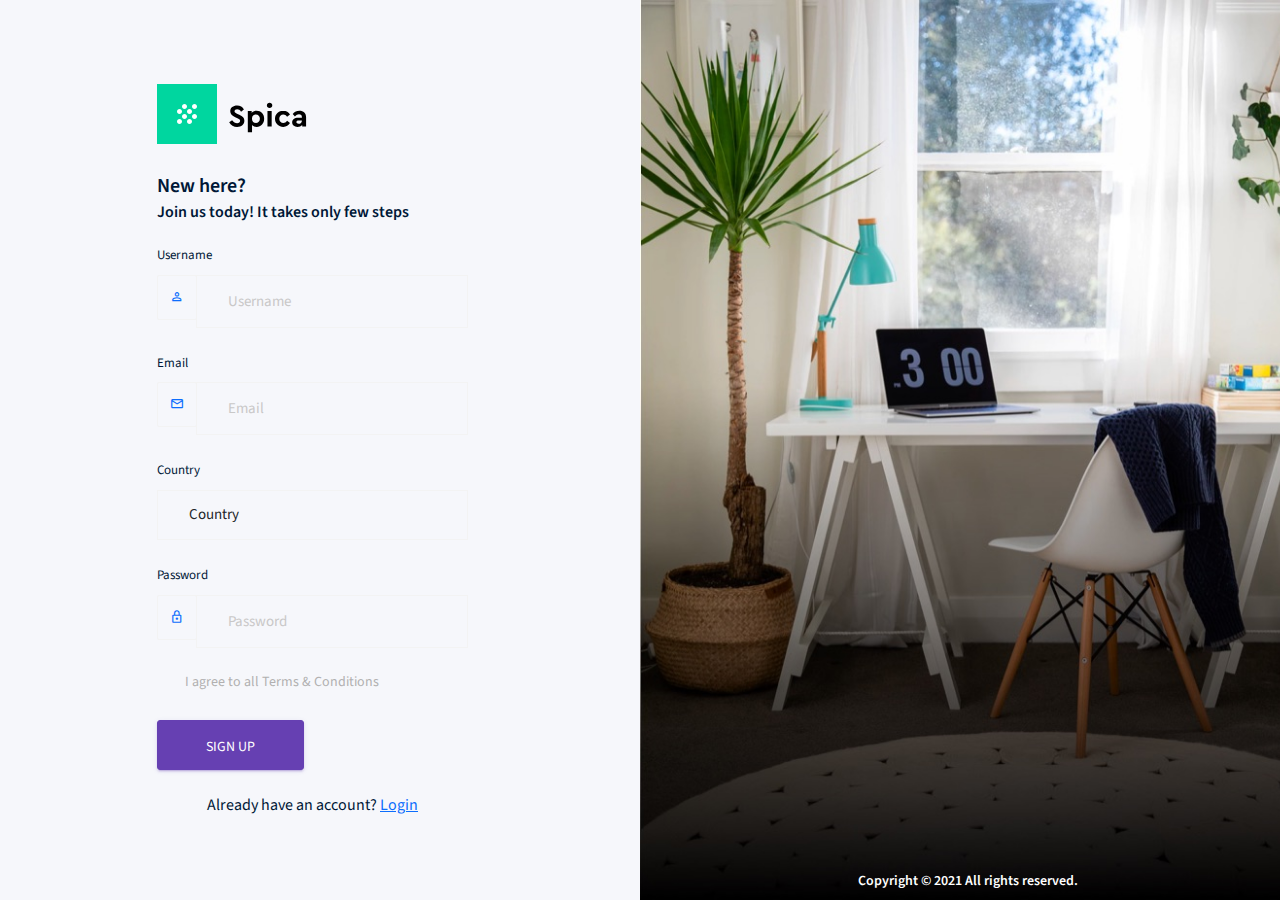
<file: admin/pages/samples/register-2.html>
<!DOCTYPE html>
<html lang="en">

<head>
  <!-- Required meta tags -->
  <meta charset="utf-8">
  <meta name="viewport" content="width=device-width, initial-scale=1, shrink-to-fit=no">
  <title>Spica Admin</title>
  <!-- base:css -->
  <link rel="stylesheet" href="../../vendors/mdi/css/materialdesignicons.min.css">
  <link rel="stylesheet" href="../../vendors/css/vendor.bundle.base.css">
  <!-- endinject -->
  <!-- plugin css for this page -->
  <!-- End plugin css for this page -->
  <!-- inject:css -->
  <link rel="stylesheet" href="../../css/style.css">
  <!-- endinject -->
  <link rel="shortcut icon" href="../../images/favicon.png" />
</head>

<body>
  <div class="container-scroller d-flex">
    <div class="container-fluid page-body-wrapper full-page-wrapper d-flex">
      <div class="content-wrapper d-flex align-items-stretch auth auth-img-bg">
        <div class="row flex-grow">
          <div class="col-lg-6 d-flex align-items-center justify-content-center">
            <div class="auth-form-transparent text-left p-3">
              <div class="brand-logo">
                <img src="../../images/logo-dark.svg" alt="logo">
              </div>
              <h4>New here?</h4>
              <h6 class="font-weight-light">Join us today! It takes only few steps</h6>
              <form class="pt-3">
                <div class="form-group">
                  <label>Username</label>
                  <div class="input-group">
                    <div class="input-group-prepend bg-transparent">
                      <span class="input-group-text bg-transparent border-right-0">
                        <i class="mdi mdi-account-outline text-primary"></i>
                      </span>
                    </div>
                    <input type="text" class="form-control form-control-lg border-left-0" placeholder="Username">
                  </div>
                </div>
                <div class="form-group">
                  <label>Email</label>
                  <div class="input-group">
                    <div class="input-group-prepend bg-transparent">
                      <span class="input-group-text bg-transparent border-right-0">
                        <i class="mdi mdi-email-outline text-primary"></i>
                      </span>
                    </div>
                    <input type="email" class="form-control form-control-lg border-left-0" placeholder="Email">
                  </div>
                </div>
                <div class="form-group">
                  <label>Country</label>
                  <select class="form-control form-control-lg" id="exampleFormControlSelect2">
                    <option>Country</option>
                    <option>United States of America</option>
                    <option>United Kingdom</option>
                    <option>India</option>
                    <option>Germany</option>
                    <option>Argentina</option>
                  </select>
                </div>
                <div class="form-group">
                  <label>Password</label>
                  <div class="input-group">
                    <div class="input-group-prepend bg-transparent">
                      <span class="input-group-text bg-transparent border-right-0">
                        <i class="mdi mdi-lock-outline text-primary"></i>
                      </span>
                    </div>
                    <input type="password" class="form-control form-control-lg border-left-0" id="exampleInputPassword" placeholder="Password">                        
                  </div>
                </div>
                <div class="mb-4">
                  <div class="form-check">
                    <label class="form-check-label text-muted">
                      <input type="checkbox" class="form-check-input">
                      I agree to all Terms & Conditions
                    </label>
                  </div>
                </div>
                <div class="mt-3">
                  <a class="btn btn-block btn-primary btn-lg font-weight-medium auth-form-btn" href="../../index.html">SIGN UP</a>
                </div>
                <div class="text-center mt-4 font-weight-light">
                  Already have an account? <a href="login.html" class="text-primary">Login</a>
                </div>
              </form>
            </div>
          </div>
          <div class="col-lg-6 register-half-bg d-none d-lg-flex flex-row">
            <p class="text-white font-weight-medium text-center flex-grow align-self-end">Copyright &copy; 2021  All rights reserved.</p>
          </div>
        </div>
      </div>
      <!-- content-wrapper ends -->
    </div>
    <!-- page-body-wrapper ends -->
  </div>
  <!-- container-scroller -->
  <!-- base:js -->
  <script src="../../vendors/js/vendor.bundle.base.js"></script>
  <!-- endinject -->
  <script src="../../js/jquery.cookie.js" type="text/javascript"></script>
  <!-- inject:js -->
  <script src="../../js/off-canvas.js"></script>
  <script src="../../js/hoverable-collapse.js"></script>
  <script src="../../js/template.js"></script>
  <!-- endinject -->
</body>

</html>
</file>
<file: admin/vendors/css/vendor.bundle.base.css>
/*
 * Container style
 */
.ps {
  overflow: hidden !important;
  overflow-anchor: none;
  -ms-overflow-style: none;
  touch-action: auto;
  -ms-touch-action: auto;
}

/*
 * Scrollbar rail styles
 */
.ps__rail-x {
  display: none;
  opacity: 0;
  transition: background-color .2s linear, opacity .2s linear;
  -webkit-transition: background-color .2s linear, opacity .2s linear;
  height: 15px;
  /* there must be 'bottom' or 'top' for ps__rail-x */
  bottom: 0px;
  /* please don't change 'position' */
  position: absolute;
}

.ps__rail-y {
  display: none;
  opacity: 0;
  transition: background-color .2s linear, opacity .2s linear;
  -webkit-transition: background-color .2s linear, opacity .2s linear;
  width: 15px;
  /* there must be 'right' or 'left' for ps__rail-y */
  right: 0;
  /* please don't change 'position' */
  position: absolute;
}

.ps--active-x > .ps__rail-x,
.ps--active-y > .ps__rail-y {
  display: block;
  background-color: transparent;
}

.ps:hover > .ps__rail-x,
.ps:hover > .ps__rail-y,
.ps--focus > .ps__rail-x,
.ps--focus > .ps__rail-y,
.ps--scrolling-x > .ps__rail-x,
.ps--scrolling-y > .ps__rail-y {
  opacity: 0.6;
}

.ps__rail-x:hover,
.ps__rail-y:hover,
.ps__rail-x:focus,
.ps__rail-y:focus {
  background-color: #eee;
  opacity: 0.9;
}

/*
 * Scrollbar thumb styles
 */
.ps__thumb-x {
  background-color: #aaa;
  border-radius: 6px;
  transition: background-color .2s linear, height .2s ease-in-out;
  -webkit-transition: background-color .2s linear, height .2s ease-in-out;
  height: 6px;
  /* there must be 'bottom' for ps__thumb-x */
  bottom: 2px;
  /* please don't change 'position' */
  position: absolute;
}

.ps__thumb-y {
  background-color: #aaa;
  border-radius: 6px;
  transition: background-color .2s linear, width .2s ease-in-out;
  -webkit-transition: background-color .2s linear, width .2s ease-in-out;
  width: 6px;
  /* there must be 'right' for ps__thumb-y */
  right: 2px;
  /* please don't change 'position' */
  position: absolute;
}

.ps__rail-x:hover > .ps__thumb-x,
.ps__rail-x:focus > .ps__thumb-x {
  background-color: #999;
  height: 11px;
}

.ps__rail-y:hover > .ps__thumb-y,
.ps__rail-y:focus > .ps__thumb-y {
  background-color: #999;
  width: 11px;
}

/* MS supports */
@supports (-ms-overflow-style: none) {
  .ps {
    overflow: auto !important;
  }
}

@media screen and (-ms-high-contrast: active), (-ms-high-contrast: none) {
  .ps {
    overflow: auto !important;
  }
}
</file>
